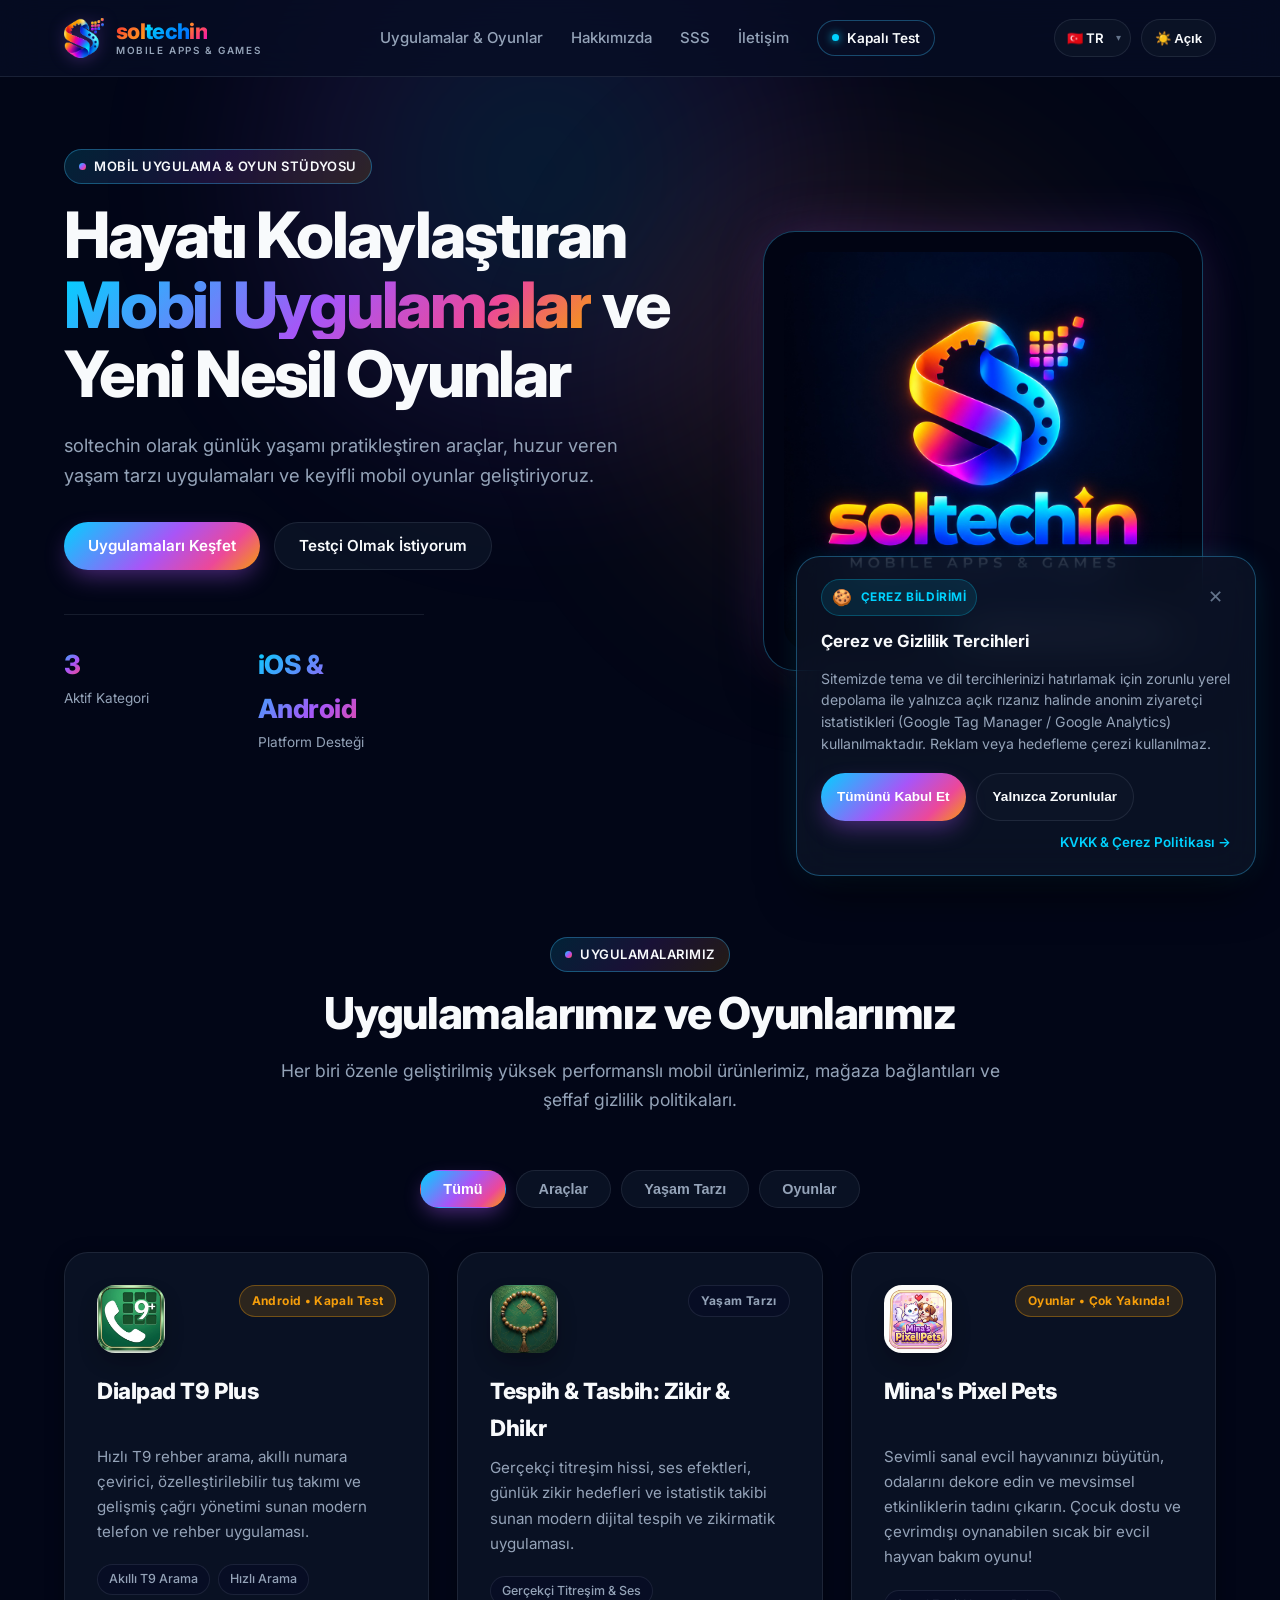
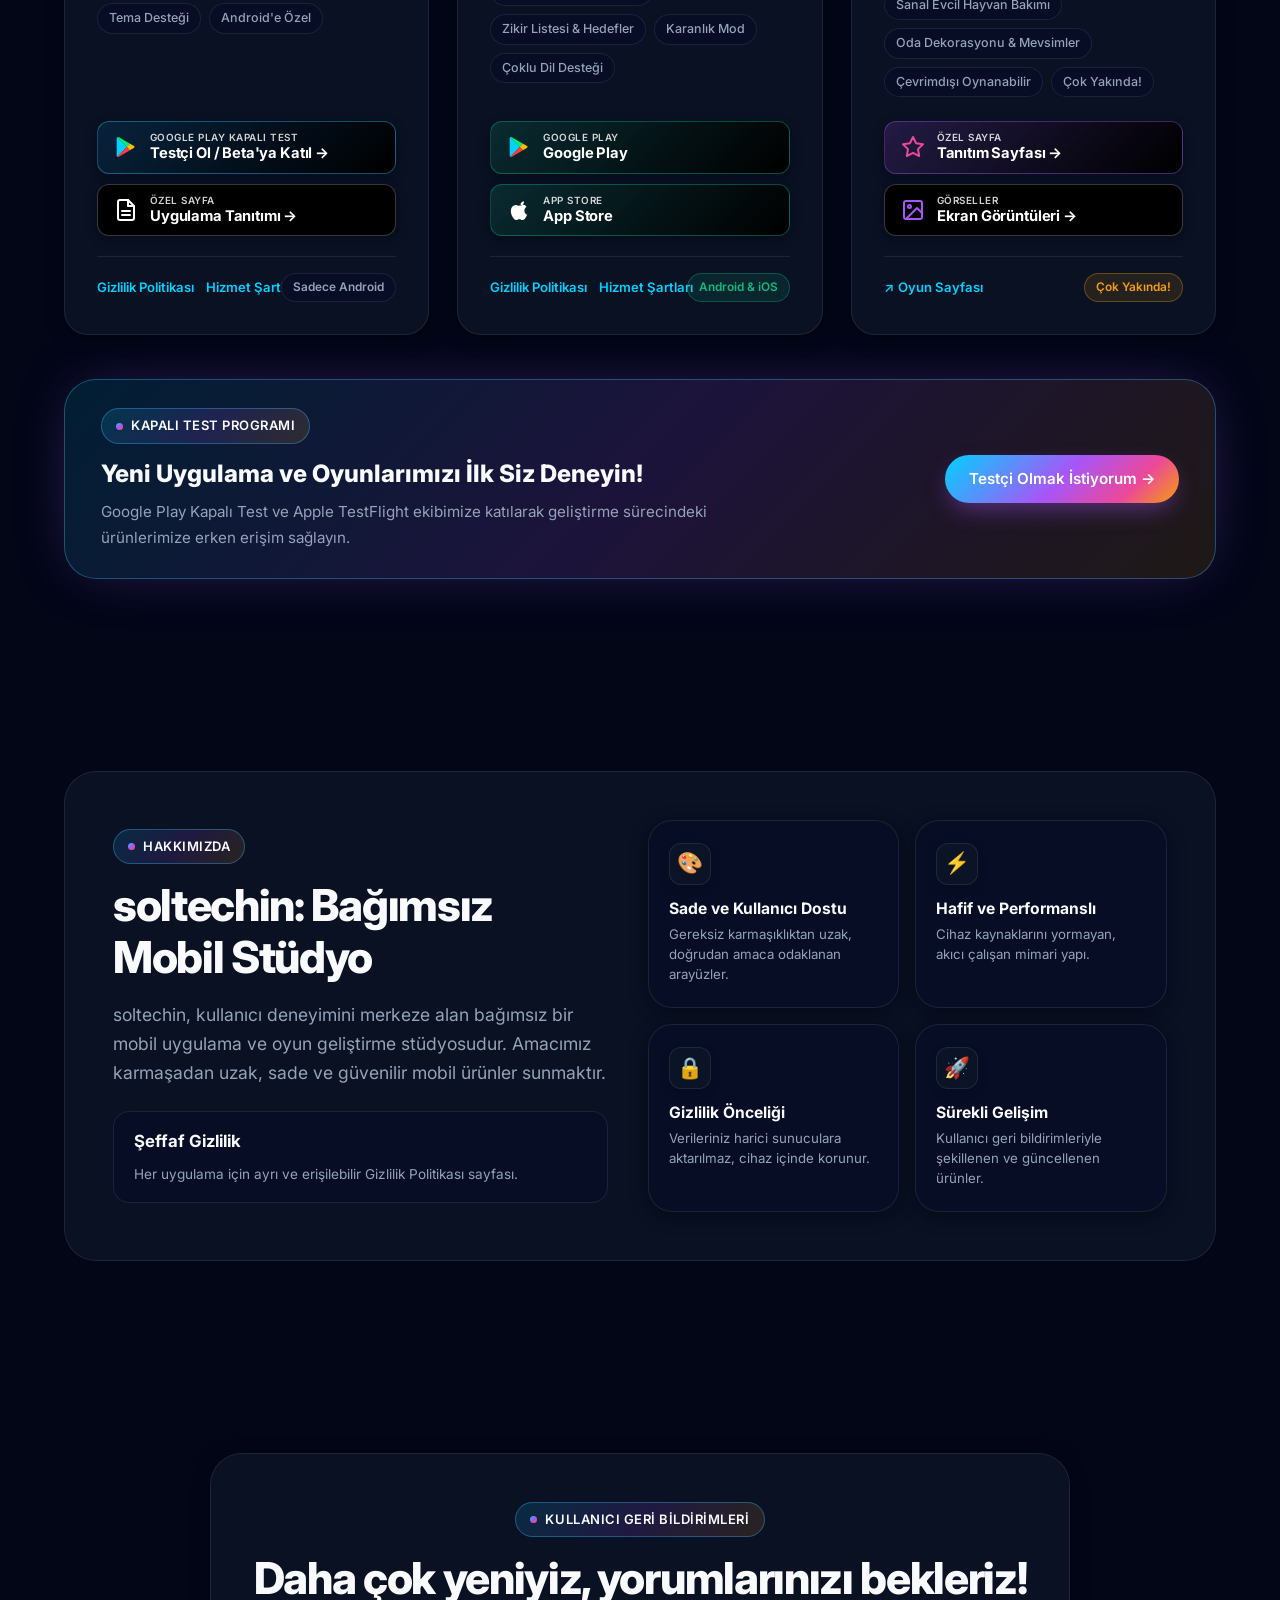
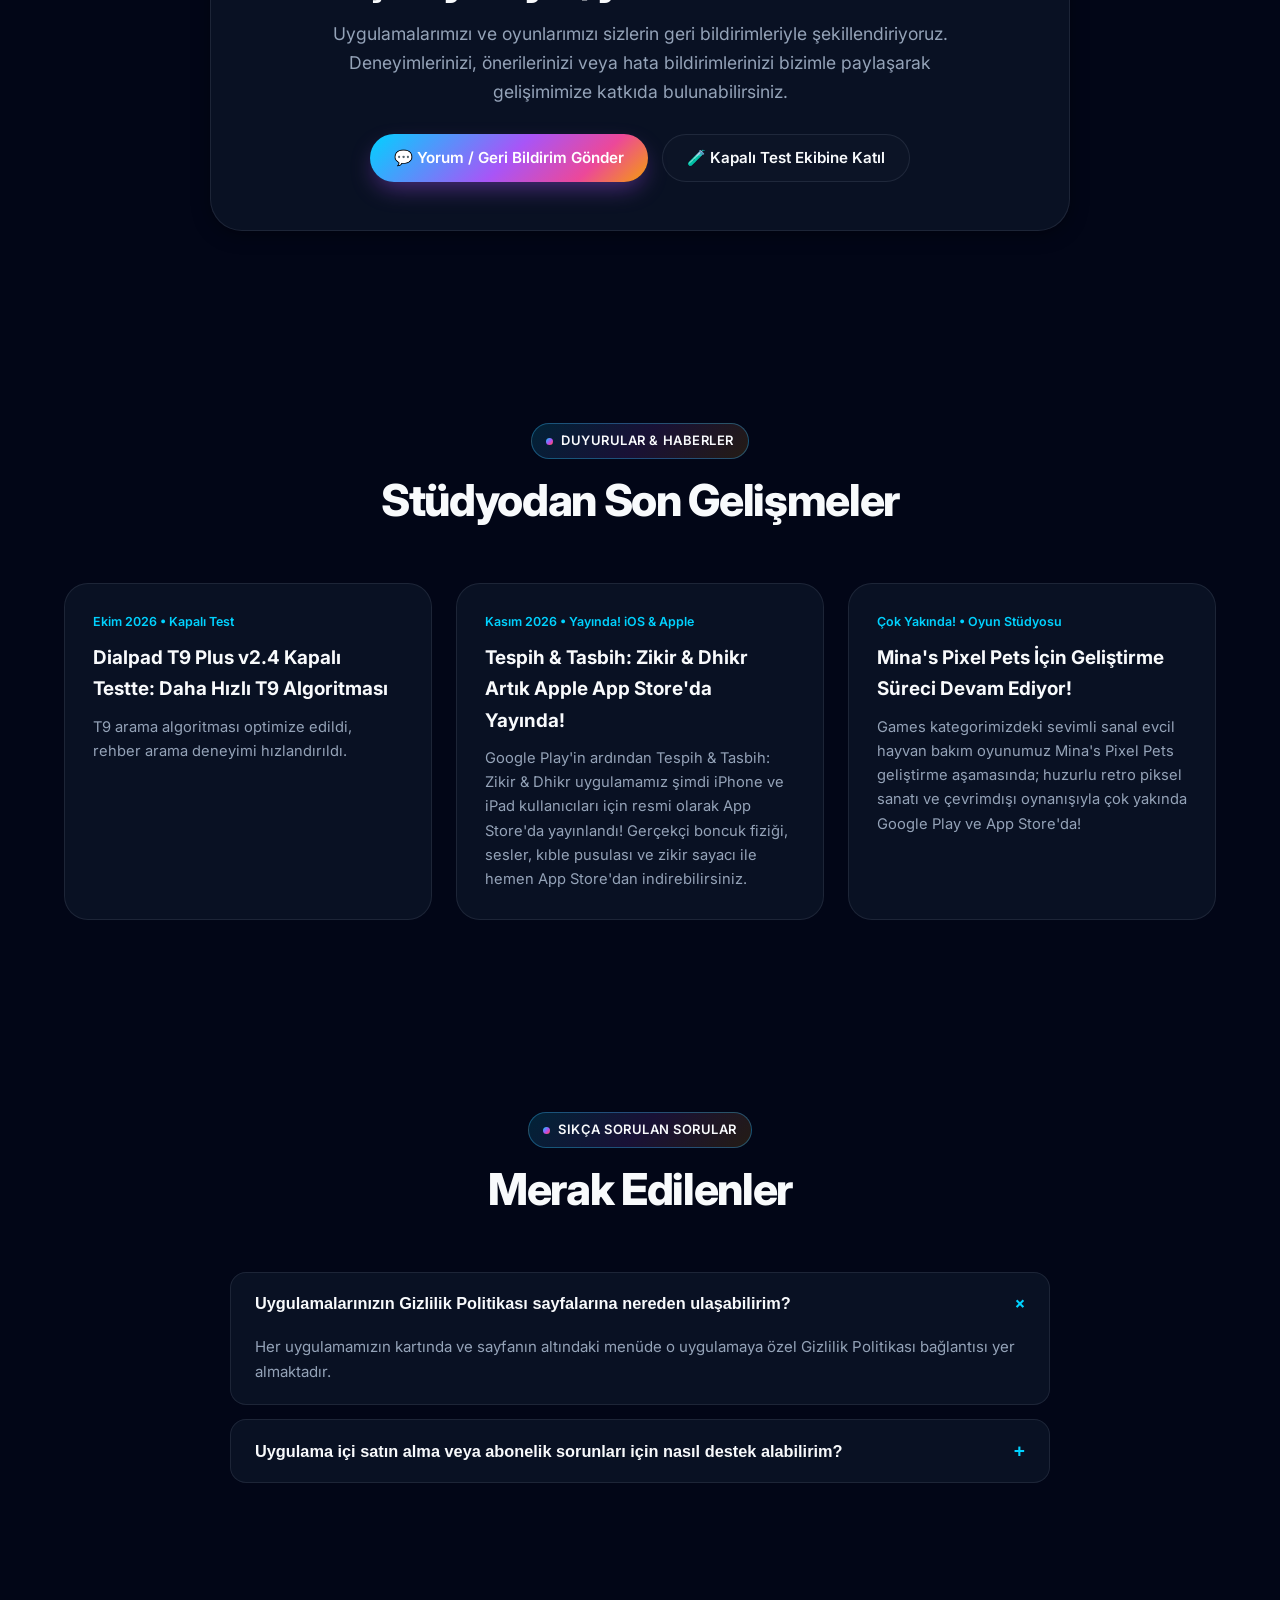
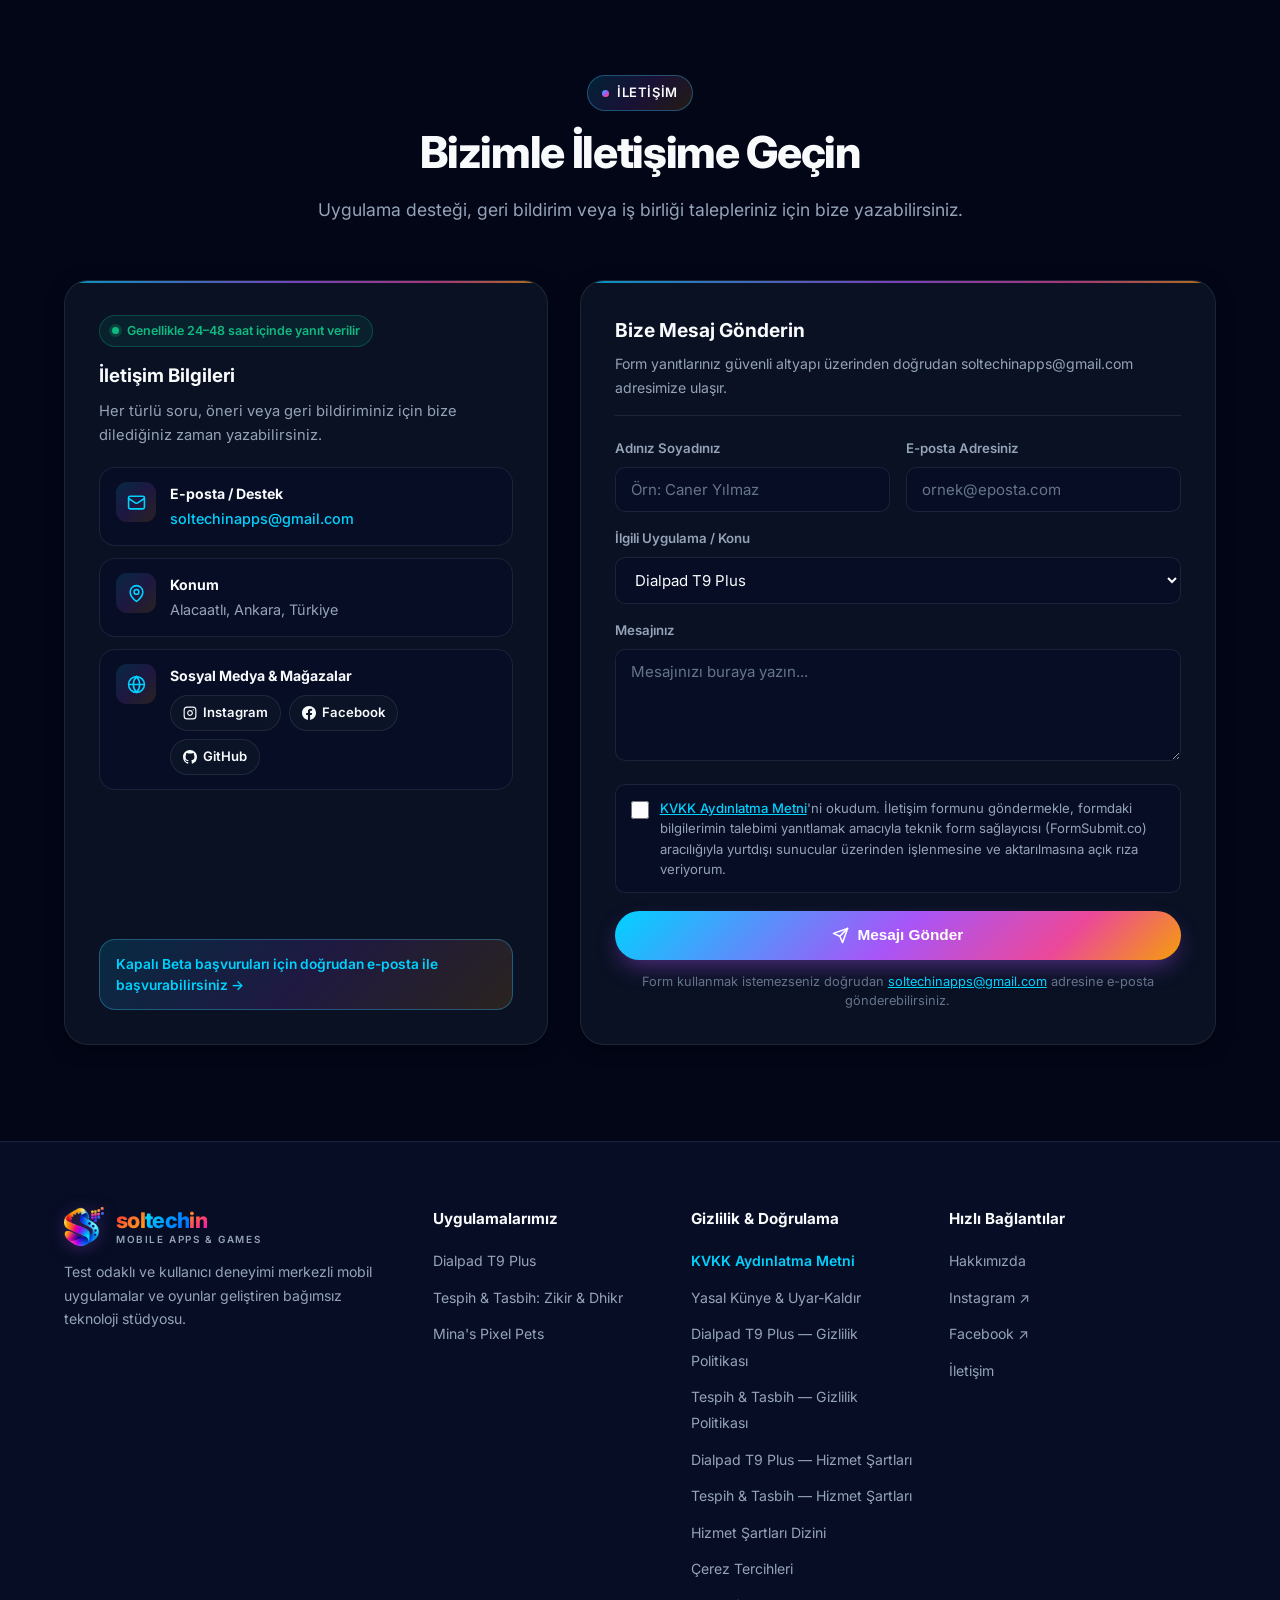
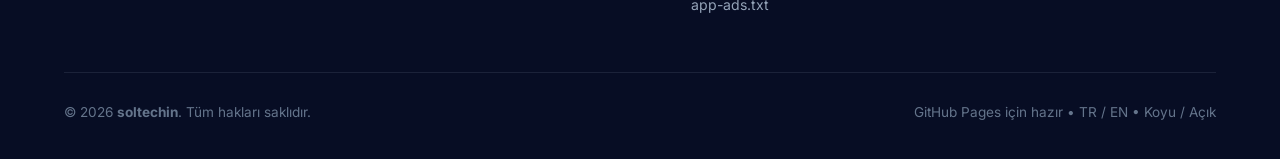
<file: index.html>
<!DOCTYPE html>
<html lang="tr" data-theme="dark">
<head>
  <!-- Google Consent Mode v2 + Google Tag Manager -->
  <script>
    window.dataLayer = window.dataLayer || [];
    function gtag(){dataLayer.push(arguments);}
    (function() {
      var analyticsGranted = false;
      try {
        analyticsGranted = localStorage.getItem('soltechin_cookie_consent') === 'all';
      } catch (e) {}
      gtag('consent', 'default', {
        'ad_storage': 'denied',
        'ad_user_data': 'denied',
        'ad_personalization': 'denied',
        'analytics_storage': analyticsGranted ? 'granted' : 'denied',
        'wait_for_update': 500
      });
    })();
    gtag('js', new Date());
  </script>
  <script async src="https://www.googletagmanager.com/gtm.js?id=GTM-N96SBWG2"></script>
  <meta name="google-site-verification" content="Hm6sdgpVbzs0E8lmsZ9-DydbkFanm_SZz1u7_OBSzvU" />
  <meta charset="UTF-8" />
  <meta name="viewport" content="width=device-width, initial-scale=1.0" />
  <title>soltechin — Mobile Apps & Games</title>
  <meta name="description" content="soltechin — Mobile Apps & Games Studio. Creators of Dialpad T9 Plus, Tespih & Tasbih: Zikir & Dhikr, and upcoming mobile games." />
  <link rel="icon" type="image/png" href="assets/img/favicon.png" />
  <link rel="preconnect" href="https://fonts.googleapis.com" />
  <link rel="preconnect" href="https://fonts.gstatic.com" crossorigin />
  <link href="https://fonts.googleapis.com/css2?family=Inter:wght@400;500;600;700;800&display=swap" rel="stylesheet" />
  <link rel="stylesheet" href="assets/css/style.css?v=11" />
</head>
<body>
  <div class="ambient-glow"></div>

  <!-- ==================== NAVBAR ==================== -->
  <header class="navbar">
    <div class="container navbar-inner">
      <a href="index.html" class="brand-logo">
        <img src="assets/img/logo-icon.png" alt="soltechin Logo" />
        <div class="brand-wordmark">
          <div class="brand-name"><span class="brand-sol">sol</span><span class="brand-tech">tech</span><span class="brand-in">in</span></div>
          <div class="brand-tagline">MOBILE APPS &amp; GAMES</div>
        </div>
      </a>

      <nav class="nav-links" id="navLinks">
        <a href="#apps" data-i18n="nav.apps">Uygulamalar &amp; Oyunlar</a>
        <a href="#about" data-i18n="nav.about">Hakkımızda</a>
        <a href="#faq" data-i18n="nav.faq">SSS</a>
        <a href="#contact" data-i18n="nav.contact">İletişim</a>
        <a href="beta-test.html" class="nav-beta-link">
          <span class="beta-dot"></span>
          <span data-i18n="nav.beta">Kapalı Test</span>
        </a>
      </nav>

      <div class="nav-actions">
        <div class="lang-select-wrapper">
          <select id="langSelect" class="lang-select" aria-label="Dil / Language">
            <option value="tr">🇹🇷 TR</option>
            <option value="en">🇬🇧 EN</option>
          </select>
          <span class="lang-select-arrow" aria-hidden="true">▾</span>
        </div>
        <button class="control-btn" id="themeToggle" aria-label="Açık Temaya Geç" title="Açık Tema">☀️ Açık</button>
        <button class="mobile-menu-btn" id="mobileMenuBtn" aria-label="Menu">☰</button>
      </div>
    </div>
  </header>

  <!-- ==================== HERO ==================== -->
  <section class="hero">
    <div class="container hero-grid">
      <div>
        <div class="section-badge">
          <span class="dot"></span>
          <span data-i18n="hero.badge">MOBILE APPS &amp; GAMES STUDIO</span>
        </div>
        <h1 class="hero-title">
          <span data-i18n="hero.title.1">Hayatı Kolaylaştıran </span>
          <span class="gradient-text" data-i18n="hero.title.gradient">Mobil Uygulamalar</span>
          <span data-i18n="hero.title.2"> ve Yeni Nesil Oyunlar</span>
        </h1>
        <p class="hero-desc" data-i18n="hero.desc">
          soltechin olarak günlük yaşamı pratikleştiren araçlar, huzur veren yaşam tarzı uygulamaları ve keyifli mobil oyunlar geliştiriyoruz.
        </p>
        <div class="hero-cta">
          <a href="#apps" class="btn btn-primary" data-i18n="hero.cta.explore">Uygulamaları Keşfet</a>
          <a href="beta-test.html" class="btn btn-secondary" data-i18n="hero.cta.beta">Testçi Olmak İstiyorum</a>
        </div>

        <div class="hero-stats">
          <div class="stat-item">
            <h4 class="gradient-text">3</h4>
            <p data-i18n="hero.stat.1">Aktif Kategori</p>
          </div>
          <div class="stat-item">
            <h4 class="gradient-text">iOS &amp; Android</h4>
            <p data-i18n="hero.stat.2">Platform Desteği</p>
          </div>
        </div>
      </div>

      <div class="hero-visual">
        <div class="logo-showcase-card">
          <img
            id="heroLogoImg"
            data-asset-prefix=""
            src="assets/img/logo-dark.jpg"
            alt="soltechin — Mobile Apps & Games"
          />
          <div class="floating-pill">
            <span class="status-dot"></span>
            <span data-i18n="hero.pill">Google Play &amp; App Store'da Canlı</span>
          </div>
        </div>
      </div>
    </div>
  </section>

  <!-- ==================== APPS SHOWCASE ==================== -->
  <section id="apps">
    <div class="container">
      <div class="section-header">
        <div class="section-badge">
          <span class="dot"></span>
          <span data-i18n="apps.badge">PORTFOLYOMUZ</span>
        </div>
        <h2 class="section-title" data-i18n="apps.title">Uygulamalarımız ve Oyunlarımız</h2>
        <p class="section-subtitle" data-i18n="apps.subtitle">
          Her biri özenle geliştirilmiş yüksek performanslı mobil ürünlerimiz, mağaza bağlantıları ve şeffaf gizlilik politikaları.
        </p>
      </div>

      <!-- Category Filter Tabs -->
      <div class="category-tabs">
        <button class="tab-btn active" data-filter="all" data-i18n="apps.tab.all">Tümü</button>
        <button class="tab-btn" data-filter="utilities" data-i18n="apps.tab.utilities">Araçlar</button>
        <button class="tab-btn" data-filter="lifestyle" data-i18n="apps.tab.lifestyle">Yaşam Tarzı</button>
        <button class="tab-btn" data-filter="games" data-i18n="apps.tab.games">Oyunlar</button>
      </div>

      <!-- Apps Grid -->
      <div class="apps-grid">
        <!-- 1. Utilities: Dialpad T9 Plus (Android Only - Closed Beta) -->
        <article class="app-card" data-category="utilities">
          <div>
            <div class="app-card-top">
              <a href="apps/dialpad-t9-plus/index.html" class="app-icon-box" title="Dialpad T9 Plus">
                <img src="assets/img/icon-dialpad.png" alt="Dialpad T9 Plus Logo" width="64" height="64" />
              </a>
              <span class="app-category-tag coming-soon" data-i18n="app.dialpad.tag">Android • Kapalı Test</span>
            </div>
            <h3 class="app-title"><a href="apps/dialpad-t9-plus/index.html" style="color: inherit; text-decoration: none;">Dialpad T9 Plus</a></h3>
            <p class="app-desc" data-i18n="app.dialpad.desc">
              Hızlı T9 rehber arama, akıllı numara çevirici, özelleştirilebilir tuş takımı ve gelişmiş çağrı yönetimi sunan modern telefon/rehber uygulaması.
            </p>
            <div class="app-features-list">
              <span class="feature-chip" data-i18n="app.dialpad.f1">Akıllı T9 Arama</span>
              <span class="feature-chip" data-i18n="app.dialpad.f2">Hızlı Arama</span>
              <span class="feature-chip" data-i18n="app.dialpad.f3">Tema Desteği</span>
              <span class="feature-chip" data-i18n="app.dialpad.f4">Android'e Özel</span>
            </div>
          </div>

          <div>
            <div class="store-buttons">
              <a href="beta-test.html?app=dialpad&platform=android" class="store-badge badge-accent-cyan">
                <svg viewBox="0 0 24 24" aria-hidden="true">
                  <path fill="#00d2ff" d="M3.2 2.2c-.3.3-.5.8-.5 1.4v16.8c0 .6.2 1.1.5 1.4l.1.1L12.7 12v-.2L3.2 2.2z"/>
                  <path fill="#ffbc00" d="M15.9 15.3L12.7 12v-.2l3.2-3.2.1.1 3.7 2.1c1.1.6 1.1 1.6 0 2.2l-3.8 2.3z"/>
                  <path fill="#ff3a44" d="M16 15.2L12.7 12 3.2 21.8c.4.4 1 .4 1.7 0l11.1-6.6z"/>
                  <path fill="#00f076" d="M16 8.8L4.9 2.2c-.7-.4-1.3-.4-1.7 0L12.7 12 16 8.8z"/>
                </svg>
                <div class="store-badge-text">
                  <span class="store-badge-sub" data-i18n="app.dialpad.beta_sub">GOOGLE PLAY KAPALI TEST</span>
                  <span class="store-badge-main" data-i18n="app.dialpad.beta_main">Testçi Ol / Beta'ya Katıl →</span>
                </div>
              </a>
              <a href="apps/dialpad-t9-plus/index.html" class="store-badge">
                <svg width="22" height="22" viewBox="0 0 24 24" fill="none" stroke="currentColor" stroke-width="2" stroke-linecap="round" stroke-linejoin="round" aria-hidden="true">
                  <path d="M14 2H6a2 2 0 0 0-2 2v16a2 2 0 0 0 2 2h12a2 2 0 0 0 2-2V8z"></path>
                  <polyline points="14 2 14 8 20 8"></polyline>
                  <line x1="16" y1="13" x2="8" y2="13"></line>
                  <line x1="16" y1="17" x2="8" y2="17"></line>
                </svg>
                <div class="store-badge-text">
                  <span class="store-badge-sub" data-i18n="app.dialpad.details_sub">ÖZEL SAYFA</span>
                  <span class="store-badge-main" data-i18n="app.dialpad.details_main">Uygulama Tanıtımı →</span>
                </div>
              </a>
            </div>
            <div class="app-card-footer">
              <div class="app-meta-links">
                <a href="https://soltechin.github.io/privacy-policies/dialt9plus/">
                  <span data-i18n="app.link.privacy">Gizlilik Politikası</span>
                </a>
                <a href="terms/dialpad-t9-plus/index.html">
                  <span data-i18n="app.link.terms">Hizmet Şartları</span>
                </a>
              </div>
              <span class="bundle-badge badge-cyan" data-i18n="app.dialpad.badge">Sadece Android</span>
            </div>
          </div>
        </article>

        <!-- 2. Lifestyle: Tespih & Tasbih: Zikir & Dhikr (Google Play Live, Apple App Store Live) -->
        <article class="app-card" data-category="lifestyle">
          <div>
            <div class="app-card-top">
              <a href="apps/tespih-tasbih/index.html" class="app-icon-box" title="Tespih &amp; Tasbih">
                <img src="assets/img/icon-tespih.png" alt="Tespih &amp; Tasbih: Zikir &amp; Dhikr Logo" width="64" height="64" />
              </a>
              <span class="app-category-tag" data-i18n="app.tespih.cat">Yaşam Tarzı</span>
            </div>
            <h3 class="app-title"><a href="apps/tespih-tasbih/index.html" style="color: inherit; text-decoration: none;">Tespih &amp; Tasbih: Zikir &amp; Dhikr</a></h3>
            <p class="app-desc" data-i18n="app.tespih.desc">
              Gerçekçi titreşim hissi, ses efektleri, günlük zikir hedefleri ve istatistik takibi sunan modern dijital tespih ve zikirmatik uygulaması.
            </p>
            <div class="app-features-list">
              <span class="feature-chip" data-i18n="app.tespih.f1">Gerçekçi Titreşim &amp; Ses</span>
              <span class="feature-chip" data-i18n="app.tespih.f2">Zikir Listesi &amp; Hedefler</span>
              <span class="feature-chip" data-i18n="app.tespih.f3">Karanlık Mod</span>
              <span class="feature-chip" data-i18n="app.tespih.f4">Çoklu Dil Desteği</span>
            </div>
          </div>

          <div>
            <div class="store-buttons">
              <a href="https://play.google.com/store/apps/details?id=com.soltechin.tespih" target="_blank" rel="noopener" class="store-badge badge-accent-green">
                <svg viewBox="0 0 24 24" aria-hidden="true">
                  <path fill="#00d2ff" d="M3.2 2.2c-.3.3-.5.8-.5 1.4v16.8c0 .6.2 1.1.5 1.4l.1.1L12.7 12v-.2L3.2 2.2z"/>
                  <path fill="#ffbc00" d="M15.9 15.3L12.7 12v-.2l3.2-3.2.1.1 3.7 2.1c1.1.6 1.1 1.6 0 2.2l-3.8 2.3z"/>
                  <path fill="#ff3a44" d="M16 15.2L12.7 12 3.2 21.8c.4.4 1 .4 1.7 0l11.1-6.6z"/>
                  <path fill="#00f076" d="M16 8.8L4.9 2.2c-.7-.4-1.3-.4-1.7 0L12.7 12 16 8.8z"/>
                </svg>
                <div class="store-badge-text">
                  <span class="store-badge-sub" data-i18n="app.badge.get_it_on">GOOGLE PLAY</span>
                  <span class="store-badge-main">Google Play</span>
                </div>
              </a>
              <a href="https://apps.apple.com/us/app/tespih-tasbih-zikir-dhikr/id6826373879" target="_blank" rel="noopener" class="store-badge badge-accent-green">
                <svg viewBox="0 0 24 24" fill="#ffffff" aria-hidden="true">
                  <path d="M18.71 19.5c-.83 1.24-1.71 2.45-3.05 2.47-1.34.03-1.77-.79-3.29-.79-1.53 0-2 .77-3.27.82-1.31.05-2.3-1.32-3.14-2.53C4.25 17 2.94 12.45 4.7 9.39c.87-1.52 2.43-2.48 4.12-2.51 1.28-.02 2.5.87 3.29.87.78 0 2.26-1.07 3.81-.91.65.03 2.47.26 3.64 1.98-.09.06-2.17 1.28-2.15 3.81.03 3.02 2.65 4.03 2.68 4.04-.03.07-.42 1.44-1.38 2.83M15.96 6.33c.67-.81 1.12-1.94 1-3.08-.96.04-2.13.64-2.82 1.45-.61.7-.15 1.86-1.01 2.98 1.08.08 2.16-.54 2.83-1.35"/>
                </svg>
                <div class="store-badge-text">
                  <span class="store-badge-sub" data-i18n="app.badge.app_store">APP STORE</span>
                  <span class="store-badge-main" data-i18n="app.btn.appstore">App Store</span>
                </div>
              </a>
            </div>
            <div class="app-card-footer">
              <div class="app-meta-links">
                <a href="https://soltechin.github.io/privacy-policies/">
                  <span data-i18n="app.link.privacy">Gizlilik Politikası</span>
                </a>
                <a href="terms/tespih-tasbih/index.html">
                  <span data-i18n="app.link.terms">Hizmet Şartları</span>
                </a>
              </div>
              <span class="bundle-badge badge-green" data-i18n="app.tespih.badge">Android &amp; iOS</span>
            </div>
          </div>
        </article>

        <!-- 3. Games: Mina's Pixel Pets (Coming Soon Page) -->
        <article class="app-card" data-category="games">
          <div>
            <div class="app-card-top">
              <a href="apps/minaspixelpets/index.html" class="app-icon-box" title="Mina's Pixel Pets">
                <img src="assets/img/icon-minaspixelpets.png" alt="Mina's Pixel Pets Logo" width="64" height="64" />
              </a>
              <span class="app-category-tag coming-soon" data-i18n="app.games.cat">Oyunlar • Çok Yakında!</span>
            </div>
            <h3 class="app-title"><a href="apps/minaspixelpets/index.html" style="color: inherit; text-decoration: none;" data-i18n="app.games.title">Mina's Pixel Pets</a></h3>
            <p class="app-desc" data-i18n="app.games.desc">
              Sevimli sanal evcil hayvanınızı büyütün, odalarını dekore edin ve mevsimsel etkinliklerin tadını çıkarın. Çocuk dostu ve çevrimdışı oynanabilen sıcak bir evcil hayvan bakım oyunu!
            </p>
            <div class="app-features-list">
              <span class="feature-chip" data-i18n="app.games.f1">Sanal Evcil Hayvan Bakımı</span>
              <span class="feature-chip" data-i18n="app.games.f2">Oda Dekorasyonu &amp; Mevsimler</span>
              <span class="feature-chip" data-i18n="app.games.f3">Çevrimdışı Oynanabilir</span>
              <span class="feature-chip" data-i18n="app.games.f4">Çok Yakında!</span>
            </div>
          </div>

          <div>
            <div class="store-buttons">
              <a href="apps/minaspixelpets/index.html" class="store-badge badge-accent-purple">
                <svg width="22" height="22" viewBox="0 0 24 24" fill="none" stroke="#ec4899" stroke-width="2" stroke-linecap="round" stroke-linejoin="round" aria-hidden="true">
                  <polygon points="12 2 15.09 8.26 22 9.27 17 14.14 18.18 21.02 12 17.77 5.82 21.02 7 14.14 2 9.27 8.91 8.26 12 2"></polygon>
                </svg>
                <div class="store-badge-text">
                  <span class="store-badge-sub" data-i18n="app.games.special_sub">ÖZEL SAYFA</span>
                  <span class="store-badge-main" data-i18n="app.games.special_main">Tanıtım Sayfası →</span>
                </div>
              </a>
              <a href="apps/minaspixelpets/index.html#preview" class="store-badge">
                <svg width="22" height="22" viewBox="0 0 24 24" fill="none" stroke="#a855f7" stroke-width="2" stroke-linecap="round" stroke-linejoin="round" aria-hidden="true">
                  <rect x="3" y="3" width="18" height="18" rx="2" ry="2"></rect>
                  <circle cx="8.5" cy="8.5" r="1.5"></circle>
                  <polyline points="21 15 16 10 5 21"></polyline>
                </svg>
                <div class="store-badge-text">
                  <span class="store-badge-sub" data-i18n="app.games.preview_sub">GÖRSELLER</span>
                  <span class="store-badge-main" data-i18n="app.games.preview_main">Ekran Görüntüleri →</span>
                </div>
              </a>
            </div>
            <div class="app-card-footer">
              <div class="app-meta-links">
                <a href="apps/minaspixelpets/index.html">
                  <span>↗</span> <span data-i18n="app.games.details_link">Oyun Sayfası</span>
                </a>
              </div>
              <span class="bundle-badge badge-amber" data-i18n="app.games.badge">Çok Yakında!</span>
            </div>
          </div>
        </article>
      </div>

      <!-- Clean Closed Beta Recruitment Banner -->
      <div class="beta-banner">
        <div style="max-width: 680px;">
          <div class="section-badge" style="margin-bottom: 10px;">
            <span class="dot"></span>
            <span data-i18n="beta.banner.badge">KAPALI TEST PROGRAMI</span>
          </div>
          <h3 style="font-size: 1.5rem; font-weight: 800; margin-bottom: 6px;" data-i18n="beta.banner.title">
            Yeni Uygulama ve Oyunlarımızı İlk Siz Deneyin!
          </h3>
          <p style="color: var(--text-secondary); font-size: 0.95rem;" data-i18n="beta.banner.desc">
            Google Play Kapalı Test ve Apple TestFlight ekibimize katılarak geliştirme sürecindeki ürünlerimize erken erişim sağlayın.
          </p>
        </div>
        <a href="beta-test.html" class="btn btn-primary" data-i18n="beta.banner.btn">
          Testçi Olmak İstiyorum →
        </a>
      </div>
    </div>
  </section>

  <!-- ==================== ABOUT & STUDIO PRINCIPLES ==================== -->
  <section id="about">
    <div class="container">
      <div class="about-box">
        <div>
          <div class="section-badge">
            <span class="dot"></span>
            <span data-i18n="about.badge">HAKKIMIZDA</span>
          </div>
          <h2 class="section-title" data-i18n="about.title">soltechin: Bağımsız Mobil Stüdyo</h2>
          <p class="section-subtitle" data-i18n="about.p1">
            soltechin, kullanıcı deneyimini merkeze alan bağımsız bir mobil uygulama ve oyun geliştirme stüdyosudur. Amacımız karmaşadan uzak, sade ve güvenilir mobil ürünler sunmaktır.
          </p>

          <div class="about-highlights">
            <div class="highlight-item">
              <strong data-i18n="about.h2.title">Şeffaf Gizlilik</strong>
              <span data-i18n="about.h2.desc">Her uygulama için ayrı ve erişilebilir Gizlilik Politikası sayfası.</span>
            </div>
          </div>
        </div>

        <!-- 2x2 Bento Grid: Design & Quality Principles -->
        <div class="bento-principles">
          <div class="bento-card bento-card-1">
            <div class="bento-icon-glow">🎨</div>
            <h4 data-i18n="about.b1.title">Sade ve Kullanıcı Dostu</h4>
            <p data-i18n="about.b1.desc">Gereksiz karmaşıklıktan uzak, doğrudan amaca odaklanan arayüzler.</p>
          </div>

          <div class="bento-card bento-card-2">
            <div class="bento-icon-glow">⚡</div>
            <h4 data-i18n="about.b2.title">Hafif ve Performanslı</h4>
            <p data-i18n="about.b2.desc">Cihaz kaynaklarını yormayan, akıcı çalışan mimari yapı.</p>
          </div>

          <div class="bento-card bento-card-3">
            <div class="bento-icon-glow">🔒</div>
            <h4 data-i18n="about.b3.title">Gizlilik Önceliği</h4>
            <p data-i18n="about.b3.desc">Verileriniz harici sunuculara aktarılmaz, cihaz içinde korunur.</p>
          </div>

          <div class="bento-card bento-card-4">
            <div class="bento-icon-glow">🚀</div>
            <h4 data-i18n="about.b4.title">Sürekli Gelişim</h4>
            <p data-i18n="about.b4.desc">Kullanıcı geri bildirimleriyle şekillenen ve güncellenen ürünler.</p>
          </div>
        </div>
      </div>
    </div>
  </section>

  <!-- ==================== USER REVIEWS / FEEDBACK ==================== -->
  <section id="reviews">
    <div class="container">
      <div class="review-welcome-card" style="max-width: 860px; margin: 0 auto; text-align: center; padding: 48px 32px; border-radius: var(--radius-xl); background: var(--bg-card); border: 1px solid var(--border-color); box-shadow: var(--shadow-sm);">
        <div class="section-badge" style="margin-bottom: 16px;">
          <span class="dot"></span>
          <span data-i18n="reviews.badge">KULLANICI GERİ BİLDİRİMLERİ</span>
        </div>
        <h2 class="section-title" style="margin-bottom: 14px;" data-i18n="reviews.title">
          Daha çok yeniyiz, yorumlarınızı bekleriz!
        </h2>
        <p class="section-subtitle" style="max-width: 620px; margin: 0 auto 28px;" data-i18n="reviews.subtitle">
          Uygulamalarımızı ve oyunlarımızı sizlerin geri bildirimleriyle şekillendiriyoruz. Deneyimlerinizi, önerilerinizi veya hata bildirimlerinizi bizimle paylaşarak gelişimimize katkıda bulunabilirsiniz.
        </p>
        <div class="review-actions-row" style="display: flex; gap: 14px; justify-content: center; flex-wrap: wrap;">
          <a href="#contact" class="btn btn-primary" data-i18n="reviews.cta.feedback">
            💬 Yorum / Geri Bildirim Gönder
          </a>
          <a href="beta-test.html" class="btn btn-secondary" data-i18n="reviews.cta.beta">
            🧪 Kapalı Test Ekibine Katıl
          </a>
        </div>
      </div>
    </div>
  </section>

  <!-- ==================== BLOG / NEWS ==================== -->
  <section id="blog">
    <div class="container">
      <div class="section-header">
        <div class="section-badge">
          <span class="dot"></span>
          <span data-i18n="blog.badge">DUYURULAR &amp; HABERLER</span>
        </div>
        <h2 class="section-title" data-i18n="blog.title">Stüdyodan Son Gelişmeler</h2>
      </div>

      <div class="blog-grid">
        <article class="blog-card">
          <span class="blog-date" data-i18n="blog.b1.date">Ekim 2026 • Kapalı Test</span>
          <h3 data-i18n="blog.b1.title">Dialpad T9 Plus v2.4 Kapalı Testte: Daha Hızlı T9 Algoritması</h3>
          <p data-i18n="blog.b1.desc">
            Yeni sürümle birlikte rehber indeksleme hızı %40 artırıldı ve yeni koyu tema seçenekleri eklendi.
          </p>
        </article>

        <article class="blog-card">
          <span class="blog-date" data-i18n="blog.b2.date">Kasım 2026 • Yayında! iOS &amp; Apple</span>
          <h3 data-i18n="blog.b2.title">Tespih &amp; Tasbih: Zikir &amp; Dhikr Artık Apple App Store'da Yayında!</h3>
          <p data-i18n="blog.b2.desc">
            Google Play'in ardından Tespih &amp; Tasbih: Zikir &amp; Dhikr uygulamamız şimdi iPhone ve iPad kullanıcıları için resmi olarak App Store'da yayınlandı! Gerçekçi boncuk fiziği, sesler, kıble pusulası ve zikir sayacı ile hemen App Store'dan indirebilirsiniz.
          </p>
        </article>

        <article class="blog-card">
          <span class="blog-date" data-i18n="blog.b3.date">Çok Yakında! • Oyun Stüdyosu</span>
          <h3 data-i18n="blog.b3.title">Mina's Pixel Pets İçin Geliştirme Süreci Devam Ediyor!</h3>
          <p data-i18n="blog.b3.desc">
            Games kategorimizdeki sevimli sanal evcil hayvan bakım oyunumuz Mina's Pixel Pets geliştirme aşamasında; huzurlu retro piksel sanatı ve çevrimdışı oynanışıyla çok yakında Google Play ve App Store'da!
          </p>
        </article>
      </div>
    </div>
  </section>

  <!-- ==================== FAQ ==================== -->
  <section id="faq">
    <div class="container">
      <div class="section-header">
        <div class="section-badge">
          <span class="dot"></span>
          <span data-i18n="faq.badge">SIKÇA SORULAN SORULAR</span>
        </div>
        <h2 class="section-title" data-i18n="faq.title">Merak Edilenler</h2>
      </div>

      <div class="faq-list">
        <div class="faq-item open">
          <button class="faq-question">
            <span data-i18n="faq.q1">Uygulamalarınızın Gizlilik Politikası sayfalarına nereden ulaşabilirim?</span>
            <span class="faq-icon">+</span>
          </button>
          <div class="faq-answer" data-i18n="faq.a1">
            Her uygulamamızın kartında ve sayfanın altındaki menüde o uygulamaya özel Gizlilik Politikası bağlantısı yer almaktadır.
          </div>
        </div>

        <div class="faq-item">
          <button class="faq-question">
            <span data-i18n="faq.q2">Uygulama içi satın alma veya abonelik sorunları için nasıl destek alabilirim?</span>
            <span class="faq-icon">+</span>
          </button>
          <div class="faq-answer" data-i18n="faq.a2">
            İletişim bölümündeki formdan veya doğrudan soltechinapps@gmail.com e-posta adresimizden bize ulaşabilirsiniz.
          </div>
        </div>
      </div>
    </div>
  </section>

  <!-- ==================== CONTACT ==================== -->
  <section id="contact">
    <div class="container">
      <div class="section-header">
        <div class="section-badge">
          <span class="dot"></span>
          <span data-i18n="contact.badge">İLETİŞİM</span>
        </div>
        <h2 class="section-title" data-i18n="contact.title">Bizimle İletişime Geçin</h2>
        <p class="section-subtitle" data-i18n="contact.subtitle">
          Uygulama desteği, geri bildirim veya iş birliği talepleriniz için bize yazabilirsiniz.
        </p>
      </div>

      <div class="contact-grid">
        <div class="contact-info-card">
          <div>
            <div class="contact-status-pill">
              <span class="status-dot"></span>
              <span data-i18n="contact.info.response">Genellikle 24–48 saat içinde yanıt verilir</span>
            </div>
            <h3 data-i18n="contact.info.title">İletişim Bilgileri</h3>
            <p style="color: var(--text-secondary); font-size: 0.92rem; margin-top: 8px; line-height: 1.6;" data-i18n="contact.info.desc">
              Her türlü soru, öneri veya geri bildiriminiz için bize dilediğiniz zaman yazabilirsiniz.
            </p>

            <div class="contact-methods-list">
              <div class="contact-method">
                <div class="contact-method-icon" aria-hidden="true">
                  <svg width="19" height="19" viewBox="0 0 24 24" fill="none" stroke="currentColor" stroke-width="2" stroke-linecap="round" stroke-linejoin="round">
                    <rect x="2" y="4" width="20" height="16" rx="2"></rect>
                    <path d="m22 7-8.97 5.7a1.94 1.94 0 0 1-2.06 0L2 7"></path>
                  </svg>
                </div>
                <div>
                  <strong data-i18n="contact.info.email">E-posta / Destek</strong>
                  <p style="color: var(--text-secondary); font-size: 0.9rem;">
                    <a href="mailto:soltechinapps@gmail.com" style="color: var(--brand-cyan); text-decoration: none; font-weight: 500;">soltechinapps@gmail.com</a>
                  </p>
                </div>
              </div>

              <div class="contact-method">
                <div class="contact-method-icon" aria-hidden="true">
                  <svg width="19" height="19" viewBox="0 0 24 24" fill="none" stroke="currentColor" stroke-width="2" stroke-linecap="round" stroke-linejoin="round">
                    <path d="M20 10c0 6-8 12-8 12s-8-6-8-12a8 8 0 0 1 16 0Z"></path>
                    <circle cx="12" cy="10" r="3"></circle>
                  </svg>
                </div>
                <div>
                  <strong data-i18n="contact.location.title">Konum</strong>
                  <p style="color: var(--text-secondary); font-size: 0.9rem;" data-i18n="contact.location.val">Alacaatlı, Ankara, Türkiye</p>
                </div>
              </div>

              <div class="contact-method">
                <div class="contact-method-icon" aria-hidden="true">
                  <svg width="19" height="19" viewBox="0 0 24 24" fill="none" stroke="currentColor" stroke-width="2" stroke-linecap="round" stroke-linejoin="round">
                    <circle cx="12" cy="12" r="10"></circle>
                    <path d="M12 2a14.5 14.5 0 0 0 0 20 14.5 14.5 0 0 0 0-20"></path>
                    <path d="M2 12h20"></path>
                  </svg>
                </div>
                <div style="width: 100%;">
                  <strong data-i18n="contact.social.title">Sosyal Medya &amp; Mağazalar</strong>
                  <div class="social-links-list">
                    <a href="https://www.instagram.com/soltechinapps/" target="_blank" rel="noopener" class="social-pill-btn instagram-pill" title="Instagram: @soltechinapps">
                      <svg width="14" height="14" viewBox="0 0 24 24" fill="none" stroke="currentColor" stroke-width="2" stroke-linecap="round" stroke-linejoin="round" aria-hidden="true">
                        <rect x="2" y="2" width="20" height="20" rx="5" ry="5"></rect>
                        <path d="M16 11.37A4 4 0 1 1 12.63 8 4 4 0 0 1 16 11.37z"></path>
                        <line x1="17.5" y1="6.5" x2="17.51" y2="6.5"></line>
                      </svg>
                      <span>Instagram</span>
                    </a>
                    <a href="https://www.facebook.com/share/1H6FeoC8x4/" target="_blank" rel="noopener" class="social-pill-btn facebook-pill" title="Facebook">
                      <svg width="14" height="14" viewBox="0 0 24 24" fill="currentColor" aria-hidden="true">
                        <path d="M24 12.073c0-6.627-5.373-12-12-12s-12 5.373-12 12c0 5.99 4.388 10.954 10.125 11.854v-8.385H7.078v-3.47h3.047V9.43c0-3.007 1.792-4.669 4.533-4.669 1.312 0 2.686.235 2.686.235v2.953H15.83c-1.491 0-1.956.925-1.956 1.874v2.25h3.328l-.532 3.47h-2.796v8.385C19.612 23.027 24 18.062 24 12.073z"/>
                      </svg>
                      <span>Facebook</span>
                    </a>
                    <a href="https://github.com/soltechin" target="_blank" rel="noopener" class="social-pill-btn github-pill" title="GitHub">
                      <svg width="14" height="14" viewBox="0 0 24 24" fill="currentColor" aria-hidden="true">
                        <path d="M12 0C5.37 0 0 5.37 0 12c0 5.31 3.435 9.795 8.205 11.385.6.105.825-.255.825-.57 0-.285-.015-1.23-.015-2.235-3.015.555-3.795-.735-4.035-1.41-.135-.345-.72-1.41-1.23-1.695-.42-.225-1.02-.78-.015-.795.945-.015 1.62.87 1.845 1.23 1.08 1.815 2.805 1.305 3.495.99.105-.78.42-1.305.765-1.605-2.67-.3-5.46-1.335-5.46-5.925 0-1.305.465-2.385 1.23-3.225-.12-.3-.54-1.53.12-3.18 0 0 1.005-.315 3.3 1.23.96-.27 1.98-.405 3-.405s2.04.135 3 .405c2.295-1.56 3.3-1.23 3.3-1.23.66 1.65.24 2.88.12 3.18.765.84 1.23 1.905 1.23 3.225 0 4.605-2.805 5.625-5.475 5.925.435.375.81 1.095.81 2.22 0 1.605-.015 2.895-.015 3.3 0 .315.225.69.825.57A12.02 12.02 0 0 0 24 12c0-6.63-5.37-12-12-12z"/>
                      </svg>
                      <span>GitHub</span>
                    </a>
                  </div>
                </div>
              </div>
            </div>
          </div>

          <div class="contact-beta-callout">
            <a href="beta-test.html" data-i18n="contact.info.beta_cta">
              Kapalı Beta başvuruları için doğrudan e-posta ile başvurabilirsiniz →
            </a>
          </div>
        </div>

        <div class="contact-form-card">
          <div class="contact-form-header">
            <h3 data-i18n="contact.form.title">Bize Mesaj Gönderin</h3>
            <p data-i18n="contact.form.subtitle">
              Form yanıtlarınız güvenli altyapı üzerinden doğrudan soltechinapps@gmail.com adresimize ulaşır.
            </p>
          </div>
          <form id="contactForm">
            <div class="form-row">
              <div class="form-group">
                <label data-i18n="contact.form.name">Adınız Soyadınız</label>
                <input type="text" name="Ad_Soyad" class="form-control" required placeholder="Örn: Caner Yılmaz" data-i18n-placeholder="contact.form.name_ph" />
              </div>
              <div class="form-group">
                <label data-i18n="contact.form.email">E-posta Adresiniz</label>
                <input type="email" name="Eposta" class="form-control" required placeholder="ornek@eposta.com" data-i18n-placeholder="contact.form.email_ph" />
              </div>
            </div>
            <div class="form-group">
              <label data-i18n="contact.form.topic">İlgili Uygulama / Konu</label>
              <select class="form-control" name="Konu">
                <option value="dialpad">Dialpad T9 Plus</option>
                <option value="tespih">Tespih &amp; Tasbih: Zikir &amp; Dhikr</option>
                <option value="minaspixelpets" data-i18n="contact.form.opt.games">Mina's Pixel Pets</option>
                <option value="general" data-i18n="contact.form.opt.general">Genel / İş Birliği</option>
              </select>
            </div>
            <div class="form-group">
              <label data-i18n="contact.form.msg">Mesajınız</label>
              <textarea class="form-control" name="Mesaj" required placeholder="Mesajınızı buraya yazın..." data-i18n-placeholder="contact.form.msg_ph"></textarea>
            </div>
            <div class="consent-box">
              <input type="checkbox" id="kvkkConsentCheck" name="Form_Yurtdisi_Aktarim_Onayi" required />
              <label for="kvkkConsentCheck">
                <span data-lang-block="tr">
                  <a href="kvkk/index.html" target="_blank">KVKK Aydınlatma Metni</a>'ni okudum. İletişim formunu göndermekle, formdaki bilgilerimin talebimi yanıtlamak amacıyla teknik form sağlayıcısı (FormSubmit.co) aracılığıyla yurtdışı sunucular üzerinden işlenmesine ve aktarılmasına açık rıza veriyorum.
                </span>
                <span data-lang-block="en" style="display: none;">
                  I have read the <a href="kvkk/index.html" target="_blank">KVKK Clarification Text</a>. By submitting this contact form, I explicitly consent to the processing and cross-border transfer of my form details via our form relay provider (FormSubmit.co) solely to answer my inquiry.
                </span>
              </label>
            </div>
            <button type="submit" class="btn btn-primary contact-submit-btn">
              <svg width="17" height="17" viewBox="0 0 24 24" fill="none" stroke="currentColor" stroke-width="2.2" stroke-linecap="round" stroke-linejoin="round" aria-hidden="true">
                <path d="m22 2-7 20-4-9-9-4Z"></path>
                <path d="M22 2 11 13"></path>
              </svg>
              <span data-i18n="contact.form.submit">Mesajı Gönder</span>
            </button>
            <p class="contact-alt-notice">
              <span data-lang-block="tr">
                Form kullanmak istemezseniz doğrudan <a href="mailto:soltechinapps@gmail.com">soltechinapps@gmail.com</a> adresine e-posta gönderebilirsiniz.
              </span>
              <span data-lang-block="en" style="display: none;">
                If you prefer not to use the form, you can email us directly at <a href="mailto:soltechinapps@gmail.com">soltechinapps@gmail.com</a>.
              </span>
            </p>
            <p id="formFeedback" style="display: none; margin-top: 14px; color: #10b981; font-weight: 600; text-align: center;"></p>
          </form>
        </div>
      </div>
    </div>
  </section>

  <!-- ==================== FOOTER ==================== -->
  <footer class="footer">
    <div class="container">
      <div class="footer-grid">
        <div class="footer-col">
          <a href="index.html" class="brand-logo" style="margin-bottom: 14px;">
            <img src="assets/img/logo-icon.png" alt="soltechin" />
            <div class="brand-wordmark">
              <div class="brand-name"><span class="brand-sol">sol</span><span class="brand-tech">tech</span><span class="brand-in">in</span></div>
              <div class="brand-tagline">MOBILE APPS &amp; GAMES</div>
            </div>
          </a>
          <p style="font-size: 0.88rem; color: var(--text-secondary);" data-i18n="footer.desc">
            Test odaklı ve kullanıcı deneyimi merkezli mobil uygulamalar ve oyunlar geliştiren bağımsız teknoloji stüdyosu.
          </p>
        </div>

        <div class="footer-col">
          <h4 data-i18n="footer.col.apps">Uygulamalarımız</h4>
          <ul>
            <li><a href="apps/dialpad-t9-plus/index.html">Dialpad T9 Plus</a></li>
            <li><a href="apps/tespih-tasbih/index.html">Tespih &amp; Tasbih: Zikir &amp; Dhikr</a></li>
            <li><a href="apps/minaspixelpets/index.html" data-i18n="footer.app3">Mina's Pixel Pets</a></li>
          </ul>
        </div>

        <div class="footer-col">
          <h4 data-i18n="footer.col.legal">Gizlilik &amp; Doğrulama</h4>
          <ul>
            <li><a href="kvkk/index.html" style="color: var(--brand-cyan); font-weight: 600;" data-i18n="footer.legal.kvkk">KVKK Aydınlatma Metni</a></li>
            <li><a href="kunye/index.html" data-i18n="footer.legal.imprint">Yasal Künye &amp; Uyar-Kaldır</a></li>
            <li><a href="https://soltechin.github.io/privacy-policies/dialt9plus/" data-i18n="footer.privacy.dialpad">Dialpad T9 Plus — Gizlilik Politikası</a></li>
            <li><a href="https://soltechin.github.io/privacy-policies/" data-i18n="footer.privacy.tespih">Tespih &amp; Tasbih — Gizlilik Politikası</a></li>
            <li><a href="terms/dialpad-t9-plus/index.html">Dialpad T9 Plus — Hizmet Şartları</a></li>
            <li><a href="terms/tespih-tasbih/index.html">Tespih &amp; Tasbih — Hizmet Şartları</a></li>
            <li><a href="terms/index.html">Hizmet Şartları Dizini</a></li>
            <li><a href="#cookie-settings" data-open-cookie-settings data-i18n="footer.legal.cookies">Çerez Tercihleri</a></li>
            <li><a href="app-ads.txt">app-ads.txt</a></li>
          </ul>
        </div>

        <div class="footer-col">
          <h4 data-i18n="footer.col.links">Hızlı Bağlantılar</h4>
          <ul>
            <li><a href="#about" data-i18n="nav.about">Hakkımızda</a></li>
            <li><a href="https://www.instagram.com/soltechinapps/" target="_blank" rel="noopener">Instagram ↗</a></li>
            <li><a href="https://www.facebook.com/share/1H6FeoC8x4/" target="_blank" rel="noopener">Facebook ↗</a></li>
            <li><a href="#contact" data-i18n="nav.contact">İletişim</a></li>
          </ul>
        </div>
      </div>

      <div class="footer-bottom">
        <span>© 2026 <strong>soltechin</strong>. <span data-i18n="footer.rights">Tüm hakları saklıdır.</span></span>
        <span data-i18n="footer.pages_info">GitHub Pages için hazır • TR / EN • Koyu / Açık</span>
      </div>
    </div>
  </footer>

  <script src="assets/js/main.js?v=11"></script>
</body>
</html>
</file>
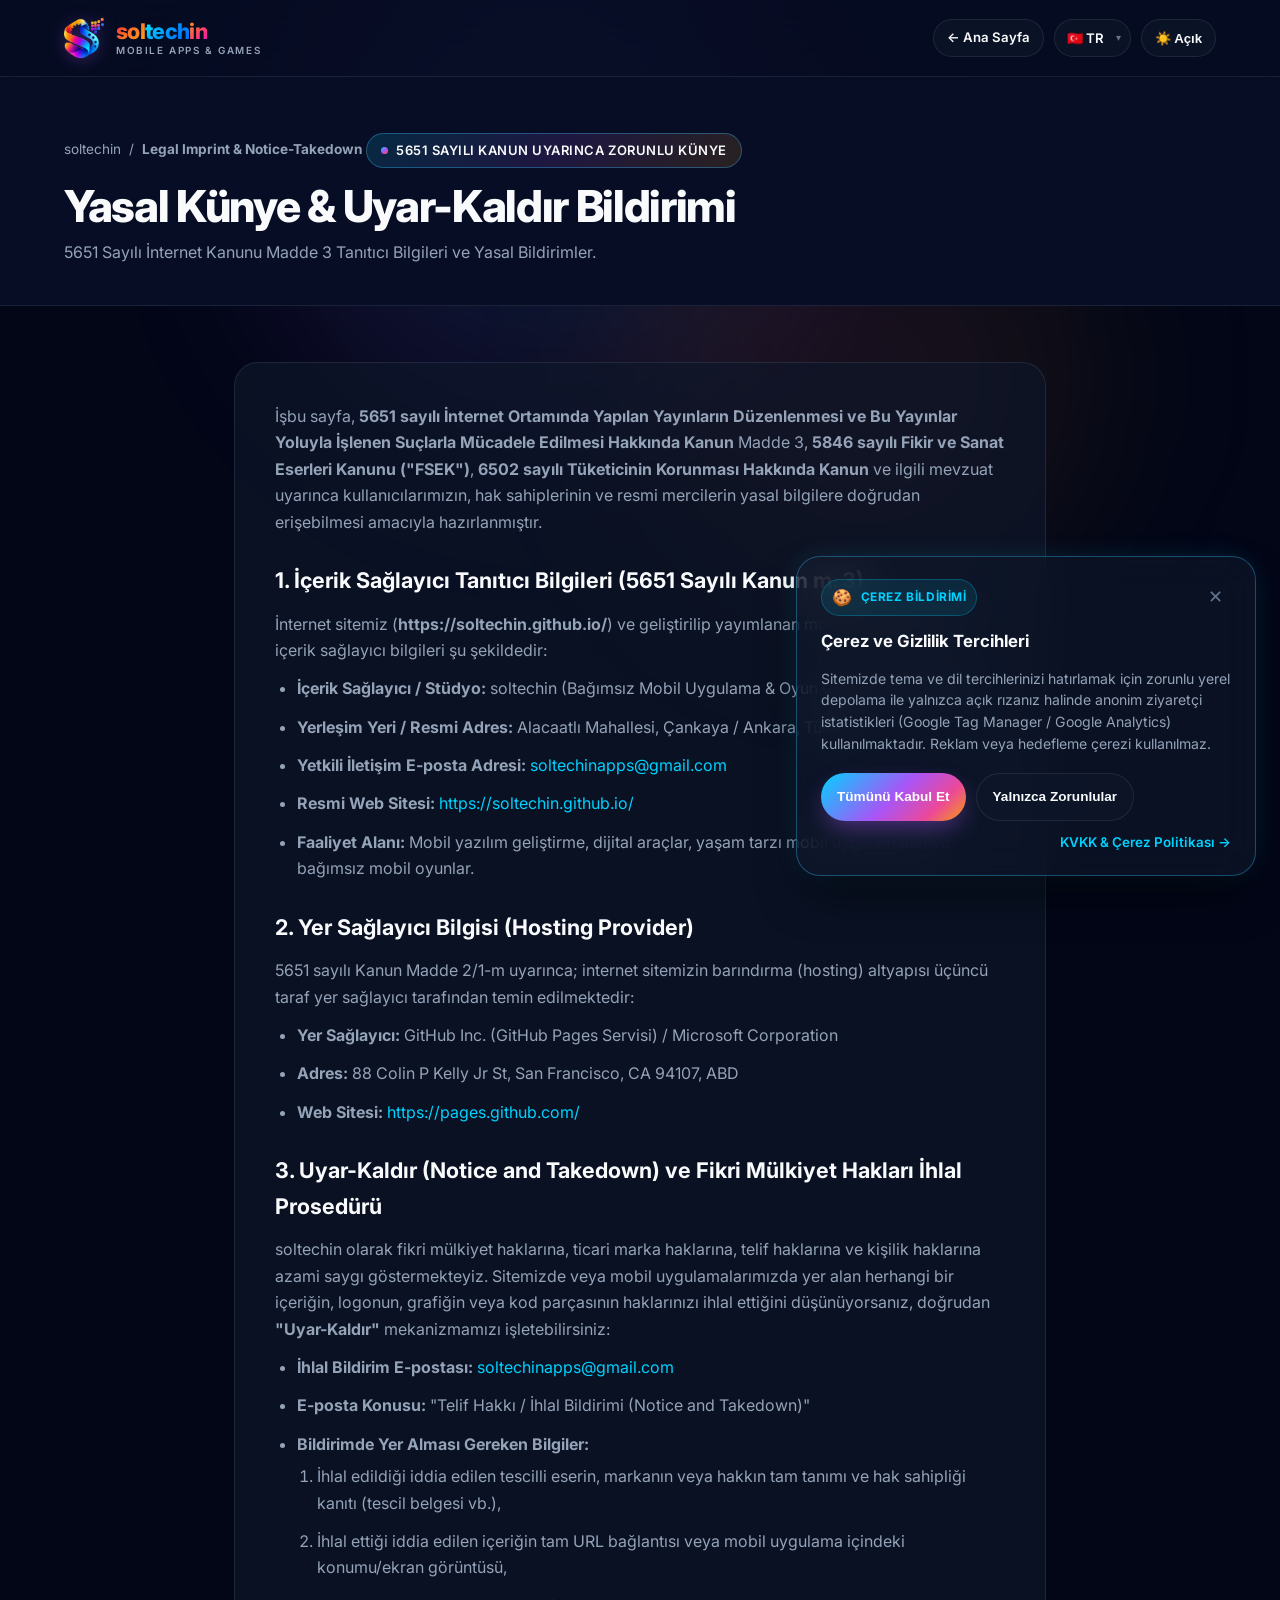
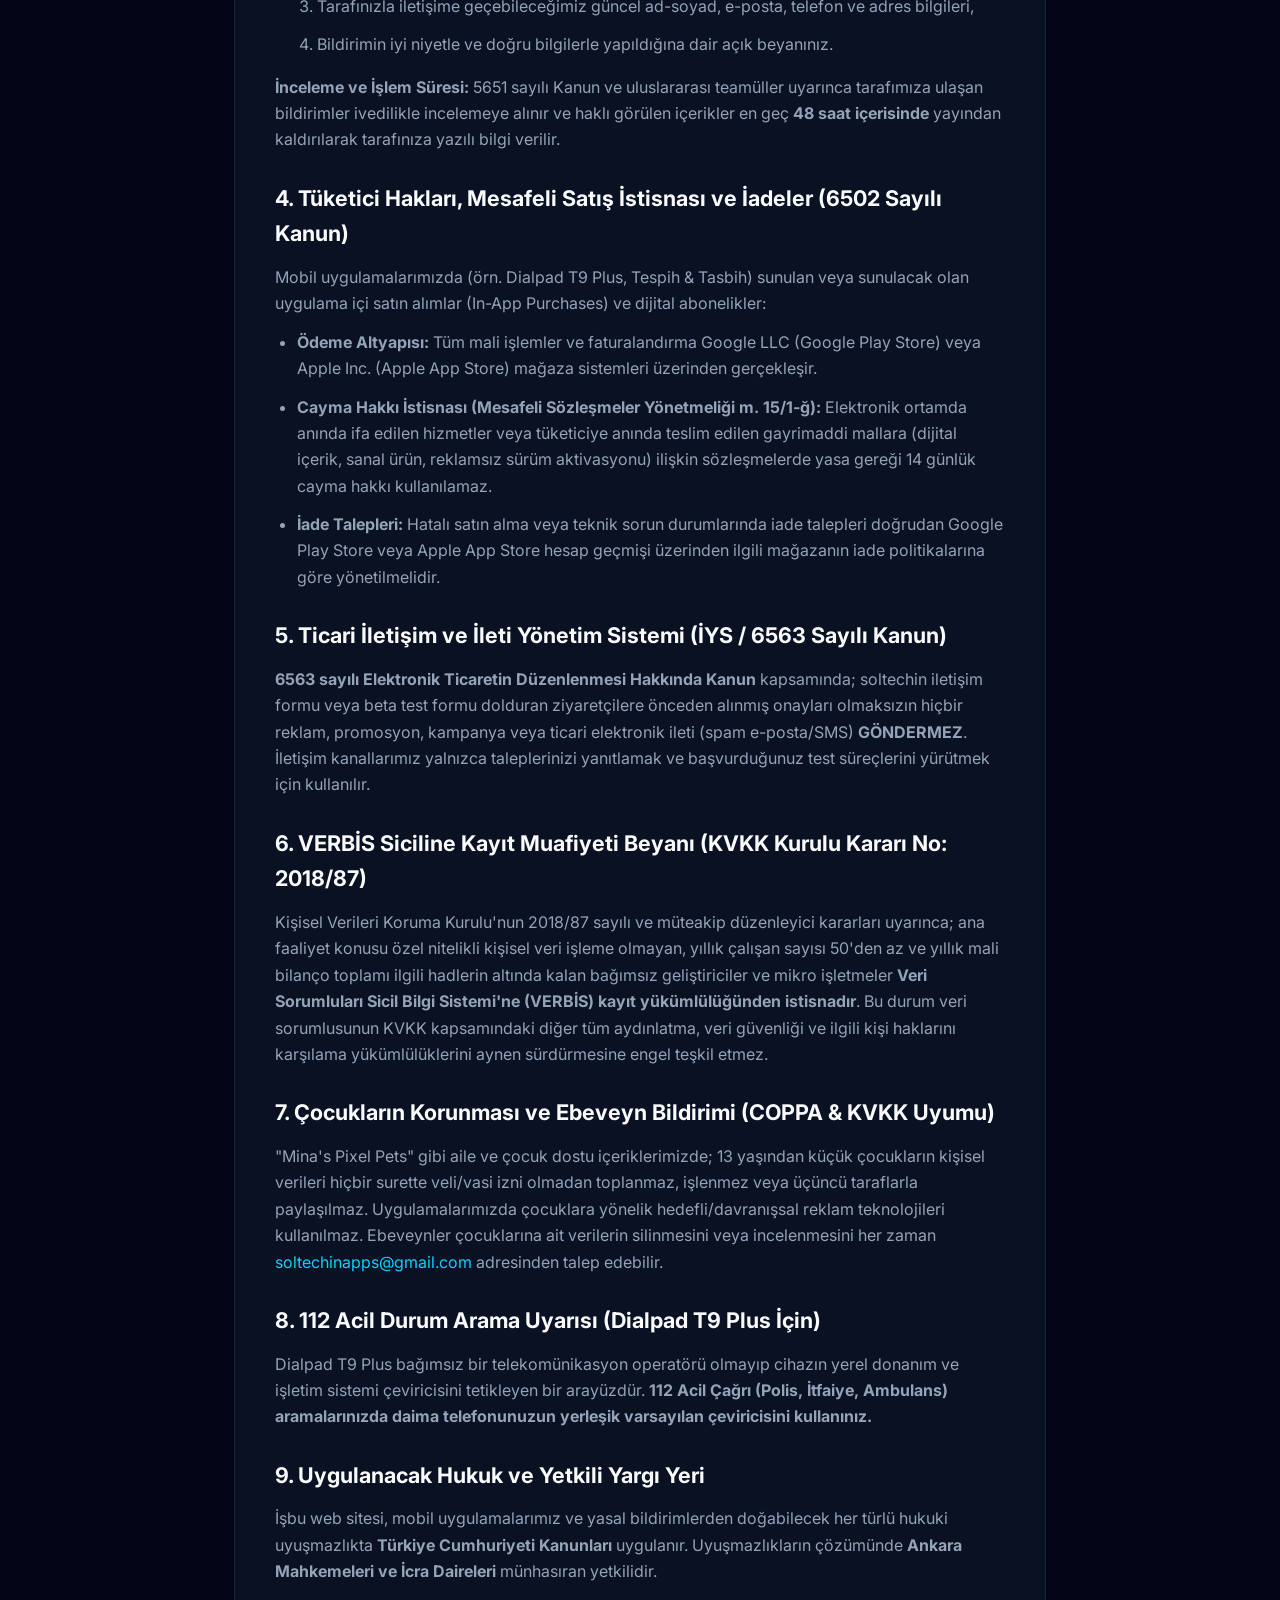
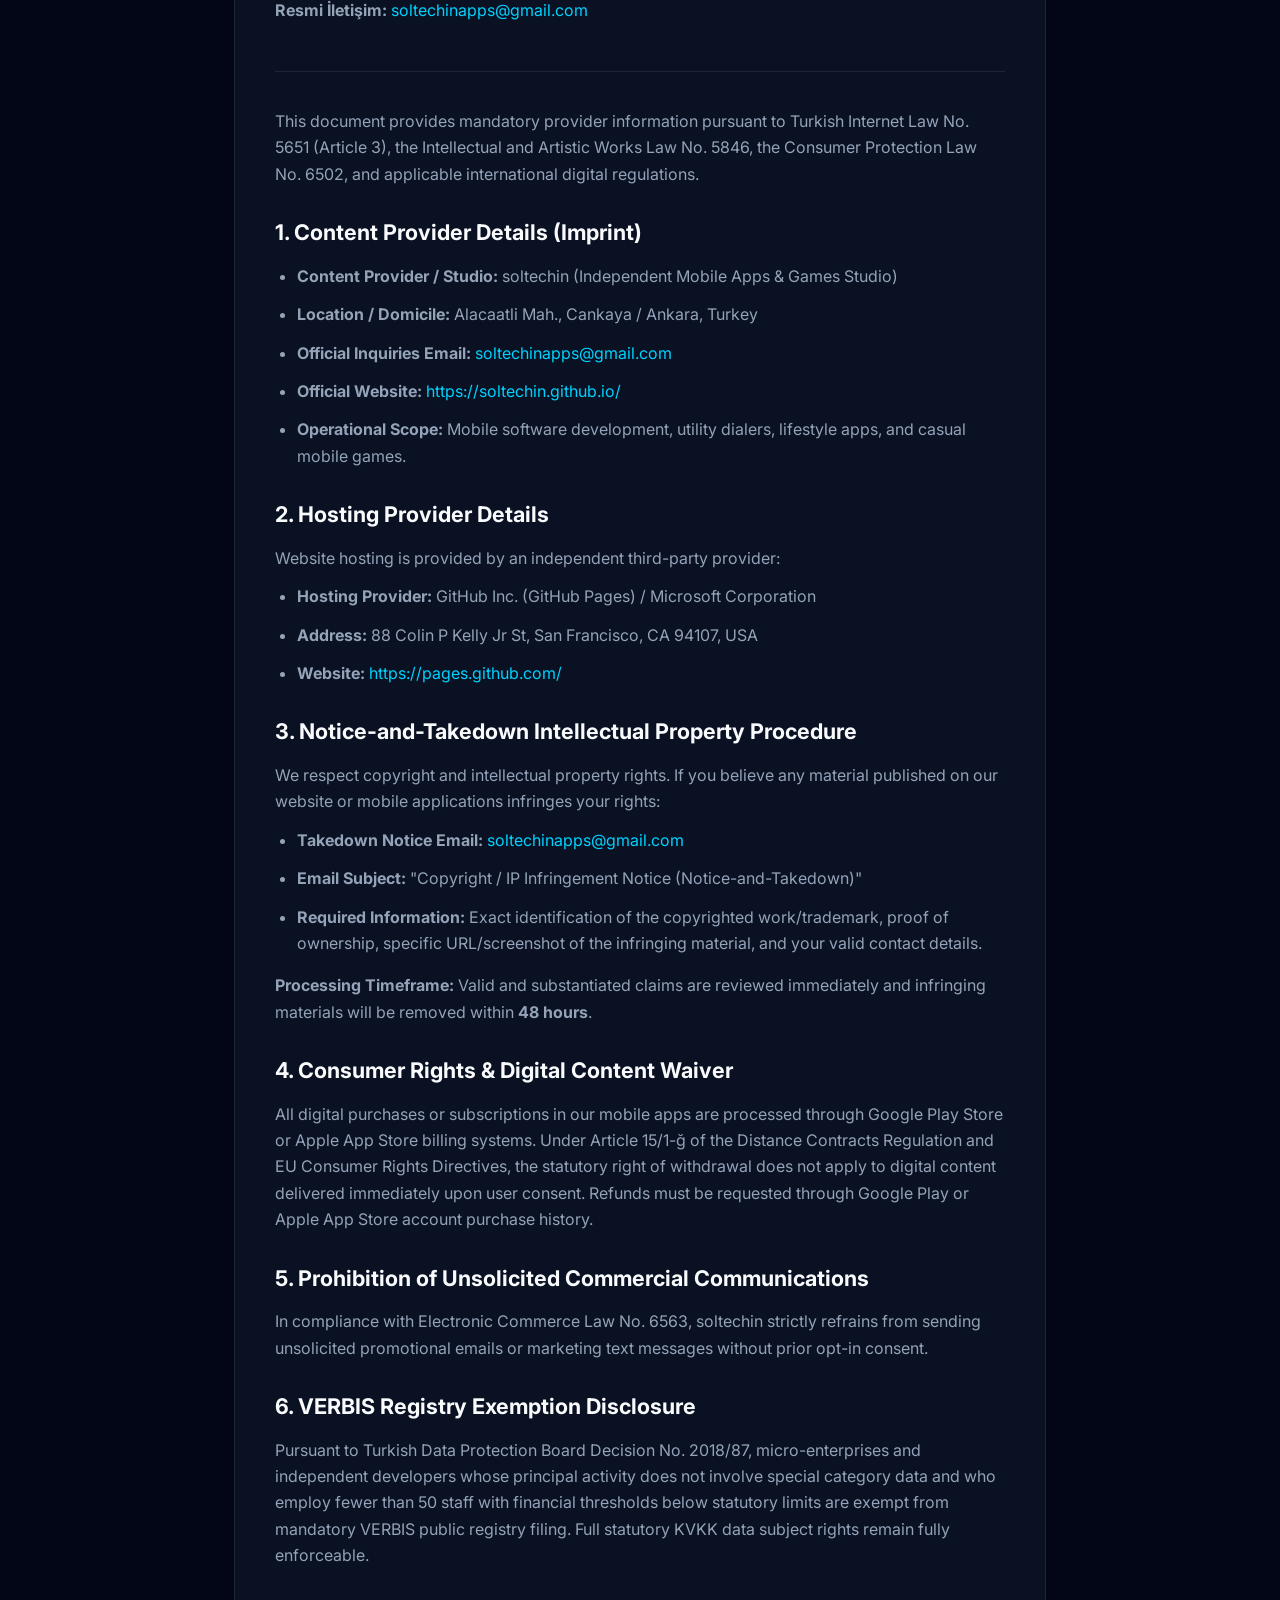
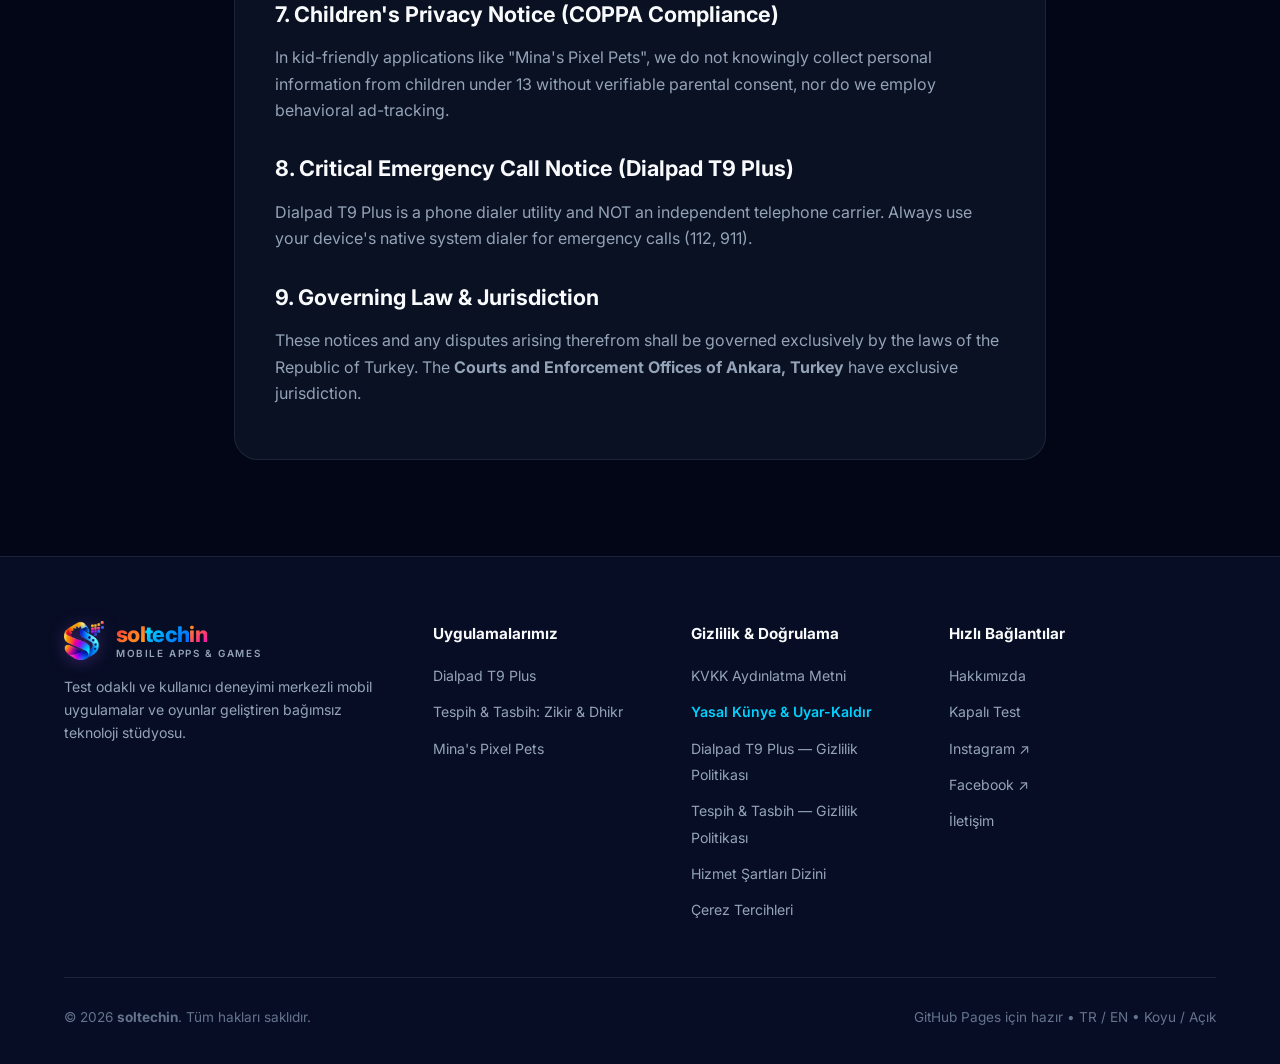
<file: kunye/index.html>
<!DOCTYPE html>
<html lang="tr" data-theme="dark">
<head>
  <!-- Google Consent Mode v2 + Google Tag Manager -->
  <script>
    window.dataLayer = window.dataLayer || [];
    function gtag(){dataLayer.push(arguments);}
    (function() {
      var analyticsGranted = false;
      try {
        analyticsGranted = localStorage.getItem('soltechin_cookie_consent') === 'all';
      } catch (e) {}
      gtag('consent', 'default', {
        'ad_storage': 'denied',
        'ad_user_data': 'denied',
        'ad_personalization': 'denied',
        'analytics_storage': analyticsGranted ? 'granted' : 'denied',
        'wait_for_update': 500
      });
    })();
    gtag('js', new Date());
  </script>
  <script async src="https://www.googletagmanager.com/gtm.js?id=GTM-N96SBWG2"></script>
  <meta charset="UTF-8" />
  <meta name="viewport" content="width=device-width, initial-scale=1.0" />
  <title>Yasal Künye &amp; Uyar-Kaldır Bildirimi — soltechin</title>
  <meta name="description" content="soltechin — 5651 Sayılı Kanun Uyarınca Yasal Künye, Yer Sağlayıcı Bilgisi ve Uyar-Kaldır (Notice and Takedown) Prosedürü." />
  <link rel="icon" type="image/png" href="../assets/img/favicon.png" />
  <link rel="preconnect" href="https://fonts.googleapis.com" />
  <link rel="preconnect" href="https://fonts.gstatic.com" crossorigin />
  <link href="https://fonts.googleapis.com/css2?family=Inter:wght@400;500;600;700;800&display=swap" rel="stylesheet" />
  <link rel="stylesheet" href="../assets/css/style.css?v=11" />
</head>
<body>
  <div class="ambient-glow"></div>

  <!-- ==================== NAVBAR ==================== -->
  <header class="navbar">
    <div class="container navbar-inner">
      <a href="../index.html" class="brand-logo">
        <img src="../assets/img/logo-icon.png" alt="soltechin Logo" />
        <div class="brand-wordmark">
          <div class="brand-name"><span class="brand-sol">sol</span><span class="brand-tech">tech</span><span class="brand-in">in</span></div>
          <div class="brand-tagline">MOBILE APPS &amp; GAMES</div>
        </div>
      </a>
      <div class="nav-actions">
        <a href="../index.html" class="control-btn">
          <span data-lang-block="tr">← Ana Sayfa</span>
          <span data-lang-block="en" style="display: none;">← Home</span>
        </a>
        <div class="lang-select-wrapper">
          <select id="langSelect" class="lang-select" aria-label="Dil / Language">
            <option value="tr">🇹🇷 TR</option>
            <option value="en">🇬🇧 EN</option>
          </select>
          <span class="lang-select-arrow" aria-hidden="true">▾</span>
        </div>
        <button class="control-btn" id="themeToggle" aria-label="Açık Temaya Geç" title="Açık Tema">☀️ Açık</button>
      </div>
    </div>
  </header>

  <!-- ==================== SUBPAGE HERO ==================== -->
  <div class="subpage-hero">
    <div class="container">
      <div class="breadcrumb">
        <a href="../index.html">soltechin</a> <span>/</span>
        <strong>Legal Imprint &amp; Notice-Takedown</strong>
      </div>
      <div class="section-badge" style="margin-bottom: 10px;">
        <span class="dot"></span>
        <span data-lang-block="tr">5651 SAYILI KANUN UYARINCA ZORUNLU KÜNYE</span>
        <span data-lang-block="en" style="display: none;">MANDATORY LEGAL IMPRINT &amp; TAKEDOWN</span>
      </div>
      <h1 class="section-title" style="margin-bottom: 6px;">
        <span data-lang-block="tr">Yasal Künye &amp; Uyar-Kaldır Bildirimi</span>
        <span data-lang-block="en" style="display: none;">Legal Imprint &amp; Notice-and-Takedown Procedure</span>
      </h1>
      <p style="color: var(--text-secondary);">
        <span data-lang-block="tr">5651 Sayılı İnternet Kanunu Madde 3 Tanıtıcı Bilgileri ve Yasal Bildirimler.</span>
        <span data-lang-block="en" style="display: none;">Statutory Provider Information, Notice-and-Takedown and Consumer Rights.</span>
      </p>
    </div>
  </div>

  <!-- ==================== LEGAL CARD ==================== -->
  <div class="legal-container">
    <div class="legal-card">

      <!-- ================= TÜRKÇE BÖLÜM ================= -->
      <div data-lang-block="tr" id="tr" class="legal-section">
        <p>
          İşbu sayfa, <strong>5651 sayılı İnternet Ortamında Yapılan Yayınların Düzenlenmesi ve Bu Yayınlar Yoluyla İşlenen Suçlarla Mücadele Edilmesi Hakkında Kanun</strong> Madde 3, <strong>5846 sayılı Fikir ve Sanat Eserleri Kanunu ("FSEK")</strong>, <strong>6502 sayılı Tüketicinin Korunması Hakkında Kanun</strong> ve ilgili mevzuat uyarınca kullanıcılarımızın, hak sahiplerinin ve resmi mercilerin yasal bilgilere doğrudan erişebilmesi amacıyla hazırlanmıştır.
        </p>

        <h2>1. İçerik Sağlayıcı Tanıtıcı Bilgileri (5651 Sayılı Kanun m. 3)</h2>
        <p>
          İnternet sitemiz (<strong>https://soltechin.github.io/</strong>) ve geliştirilip yayımlanan mobil ürünlerimiz için içerik sağlayıcı bilgileri şu şekildedir:
        </p>
        <ul>
          <li><strong>İçerik Sağlayıcı / Stüdyo:</strong> soltechin (Bağımsız Mobil Uygulama &amp; Oyun Geliştirme Stüdyosu)</li>
          <li><strong>Yerleşim Yeri / Resmi Adres:</strong> Alacaatlı Mahallesi, Çankaya / Ankara, Türkiye</li>
          <li><strong>Yetkili İletişim E-posta Adresi:</strong> <a href="mailto:soltechinapps@gmail.com" style="color: var(--brand-cyan);">soltechinapps@gmail.com</a></li>
          <li><strong>Resmi Web Sitesi:</strong> <a href="https://soltechin.github.io/" style="color: var(--brand-cyan);">https://soltechin.github.io/</a></li>
          <li><strong>Faaliyet Alanı:</strong> Mobil yazılım geliştirme, dijital araçlar, yaşam tarzı mobil uygulamaları ve bağımsız mobil oyunlar.</li>
        </ul>

        <h2>2. Yer Sağlayıcı Bilgisi (Hosting Provider)</h2>
        <p>
          5651 sayılı Kanun Madde 2/1-m uyarınca; internet sitemizin barındırma (hosting) altyapısı üçüncü taraf yer sağlayıcı tarafından temin edilmektedir:
        </p>
        <ul>
          <li><strong>Yer Sağlayıcı:</strong> GitHub Inc. (GitHub Pages Servisi) / Microsoft Corporation</li>
          <li><strong>Adres:</strong> 88 Colin P Kelly Jr St, San Francisco, CA 94107, ABD</li>
          <li><strong>Web Sitesi:</strong> <a href="https://pages.github.com/" target="_blank" rel="noopener" style="color: var(--brand-cyan);">https://pages.github.com/</a></li>
        </ul>

        <h2>3. Uyar-Kaldır (Notice and Takedown) ve Fikri Mülkiyet Hakları İhlal Prosedürü</h2>
        <p>
          soltechin olarak fikri mülkiyet haklarına, ticari marka haklarına, telif haklarına ve kişilik haklarına azami saygı göstermekteyiz. Sitemizde veya mobil uygulamalarımızda yer alan herhangi bir içeriğin, logonun, grafiğin veya kod parçasının haklarınızı ihlal ettiğini düşünüyorsanız, doğrudan <strong>"Uyar-Kaldır"</strong> mekanizmamızı işletebilirsiniz:
        </p>
        <ul>
          <li><strong>İhlal Bildirim E-postası:</strong> <a href="mailto:soltechinapps@gmail.com" style="color: var(--brand-cyan);">soltechinapps@gmail.com</a></li>
          <li><strong>E-posta Konusu:</strong> "Telif Hakkı / İhlal Bildirimi (Notice and Takedown)"</li>
          <li><strong>Bildirimde Yer Alması Gereken Bilgiler:</strong>
            <ol style="margin-top: 6px; padding-left: 20px;">
              <li>İhlal edildiği iddia edilen tescilli eserin, markanın veya hakkın tam tanımı ve hak sahipliği kanıtı (tescil belgesi vb.),</li>
              <li>İhlal ettiği iddia edilen içeriğin tam URL bağlantısı veya mobil uygulama içindeki konumu/ekran görüntüsü,</li>
              <li>Tarafınızla iletişime geçebileceğimiz güncel ad-soyad, e-posta, telefon ve adres bilgileri,</li>
              <li>Bildirimin iyi niyetle ve doğru bilgilerle yapıldığına dair açık beyanınız.</li>
            </ol>
          </li>
        </ul>
        <p>
          <strong>İnceleme ve İşlem Süresi:</strong> 5651 sayılı Kanun ve uluslararası teamüller uyarınca tarafımıza ulaşan bildirimler ivedilikle incelemeye alınır ve haklı görülen içerikler en geç <strong>48 saat içerisinde</strong> yayından kaldırılarak tarafınıza yazılı bilgi verilir.
        </p>

        <h2>4. Tüketici Hakları, Mesafeli Satış İstisnası ve İadeler (6502 Sayılı Kanun)</h2>
        <p>
          Mobil uygulamalarımızda (örn. Dialpad T9 Plus, Tespih &amp; Tasbih) sunulan veya sunulacak olan uygulama içi satın alımlar (In-App Purchases) ve dijital abonelikler:
        </p>
        <ul>
          <li><strong>Ödeme Altyapısı:</strong> Tüm mali işlemler ve faturalandırma Google LLC (Google Play Store) veya Apple Inc. (Apple App Store) mağaza sistemleri üzerinden gerçekleşir.</li>
          <li><strong>Cayma Hakkı İstisnası (Mesafeli Sözleşmeler Yönetmeliği m. 15/1-ğ):</strong> Elektronik ortamda anında ifa edilen hizmetler veya tüketiciye anında teslim edilen gayrimaddi mallara (dijital içerik, sanal ürün, reklamsız sürüm aktivasyonu) ilişkin sözleşmelerde yasa gereği 14 günlük cayma hakkı kullanılamaz.</li>
          <li><strong>İade Talepleri:</strong> Hatalı satın alma veya teknik sorun durumlarında iade talepleri doğrudan Google Play Store veya Apple App Store hesap geçmişi üzerinden ilgili mağazanın iade politikalarına göre yönetilmelidir.</li>
        </ul>

        <h2>5. Ticari İletişim ve İleti Yönetim Sistemi (İYS / 6563 Sayılı Kanun)</h2>
        <p>
          <strong>6563 sayılı Elektronik Ticaretin Düzenlenmesi Hakkında Kanun</strong> kapsamında; soltechin iletişim formu veya beta test formu dolduran ziyaretçilere önceden alınmış onayları olmaksızın hiçbir reklam, promosyon, kampanya veya ticari elektronik ileti (spam e-posta/SMS) <strong>GÖNDERMEZ</strong>. İletişim kanallarımız yalnızca taleplerinizi yanıtlamak ve başvurduğunuz test süreçlerini yürütmek için kullanılır.
        </p>

        <h2>6. VERBİS Siciline Kayıt Muafiyeti Beyanı (KVKK Kurulu Kararı No: 2018/87)</h2>
        <p>
          Kişisel Verileri Koruma Kurulu'nun 2018/87 sayılı ve müteakip düzenleyici kararları uyarınca; ana faaliyet konusu özel nitelikli kişisel veri işleme olmayan, yıllık çalışan sayısı 50'den az ve yıllık mali bilanço toplamı ilgili hadlerin altında kalan bağımsız geliştiriciler ve mikro işletmeler <strong>Veri Sorumluları Sicil Bilgi Sistemi'ne (VERBİS) kayıt yükümlülüğünden istisnadır</strong>. Bu durum veri sorumlusunun KVKK kapsamındaki diğer tüm aydınlatma, veri güvenliği ve ilgili kişi haklarını karşılama yükümlülüklerini aynen sürdürmesine engel teşkil etmez.
        </p>

        <h2>7. Çocukların Korunması ve Ebeveyn Bildirimi (COPPA &amp; KVKK Uyumu)</h2>
        <p>
          "Mina's Pixel Pets" gibi aile ve çocuk dostu içeriklerimizde; 13 yaşından küçük çocukların kişisel verileri hiçbir surette veli/vasi izni olmadan toplanmaz, işlenmez veya üçüncü taraflarla paylaşılmaz. Uygulamalarımızda çocuklara yönelik hedefli/davranışsal reklam teknolojileri kullanılmaz. Ebeveynler çocuklarına ait verilerin silinmesini veya incelenmesini her zaman <a href="mailto:soltechinapps@gmail.com" style="color: var(--brand-cyan);">soltechinapps@gmail.com</a> adresinden talep edebilir.
        </p>

        <h2>8. 112 Acil Durum Arama Uyarısı (Dialpad T9 Plus İçin)</h2>
        <p>
          Dialpad T9 Plus bağımsız bir telekomünikasyon operatörü olmayıp cihazın yerel donanım ve işletim sistemi çeviricisini tetikleyen bir arayüzdür. <strong>112 Acil Çağrı (Polis, İtfaiye, Ambulans) aramalarınızda daima telefonunuzun yerleşik varsayılan çeviricisini kullanınız.</strong>
        </p>

        <h2>9. Uygulanacak Hukuk ve Yetkili Yargı Yeri</h2>
        <p>
          İşbu web sitesi, mobil uygulamalarımız ve yasal bildirimlerden doğabilecek her türlü hukuki uyuşmazlıkta <strong>Türkiye Cumhuriyeti Kanunları</strong> uygulanır. Uyuşmazlıkların çözümünde <strong>Ankara Mahkemeleri ve İcra Daireleri</strong> münhasıran yetkilidir.
        </p>
        <p>
          <strong>Resmi İletişim:</strong> <a href="mailto:soltechinapps@gmail.com" style="color: var(--brand-cyan);">soltechinapps@gmail.com</a>
        </p>
      </div>

      <!-- ================= LEGAL DIVIDER ================= -->
      <hr class="legal-divider" />

      <!-- ================= ENGLISH SECTION ================= -->
      <div data-lang-block="en" id="en" class="legal-section" style="display: none;">
        <p>
          This document provides mandatory provider information pursuant to Turkish Internet Law No. 5651 (Article 3), the Intellectual and Artistic Works Law No. 5846, the Consumer Protection Law No. 6502, and applicable international digital regulations.
        </p>

        <h2>1. Content Provider Details (Imprint)</h2>
        <ul>
          <li><strong>Content Provider / Studio:</strong> soltechin (Independent Mobile Apps &amp; Games Studio)</li>
          <li><strong>Location / Domicile:</strong> Alacaatli Mah., Cankaya / Ankara, Turkey</li>
          <li><strong>Official Inquiries Email:</strong> <a href="mailto:soltechinapps@gmail.com" style="color: var(--brand-cyan);">soltechinapps@gmail.com</a></li>
          <li><strong>Official Website:</strong> <a href="https://soltechin.github.io/" style="color: var(--brand-cyan);">https://soltechin.github.io/</a></li>
          <li><strong>Operational Scope:</strong> Mobile software development, utility dialers, lifestyle apps, and casual mobile games.</li>
        </ul>

        <h2>2. Hosting Provider Details</h2>
        <p>Website hosting is provided by an independent third-party provider:</p>
        <ul>
          <li><strong>Hosting Provider:</strong> GitHub Inc. (GitHub Pages) / Microsoft Corporation</li>
          <li><strong>Address:</strong> 88 Colin P Kelly Jr St, San Francisco, CA 94107, USA</li>
          <li><strong>Website:</strong> <a href="https://pages.github.com/" target="_blank" rel="noopener" style="color: var(--brand-cyan);">https://pages.github.com/</a></li>
        </ul>

        <h2>3. Notice-and-Takedown Intellectual Property Procedure</h2>
        <p>
          We respect copyright and intellectual property rights. If you believe any material published on our website or mobile applications infringes your rights:
        </p>
        <ul>
          <li><strong>Takedown Notice Email:</strong> <a href="mailto:soltechinapps@gmail.com" style="color: var(--brand-cyan);">soltechinapps@gmail.com</a></li>
          <li><strong>Email Subject:</strong> "Copyright / IP Infringement Notice (Notice-and-Takedown)"</li>
          <li><strong>Required Information:</strong> Exact identification of the copyrighted work/trademark, proof of ownership, specific URL/screenshot of the infringing material, and your valid contact details.</li>
        </ul>
        <p>
          <strong>Processing Timeframe:</strong> Valid and substantiated claims are reviewed immediately and infringing materials will be removed within <strong>48 hours</strong>.
        </p>

        <h2>4. Consumer Rights &amp; Digital Content Waiver</h2>
        <p>
          All digital purchases or subscriptions in our mobile apps are processed through Google Play Store or Apple App Store billing systems. Under Article 15/1-ğ of the Distance Contracts Regulation and EU Consumer Rights Directives, the statutory right of withdrawal does not apply to digital content delivered immediately upon user consent. Refunds must be requested through Google Play or Apple App Store account purchase history.
        </p>

        <h2>5. Prohibition of Unsolicited Commercial Communications</h2>
        <p>
          In compliance with Electronic Commerce Law No. 6563, soltechin strictly refrains from sending unsolicited promotional emails or marketing text messages without prior opt-in consent.
        </p>

        <h2>6. VERBIS Registry Exemption Disclosure</h2>
        <p>
          Pursuant to Turkish Data Protection Board Decision No. 2018/87, micro-enterprises and independent developers whose principal activity does not involve special category data and who employ fewer than 50 staff with financial thresholds below statutory limits are exempt from mandatory VERBIS public registry filing. Full statutory KVKK data subject rights remain fully enforceable.
        </p>

        <h2>7. Children's Privacy Notice (COPPA Compliance)</h2>
        <p>
          In kid-friendly applications like "Mina's Pixel Pets", we do not knowingly collect personal information from children under 13 without verifiable parental consent, nor do we employ behavioral ad-tracking.
        </p>

        <h2>8. Critical Emergency Call Notice (Dialpad T9 Plus)</h2>
        <p>
          Dialpad T9 Plus is a phone dialer utility and NOT an independent telephone carrier. Always use your device's native system dialer for emergency calls (112, 911).
        </p>

        <h2>9. Governing Law &amp; Jurisdiction</h2>
        <p>
          These notices and any disputes arising therefrom shall be governed exclusively by the laws of the Republic of Turkey. The <strong>Courts and Enforcement Offices of Ankara, Turkey</strong> have exclusive jurisdiction.
        </p>
      </div>

    </div>
  </div>

  <!-- ==================== FOOTER ==================== -->
  <footer class="footer">
    <div class="container">
      <div class="footer-grid">
        <div class="footer-col">
          <a href="../index.html" class="brand-logo" style="margin-bottom: 14px;">
            <img src="../assets/img/logo-icon.png" alt="soltechin" />
            <div class="brand-wordmark">
              <div class="brand-name"><span class="brand-sol">sol</span><span class="brand-tech">tech</span><span class="brand-in">in</span></div>
              <div class="brand-tagline">MOBILE APPS &amp; GAMES</div>
            </div>
          </a>
          <p style="font-size: 0.88rem; color: var(--text-secondary);" data-i18n="footer.desc">
            Test odaklı ve kullanıcı deneyimi merkezli mobil uygulamalar ve oyunlar geliştiren bağımsız teknoloji stüdyosu.
          </p>
        </div>

        <div class="footer-col">
          <h4 data-i18n="footer.col.apps">Uygulamalarımız</h4>
          <ul>
            <li><a href="../apps/dialpad-t9-plus/index.html">Dialpad T9 Plus</a></li>
            <li><a href="../apps/tespih-tasbih/index.html">Tespih &amp; Tasbih: Zikir &amp; Dhikr</a></li>
            <li><a href="../apps/minaspixelpets/index.html" data-i18n="footer.app3">Mina's Pixel Pets</a></li>
          </ul>
        </div>

        <div class="footer-col">
          <h4 data-i18n="footer.col.legal">Gizlilik &amp; Doğrulama</h4>
          <ul>
            <li><a href="../kvkk/index.html" data-i18n="footer.legal.kvkk">KVKK Aydınlatma Metni</a></li>
            <li><a href="index.html" style="color: var(--brand-cyan); font-weight: 600;" data-i18n="footer.legal.imprint">Yasal Künye &amp; Uyar-Kaldır</a></li>
            <li><a href="https://soltechin.github.io/privacy-policies/dialt9plus/" data-i18n="footer.privacy.dialpad">Dialpad T9 Plus — Gizlilik Politikası</a></li>
            <li><a href="https://soltechin.github.io/privacy-policies/" data-i18n="footer.privacy.tespih">Tespih &amp; Tasbih — Gizlilik Politikası</a></li>
            <li><a href="../terms/index.html">Hizmet Şartları Dizini</a></li>
            <li><a href="#cookie-settings" data-open-cookie-settings data-i18n="footer.legal.cookies">Çerez Tercihleri</a></li>
          </ul>
        </div>

        <div class="footer-col">
          <h4 data-i18n="footer.col.links">Hızlı Bağlantılar</h4>
          <ul>
            <li><a href="../index.html#about" data-i18n="nav.about">Hakkımızda</a></li>
            <li><a href="../beta-test.html" data-i18n="nav.beta">Kapalı Test</a></li>
            <li><a href="https://www.instagram.com/soltechinapps/" target="_blank" rel="noopener">Instagram ↗</a></li>
            <li><a href="https://www.facebook.com/share/1H6FeoC8x4/" target="_blank" rel="noopener">Facebook ↗</a></li>
            <li><a href="../index.html#contact" data-i18n="nav.contact">İletişim</a></li>
          </ul>
        </div>
      </div>

      <div class="footer-bottom">
        <span>© 2026 <strong>soltechin</strong>. <span data-i18n="footer.rights">Tüm hakları saklıdır.</span></span>
        <span data-i18n="footer.pages_info">GitHub Pages için hazır • TR / EN • Koyu / Açık</span>
      </div>
    </div>
  </footer>

  <script src="../assets/js/main.js?v=11"></script>
</body>
</html>
</file>
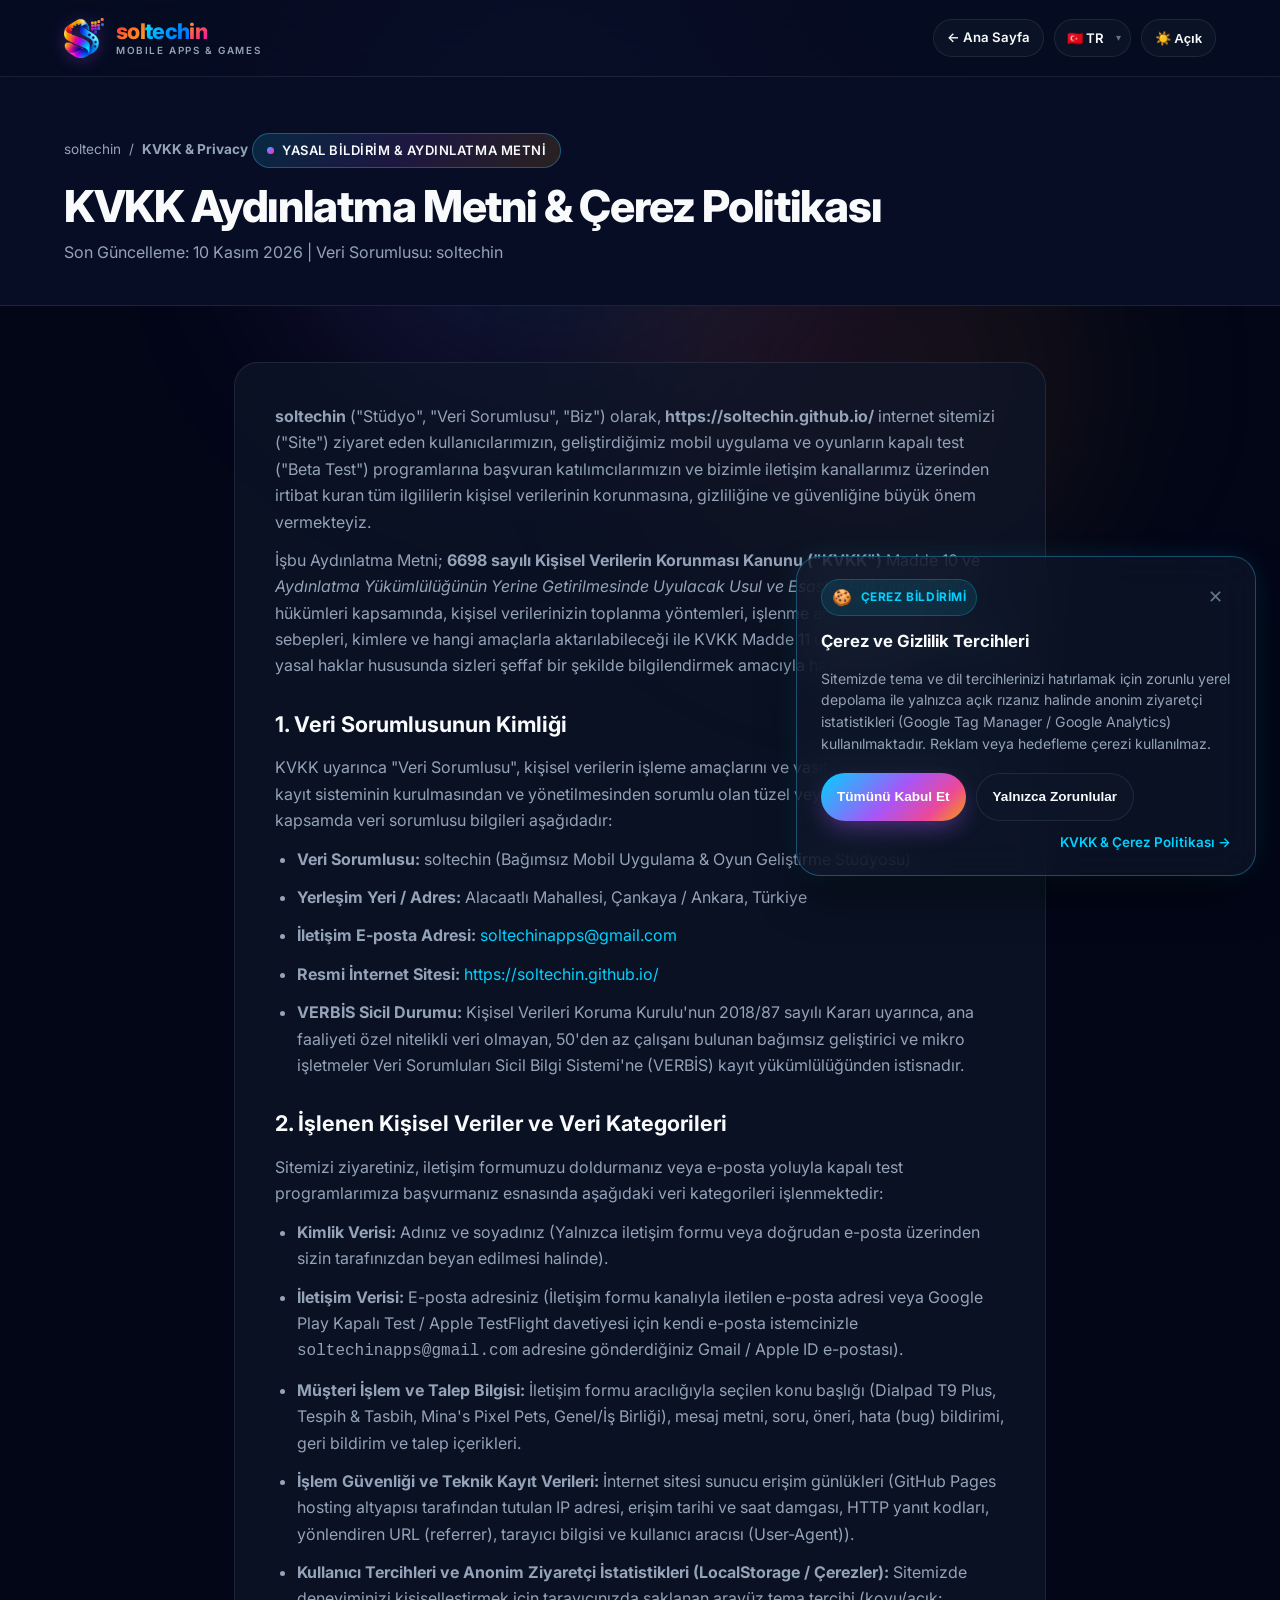
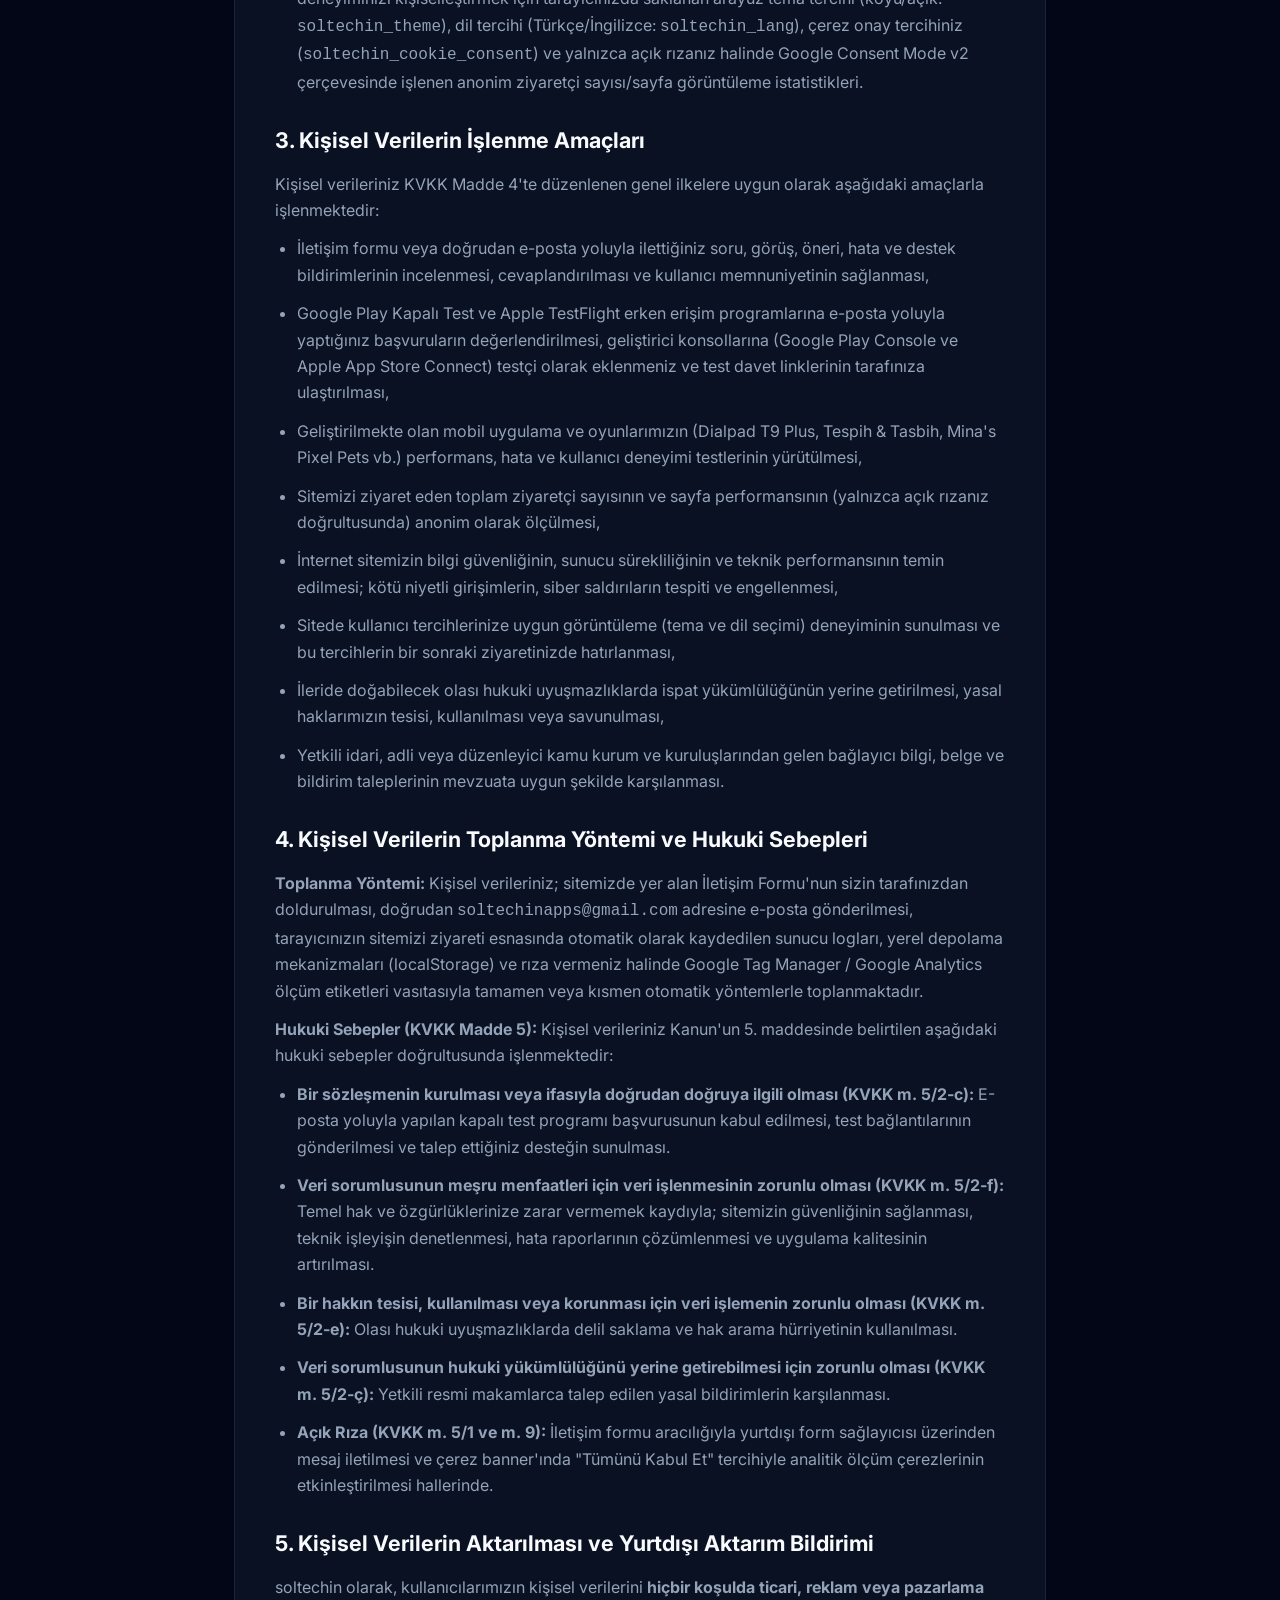
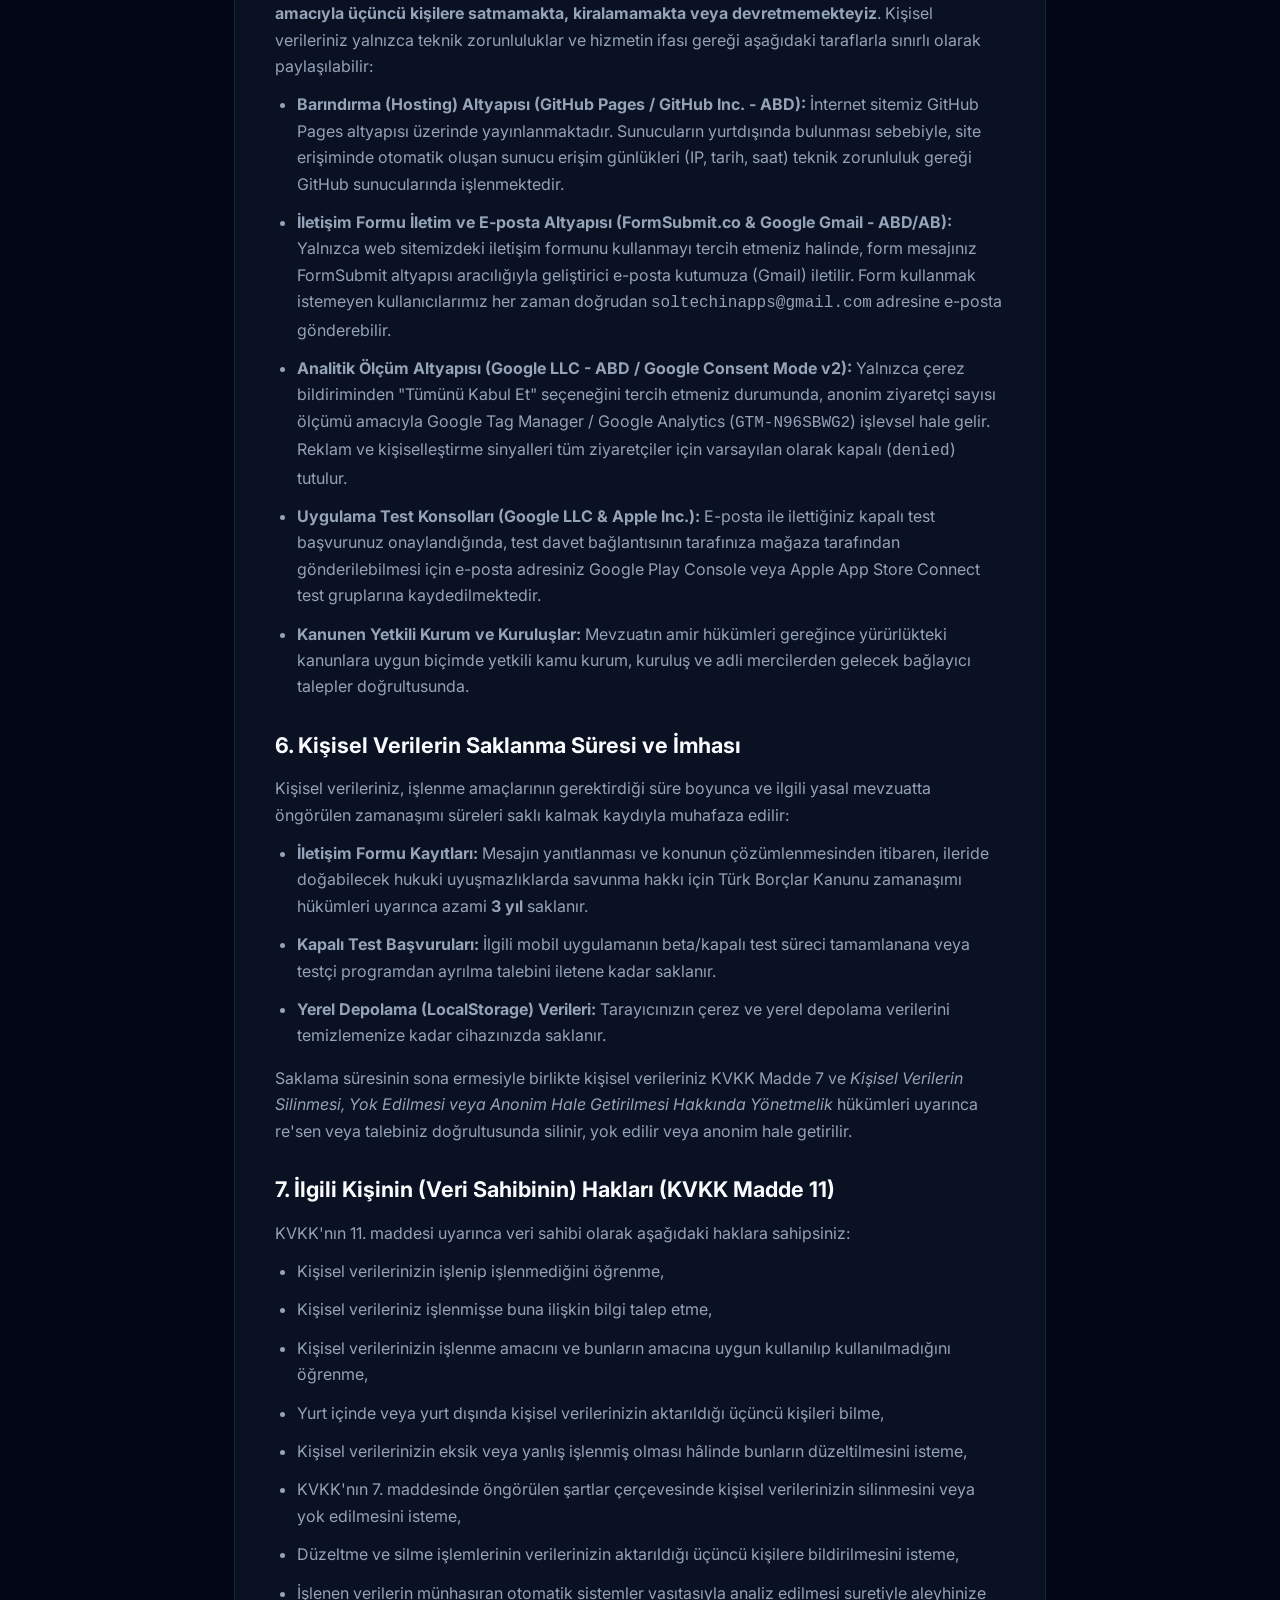
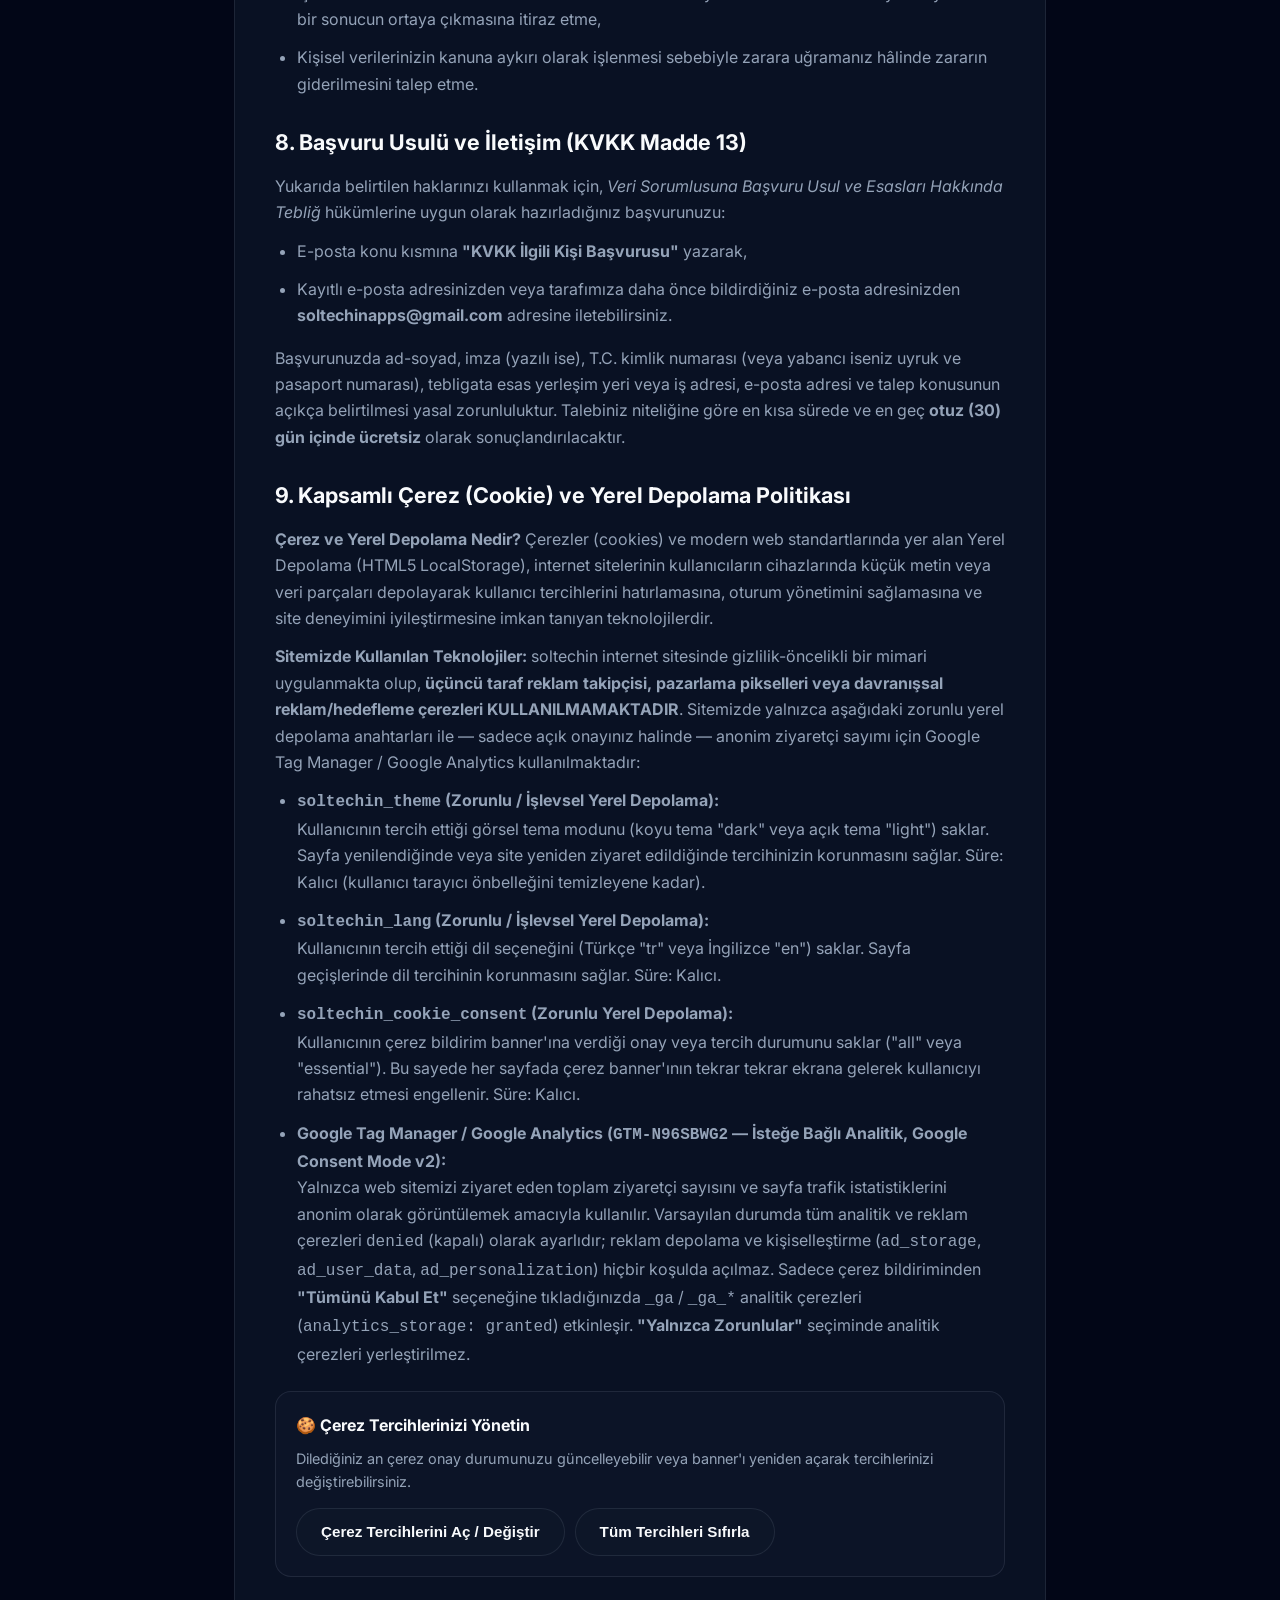
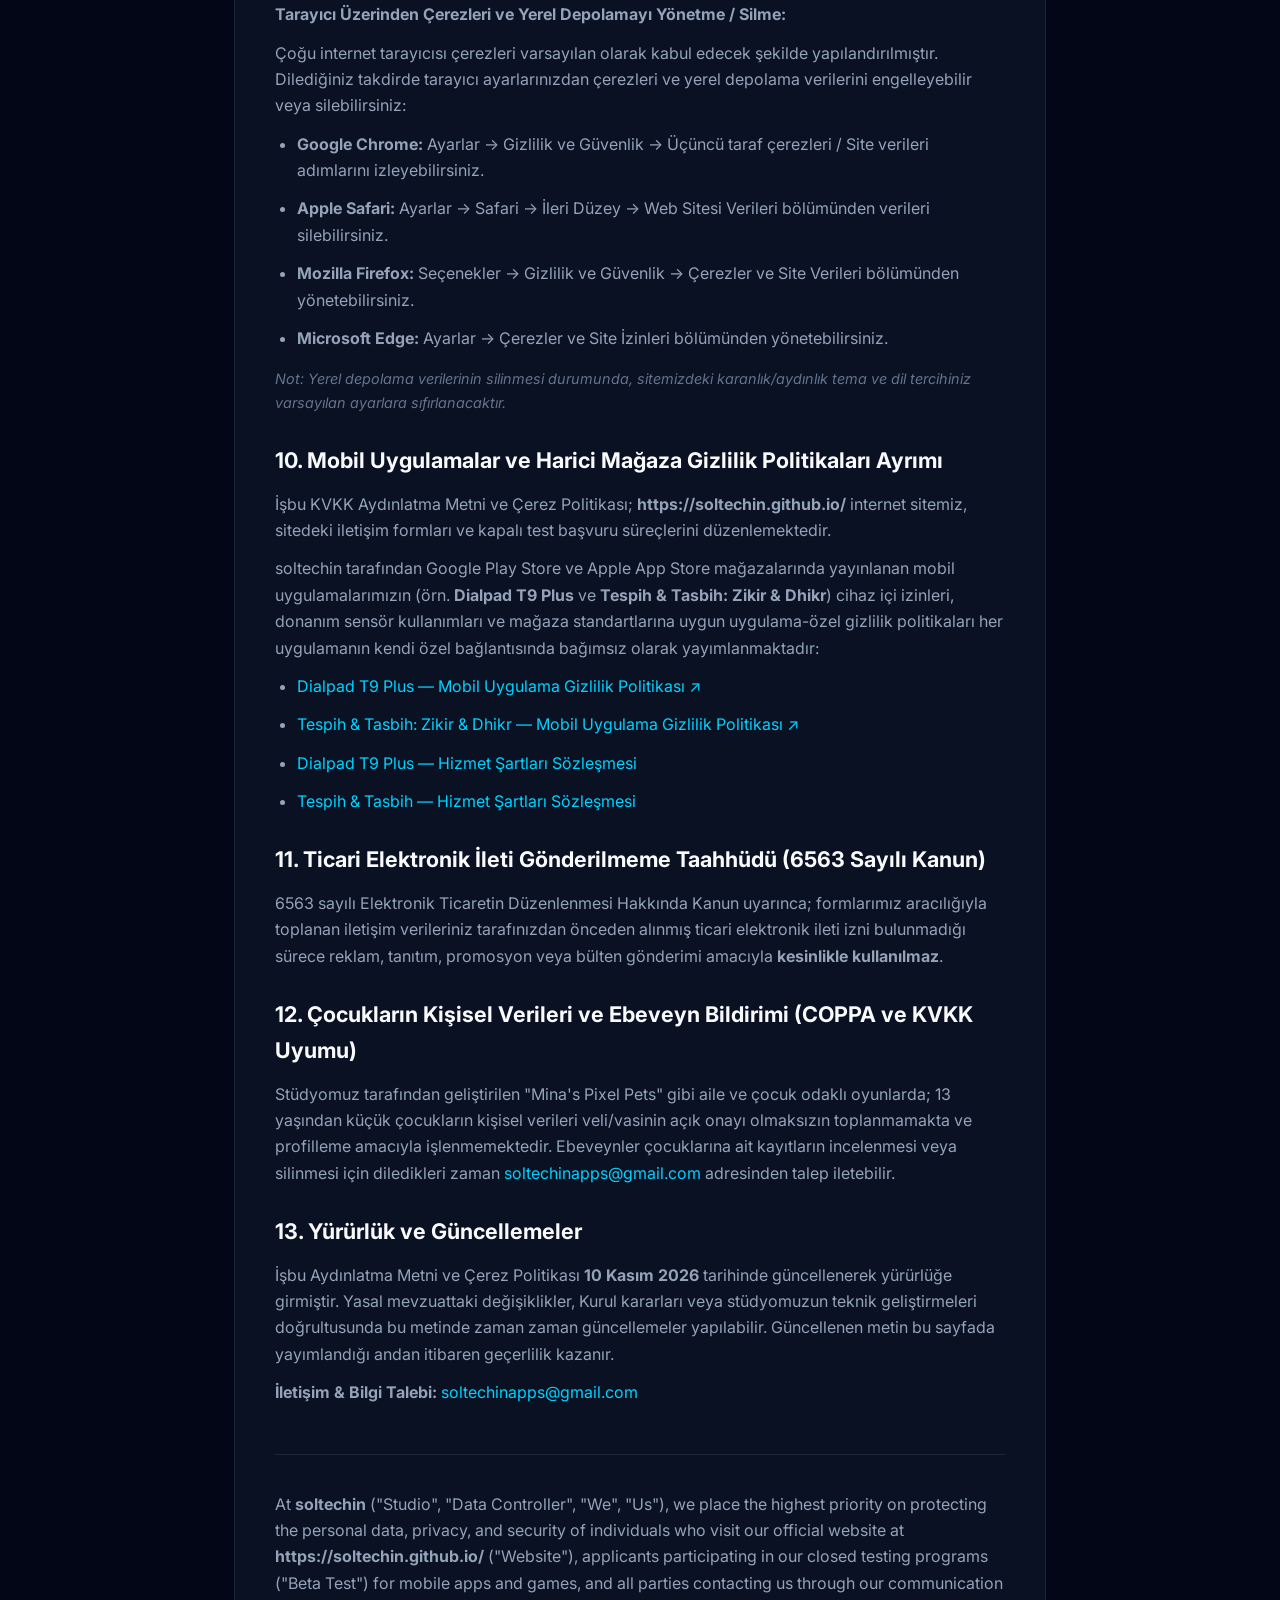
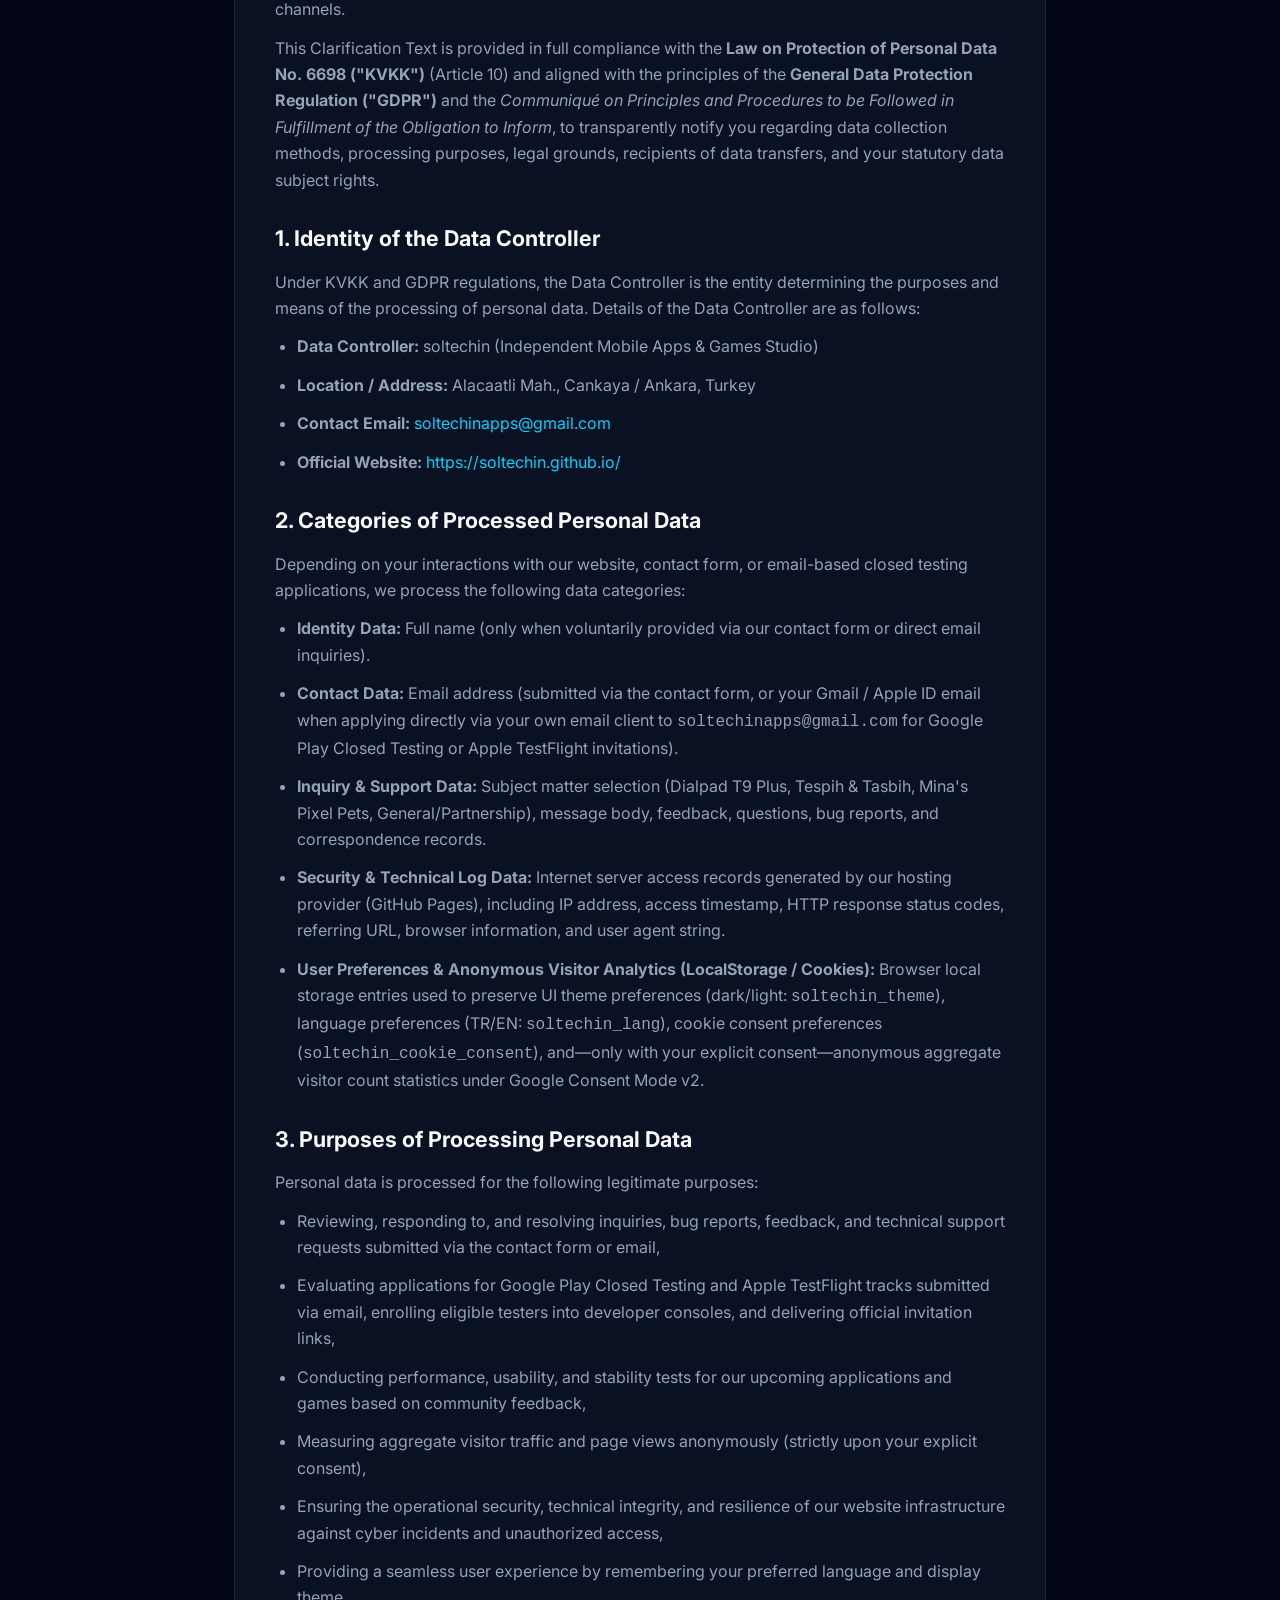
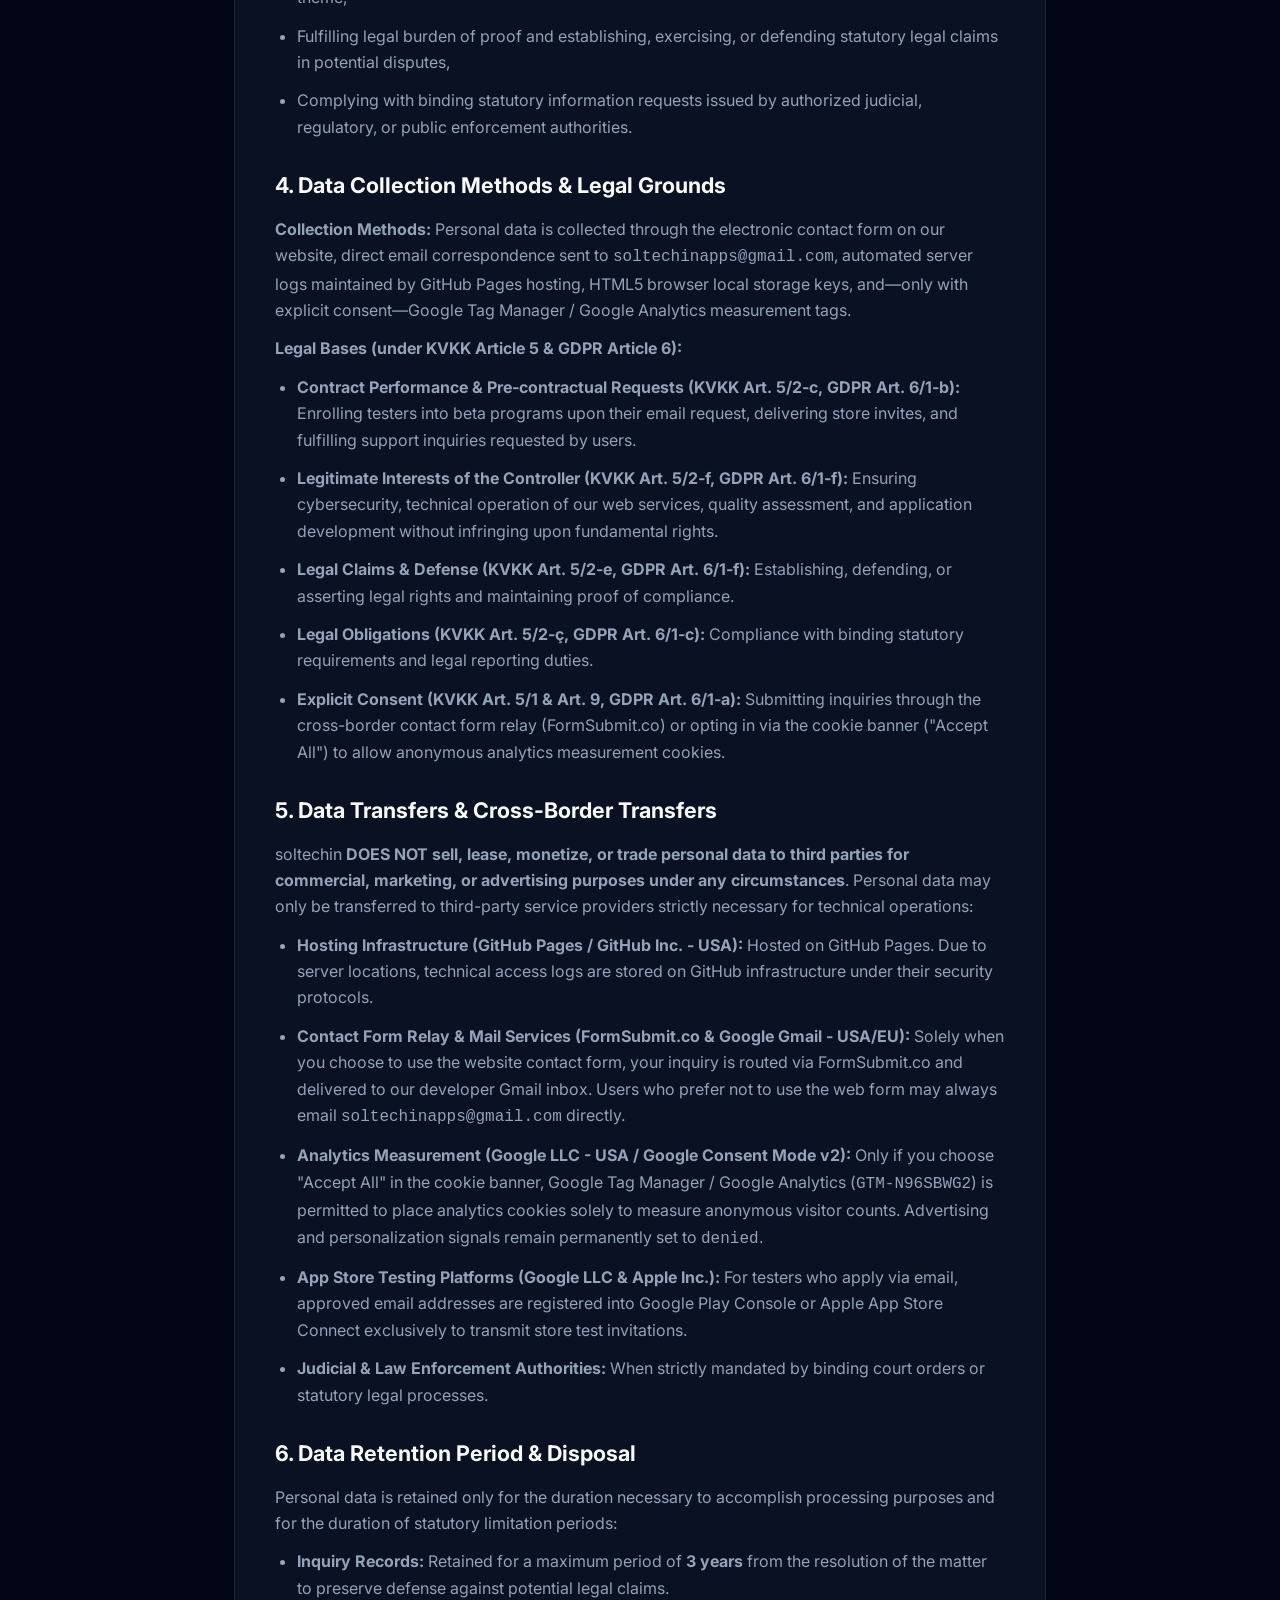
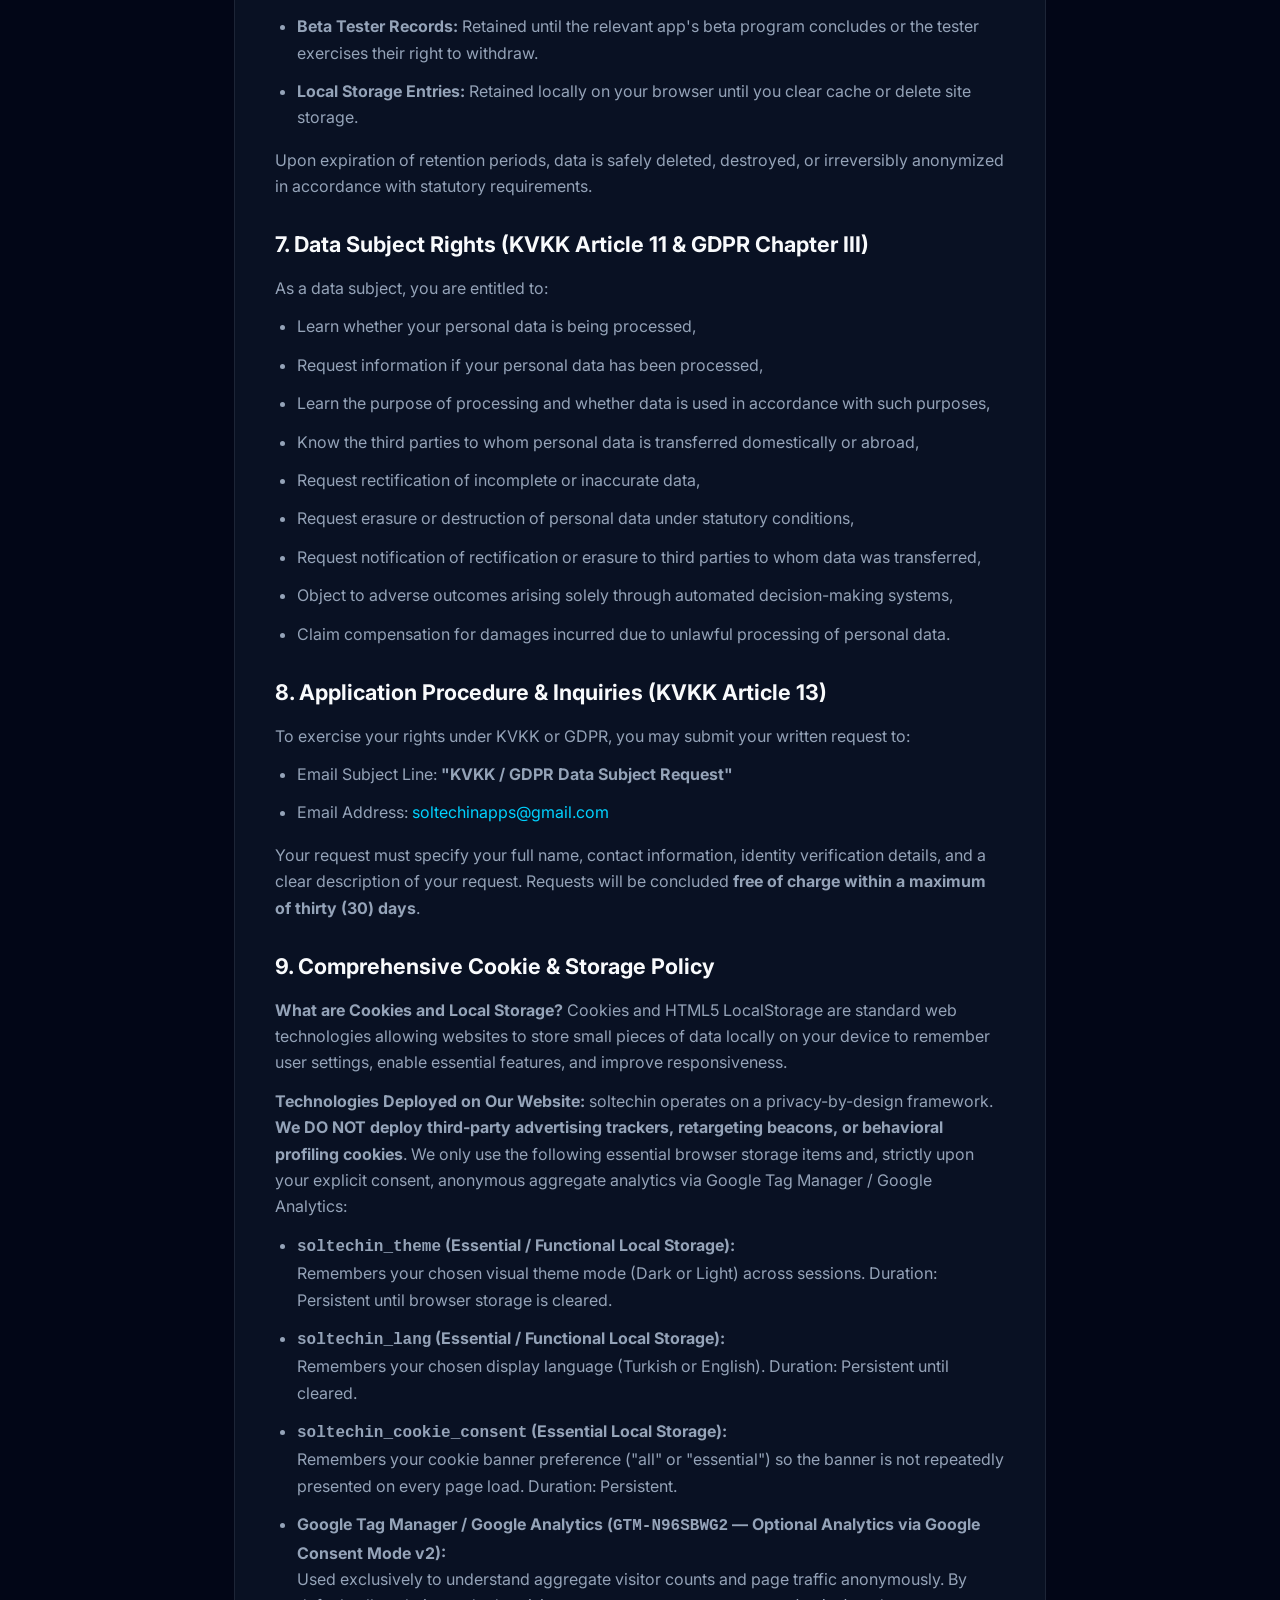
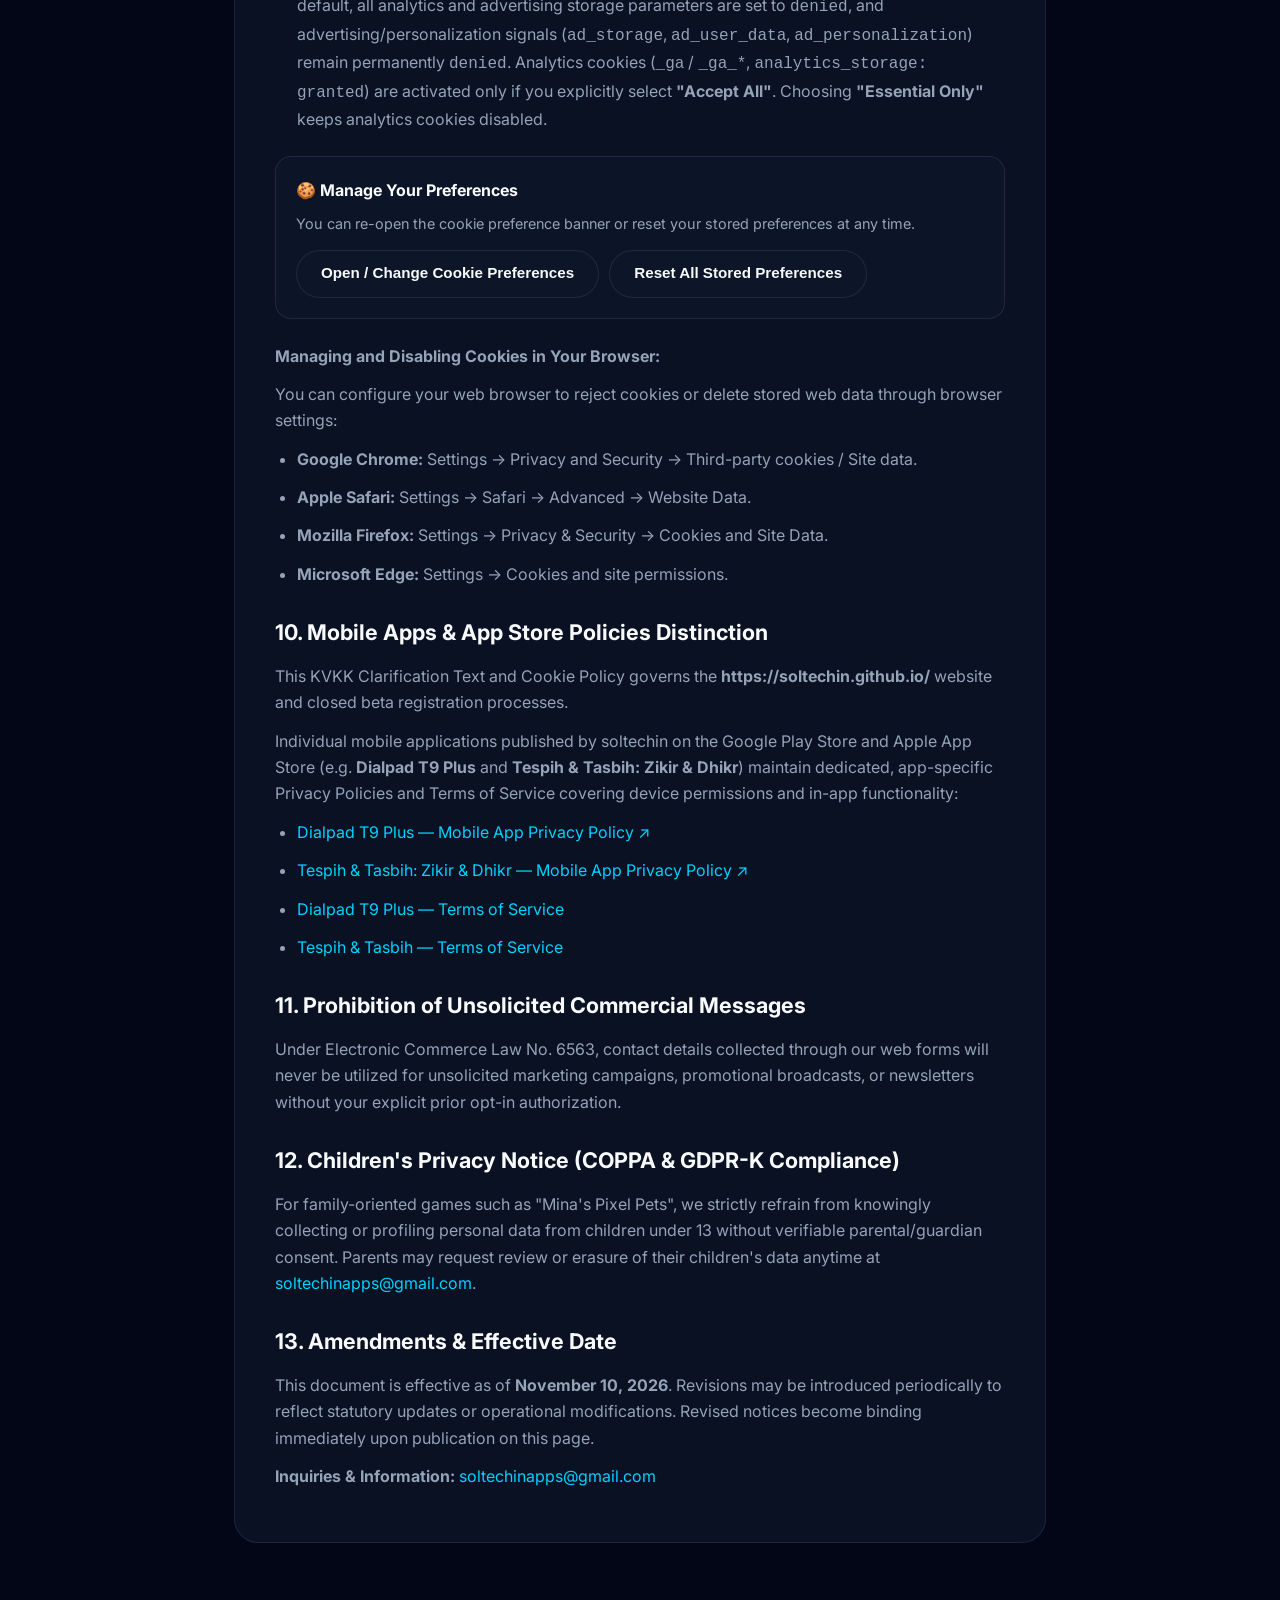
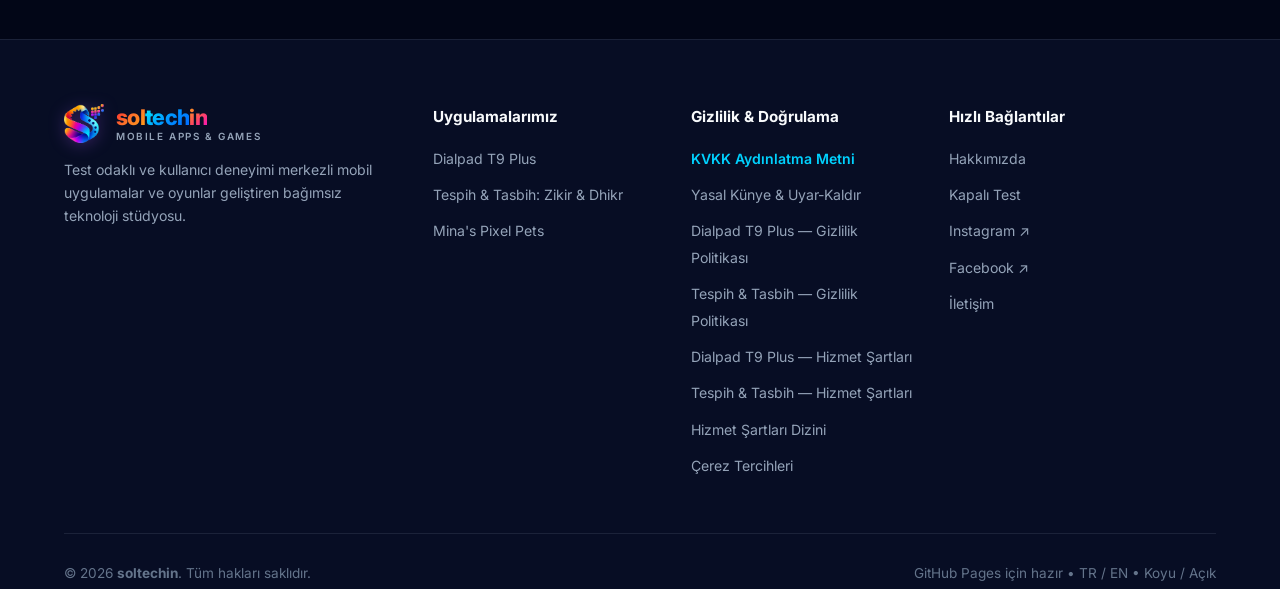
<file: kvkk/index.html>
<!DOCTYPE html>
<html lang="tr" data-theme="dark">
<head>
  <!-- Google Consent Mode v2 + Google Tag Manager -->
  <script>
    window.dataLayer = window.dataLayer || [];
    function gtag(){dataLayer.push(arguments);}
    (function() {
      var analyticsGranted = false;
      try {
        analyticsGranted = localStorage.getItem('soltechin_cookie_consent') === 'all';
      } catch (e) {}
      gtag('consent', 'default', {
        'ad_storage': 'denied',
        'ad_user_data': 'denied',
        'ad_personalization': 'denied',
        'analytics_storage': analyticsGranted ? 'granted' : 'denied',
        'wait_for_update': 500
      });
    })();
    gtag('js', new Date());
  </script>
  <script async src="https://www.googletagmanager.com/gtm.js?id=GTM-N96SBWG2"></script>
  <meta charset="UTF-8" />
  <meta name="viewport" content="width=device-width, initial-scale=1.0" />
  <title>KVKK Aydınlatma Metni &amp; Çerez Politikası — soltechin</title>
  <meta name="description" content="soltechin — 6698 sayılı KVKK Kapsamında Aydınlatma Metni, Kişisel Verilerin Korunması ve Çerez Politikası." />
  <link rel="icon" type="image/png" href="../assets/img/favicon.png" />
  <link rel="preconnect" href="https://fonts.googleapis.com" />
  <link rel="preconnect" href="https://fonts.gstatic.com" crossorigin />
  <link href="https://fonts.googleapis.com/css2?family=Inter:wght@400;500;600;700;800&display=swap" rel="stylesheet" />
  <link rel="stylesheet" href="../assets/css/style.css?v=11" />
</head>
<body>
  <div class="ambient-glow"></div>

  <!-- ==================== NAVBAR ==================== -->
  <header class="navbar">
    <div class="container navbar-inner">
      <a href="../index.html" class="brand-logo">
        <img src="../assets/img/logo-icon.png" alt="soltechin Logo" />
        <div class="brand-wordmark">
          <div class="brand-name"><span class="brand-sol">sol</span><span class="brand-tech">tech</span><span class="brand-in">in</span></div>
          <div class="brand-tagline">MOBILE APPS &amp; GAMES</div>
        </div>
      </a>
      <div class="nav-actions">
        <a href="../index.html" class="control-btn">
          <span data-lang-block="tr">← Ana Sayfa</span>
          <span data-lang-block="en" style="display: none;">← Home</span>
        </a>
        <div class="lang-select-wrapper">
          <select id="langSelect" class="lang-select" aria-label="Dil / Language">
            <option value="tr">🇹🇷 TR</option>
            <option value="en">🇬🇧 EN</option>
          </select>
          <span class="lang-select-arrow" aria-hidden="true">▾</span>
        </div>
        <button class="control-btn" id="themeToggle" aria-label="Açık Temaya Geç" title="Açık Tema">☀️ Açık</button>
      </div>
    </div>
  </header>

  <!-- ==================== SUBPAGE HERO ==================== -->
  <div class="subpage-hero">
    <div class="container">
      <div class="breadcrumb">
        <a href="../index.html">soltechin</a> <span>/</span>
        <strong>KVKK &amp; Privacy</strong>
      </div>
      <div class="section-badge" style="margin-bottom: 10px;">
        <span class="dot"></span>
        <span data-lang-block="tr">YASAL BİLDİRİM &amp; AYDINLATMA METNİ</span>
        <span data-lang-block="en" style="display: none;">LEGAL NOTICE &amp; DATA PRIVACY</span>
      </div>
      <h1 class="section-title" style="margin-bottom: 6px;">
        <span data-lang-block="tr">KVKK Aydınlatma Metni &amp; Çerez Politikası</span>
        <span data-lang-block="en" style="display: none;">KVKK Clarification Text &amp; Cookie Policy</span>
      </h1>
      <p style="color: var(--text-secondary);">
        <span data-lang-block="tr">Son Güncelleme: 10 Kasım 2026 | Veri Sorumlusu: soltechin</span>
        <span data-lang-block="en" style="display: none;">Last Updated: November 10, 2026 | Data Controller: soltechin</span>
      </p>
    </div>
  </div>

  <!-- ==================== LEGAL CARD ==================== -->
  <div class="legal-container">
    <div class="legal-card">

      <!-- ================= TÜRKÇE BÖLÜM ================= -->
      <div data-lang-block="tr" id="tr" class="legal-section">
        <p>
          <strong>soltechin</strong> ("Stüdyo", "Veri Sorumlusu", "Biz") olarak, <strong>https://soltechin.github.io/</strong> internet sitemizi ("Site") ziyaret eden kullanıcılarımızın, geliştirdiğimiz mobil uygulama ve oyunların kapalı test ("Beta Test") programlarına başvuran katılımcılarımızın ve bizimle iletişim kanallarımız üzerinden irtibat kuran tüm ilgililerin kişisel verilerinin korunmasına, gizliliğine ve güvenliğine büyük önem vermekteyiz.
        </p>
        <p>
          İşbu Aydınlatma Metni; <strong>6698 sayılı Kişisel Verilerin Korunması Kanunu ("KVKK")</strong> Madde 10 ve <em>Aydınlatma Yükümlülüğünün Yerine Getirilmesinde Uyulacak Usul ve Esaslar Hakkında Tebliğ</em> hükümleri kapsamında, kişisel verilerinizin toplanma yöntemleri, işlenme amaçları, hukuki sebepleri, kimlere ve hangi amaçlarla aktarılabileceği ile KVKK Madde 11 uyarınca sahip olduğunuz yasal haklar hususunda sizleri şeffaf bir şekilde bilgilendirmek amacıyla hazırlanmıştır.
        </p>

        <h2>1. Veri Sorumlusunun Kimliği</h2>
        <p>
          KVKK uyarınca "Veri Sorumlusu", kişisel verilerin işleme amaçlarını ve vasıtalarını belirleyen, veri kayıt sisteminin kurulmasından ve yönetilmesinden sorumlu olan tüzel veya gerçek kişidir. Bu kapsamda veri sorumlusu bilgileri aşağıdadır:
        </p>
        <ul>
          <li><strong>Veri Sorumlusu:</strong> soltechin (Bağımsız Mobil Uygulama &amp; Oyun Geliştirme Stüdyosu)</li>
          <li><strong>Yerleşim Yeri / Adres:</strong> Alacaatlı Mahallesi, Çankaya / Ankara, Türkiye</li>
          <li><strong>İletişim E-posta Adresi:</strong> <a href="mailto:soltechinapps@gmail.com" style="color: var(--brand-cyan);">soltechinapps@gmail.com</a></li>
          <li><strong>Resmi İnternet Sitesi:</strong> <a href="https://soltechin.github.io/" style="color: var(--brand-cyan);">https://soltechin.github.io/</a></li>
          <li><strong>VERBİS Sicil Durumu:</strong> Kişisel Verileri Koruma Kurulu'nun 2018/87 sayılı Kararı uyarınca, ana faaliyeti özel nitelikli veri olmayan, 50'den az çalışanı bulunan bağımsız geliştirici ve mikro işletmeler Veri Sorumluları Sicil Bilgi Sistemi'ne (VERBİS) kayıt yükümlülüğünden istisnadır.</li>
        </ul>

        <h2>2. İşlenen Kişisel Veriler ve Veri Kategorileri</h2>
        <p>
          Sitemizi ziyaretiniz, iletişim formumuzu doldurmanız veya e-posta yoluyla kapalı test programlarımıza başvurmanız esnasında aşağıdaki veri kategorileri işlenmektedir:
        </p>
        <ul>
          <li><strong>Kimlik Verisi:</strong> Adınız ve soyadınız (Yalnızca iletişim formu veya doğrudan e-posta üzerinden sizin tarafınızdan beyan edilmesi halinde).</li>
          <li><strong>İletişim Verisi:</strong> E-posta adresiniz (İletişim formu kanalıyla iletilen e-posta adresi veya Google Play Kapalı Test / Apple TestFlight davetiyesi için kendi e-posta istemcinizle <code>soltechinapps@gmail.com</code> adresine gönderdiğiniz Gmail / Apple ID e-postası).</li>
          <li><strong>Müşteri İşlem ve Talep Bilgisi:</strong> İletişim formu aracılığıyla seçilen konu başlığı (Dialpad T9 Plus, Tespih &amp; Tasbih, Mina's Pixel Pets, Genel/İş Birliği), mesaj metni, soru, öneri, hata (bug) bildirimi, geri bildirim ve talep içerikleri.</li>
          <li><strong>İşlem Güvenliği ve Teknik Kayıt Verileri:</strong> İnternet sitesi sunucu erişim günlükleri (GitHub Pages hosting altyapısı tarafından tutulan IP adresi, erişim tarihi ve saat damgası, HTTP yanıt kodları, yönlendiren URL (referrer), tarayıcı bilgisi ve kullanıcı aracısı (User-Agent)).</li>
          <li><strong>Kullanıcı Tercihleri ve Anonim Ziyaretçi İstatistikleri (LocalStorage / Çerezler):</strong> Sitemizde deneyiminizi kişiselleştirmek için tarayıcınızda saklanan arayüz tema tercihi (koyu/açık: <code>soltechin_theme</code>), dil tercihi (Türkçe/İngilizce: <code>soltechin_lang</code>), çerez onay tercihiniz (<code>soltechin_cookie_consent</code>) ve yalnızca açık rızanız halinde Google Consent Mode v2 çerçevesinde işlenen anonim ziyaretçi sayısı/sayfa görüntüleme istatistikleri.</li>
        </ul>

        <h2>3. Kişisel Verilerin İşlenme Amaçları</h2>
        <p>Kişisel verileriniz KVKK Madde 4'te düzenlenen genel ilkelere uygun olarak aşağıdaki amaçlarla işlenmektedir:</p>
        <ul>
          <li>İletişim formu veya doğrudan e-posta yoluyla ilettiğiniz soru, görüş, öneri, hata ve destek bildirimlerinin incelenmesi, cevaplandırılması ve kullanıcı memnuniyetinin sağlanması,</li>
          <li>Google Play Kapalı Test ve Apple TestFlight erken erişim programlarına e-posta yoluyla yaptığınız başvuruların değerlendirilmesi, geliştirici konsollarına (Google Play Console ve Apple App Store Connect) testçi olarak eklenmeniz ve test davet linklerinin tarafınıza ulaştırılması,</li>
          <li>Geliştirilmekte olan mobil uygulama ve oyunlarımızın (Dialpad T9 Plus, Tespih &amp; Tasbih, Mina's Pixel Pets vb.) performans, hata ve kullanıcı deneyimi testlerinin yürütülmesi,</li>
          <li>Sitemizi ziyaret eden toplam ziyaretçi sayısının ve sayfa performansının (yalnızca açık rızanız doğrultusunda) anonim olarak ölçülmesi,</li>
          <li>İnternet sitemizin bilgi güvenliğinin, sunucu sürekliliğinin ve teknik performansının temin edilmesi; kötü niyetli girişimlerin, siber saldırıların tespiti ve engellenmesi,</li>
          <li>Sitede kullanıcı tercihlerinize uygun görüntüleme (tema ve dil seçimi) deneyiminin sunulması ve bu tercihlerin bir sonraki ziyaretinizde hatırlanması,</li>
          <li>İleride doğabilecek olası hukuki uyuşmazlıklarda ispat yükümlülüğünün yerine getirilmesi, yasal haklarımızın tesisi, kullanılması veya savunulması,</li>
          <li>Yetkili idari, adli veya düzenleyici kamu kurum ve kuruluşlarından gelen bağlayıcı bilgi, belge ve bildirim taleplerinin mevzuata uygun şekilde karşılanması.</li>
        </ul>

        <h2>4. Kişisel Verilerin Toplanma Yöntemi ve Hukuki Sebepleri</h2>
        <p>
          <strong>Toplanma Yöntemi:</strong> Kişisel verileriniz; sitemizde yer alan İletişim Formu'nun sizin tarafınızdan doldurulması, doğrudan <code>soltechinapps@gmail.com</code> adresine e-posta gönderilmesi, tarayıcınızın sitemizi ziyareti esnasında otomatik olarak kaydedilen sunucu logları, yerel depolama mekanizmaları (localStorage) ve rıza vermeniz halinde Google Tag Manager / Google Analytics ölçüm etiketleri vasıtasıyla tamamen veya kısmen otomatik yöntemlerle toplanmaktadır.
        </p>
        <p>
          <strong>Hukuki Sebepler (KVKK Madde 5):</strong> Kişisel verileriniz Kanun'un 5. maddesinde belirtilen aşağıdaki hukuki sebepler doğrultusunda işlenmektedir:
        </p>
        <ul>
          <li><strong>Bir sözleşmenin kurulması veya ifasıyla doğrudan doğruya ilgili olması (KVKK m. 5/2-c):</strong> E-posta yoluyla yapılan kapalı test programı başvurusunun kabul edilmesi, test bağlantılarının gönderilmesi ve talep ettiğiniz desteğin sunulması.</li>
          <li><strong>Veri sorumlusunun meşru menfaatleri için veri işlenmesinin zorunlu olması (KVKK m. 5/2-f):</strong> Temel hak ve özgürlüklerinize zarar vermemek kaydıyla; sitemizin güvenliğinin sağlanması, teknik işleyişin denetlenmesi, hata raporlarının çözümlenmesi ve uygulama kalitesinin artırılması.</li>
          <li><strong>Bir hakkın tesisi, kullanılması veya korunması için veri işlemenin zorunlu olması (KVKK m. 5/2-e):</strong> Olası hukuki uyuşmazlıklarda delil saklama ve hak arama hürriyetinin kullanılması.</li>
          <li><strong>Veri sorumlusunun hukuki yükümlülüğünü yerine getirebilmesi için zorunlu olması (KVKK m. 5/2-ç):</strong> Yetkili resmi makamlarca talep edilen yasal bildirimlerin karşılanması.</li>
          <li><strong>Açık Rıza (KVKK m. 5/1 ve m. 9):</strong> İletişim formu aracılığıyla yurtdışı form sağlayıcısı üzerinden mesaj iletilmesi ve çerez banner'ında "Tümünü Kabul Et" tercihiyle analitik ölçüm çerezlerinin etkinleştirilmesi hallerinde.</li>
        </ul>

        <h2>5. Kişisel Verilerin Aktarılması ve Yurtdışı Aktarım Bildirimi</h2>
        <p>
          soltechin olarak, kullanıcılarımızın kişisel verilerini <strong>hiçbir koşulda ticari, reklam veya pazarlama amacıyla üçüncü kişilere satmamakta, kiralamamakta veya devretmemekteyiz</strong>. Kişisel verileriniz yalnızca teknik zorunluluklar ve hizmetin ifası gereği aşağıdaki taraflarla sınırlı olarak paylaşılabilir:
        </p>
        <ul>
          <li><strong>Barındırma (Hosting) Altyapısı (GitHub Pages / GitHub Inc. - ABD):</strong> İnternet sitemiz GitHub Pages altyapısı üzerinde yayınlanmaktadır. Sunucuların yurtdışında bulunması sebebiyle, site erişiminde otomatik oluşan sunucu erişim günlükleri (IP, tarih, saat) teknik zorunluluk gereği GitHub sunucularında işlenmektedir.</li>
          <li><strong>İletişim Formu İletim ve E-posta Altyapısı (FormSubmit.co &amp; Google Gmail - ABD/AB):</strong> Yalnızca web sitemizdeki iletişim formunu kullanmayı tercih etmeniz halinde, form mesajınız FormSubmit altyapısı aracılığıyla geliştirici e-posta kutumuza (Gmail) iletilir. Form kullanmak istemeyen kullanıcılarımız her zaman doğrudan <code>soltechinapps@gmail.com</code> adresine e-posta gönderebilir.</li>
          <li><strong>Analitik Ölçüm Altyapısı (Google LLC - ABD / Google Consent Mode v2):</strong> Yalnızca çerez bildiriminden "Tümünü Kabul Et" seçeneğini tercih etmeniz durumunda, anonim ziyaretçi sayısı ölçümü amacıyla Google Tag Manager / Google Analytics (<code>GTM-N96SBWG2</code>) işlevsel hale gelir. Reklam ve kişiselleştirme sinyalleri tüm ziyaretçiler için varsayılan olarak kapalı (<code>denied</code>) tutulur.</li>
          <li><strong>Uygulama Test Konsolları (Google LLC &amp; Apple Inc.):</strong> E-posta ile ilettiğiniz kapalı test başvurunuz onaylandığında, test davet bağlantısının tarafınıza mağaza tarafından gönderilebilmesi için e-posta adresiniz Google Play Console veya Apple App Store Connect test gruplarına kaydedilmektedir.</li>
          <li><strong>Kanunen Yetkili Kurum ve Kuruluşlar:</strong> Mevzuatın amir hükümleri gereğince yürürlükteki kanunlara uygun biçimde yetkili kamu kurum, kuruluş ve adli mercilerden gelecek bağlayıcı talepler doğrultusunda.</li>
        </ul>

        <h2>6. Kişisel Verilerin Saklanma Süresi ve İmhası</h2>
        <p>
          Kişisel verileriniz, işlenme amaçlarının gerektirdiği süre boyunca ve ilgili yasal mevzuatta öngörülen zamanaşımı süreleri saklı kalmak kaydıyla muhafaza edilir:
        </p>
        <ul>
          <li><strong>İletişim Formu Kayıtları:</strong> Mesajın yanıtlanması ve konunun çözümlenmesinden itibaren, ileride doğabilecek hukuki uyuşmazlıklarda savunma hakkı için Türk Borçlar Kanunu zamanaşımı hükümleri uyarınca azami <strong>3 yıl</strong> saklanır.</li>
          <li><strong>Kapalı Test Başvuruları:</strong> İlgili mobil uygulamanın beta/kapalı test süreci tamamlanana veya testçi programdan ayrılma talebini iletene kadar saklanır.</li>
          <li><strong>Yerel Depolama (LocalStorage) Verileri:</strong> Tarayıcınızın çerez ve yerel depolama verilerini temizlemenize kadar cihazınızda saklanır.</li>
        </ul>
        <p>
          Saklama süresinin sona ermesiyle birlikte kişisel verileriniz KVKK Madde 7 ve <em>Kişisel Verilerin Silinmesi, Yok Edilmesi veya Anonim Hale Getirilmesi Hakkında Yönetmelik</em> hükümleri uyarınca re'sen veya talebiniz doğrultusunda silinir, yok edilir veya anonim hale getirilir.
        </p>

        <h2>7. İlgili Kişinin (Veri Sahibinin) Hakları (KVKK Madde 11)</h2>
        <p>KVKK'nın 11. maddesi uyarınca veri sahibi olarak aşağıdaki haklara sahipsiniz:</p>
        <ul>
          <li>Kişisel verilerinizin işlenip işlenmediğini öğrenme,</li>
          <li>Kişisel verileriniz işlenmişse buna ilişkin bilgi talep etme,</li>
          <li>Kişisel verilerinizin işlenme amacını ve bunların amacına uygun kullanılıp kullanılmadığını öğrenme,</li>
          <li>Yurt içinde veya yurt dışında kişisel verilerinizin aktarıldığı üçüncü kişileri bilme,</li>
          <li>Kişisel verilerinizin eksik veya yanlış işlenmiş olması hâlinde bunların düzeltilmesini isteme,</li>
          <li>KVKK'nın 7. maddesinde öngörülen şartlar çerçevesinde kişisel verilerinizin silinmesini veya yok edilmesini isteme,</li>
          <li>Düzeltme ve silme işlemlerinin verilerinizin aktarıldığı üçüncü kişilere bildirilmesini isteme,</li>
          <li>İşlenen verilerin münhasıran otomatik sistemler vasıtasıyla analiz edilmesi suretiyle aleyhinize bir sonucun ortaya çıkmasına itiraz etme,</li>
          <li>Kişisel verilerinizin kanuna aykırı olarak işlenmesi sebebiyle zarara uğramanız hâlinde zararın giderilmesini talep etme.</li>
        </ul>

        <h2>8. Başvuru Usulü ve İletişim (KVKK Madde 13)</h2>
        <p>
          Yukarıda belirtilen haklarınızı kullanmak için, <em>Veri Sorumlusuna Başvuru Usul ve Esasları Hakkında Tebliğ</em> hükümlerine uygun olarak hazırladığınız başvurunuzu:
        </p>
        <ul>
          <li>E-posta konu kısmına <strong>"KVKK İlgili Kişi Başvurusu"</strong> yazarak,</li>
          <li>Kayıtlı e-posta adresinizden veya tarafımıza daha önce bildirdiğiniz e-posta adresinizden <strong>soltechinapps@gmail.com</strong> adresine iletebilirsiniz.</li>
        </ul>
        <p>
          Başvurunuzda ad-soyad, imza (yazılı ise), T.C. kimlik numarası (veya yabancı iseniz uyruk ve pasaport numarası), tebligata esas yerleşim yeri veya iş adresi, e-posta adresi ve talep konusunun açıkça belirtilmesi yasal zorunluluktur. Talebiniz niteliğine göre en kısa sürede ve en geç <strong>otuz (30) gün içinde ücretsiz</strong> olarak sonuçlandırılacaktır.
        </p>

        <!-- ================= ÇEREZ POLİTİKASI BÖLÜMÜ ================= -->
        <h2 id="cerez-politikasi">9. Kapsamlı Çerez (Cookie) ve Yerel Depolama Politikası</h2>
        <p>
          <strong>Çerez ve Yerel Depolama Nedir?</strong> Çerezler (cookies) ve modern web standartlarında yer alan Yerel Depolama (HTML5 LocalStorage), internet sitelerinin kullanıcıların cihazlarında küçük metin veya veri parçaları depolayarak kullanıcı tercihlerini hatırlamasına, oturum yönetimini sağlamasına ve site deneyimini iyileştirmesine imkan tanıyan teknolojilerdir.
        </p>
        <p>
          <strong>Sitemizde Kullanılan Teknolojiler:</strong> soltechin internet sitesinde gizlilik-öncelikli bir mimari uygulanmakta olup, <strong>üçüncü taraf reklam takipçisi, pazarlama pikselleri veya davranışsal reklam/hedefleme çerezleri KULLANILMAMAKTADIR</strong>. Sitemizde yalnızca aşağıdaki zorunlu yerel depolama anahtarları ile — sadece açık onayınız halinde — anonim ziyaretçi sayımı için Google Tag Manager / Google Analytics kullanılmaktadır:
        </p>
        <ul>
          <li>
            <strong><code>soltechin_theme</code> (Zorunlu / İşlevsel Yerel Depolama):</strong><br />
            Kullanıcının tercih ettiği görsel tema modunu (koyu tema "dark" veya açık tema "light") saklar. Sayfa yenilendiğinde veya site yeniden ziyaret edildiğinde tercihinizin korunmasını sağlar. Süre: Kalıcı (kullanıcı tarayıcı önbelleğini temizleyene kadar).
          </li>
          <li>
            <strong><code>soltechin_lang</code> (Zorunlu / İşlevsel Yerel Depolama):</strong><br />
            Kullanıcının tercih ettiği dil seçeneğini (Türkçe "tr" veya İngilizce "en") saklar. Sayfa geçişlerinde dil tercihinin korunmasını sağlar. Süre: Kalıcı.
          </li>
          <li>
            <strong><code>soltechin_cookie_consent</code> (Zorunlu Yerel Depolama):</strong><br />
            Kullanıcının çerez bildirim banner'ına verdiği onay veya tercih durumunu saklar ("all" veya "essential"). Bu sayede her sayfada çerez banner'ının tekrar tekrar ekrana gelerek kullanıcıyı rahatsız etmesi engellenir. Süre: Kalıcı.
          </li>
          <li>
            <strong>Google Tag Manager / Google Analytics (<code>GTM-N96SBWG2</code> — İsteğe Bağlı Analitik, Google Consent Mode v2):</strong><br />
            Yalnızca web sitemizi ziyaret eden toplam ziyaretçi sayısını ve sayfa trafik istatistiklerini anonim olarak görüntülemek amacıyla kullanılır. Varsayılan durumda tüm analitik ve reklam çerezleri <code>denied</code> (kapalı) olarak ayarlıdır; reklam depolama ve kişiselleştirme (<code>ad_storage</code>, <code>ad_user_data</code>, <code>ad_personalization</code>) hiçbir koşulda açılmaz. Sadece çerez bildiriminden <strong>"Tümünü Kabul Et"</strong> seçeneğine tıkladığınızda <code>_ga</code> / <code>_ga_*</code> analitik çerezleri (<code>analytics_storage: granted</code>) etkinleşir. <strong>"Yalnızca Zorunlular"</strong> seçiminde analitik çerezleri yerleştirilmez.
          </li>
        </ul>

        <div style="margin: 24px 0; padding: 20px; border-radius: var(--radius-md); background: var(--bg-elevated); border: 1px solid var(--border-color);">
          <h4 style="margin: 0 0 8px; font-size: 1rem; color: var(--text-primary);">🍪 Çerez Tercihlerinizi Yönetin</h4>
          <p style="margin: 0 0 14px; font-size: 0.9rem; color: var(--text-secondary);">
            Dilediğiniz an çerez onay durumunuzu güncelleyebilir veya banner'ı yeniden açarak tercihlerinizi değiştirebilirsiniz.
          </p>
          <div style="display: flex; gap: 10px; flex-wrap: wrap;">
            <button type="button" class="btn btn-secondary btn-sm" id="btnReopenCookies" data-open-cookie-settings>
              Çerez Tercihlerini Aç / Değiştir
            </button>
            <button type="button" class="btn btn-secondary btn-sm" id="btnClearPreferences">
              Tüm Tercihleri Sıfırla
            </button>
          </div>
          <p id="cookiePrefFeedback" style="display: none; margin: 10px 0 0; font-size: 0.85rem; color: #10b981; font-weight: 600;"></p>
        </div>

        <p><strong>Tarayıcı Üzerinden Çerezleri ve Yerel Depolamayı Yönetme / Silme:</strong></p>
        <p>
          Çoğu internet tarayıcısı çerezleri varsayılan olarak kabul edecek şekilde yapılandırılmıştır. Dilediğiniz takdirde tarayıcı ayarlarınızdan çerezleri ve yerel depolama verilerini engelleyebilir veya silebilirsiniz:
        </p>
        <ul>
          <li><strong>Google Chrome:</strong> Ayarlar → Gizlilik ve Güvenlik → Üçüncü taraf çerezleri / Site verileri adımlarını izleyebilirsiniz.</li>
          <li><strong>Apple Safari:</strong> Ayarlar → Safari → İleri Düzey → Web Sitesi Verileri bölümünden verileri silebilirsiniz.</li>
          <li><strong>Mozilla Firefox:</strong> Seçenekler → Gizlilik ve Güvenlik → Çerezler ve Site Verileri bölümünden yönetebilirsiniz.</li>
          <li><strong>Microsoft Edge:</strong> Ayarlar → Çerezler ve Site İzinleri bölümünden yönetebilirsiniz.</li>
        </ul>
        <p style="font-size: 0.9rem; color: var(--text-muted);">
          <em>Not: Yerel depolama verilerinin silinmesi durumunda, sitemizdeki karanlık/aydınlık tema ve dil tercihiniz varsayılan ayarlara sıfırlanacaktır.</em>
        </p>

        <h2>10. Mobil Uygulamalar ve Harici Mağaza Gizlilik Politikaları Ayrımı</h2>
        <p>
          İşbu KVKK Aydınlatma Metni ve Çerez Politikası; <strong>https://soltechin.github.io/</strong> internet sitemiz, sitedeki iletişim formları ve kapalı test başvuru süreçlerini düzenlemektedir.
        </p>
        <p>
          soltechin tarafından Google Play Store ve Apple App Store mağazalarında yayınlanan mobil uygulamalarımızın (örn. <strong>Dialpad T9 Plus</strong> ve <strong>Tespih &amp; Tasbih: Zikir &amp; Dhikr</strong>) cihaz içi izinleri, donanım sensör kullanımları ve mağaza standartlarına uygun uygulama-özel gizlilik politikaları her uygulamanın kendi özel bağlantısında bağımsız olarak yayımlanmaktadır:
        </p>
        <ul>
          <li><a href="https://soltechin.github.io/privacy-policies/dialt9plus/" target="_blank" rel="noopener" style="color: var(--brand-cyan);">Dialpad T9 Plus — Mobil Uygulama Gizlilik Politikası ↗</a></li>
          <li><a href="https://soltechin.github.io/privacy-policies/" target="_blank" rel="noopener" style="color: var(--brand-cyan);">Tespih &amp; Tasbih: Zikir &amp; Dhikr — Mobil Uygulama Gizlilik Politikası ↗</a></li>
          <li><a href="../terms/dialpad-t9-plus/index.html" style="color: var(--brand-cyan);">Dialpad T9 Plus — Hizmet Şartları Sözleşmesi</a></li>
          <li><a href="../terms/tespih-tasbih/index.html" style="color: var(--brand-cyan);">Tespih &amp; Tasbih — Hizmet Şartları Sözleşmesi</a></li>
        </ul>

        <h2>11. Ticari Elektronik İleti Gönderilmeme Taahhüdü (6563 Sayılı Kanun)</h2>
        <p>
          6563 sayılı Elektronik Ticaretin Düzenlenmesi Hakkında Kanun uyarınca; formlarımız aracılığıyla toplanan iletişim verileriniz tarafınızdan önceden alınmış ticari elektronik ileti izni bulunmadığı sürece reklam, tanıtım, promosyon veya bülten gönderimi amacıyla <strong>kesinlikle kullanılmaz</strong>.
        </p>

        <h2>12. Çocukların Kişisel Verileri ve Ebeveyn Bildirimi (COPPA ve KVKK Uyumu)</h2>
        <p>
          Stüdyomuz tarafından geliştirilen "Mina's Pixel Pets" gibi aile ve çocuk odaklı oyunlarda; 13 yaşından küçük çocukların kişisel verileri veli/vasinin açık onayı olmaksızın toplanmamakta ve profilleme amacıyla işlenmemektedir. Ebeveynler çocuklarına ait kayıtların incelenmesi veya silinmesi için diledikleri zaman <a href="mailto:soltechinapps@gmail.com" style="color: var(--brand-cyan);">soltechinapps@gmail.com</a> adresinden talep iletebilir.
        </p>

        <h2>13. Yürürlük ve Güncellemeler</h2>
        <p>
          İşbu Aydınlatma Metni ve Çerez Politikası <strong>10 Kasım 2026</strong> tarihinde güncellenerek yürürlüğe girmiştir. Yasal mevzuattaki değişiklikler, Kurul kararları veya stüdyomuzun teknik geliştirmeleri doğrultusunda bu metinde zaman zaman güncellemeler yapılabilir. Güncellenen metin bu sayfada yayımlandığı andan itibaren geçerlilik kazanır.
        </p>
        <p>
          <strong>İletişim &amp; Bilgi Talebi:</strong> <a href="mailto:soltechinapps@gmail.com" style="color: var(--brand-cyan);">soltechinapps@gmail.com</a>
        </p>
      </div>

      <!-- ================= LEGAL DIVIDER ================= -->
      <hr class="legal-divider" />

      <!-- ================= ENGLISH SECTION ================= -->
      <div data-lang-block="en" id="en" class="legal-section" style="display: none;">
        <p>
          At <strong>soltechin</strong> ("Studio", "Data Controller", "We", "Us"), we place the highest priority on protecting the personal data, privacy, and security of individuals who visit our official website at <strong>https://soltechin.github.io/</strong> ("Website"), applicants participating in our closed testing programs ("Beta Test") for mobile apps and games, and all parties contacting us through our communication channels.
        </p>
        <p>
          This Clarification Text is provided in full compliance with the <strong>Law on Protection of Personal Data No. 6698 ("KVKK")</strong> (Article 10) and aligned with the principles of the <strong>General Data Protection Regulation ("GDPR")</strong> and the <em>Communiqué on Principles and Procedures to be Followed in Fulfillment of the Obligation to Inform</em>, to transparently notify you regarding data collection methods, processing purposes, legal grounds, recipients of data transfers, and your statutory data subject rights.
        </p>

        <h2>1. Identity of the Data Controller</h2>
        <p>
          Under KVKK and GDPR regulations, the Data Controller is the entity determining the purposes and means of the processing of personal data. Details of the Data Controller are as follows:
        </p>
        <ul>
          <li><strong>Data Controller:</strong> soltechin (Independent Mobile Apps &amp; Games Studio)</li>
          <li><strong>Location / Address:</strong> Alacaatli Mah., Cankaya / Ankara, Turkey</li>
          <li><strong>Contact Email:</strong> <a href="mailto:soltechinapps@gmail.com" style="color: var(--brand-cyan);">soltechinapps@gmail.com</a></li>
          <li><strong>Official Website:</strong> <a href="https://soltechin.github.io/" style="color: var(--brand-cyan);">https://soltechin.github.io/</a></li>
        </ul>

        <h2>2. Categories of Processed Personal Data</h2>
        <p>
          Depending on your interactions with our website, contact form, or email-based closed testing applications, we process the following data categories:
        </p>
        <ul>
          <li><strong>Identity Data:</strong> Full name (only when voluntarily provided via our contact form or direct email inquiries).</li>
          <li><strong>Contact Data:</strong> Email address (submitted via the contact form, or your Gmail / Apple ID email when applying directly via your own email client to <code>soltechinapps@gmail.com</code> for Google Play Closed Testing or Apple TestFlight invitations).</li>
          <li><strong>Inquiry &amp; Support Data:</strong> Subject matter selection (Dialpad T9 Plus, Tespih &amp; Tasbih, Mina's Pixel Pets, General/Partnership), message body, feedback, questions, bug reports, and correspondence records.</li>
          <li><strong>Security &amp; Technical Log Data:</strong> Internet server access records generated by our hosting provider (GitHub Pages), including IP address, access timestamp, HTTP response status codes, referring URL, browser information, and user agent string.</li>
          <li><strong>User Preferences &amp; Anonymous Visitor Analytics (LocalStorage / Cookies):</strong> Browser local storage entries used to preserve UI theme preferences (dark/light: <code>soltechin_theme</code>), language preferences (TR/EN: <code>soltechin_lang</code>), cookie consent preferences (<code>soltechin_cookie_consent</code>), and—only with your explicit consent—anonymous aggregate visitor count statistics under Google Consent Mode v2.</li>
        </ul>

        <h2>3. Purposes of Processing Personal Data</h2>
        <p>Personal data is processed for the following legitimate purposes:</p>
        <ul>
          <li>Reviewing, responding to, and resolving inquiries, bug reports, feedback, and technical support requests submitted via the contact form or email,</li>
          <li>Evaluating applications for Google Play Closed Testing and Apple TestFlight tracks submitted via email, enrolling eligible testers into developer consoles, and delivering official invitation links,</li>
          <li>Conducting performance, usability, and stability tests for our upcoming applications and games based on community feedback,</li>
          <li>Measuring aggregate visitor traffic and page views anonymously (strictly upon your explicit consent),</li>
          <li>Ensuring the operational security, technical integrity, and resilience of our website infrastructure against cyber incidents and unauthorized access,</li>
          <li>Providing a seamless user experience by remembering your preferred language and display theme,</li>
          <li>Fulfilling legal burden of proof and establishing, exercising, or defending statutory legal claims in potential disputes,</li>
          <li>Complying with binding statutory information requests issued by authorized judicial, regulatory, or public enforcement authorities.</li>
        </ul>

        <h2>4. Data Collection Methods &amp; Legal Grounds</h2>
        <p>
          <strong>Collection Methods:</strong> Personal data is collected through the electronic contact form on our website, direct email correspondence sent to <code>soltechinapps@gmail.com</code>, automated server logs maintained by GitHub Pages hosting, HTML5 browser local storage keys, and—only with explicit consent—Google Tag Manager / Google Analytics measurement tags.
        </p>
        <p>
          <strong>Legal Bases (under KVKK Article 5 &amp; GDPR Article 6):</strong>
        </p>
        <ul>
          <li><strong>Contract Performance &amp; Pre-contractual Requests (KVKK Art. 5/2-c, GDPR Art. 6/1-b):</strong> Enrolling testers into beta programs upon their email request, delivering store invites, and fulfilling support inquiries requested by users.</li>
          <li><strong>Legitimate Interests of the Controller (KVKK Art. 5/2-f, GDPR Art. 6/1-f):</strong> Ensuring cybersecurity, technical operation of our web services, quality assessment, and application development without infringing upon fundamental rights.</li>
          <li><strong>Legal Claims &amp; Defense (KVKK Art. 5/2-e, GDPR Art. 6/1-f):</strong> Establishing, defending, or asserting legal rights and maintaining proof of compliance.</li>
          <li><strong>Legal Obligations (KVKK Art. 5/2-ç, GDPR Art. 6/1-c):</strong> Compliance with binding statutory requirements and legal reporting duties.</li>
          <li><strong>Explicit Consent (KVKK Art. 5/1 &amp; Art. 9, GDPR Art. 6/1-a):</strong> Submitting inquiries through the cross-border contact form relay (FormSubmit.co) or opting in via the cookie banner ("Accept All") to allow anonymous analytics measurement cookies.</li>
        </ul>

        <h2>5. Data Transfers &amp; Cross-Border Transfers</h2>
        <p>
          soltechin <strong>DOES NOT sell, lease, monetize, or trade personal data to third parties for commercial, marketing, or advertising purposes under any circumstances</strong>. Personal data may only be transferred to third-party service providers strictly necessary for technical operations:
        </p>
        <ul>
          <li><strong>Hosting Infrastructure (GitHub Pages / GitHub Inc. - USA):</strong> Hosted on GitHub Pages. Due to server locations, technical access logs are stored on GitHub infrastructure under their security protocols.</li>
          <li><strong>Contact Form Relay &amp; Mail Services (FormSubmit.co &amp; Google Gmail - USA/EU):</strong> Solely when you choose to use the website contact form, your inquiry is routed via FormSubmit.co and delivered to our developer Gmail inbox. Users who prefer not to use the web form may always email <code>soltechinapps@gmail.com</code> directly.</li>
          <li><strong>Analytics Measurement (Google LLC - USA / Google Consent Mode v2):</strong> Only if you choose "Accept All" in the cookie banner, Google Tag Manager / Google Analytics (<code>GTM-N96SBWG2</code>) is permitted to place analytics cookies solely to measure anonymous visitor counts. Advertising and personalization signals remain permanently set to <code>denied</code>.</li>
          <li><strong>App Store Testing Platforms (Google LLC &amp; Apple Inc.):</strong> For testers who apply via email, approved email addresses are registered into Google Play Console or Apple App Store Connect exclusively to transmit store test invitations.</li>
          <li><strong>Judicial &amp; Law Enforcement Authorities:</strong> When strictly mandated by binding court orders or statutory legal processes.</li>
        </ul>

        <h2>6. Data Retention Period &amp; Disposal</h2>
        <p>
          Personal data is retained only for the duration necessary to accomplish processing purposes and for the duration of statutory limitation periods:
        </p>
        <ul>
          <li><strong>Inquiry Records:</strong> Retained for a maximum period of <strong>3 years</strong> from the resolution of the matter to preserve defense against potential legal claims.</li>
          <li><strong>Beta Tester Records:</strong> Retained until the relevant app's beta program concludes or the tester exercises their right to withdraw.</li>
          <li><strong>Local Storage Entries:</strong> Retained locally on your browser until you clear cache or delete site storage.</li>
        </ul>
        <p>
          Upon expiration of retention periods, data is safely deleted, destroyed, or irreversibly anonymized in accordance with statutory requirements.
        </p>

        <h2>7. Data Subject Rights (KVKK Article 11 &amp; GDPR Chapter III)</h2>
        <p>As a data subject, you are entitled to:</p>
        <ul>
          <li>Learn whether your personal data is being processed,</li>
          <li>Request information if your personal data has been processed,</li>
          <li>Learn the purpose of processing and whether data is used in accordance with such purposes,</li>
          <li>Know the third parties to whom personal data is transferred domestically or abroad,</li>
          <li>Request rectification of incomplete or inaccurate data,</li>
          <li>Request erasure or destruction of personal data under statutory conditions,</li>
          <li>Request notification of rectification or erasure to third parties to whom data was transferred,</li>
          <li>Object to adverse outcomes arising solely through automated decision-making systems,</li>
          <li>Claim compensation for damages incurred due to unlawful processing of personal data.</li>
        </ul>

        <h2>8. Application Procedure &amp; Inquiries (KVKK Article 13)</h2>
        <p>
          To exercise your rights under KVKK or GDPR, you may submit your written request to:
        </p>
        <ul>
          <li>Email Subject Line: <strong>"KVKK / GDPR Data Subject Request"</strong></li>
          <li>Email Address: <a href="mailto:soltechinapps@gmail.com" style="color: var(--brand-cyan);">soltechinapps@gmail.com</a></li>
        </ul>
        <p>
          Your request must specify your full name, contact information, identity verification details, and a clear description of your request. Requests will be concluded <strong>free of charge within a maximum of thirty (30) days</strong>.
        </p>

        <!-- ================= COOKIE POLICY (EN) ================= -->
        <h2>9. Comprehensive Cookie &amp; Storage Policy</h2>
        <p>
          <strong>What are Cookies and Local Storage?</strong> Cookies and HTML5 LocalStorage are standard web technologies allowing websites to store small pieces of data locally on your device to remember user settings, enable essential features, and improve responsiveness.
        </p>
        <p>
          <strong>Technologies Deployed on Our Website:</strong> soltechin operates on a privacy-by-design framework. <strong>We DO NOT deploy third-party advertising trackers, retargeting beacons, or behavioral profiling cookies</strong>. We only use the following essential browser storage items and, strictly upon your explicit consent, anonymous aggregate analytics via Google Tag Manager / Google Analytics:
        </p>
        <ul>
          <li>
            <strong><code>soltechin_theme</code> (Essential / Functional Local Storage):</strong><br />
            Remembers your chosen visual theme mode (Dark or Light) across sessions. Duration: Persistent until browser storage is cleared.
          </li>
          <li>
            <strong><code>soltechin_lang</code> (Essential / Functional Local Storage):</strong><br />
            Remembers your chosen display language (Turkish or English). Duration: Persistent until cleared.
          </li>
          <li>
            <strong><code>soltechin_cookie_consent</code> (Essential Local Storage):</strong><br />
            Remembers your cookie banner preference ("all" or "essential") so the banner is not repeatedly presented on every page load. Duration: Persistent.
          </li>
          <li>
            <strong>Google Tag Manager / Google Analytics (<code>GTM-N96SBWG2</code> — Optional Analytics via Google Consent Mode v2):</strong><br />
            Used exclusively to understand aggregate visitor counts and page traffic anonymously. By default, all analytics and advertising storage parameters are set to <code>denied</code>, and advertising/personalization signals (<code>ad_storage</code>, <code>ad_user_data</code>, <code>ad_personalization</code>) remain permanently <code>denied</code>. Analytics cookies (<code>_ga</code> / <code>_ga_*</code>, <code>analytics_storage: granted</code>) are activated only if you explicitly select <strong>"Accept All"</strong>. Choosing <strong>"Essential Only"</strong> keeps analytics cookies disabled.
          </li>
        </ul>

        <div style="margin: 24px 0; padding: 20px; border-radius: var(--radius-md); background: var(--bg-elevated); border: 1px solid var(--border-color);">
          <h4 style="margin: 0 0 8px; font-size: 1rem; color: var(--text-primary);">🍪 Manage Your Preferences</h4>
          <p style="margin: 0 0 14px; font-size: 0.9rem; color: var(--text-secondary);">
            You can re-open the cookie preference banner or reset your stored preferences at any time.
          </p>
          <div style="display: flex; gap: 10px; flex-wrap: wrap;">
            <button type="button" class="btn btn-secondary btn-sm" data-open-cookie-settings>
              Open / Change Cookie Preferences
            </button>
            <button type="button" class="btn btn-secondary btn-sm" id="btnClearPreferencesEn">
              Reset All Stored Preferences
            </button>
          </div>
          <p id="cookiePrefFeedbackEn" style="display: none; margin: 10px 0 0; font-size: 0.85rem; color: #10b981; font-weight: 600;"></p>
        </div>

        <p><strong>Managing and Disabling Cookies in Your Browser:</strong></p>
        <p>
          You can configure your web browser to reject cookies or delete stored web data through browser settings:
        </p>
        <ul>
          <li><strong>Google Chrome:</strong> Settings → Privacy and Security → Third-party cookies / Site data.</li>
          <li><strong>Apple Safari:</strong> Settings → Safari → Advanced → Website Data.</li>
          <li><strong>Mozilla Firefox:</strong> Settings → Privacy &amp; Security → Cookies and Site Data.</li>
          <li><strong>Microsoft Edge:</strong> Settings → Cookies and site permissions.</li>
        </ul>

        <h2>10. Mobile Apps &amp; App Store Policies Distinction</h2>
        <p>
          This KVKK Clarification Text and Cookie Policy governs the <strong>https://soltechin.github.io/</strong> website and closed beta registration processes.
        </p>
        <p>
          Individual mobile applications published by soltechin on the Google Play Store and Apple App Store (e.g. <strong>Dialpad T9 Plus</strong> and <strong>Tespih &amp; Tasbih: Zikir &amp; Dhikr</strong>) maintain dedicated, app-specific Privacy Policies and Terms of Service covering device permissions and in-app functionality:
        </p>
        <ul>
          <li><a href="https://soltechin.github.io/privacy-policies/dialt9plus/" target="_blank" rel="noopener" style="color: var(--brand-cyan);">Dialpad T9 Plus — Mobile App Privacy Policy ↗</a></li>
          <li><a href="https://soltechin.github.io/privacy-policies/" target="_blank" rel="noopener" style="color: var(--brand-cyan);">Tespih &amp; Tasbih: Zikir &amp; Dhikr — Mobile App Privacy Policy ↗</a></li>
          <li><a href="../terms/dialpad-t9-plus/index.html" style="color: var(--brand-cyan);">Dialpad T9 Plus — Terms of Service</a></li>
          <li><a href="../terms/tespih-tasbih/index.html" style="color: var(--brand-cyan);">Tespih &amp; Tasbih — Terms of Service</a></li>
        </ul>

        <h2>11. Prohibition of Unsolicited Commercial Messages</h2>
        <p>
          Under Electronic Commerce Law No. 6563, contact details collected through our web forms will never be utilized for unsolicited marketing campaigns, promotional broadcasts, or newsletters without your explicit prior opt-in authorization.
        </p>

        <h2>12. Children's Privacy Notice (COPPA &amp; GDPR-K Compliance)</h2>
        <p>
          For family-oriented games such as "Mina's Pixel Pets", we strictly refrain from knowingly collecting or profiling personal data from children under 13 without verifiable parental/guardian consent. Parents may request review or erasure of their children's data anytime at <a href="mailto:soltechinapps@gmail.com" style="color: var(--brand-cyan);">soltechinapps@gmail.com</a>.
        </p>

        <h2>13. Amendments &amp; Effective Date</h2>
        <p>
          This document is effective as of <strong>November 10, 2026</strong>. Revisions may be introduced periodically to reflect statutory updates or operational modifications. Revised notices become binding immediately upon publication on this page.
        </p>
        <p>
          <strong>Inquiries &amp; Information:</strong> <a href="mailto:soltechinapps@gmail.com" style="color: var(--brand-cyan);">soltechinapps@gmail.com</a>
        </p>
      </div>

    </div>
  </div>

  <!-- ==================== FOOTER ==================== -->
  <footer class="footer">
    <div class="container">
      <div class="footer-grid">
        <div class="footer-col">
          <a href="../index.html" class="brand-logo" style="margin-bottom: 14px;">
            <img src="../assets/img/logo-icon.png" alt="soltechin" />
            <div class="brand-wordmark">
              <div class="brand-name"><span class="brand-sol">sol</span><span class="brand-tech">tech</span><span class="brand-in">in</span></div>
              <div class="brand-tagline">MOBILE APPS &amp; GAMES</div>
            </div>
          </a>
          <p style="font-size: 0.88rem; color: var(--text-secondary);" data-i18n="footer.desc">
            Test odaklı ve kullanıcı deneyimi merkezli mobil uygulamalar ve oyunlar geliştiren bağımsız teknoloji stüdyosu.
          </p>
        </div>

        <div class="footer-col">
          <h4 data-i18n="footer.col.apps">Uygulamalarımız</h4>
          <ul>
            <li><a href="../apps/dialpad-t9-plus/index.html">Dialpad T9 Plus</a></li>
            <li><a href="../apps/tespih-tasbih/index.html">Tespih &amp; Tasbih: Zikir &amp; Dhikr</a></li>
            <li><a href="../apps/minaspixelpets/index.html" data-i18n="footer.app3">Mina's Pixel Pets</a></li>
          </ul>
        </div>

        <div class="footer-col">
          <h4 data-i18n="footer.col.legal">Gizlilik &amp; Doğrulama</h4>
          <ul>
            <li><a href="index.html" style="color: var(--brand-cyan); font-weight: 600;" data-i18n="footer.legal.kvkk">KVKK Aydınlatma Metni</a></li>
            <li><a href="../kunye/index.html" data-i18n="footer.legal.imprint">Yasal Künye &amp; Uyar-Kaldır</a></li>
            <li><a href="https://soltechin.github.io/privacy-policies/dialt9plus/" data-i18n="footer.privacy.dialpad">Dialpad T9 Plus — Gizlilik Politikası</a></li>
            <li><a href="https://soltechin.github.io/privacy-policies/" data-i18n="footer.privacy.tespih">Tespih &amp; Tasbih — Gizlilik Politikası</a></li>
            <li><a href="../terms/dialpad-t9-plus/index.html">Dialpad T9 Plus — Hizmet Şartları</a></li>
            <li><a href="../terms/tespih-tasbih/index.html">Tespih &amp; Tasbih — Hizmet Şartları</a></li>
            <li><a href="../terms/index.html">Hizmet Şartları Dizini</a></li>
            <li><a href="#cookie-settings" data-open-cookie-settings data-i18n="footer.legal.cookies">Çerez Tercihleri</a></li>
          </ul>
        </div>

        <div class="footer-col">
          <h4 data-i18n="footer.col.links">Hızlı Bağlantılar</h4>
          <ul>
            <li><a href="../index.html#about" data-i18n="nav.about">Hakkımızda</a></li>
            <li><a href="../beta-test.html" data-i18n="nav.beta">Kapalı Test</a></li>
            <li><a href="https://www.instagram.com/soltechinapps/" target="_blank" rel="noopener">Instagram ↗</a></li>
            <li><a href="https://www.facebook.com/share/1H6FeoC8x4/" target="_blank" rel="noopener">Facebook ↗</a></li>
            <li><a href="../index.html#contact" data-i18n="nav.contact">İletişim</a></li>
          </ul>
        </div>
      </div>

      <div class="footer-bottom">
        <span>© 2026 <strong>soltechin</strong>. <span data-i18n="footer.rights">Tüm hakları saklıdır.</span></span>
        <span data-i18n="footer.pages_info">GitHub Pages için hazır • TR / EN • Koyu / Açık</span>
      </div>
    </div>
  </footer>

  <script src="../assets/js/main.js?v=11"></script>
  <script>
    document.addEventListener("DOMContentLoaded", () => {
      const btnClear = document.getElementById("btnClearPreferences");
      const btnClearEn = document.getElementById("btnClearPreferencesEn");
      const feedbacks = [
        document.getElementById("cookiePrefFeedback"),
        document.getElementById("cookiePrefFeedbackEn")
      ].filter(Boolean);

      function handleClear() {
        const lang = localStorage.getItem("soltechin_lang") || "tr";
        localStorage.removeItem("soltechin_cookie_consent");
        localStorage.removeItem("soltechin_theme");
        localStorage.removeItem("soltechin_lang");
        if (typeof window.gtag === "function") {
          window.gtag("consent", "update", {
            ad_storage: "denied",
            ad_user_data: "denied",
            ad_personalization: "denied",
            analytics_storage: "denied"
          });
        }
        feedbacks.forEach((el) => {
          el.textContent = lang === "tr"
            ? "✓ Tercihleriniz sıfırlandı. Sayfa yenileniyor..."
            : "✓ Preferences cleared. Reloading page...";
          el.style.display = "block";
        });
        setTimeout(() => {
          window.location.reload();
        }, 800);
      }

      if (btnClear) btnClear.addEventListener("click", handleClear);
      if (btnClearEn) btnClearEn.addEventListener("click", handleClear);
    });
  </script>
</body>
</html>
</file>
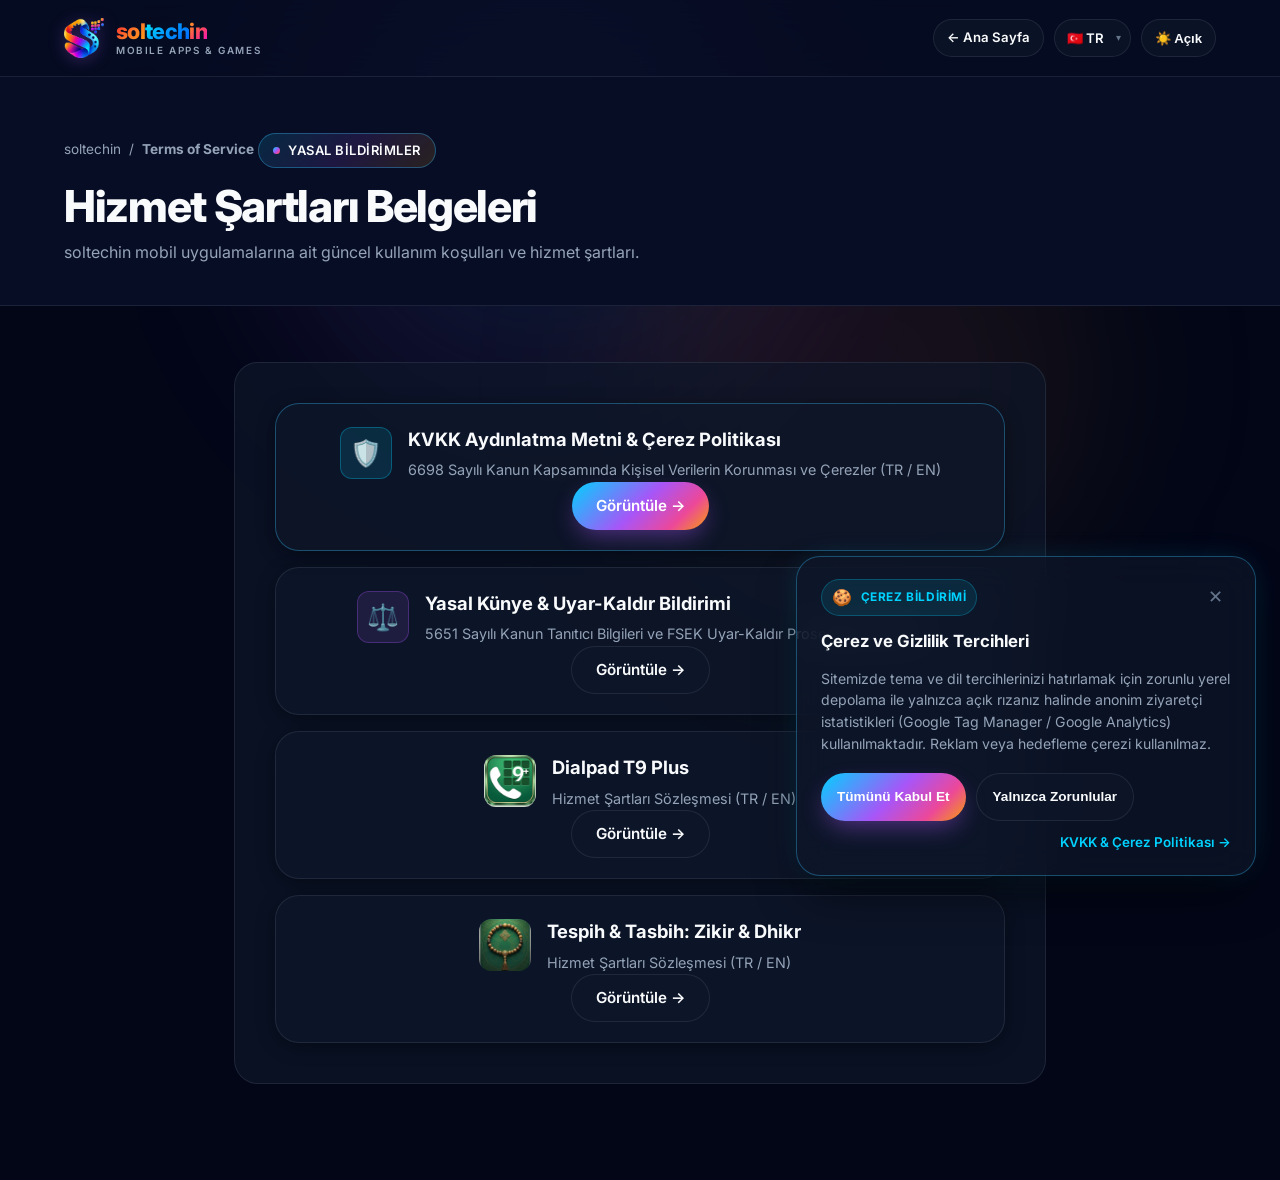
<file: terms/index.html>
<!DOCTYPE html>
<html lang="tr" data-theme="dark">
<head>
  <!-- Google Consent Mode v2 + Google Tag Manager -->
  <script>
    window.dataLayer = window.dataLayer || [];
    function gtag(){dataLayer.push(arguments);}
    (function() {
      var analyticsGranted = false;
      try {
        analyticsGranted = localStorage.getItem('soltechin_cookie_consent') === 'all';
      } catch (e) {}
      gtag('consent', 'default', {
        'ad_storage': 'denied',
        'ad_user_data': 'denied',
        'ad_personalization': 'denied',
        'analytics_storage': analyticsGranted ? 'granted' : 'denied',
        'wait_for_update': 500
      });
    })();
    gtag('js', new Date());
  </script>
  <script async src="https://www.googletagmanager.com/gtm.js?id=GTM-N96SBWG2"></script>
  <meta charset="UTF-8" />
  <meta name="viewport" content="width=device-width, initial-scale=1.0" />
  <title>Hizmet Şartları / Terms of Service — soltechin</title>
  <link rel="icon" type="image/png" href="../assets/img/favicon.png" />
  <link href="https://fonts.googleapis.com/css2?family=Inter:wght@400;500;600;700;800&display=swap" rel="stylesheet" />
  <link rel="stylesheet" href="../assets/css/style.css?v=11" />
</head>
<body>
  <div class="ambient-glow"></div>

  <header class="navbar">
    <div class="container navbar-inner">
      <a href="../index.html" class="brand-logo">
        <img src="../assets/img/logo-icon.png" alt="soltechin Logo" />
        <div class="brand-wordmark">
          <div class="brand-name"><span class="brand-sol">sol</span><span class="brand-tech">tech</span><span class="brand-in">in</span></div>
          <div class="brand-tagline">MOBILE APPS &amp; GAMES</div>
        </div>
      </a>
      <div class="nav-actions">
        <a href="../index.html" class="control-btn">
          <span data-lang-block="tr">← Ana Sayfa</span>
          <span data-lang-block="en" style="display: none;">← Home</span>
        </a>
        <div class="lang-select-wrapper">
          <select id="langSelect" class="lang-select" aria-label="Dil / Language">
            <option value="tr">🇹🇷 TR</option>
            <option value="en">🇬🇧 EN</option>
          </select>
          <span class="lang-select-arrow" aria-hidden="true">▾</span>
        </div>
        <button class="control-btn" id="themeToggle" aria-label="Açık Temaya Geç" title="Açık Tema">☀️ Açık</button>
      </div>
    </div>
  </header>

  <div class="subpage-hero">
    <div class="container">
      <div class="breadcrumb">
        <a href="../index.html">soltechin</a> <span>/</span>
        <strong>Terms of Service</strong>
      </div>
      <div class="section-badge" style="margin-bottom: 10px;">
        <span class="dot"></span>
        <span data-lang-block="tr">YASAL BİLDİRİMLER</span>
        <span data-lang-block="en" style="display: none;">LEGAL NOTICES</span>
      </div>
      <h1 class="section-title" style="margin-bottom: 6px;">
        <span data-lang-block="tr">Hizmet Şartları Belgeleri</span>
        <span data-lang-block="en" style="display: none;">Terms of Service Documents</span>
      </h1>
      <p style="color: var(--text-secondary);">
        <span data-lang-block="tr">soltechin mobil uygulamalarına ait güncel kullanım koşulları ve hizmet şartları.</span>
        <span data-lang-block="en" style="display: none;">Terms of service and user agreements for soltechin mobile applications.</span>
      </p>
    </div>
  </div>

  <div class="legal-container">
    <div class="legal-card" style="gap: 24px;">
      <div style="display: flex; flex-direction: column; gap: 16px;">
        <a href="../kvkk/index.html" class="app-card" style="text-decoration: none; color: inherit; display: flex; align-items: center; justify-content: space-between; padding: 20px 24px; border: 1px solid var(--border-highlight);">
          <div style="display: flex; align-items: center; gap: 16px;">
            <div style="width: 52px; height: 52px; border-radius: 12px; background: rgba(0, 210, 255, 0.12); display: flex; align-items: center; justify-content: center; font-size: 1.6rem; border: 1px solid rgba(0, 210, 255, 0.3);">
              🛡️
            </div>
            <div>
              <h3 style="margin: 0; font-size: 1.15rem;">KVKK Aydınlatma Metni &amp; Çerez Politikası</h3>
              <p style="margin: 4px 0 0; color: var(--text-secondary); font-size: 0.9rem;">
                <span data-lang-block="tr">6698 Sayılı Kanun Kapsamında Kişisel Verilerin Korunması ve Çerezler (TR / EN)</span>
                <span data-lang-block="en" style="display: none;">KVKK &amp; GDPR Personal Data Protection Notice &amp; Cookie Policy (TR / EN)</span>
              </p>
            </div>
          </div>
          <span class="btn btn-primary" style="pointer-events: none;">
            <span data-lang-block="tr">Görüntüle →</span>
            <span data-lang-block="en" style="display: none;">View →</span>
          </span>
        </a>

        <a href="../kunye/index.html" class="app-card" style="text-decoration: none; color: inherit; display: flex; align-items: center; justify-content: space-between; padding: 20px 24px;">
          <div style="display: flex; align-items: center; gap: 16px;">
            <div style="width: 52px; height: 52px; border-radius: 12px; background: rgba(168, 85, 247, 0.12); display: flex; align-items: center; justify-content: center; font-size: 1.6rem; border: 1px solid rgba(168, 85, 247, 0.3);">
              ⚖️
            </div>
            <div>
              <h3 style="margin: 0; font-size: 1.15rem;">Yasal Künye &amp; Uyar-Kaldır Bildirimi</h3>
              <p style="margin: 4px 0 0; color: var(--text-secondary); font-size: 0.9rem;">
                <span data-lang-block="tr">5651 Sayılı Kanun Tanıtıcı Bilgileri ve FSEK Uyar-Kaldır Prosedürü (TR / EN)</span>
                <span data-lang-block="en" style="display: none;">Legal Imprint, Notice-and-Takedown &amp; Consumer Rights (TR / EN)</span>
              </p>
            </div>
          </div>
          <span class="btn btn-secondary" style="pointer-events: none;">
            <span data-lang-block="tr">Görüntüle →</span>
            <span data-lang-block="en" style="display: none;">View →</span>
          </span>
        </a>

        <a href="dialpad-t9-plus/index.html" class="app-card" style="text-decoration: none; color: inherit; display: flex; align-items: center; justify-content: space-between; padding: 20px 24px;">
          <div style="display: flex; align-items: center; gap: 16px;">
            <img src="../assets/img/icon-dialpad.png" alt="Dialpad T9 Plus Logo" width="52" height="52" style="border-radius: 12px;" />
            <div>
              <h3 style="margin: 0; font-size: 1.15rem;">Dialpad T9 Plus</h3>
              <p style="margin: 4px 0 0; color: var(--text-secondary); font-size: 0.9rem;">
                <span data-lang-block="tr">Hizmet Şartları Sözleşmesi (TR / EN)</span>
                <span data-lang-block="en" style="display: none;">Terms of Service Agreement (TR / EN)</span>
              </p>
            </div>
          </div>
          <span class="btn btn-secondary" style="pointer-events: none;">
            <span data-lang-block="tr">Görüntüle →</span>
            <span data-lang-block="en" style="display: none;">View →</span>
          </span>
        </a>

        <a href="tespih-tasbih/index.html" class="app-card" style="text-decoration: none; color: inherit; display: flex; align-items: center; justify-content: space-between; padding: 20px 24px;">
          <div style="display: flex; align-items: center; gap: 16px;">
            <img src="../assets/img/icon-tespih.png" alt="Tespih &amp; Tasbih Logo" width="52" height="52" style="border-radius: 12px;" />
            <div>
              <h3 style="margin: 0; font-size: 1.15rem;">Tespih &amp; Tasbih: Zikir &amp; Dhikr</h3>
              <p style="margin: 4px 0 0; color: var(--text-secondary); font-size: 0.9rem;">
                <span data-lang-block="tr">Hizmet Şartları Sözleşmesi (TR / EN)</span>
                <span data-lang-block="en" style="display: none;">Terms of Service Agreement (TR / EN)</span>
              </p>
            </div>
          </div>
          <span class="btn btn-secondary" style="pointer-events: none;">
            <span data-lang-block="tr">Görüntüle →</span>
            <span data-lang-block="en" style="display: none;">View →</span>
          </span>
        </a>
      </div>
    </div>
  </div>

  <script src="../assets/js/main.js?v=11"></script>
</body>
</html>
</file>
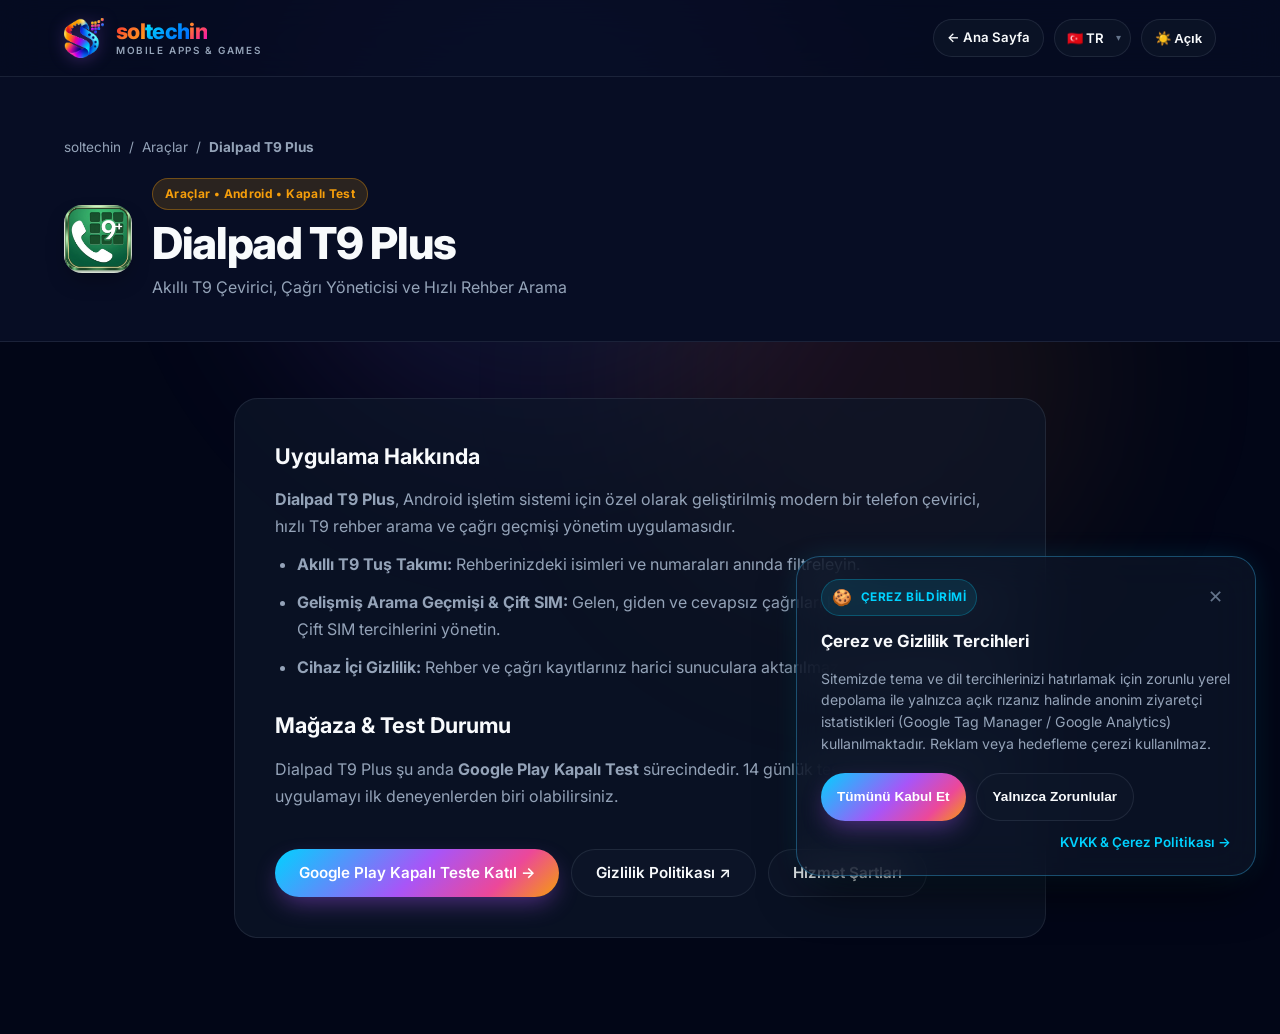
<file: apps/dialpad-t9-plus/index.html>
<!DOCTYPE html>
<html lang="tr" data-theme="dark">
<head>
  <!-- Google Consent Mode v2 + Google Tag Manager -->
  <script>
    window.dataLayer = window.dataLayer || [];
    function gtag(){dataLayer.push(arguments);}
    (function() {
      var analyticsGranted = false;
      try {
        analyticsGranted = localStorage.getItem('soltechin_cookie_consent') === 'all';
      } catch (e) {}
      gtag('consent', 'default', {
        'ad_storage': 'denied',
        'ad_user_data': 'denied',
        'ad_personalization': 'denied',
        'analytics_storage': analyticsGranted ? 'granted' : 'denied',
        'wait_for_update': 500
      });
    })();
    gtag('js', new Date());
  </script>
  <script async src="https://www.googletagmanager.com/gtm.js?id=GTM-N96SBWG2"></script>
  <meta charset="UTF-8" />
  <meta name="viewport" content="width=device-width, initial-scale=1.0" />
  <title>Dialpad T9 Plus — soltechin Araçlar</title>
  <link rel="icon" type="image/png" href="../../assets/img/favicon.png" />
  <link href="https://fonts.googleapis.com/css2?family=Inter:wght@400;500;600;700;800&display=swap" rel="stylesheet" />
  <link rel="stylesheet" href="../../assets/css/style.css?v=11" />
</head>
<body>
  <div class="ambient-glow"></div>

  <header class="navbar">
    <div class="container navbar-inner">
      <a href="../../index.html" class="brand-logo">
        <img src="../../assets/img/logo-icon.png" alt="soltechin Logo" />
        <div class="brand-wordmark">
          <div class="brand-name"><span class="brand-sol">sol</span><span class="brand-tech">tech</span><span class="brand-in">in</span></div>
          <div class="brand-tagline">MOBILE APPS &amp; GAMES</div>
        </div>
      </a>
      <div class="nav-actions">
        <a href="../../index.html#apps" class="control-btn">
          <span data-lang-block="tr">← Ana Sayfa</span>
          <span data-lang-block="en" style="display: none;">← Home</span>
        </a>
        <div class="lang-select-wrapper">
          <select id="langSelect" class="lang-select" aria-label="Dil / Language">
            <option value="tr">🇹🇷 TR</option>
            <option value="en">🇬🇧 EN</option>
          </select>
          <span class="lang-select-arrow" aria-hidden="true">▾</span>
        </div>
        <button class="control-btn" id="themeToggle" aria-label="Açık Temaya Geç" title="Açık Tema">☀️ Açık</button>
      </div>
    </div>
  </header>

  <div class="subpage-hero">
    <div class="container">
      <div class="breadcrumb">
        <a href="../../index.html">soltechin</a> <span>/</span>
        <a href="../../index.html#apps"><span data-lang-block="tr">Araçlar</span><span data-lang-block="en" style="display: none;">Utilities</span></a> <span>/</span>
        <strong>Dialpad T9 Plus</strong>
      </div>
      <div style="display: flex; align-items: center; gap: 20px; flex-wrap: wrap;">
        <div class="app-icon-box">
          <img src="../../assets/img/icon-dialpad.png?v=2" alt="Dialpad T9 Plus Logo" />
        </div>
        <div>
          <span class="app-category-tag coming-soon">
            <span data-lang-block="tr">Araçlar • Android • Kapalı Test</span>
            <span data-lang-block="en" style="display: none;">Utilities • Android Only • Closed Beta</span>
          </span>
          <h1 class="section-title" style="margin: 8px 0 4px;">Dialpad T9 Plus</h1>
          <p style="color: var(--text-secondary);">
            <span data-lang-block="tr">Akıllı T9 Çevirici, Çağrı Yöneticisi ve Hızlı Rehber Arama</span>
            <span data-lang-block="en" style="display: none;">Smart T9 Dialer, Call Log Organizer and Instant Search</span>
          </p>
        </div>
      </div>
    </div>
  </div>

  <div class="legal-container">
    <div class="legal-card">
      <div data-lang-block="tr">
        <h2>Uygulama Hakkında</h2>
        <p>
          <strong>Dialpad T9 Plus</strong>, Android işletim sistemi için özel olarak geliştirilmiş modern bir telefon çevirici, hızlı T9 rehber arama ve çağrı geçmişi yönetim uygulamasıdır.
        </p>
        <ul>
          <li><strong>Akıllı T9 Tuş Takımı:</strong> Rehberinizdeki isimleri ve numaraları anında filtreleyin.</li>
          <li><strong>Gelişmiş Arama Geçmişi &amp; Çift SIM:</strong> Gelen, giden ve cevapsız çağrıları kişilere göre gruplayın, Çift SIM tercihlerini yönetin.</li>
          <li><strong>Cihaz İçi Gizlilik:</strong> Rehber ve çağrı kayıtlarınız harici sunuculara aktarılmaz, cihaz içinde korunur.</li>
        </ul>

        <h2>Mağaza &amp; Test Durumu</h2>
        <p>
          Dialpad T9 Plus şu anda <strong>Google Play Kapalı Test</strong> sürecindedir. 14 günlük test ekibimize katılarak uygulamayı ilk deneyenlerden biri olabilirsiniz.
        </p>
      </div>

      <div data-lang-block="en" style="display: none;">
        <h2>About the App</h2>
        <p>
          <strong>Dialpad T9 Plus</strong> is an Android-exclusive smart phone dialer, instant T9 contact search engine, and call log organizer.
        </p>
        <ul>
          <li><strong>Instant T9 Keypad Search:</strong> Filter contacts and numbers quickly and accurately.</li>
          <li><strong>Smart Call Logs &amp; Dual SIM Support:</strong> Organize incoming, outgoing, and missed calls by contact with dual SIM preferences.</li>
          <li><strong>On-Device Privacy:</strong> No server transmission; all data remains safely on your Android device.</li>
        </ul>

        <h2>Store &amp; Testing Status</h2>
        <p>
          Dialpad T9 Plus is currently in <strong>Google Play Closed Beta Testing</strong>. You can join our test group to receive an early access invite.
        </p>
      </div>

      <div class="app-detail-actions">
        <a href="../../beta-test.html?app=dialpad&platform=android" class="btn btn-primary">
          <span data-lang-block="tr">Google Play Kapalı Teste Katıl →</span>
          <span data-lang-block="en" style="display: none;">Join Google Play Closed Beta →</span>
        </a>
        <a href="https://soltechin.github.io/privacy-policies/dialt9plus/" class="btn btn-secondary">
          <span data-lang-block="tr">Gizlilik Politikası ↗</span>
          <span data-lang-block="en" style="display: none;">Privacy Policy ↗</span>
        </a>
        <a href="../../terms/dialpad-t9-plus/index.html" class="btn btn-secondary">
          <span data-lang-block="tr">Hizmet Şartları</span>
          <span data-lang-block="en" style="display: none;">Terms of Service</span>
        </a>
      </div>
    </div>
  </div>

  <script src="../../assets/js/main.js?v=11"></script>
</body>
</html>
</file>
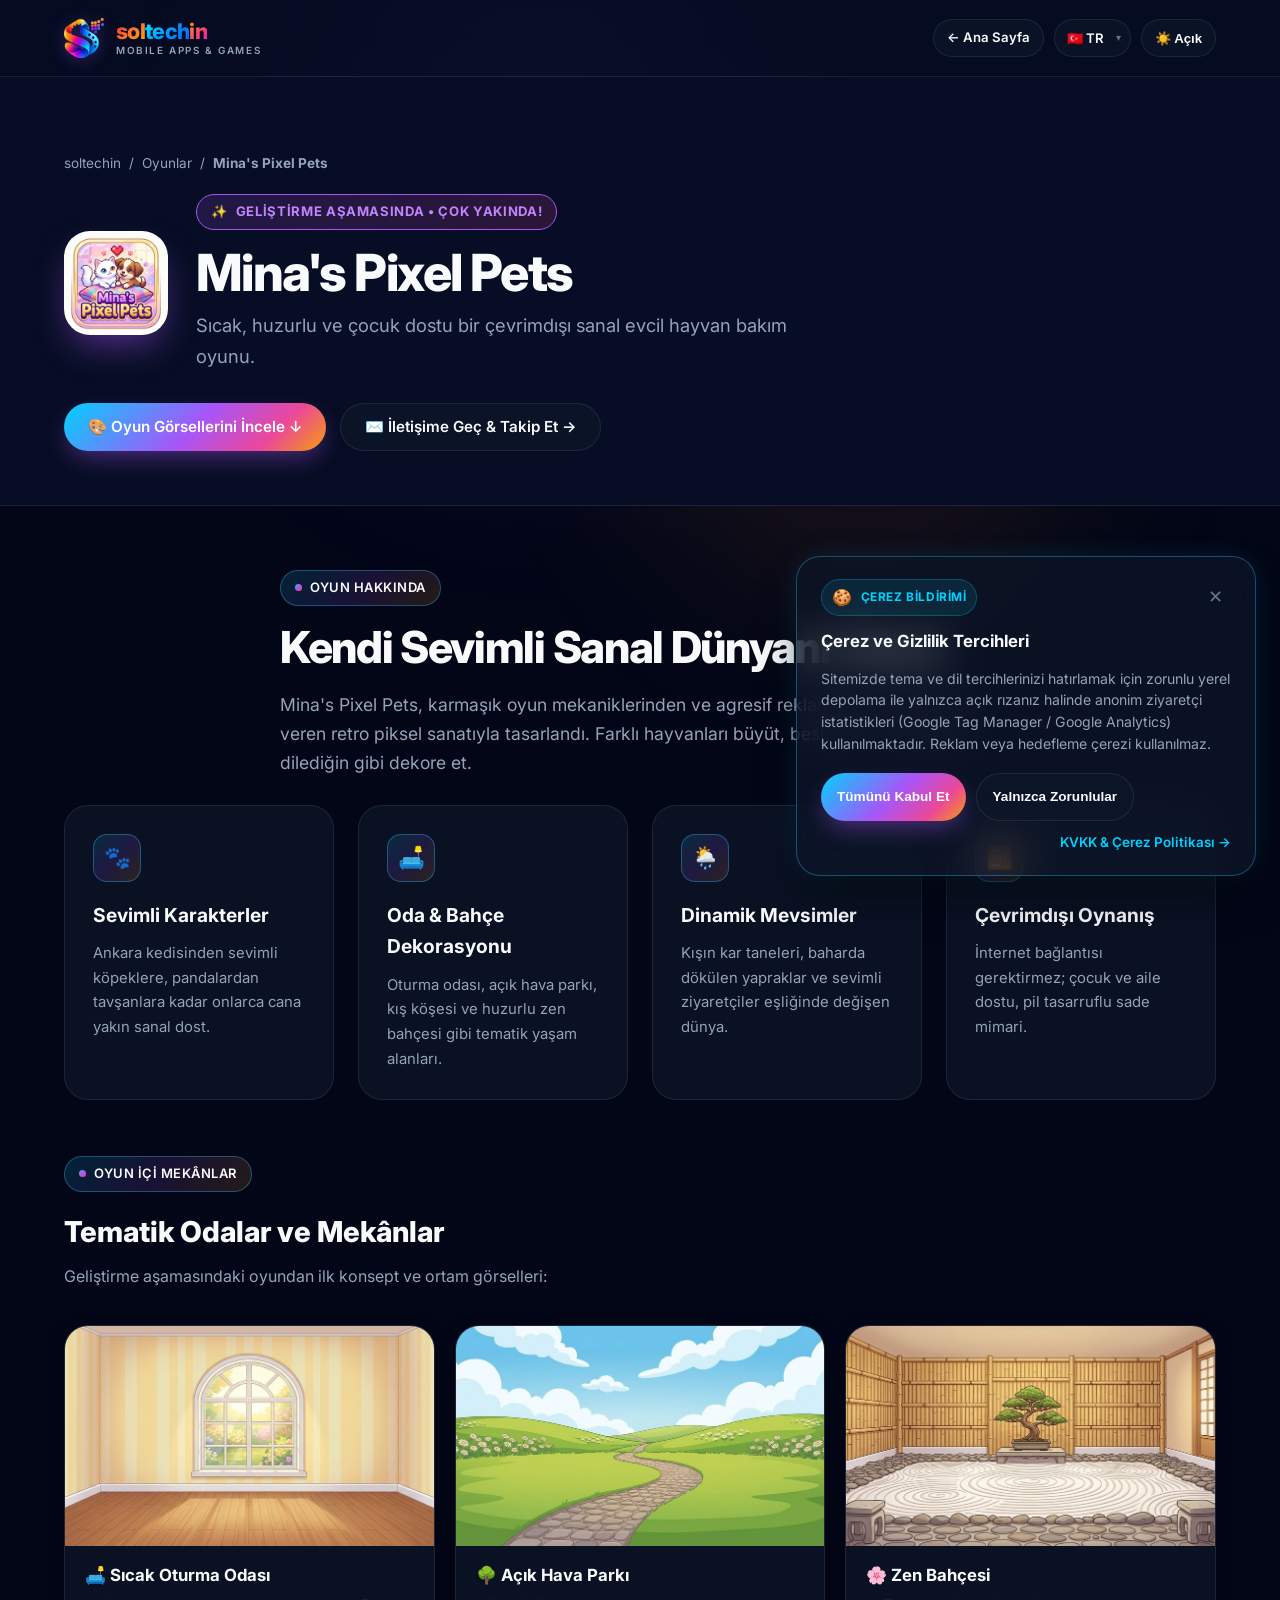
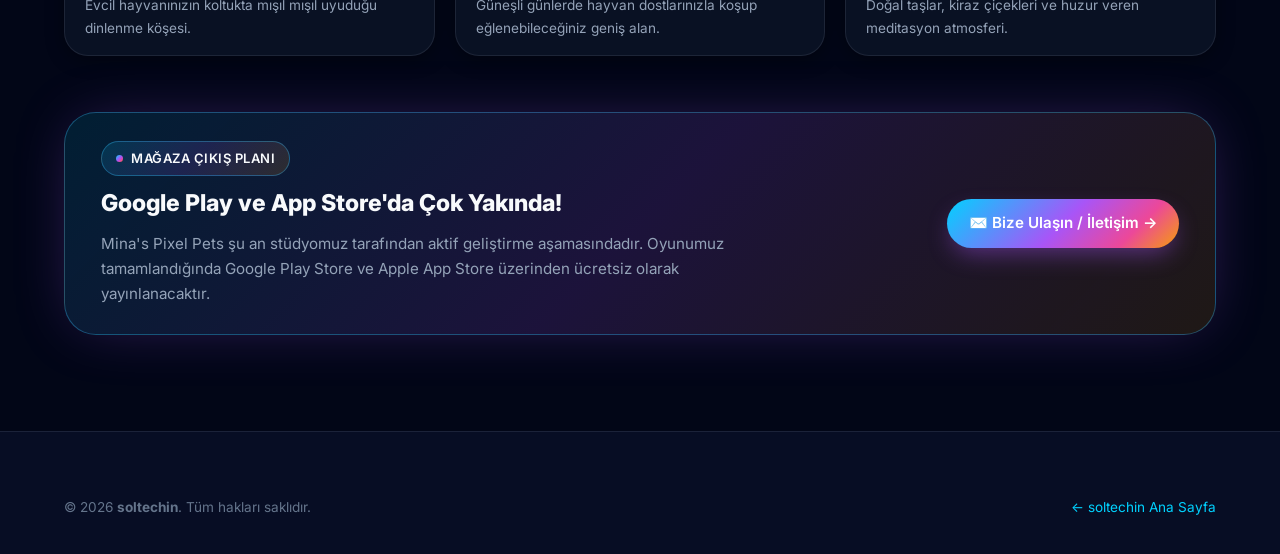
<file: apps/minaspixelpets/index.html>
<!DOCTYPE html>
<html lang="tr" data-theme="dark">
<head>
  <!-- Google Consent Mode v2 + Google Tag Manager -->
  <script>
    window.dataLayer = window.dataLayer || [];
    function gtag(){dataLayer.push(arguments);}
    (function() {
      var analyticsGranted = false;
      try {
        analyticsGranted = localStorage.getItem('soltechin_cookie_consent') === 'all';
      } catch (e) {}
      gtag('consent', 'default', {
        'ad_storage': 'denied',
        'ad_user_data': 'denied',
        'ad_personalization': 'denied',
        'analytics_storage': analyticsGranted ? 'granted' : 'denied',
        'wait_for_update': 500
      });
    })();
    gtag('js', new Date());
  </script>
  <script async src="https://www.googletagmanager.com/gtm.js?id=GTM-N96SBWG2"></script>
  <meta charset="UTF-8" />
  <meta name="viewport" content="width=device-width, initial-scale=1.0" />
  <title>Mina's Pixel Pets — Çok Yakında! | soltechin Oyunlar</title>
  <link rel="icon" type="image/png" href="../../assets/img/favicon.png" />
  <link href="https://fonts.googleapis.com/css2?family=Inter:wght@400;500;600;700;800&display=swap" rel="stylesheet" />
  <link rel="stylesheet" href="../../assets/css/style.css?v=11" />
  <style>
    .game-gallery-grid {
      display: grid;
      grid-template-columns: repeat(auto-fit, minmax(280px, 1fr));
      gap: 20px;
      margin: 36px 0;
    }
    .game-gallery-card {
      border-radius: var(--radius-lg);
      overflow: hidden;
      border: 1px solid var(--border-color);
      background: var(--bg-card);
      box-shadow: var(--shadow-sm);
      transition: var(--transition);
    }
    .game-gallery-card:hover {
      transform: translateY(-4px);
      border-color: var(--brand-purple);
      box-shadow: var(--shadow-lg), 0 0 30px -5px rgba(168, 85, 247, 0.4);
    }
    .game-gallery-card img {
      width: 100%;
      height: 220px;
      object-fit: cover;
      display: block;
    }
    .game-gallery-info {
      padding: 16px 20px;
    }
    .game-gallery-info h4 {
      font-size: 1.05rem;
      margin-bottom: 4px;
    }
    .game-gallery-info p {
      font-size: 0.85rem;
      color: var(--text-secondary);
    }
    .game-hero-badge {
      display: inline-flex;
      align-items: center;
      gap: 8px;
      padding: 6px 14px;
      border-radius: var(--radius-full);
      background: linear-gradient(135deg, rgba(168, 85, 247, 0.16) 0%, rgba(236, 72, 153, 0.16) 100%);
      border: 1px solid var(--brand-purple);
      color: #c084fc;
      font-size: 0.82rem;
      font-weight: 700;
      letter-spacing: 0.05em;
      margin-bottom: 12px;
    }
  </style>
</head>
<body>
  <div class="ambient-glow"></div>

  <!-- NAVBAR -->
  <header class="navbar">
    <div class="container navbar-inner">
      <a href="../../index.html" class="brand-logo">
        <img src="../../assets/img/logo-icon.png" alt="soltechin Logo" />
        <div class="brand-wordmark">
          <div class="brand-name"><span class="brand-sol">sol</span><span class="brand-tech">tech</span><span class="brand-in">in</span></div>
          <div class="brand-tagline">MOBILE APPS &amp; GAMES</div>
        </div>
      </a>
      <div class="nav-actions">
        <a href="../../index.html#apps" class="control-btn">
          <span data-lang-block="tr">← Ana Sayfa</span>
          <span data-lang-block="en" style="display: none;">← Home</span>
        </a>
        <div class="lang-select-wrapper">
          <select id="langSelect" class="lang-select" aria-label="Dil / Language">
            <option value="tr">🇹🇷 TR</option>
            <option value="en">🇬🇧 EN</option>
          </select>
          <span class="lang-select-arrow" aria-hidden="true">▾</span>
        </div>
        <button class="control-btn" id="themeToggle" aria-label="Açık Temaya Geç" title="Açık Tema">☀️ Açık</button>
      </div>
    </div>
  </header>

  <!-- SUBPAGE HERO -->
  <div class="subpage-hero" style="padding: 72px 0 54px;">
    <div class="container">
      <div class="breadcrumb">
        <a href="../../index.html">soltechin</a> <span>/</span>
        <a href="../../index.html#apps"><span data-lang-block="tr">Oyunlar</span><span data-lang-block="en" style="display: none;">Games</span></a> <span>/</span>
        <strong>Mina's Pixel Pets</strong>
      </div>

      <div style="display: flex; align-items: center; gap: 28px; flex-wrap: wrap;">
        <div class="app-icon-box" style="width: 104px; height: 104px; border-radius: 26px; box-shadow: 0 16px 36px -8px rgba(168, 85, 247, 0.5);">
          <img src="../../assets/img/icon-minaspixelpets.png" alt="Mina's Pixel Pets Logo" />
        </div>
        <div>
          <div class="game-hero-badge">
            <span>✨</span>
            <span data-lang-block="tr">GELİŞTİRME AŞAMASINDA • ÇOK YAKINDA!</span>
            <span data-lang-block="en" style="display: none;">IN DEVELOPMENT • COMING SOON!</span>
          </div>
          <h1 class="section-title" style="margin: 0 0 8px; font-size: clamp(2.2rem, 4vw, 3.2rem);">
            Mina's Pixel Pets
          </h1>
          <p style="color: var(--text-secondary); font-size: 1.15rem; max-width: 640px;">
            <span data-lang-block="tr">Sıcak, huzurlu ve çocuk dostu bir çevrimdışı sanal evcil hayvan bakım oyunu.</span>
            <span data-lang-block="en" style="display: none;">A gentle, offline and kid-friendly virtual pet-care adventure.</span>
          </p>
        </div>
      </div>

      <div class="game-hero-actions" style="display: flex; gap: 14px; flex-wrap: wrap; margin-top: 32px;">
        <a href="#preview" class="btn btn-primary">
          <span data-lang-block="tr">🎨 Oyun Görsellerini İncele ↓</span>
          <span data-lang-block="en" style="display: none;">🎨 Explore Game Previews ↓</span>
        </a>
        <a href="../../index.html#contact" class="btn btn-secondary">
          <span data-lang-block="tr">✉️ İletişime Geç &amp; Takip Et →</span>
          <span data-lang-block="en" style="display: none;">✉️ Contact &amp; Follow →</span>
        </a>
      </div>
    </div>
  </div>

  <!-- GAME DETAILS CONTAINER -->
  <div class="container" style="padding: 64px 24px 96px;">

    <!-- TURKISH CONTENT BLOCK -->
    <div data-lang-block="tr">
      <div class="section-header" style="text-align: left; margin-bottom: 28px;">
        <div class="section-badge"><span class="dot"></span> OYUN HAKKINDA</div>
        <h2 class="section-title">Kendi Sevimli Sanal Dünyanı Yarat</h2>
        <p class="section-subtitle">
          Mina's Pixel Pets, karmaşık oyun mekaniklerinden ve agresif reklamlardan uzak, huzur veren retro piksel sanatıyla tasarlandı. Farklı hayvanları büyüt, besle, sev ve odalarını dilediğin gibi dekore et.
        </p>
      </div>

      <div class="services-grid" style="margin-bottom: 56px;">
        <div class="service-card">
          <div class="service-icon">🐾</div>
          <h3>Sevimli Karakterler</h3>
          <p>Ankara kedisinden sevimli köpeklere, pandalardan tavşanlara kadar onlarca cana yakın sanal dost.</p>
        </div>
        <div class="service-card">
          <div class="service-icon">🛋️</div>
          <h3>Oda &amp; Bahçe Dekorasyonu</h3>
          <p>Oturma odası, açık hava parkı, kış köşesi ve huzurlu zen bahçesi gibi tematik yaşam alanları.</p>
        </div>
        <div class="service-card">
          <div class="service-icon">🌦️</div>
          <h3>Dinamik Mevsimler</h3>
          <p>Kışın kar taneleri, baharda dökülen yapraklar ve sevimli ziyaretçiler eşliğinde değişen dünya.</p>
        </div>
        <div class="service-card">
          <div class="service-icon">📴</div>
          <h3>Çevrimdışı Oynanış</h3>
          <p>İnternet bağlantısı gerektirmez; çocuk ve aile dostu, pil tasarruflu sade mimari.</p>
        </div>
      </div>

      <div id="preview" style="margin-bottom: 56px;">
        <div class="section-badge"><span class="dot"></span> OYUN İÇİ MEKÂNLAR</div>
        <h3 style="font-size: 1.8rem; font-weight: 800; margin-bottom: 8px;">Tematik Odalar ve Mekânlar</h3>
        <p style="color: var(--text-secondary); margin-bottom: 24px;">Geliştirme aşamasındaki oyundan ilk konsept ve ortam görselleri:</p>

        <div class="game-gallery-grid">
          <div class="game-gallery-card">
            <img src="../../assets/img/minaspets-room-living.png" alt="Sıcak Oturma Odası" />
            <div class="game-gallery-info">
              <h4>🛋️ Sıcak Oturma Odası</h4>
              <p>Evcil hayvanınızın koltukta mışıl mışıl uyuduğu dinlenme köşesi.</p>
            </div>
          </div>
          <div class="game-gallery-card">
            <img src="../../assets/img/minaspets-room-park.png" alt="Açık Hava Parkı" />
            <div class="game-gallery-info">
              <h4>🌳 Açık Hava Parkı</h4>
              <p>Güneşli günlerde hayvan dostlarınızla koşup eğlenebileceğiniz geniş alan.</p>
            </div>
          </div>
          <div class="game-gallery-card">
            <img src="../../assets/img/minaspets-room-zen.png" alt="Zen Bahçesi" />
            <div class="game-gallery-info">
              <h4>🌸 Zen Bahçesi</h4>
              <p>Doğal taşlar, kiraz çiçekleri ve huzur veren meditasyon atmosferi.</p>
            </div>
          </div>
        </div>
      </div>

      <div class="beta-banner" style="margin-top: 0;">
        <div style="max-width: 640px;">
          <div class="section-badge" style="margin-bottom: 8px;"><span class="dot"></span> MAĞAZA ÇIKIŞ PLANI</div>
          <h3 style="font-size: 1.45rem; font-weight: 800; margin-bottom: 8px;">
            Google Play ve App Store'da Çok Yakında!
          </h3>
          <p style="color: var(--text-secondary); font-size: 0.95rem;">
            Mina's Pixel Pets şu an stüdyomuz tarafından aktif geliştirme aşamasındadır. Oyunumuz tamamlandığında Google Play Store ve Apple App Store üzerinden ücretsiz olarak yayınlanacaktır.
          </p>
        </div>
        <div style="display: flex; gap: 12px; flex-wrap: wrap;">
          <a href="../../index.html#contact" class="btn btn-primary" style="padding: 14px 22px;">
            ✉️ Bize Ulaşın / İletişim →
          </a>
        </div>
      </div>
    </div>

    <!-- ENGLISH CONTENT BLOCK -->
    <div data-lang-block="en" style="display: none;">
      <div class="section-header" style="text-align: left; margin-bottom: 28px;">
        <div class="section-badge"><span class="dot"></span> ABOUT THE GAME</div>
        <h2 class="section-title">Create Your Own Cozy Virtual Pet World</h2>
        <p class="section-subtitle">
          Mina's Pixel Pets is a gentle, relaxing pet care game featuring handcrafted retro pixel art. Free from aggressive ads and pay-to-win mechanics, it's designed for peaceful, mindful play.
        </p>
      </div>

      <div class="services-grid" style="margin-bottom: 56px;">
        <div class="service-card">
          <div class="service-icon">🐾</div>
          <h3>Charming Animal Friends</h3>
          <p>From Turkish Angora cats to playful puppies, gentle pandas, and floppy-eared rabbits.</p>
        </div>
        <div class="service-card">
          <div class="service-icon">🛋️</div>
          <h3>Room &amp; Garden Decor</h3>
          <p>Customize cozy living rooms, outdoor parks, snowy winter corners, and serene zen gardens.</p>
        </div>
        <div class="service-card">
          <div class="service-icon">🌦️</div>
          <h3>Dynamic Seasons &amp; Weather</h3>
          <p>Gentle snowfalls in winter, falling autumn leaves, and visiting animal friends.</p>
        </div>
        <div class="service-card">
          <div class="service-icon">📴</div>
          <h3>Offline Gameplay</h3>
          <p>No internet connection required. Battery-friendly, safe, and kid-approved design.</p>
        </div>
      </div>

      <div style="margin-bottom: 56px;">
        <div class="section-badge"><span class="dot"></span> IN-GAME ENVIRONMENTS</div>
        <h3 style="font-size: 1.8rem; font-weight: 800; margin-bottom: 8px;">Thematic Rooms &amp; Locations</h3>
        <p style="color: var(--text-secondary); margin-bottom: 24px;">Early concept environments and artwork from our in-development game:</p>

        <div class="game-gallery-grid">
          <div class="game-gallery-card">
            <img src="../../assets/img/minaspets-room-living.png" alt="Cozy Living Room" />
            <div class="game-gallery-info">
              <h4>🛋️ Cozy Living Room</h4>
              <p>A relaxing sanctuary where your pet naps comfortably on the sofa.</p>
            </div>
          </div>
          <div class="game-gallery-card">
            <img src="../../assets/img/minaspets-room-park.png" alt="Outdoor Park" />
            <div class="game-gallery-info">
              <h4>🌳 Outdoor Park</h4>
              <p>A spacious green meadow for pets to run and play on sunny afternoons.</p>
            </div>
          </div>
          <div class="game-gallery-card">
            <img src="../../assets/img/minaspets-room-zen.png" alt="Zen Garden" />
            <div class="game-gallery-info">
              <h4>🌸 Serene Zen Garden</h4>
              <p>Cherry blossoms, natural stones, and calming meditation vibes.</p>
            </div>
          </div>
        </div>
      </div>

      <div class="beta-banner" style="margin-top: 0;">
        <div style="max-width: 640px;">
          <div class="section-badge" style="margin-bottom: 8px;"><span class="dot"></span> RELEASE ROADMAP</div>
          <h3 style="font-size: 1.45rem; font-weight: 800; margin-bottom: 8px;">
            Coming Soon to Google Play &amp; the App Store!
          </h3>
          <p style="color: var(--text-secondary); font-size: 0.95rem;">
            Mina's Pixel Pets is currently under active development. Upon completion, it will launch globally on Google Play and the Apple App Store.
          </p>
        </div>
        <div style="display: flex; gap: 12px; flex-wrap: wrap;">
          <a href="../../index.html#contact" class="btn btn-primary" style="padding: 14px 22px;">
            ✉️ Contact &amp; Inquiries →
          </a>
        </div>
      </div>
    </div>

  </div>

  <!-- FOOTER -->
  <footer class="footer">
    <div class="container footer-bottom" style="border-top: none; padding-top: 0;">
      <span>© 2026 <strong>soltechin</strong>. 
        <span data-lang-block="tr">Tüm hakları saklıdır.</span>
        <span data-lang-block="en" style="display: none;">All rights reserved.</span>
      </span>
      <span>
        <a href="../../index.html" style="color: var(--brand-cyan);">
          <span data-lang-block="tr">← soltechin Ana Sayfa</span>
          <span data-lang-block="en" style="display: none;">← soltechin Home</span>
        </a>
      </span>
    </div>
  </footer>

  <script src="../../assets/js/main.js?v=11"></script>
</body>
</html>
</file>
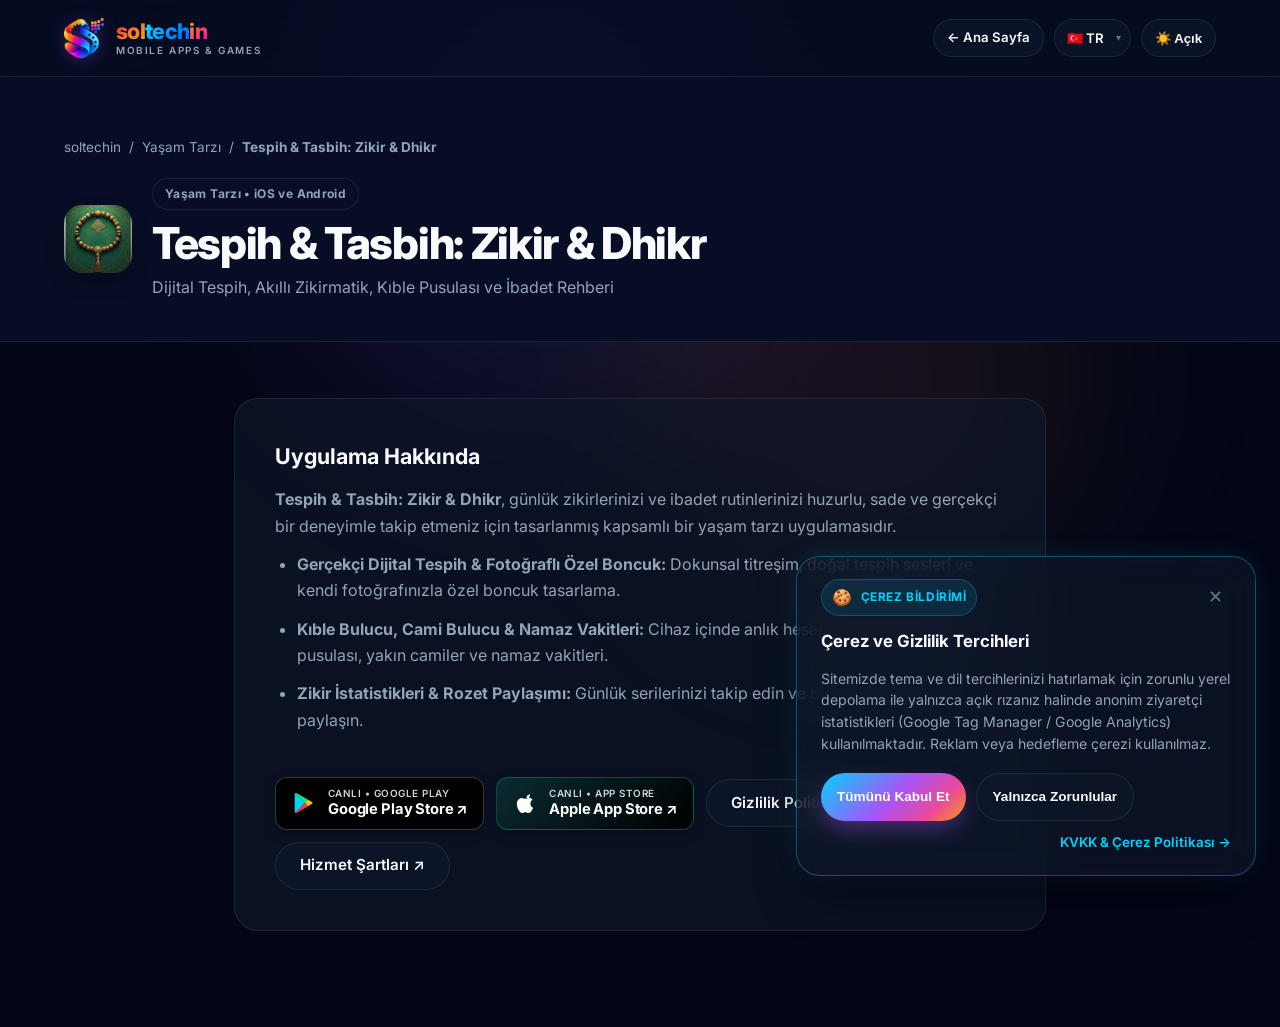
<file: apps/tespih-tasbih/index.html>
<!DOCTYPE html>
<html lang="tr" data-theme="dark">
<head>
  <!-- Google Consent Mode v2 + Google Tag Manager -->
  <script>
    window.dataLayer = window.dataLayer || [];
    function gtag(){dataLayer.push(arguments);}
    (function() {
      var analyticsGranted = false;
      try {
        analyticsGranted = localStorage.getItem('soltechin_cookie_consent') === 'all';
      } catch (e) {}
      gtag('consent', 'default', {
        'ad_storage': 'denied',
        'ad_user_data': 'denied',
        'ad_personalization': 'denied',
        'analytics_storage': analyticsGranted ? 'granted' : 'denied',
        'wait_for_update': 500
      });
    })();
    gtag('js', new Date());
  </script>
  <script async src="https://www.googletagmanager.com/gtm.js?id=GTM-N96SBWG2"></script>
  <meta charset="UTF-8" />
  <meta name="viewport" content="width=device-width, initial-scale=1.0" />
  <title>Tespih &amp; Tasbih: Zikir &amp; Dhikr — soltechin Yaşam Tarzı</title>
  <link rel="icon" type="image/png" href="../../assets/img/favicon.png" />
  <link href="https://fonts.googleapis.com/css2?family=Inter:wght@400;500;600;700;800&display=swap" rel="stylesheet" />
  <link rel="stylesheet" href="../../assets/css/style.css?v=11" />
</head>
<body>
  <div class="ambient-glow"></div>

  <header class="navbar">
    <div class="container navbar-inner">
      <a href="../../index.html" class="brand-logo">
        <img src="../../assets/img/logo-icon.png" alt="soltechin Logo" />
        <div class="brand-wordmark">
          <div class="brand-name"><span class="brand-sol">sol</span><span class="brand-tech">tech</span><span class="brand-in">in</span></div>
          <div class="brand-tagline">MOBILE APPS &amp; GAMES</div>
        </div>
      </a>
      <div class="nav-actions">
        <a href="../../index.html#apps" class="control-btn">
          <span data-lang-block="tr">← Ana Sayfa</span>
          <span data-lang-block="en" style="display: none;">← Home</span>
        </a>
        <div class="lang-select-wrapper">
          <select id="langSelect" class="lang-select" aria-label="Dil / Language">
            <option value="tr">🇹🇷 TR</option>
            <option value="en">🇬🇧 EN</option>
          </select>
          <span class="lang-select-arrow" aria-hidden="true">▾</span>
        </div>
        <button class="control-btn" id="themeToggle" aria-label="Açık Temaya Geç" title="Açık Tema">☀️ Açık</button>
      </div>
    </div>
  </header>

  <div class="subpage-hero">
    <div class="container">
      <div class="breadcrumb">
        <a href="../../index.html">soltechin</a> <span>/</span>
        <a href="../../index.html#apps"><span data-lang-block="tr">Yaşam Tarzı</span><span data-lang-block="en" style="display: none;">Lifestyle</span></a> <span>/</span>
        <strong>Tespih &amp; Tasbih: Zikir &amp; Dhikr</strong>
      </div>
      <div style="display: flex; align-items: center; gap: 20px; flex-wrap: wrap;">
        <div class="app-icon-box">
          <img src="../../assets/img/icon-tespih.png" alt="Tespih &amp; Tasbih Logo" />
        </div>
        <div>
          <span class="app-category-tag">
            <span data-lang-block="tr">Yaşam Tarzı • iOS ve Android</span>
            <span data-lang-block="en" style="display: none;">Lifestyle • iOS &amp; Android</span>
          </span>
          <h1 class="section-title" style="margin: 8px 0 4px;">Tespih &amp; Tasbih: Zikir &amp; Dhikr</h1>
          <p style="color: var(--text-secondary);">
            <span data-lang-block="tr">Dijital Tespih, Akıllı Zikirmatik, Kıble Pusulası ve İbadet Rehberi</span>
            <span data-lang-block="en" style="display: none;">Digital Tasbih, Smart Dhikr Counter, Qibla &amp; Prayer Companion</span>
          </p>
        </div>
      </div>
    </div>
  </div>

  <div class="legal-container">
    <div class="legal-card">
      <div data-lang-block="tr">
        <h2>Uygulama Hakkında</h2>
        <p>
          <strong>Tespih &amp; Tasbih: Zikir &amp; Dhikr</strong>, günlük zikirlerinizi ve ibadet rutinlerinizi huzurlu, sade ve gerçekçi bir deneyimle takip etmeniz için tasarlanmış kapsamlı bir yaşam tarzı uygulamasıdır.
        </p>
        <ul>
          <li><strong>Gerçekçi Dijital Tespih &amp; Fotoğraflı Özel Boncuk:</strong> Dokunsal titreşim, doğal tespih sesleri ve kendi fotoğrafınızla özel boncuk tasarlama.</li>
          <li><strong>Kıble Bulucu, Cami Bulucu &amp; Namaz Vakitleri:</strong> Cihaz içinde anlık hesaplanan hassas kıble pusulası, yakın camiler ve namaz vakitleri.</li>
          <li><strong>Zikir İstatistikleri &amp; Rozet Paylaşımı:</strong> Günlük serilerinizi takip edin ve başarı rozetlerinizi paylaşın.</li>
        </ul>
      </div>

      <div data-lang-block="en" style="display: none;">
        <h2>About the App</h2>
        <p>
          <strong>Tespih &amp; Tasbih: Zikir &amp; Dhikr</strong> is a peaceful, modern digital tasbih, dhikr counter, and daily companion featuring realistic haptic feedback and smart tools.
        </p>
        <ul>
          <li><strong>Realistic Tasbih &amp; Custom Photo Bead:</strong> Tactile vibration, authentic bead sounds, and personalized bead designs from your gallery.</li>
          <li><strong>Qibla Finder, Mosque Finder &amp; Prayer Times:</strong> Real-time on-device calculations with full privacy.</li>
          <li><strong>Streaks, Statistics &amp; Badge Sharing:</strong> Track your daily dhikr habits and share milestone badges.</li>
        </ul>
      </div>

      <div class="app-detail-actions">
        <a href="https://play.google.com/store/apps/details?id=com.soltechin.tespih" target="_blank" rel="noopener" class="store-badge">
          <svg viewBox="0 0 24 24" aria-hidden="true">
            <path fill="#00d2ff" d="M3.2 2.2c-.3.3-.5.8-.5 1.4v16.8c0 .6.2 1.1.5 1.4l.1.1L12.7 12v-.2L3.2 2.2z"/>
            <path fill="#ffbc00" d="M15.9 15.3L12.7 12v-.2l3.2-3.2.1.1 3.7 2.1c1.1.6 1.1 1.6 0 2.2l-3.8 2.3z"/>
            <path fill="#ff3a44" d="M16 15.2L12.7 12 3.2 21.8c.4.4 1 .4 1.7 0l11.1-6.6z"/>
            <path fill="#00f076" d="M16 8.8L4.9 2.2c-.7-.4-1.3-.4-1.7 0L12.7 12 16 8.8z"/>
          </svg>
          <div class="store-badge-text">
            <span class="store-badge-sub">
              <span data-lang-block="tr">CANLI • GOOGLE PLAY</span>
              <span data-lang-block="en" style="display: none;">LIVE • GOOGLE PLAY</span>
            </span>
            <span class="store-badge-main">Google Play Store ↗</span>
          </div>
        </a>
        <a href="https://apps.apple.com/us/app/tespih-tasbih-zikir-dhikr/id6826373879" target="_blank" rel="noopener" class="store-badge badge-accent-green">
          <svg viewBox="0 0 24 24" fill="#ffffff" aria-hidden="true">
            <path d="M18.71 19.5c-.83 1.24-1.71 2.45-3.05 2.47-1.34.03-1.77-.79-3.29-.79-1.53 0-2 .77-3.27.82-1.31.05-2.3-1.32-3.14-2.53C4.25 17 2.94 12.45 4.7 9.39c.87-1.52 2.43-2.48 4.12-2.51 1.28-.02 2.5.87 3.29.87.78 0 2.26-1.07 3.81-.91.65.03 2.47.26 3.64 1.98-.09.06-2.17 1.28-2.15 3.81.03 3.02 2.65 4.03 2.68 4.04-.03.07-.42 1.44-1.38 2.83M15.96 6.33c.67-.81 1.12-1.94 1-3.08-.96.04-2.13.64-2.82 1.45-.61.7-.15 1.86-1.01 2.98 1.08.08 2.16-.54 2.83-1.35"/>
          </svg>
          <div class="store-badge-text">
            <span class="store-badge-sub">
              <span data-lang-block="tr">CANLI • APP STORE</span>
              <span data-lang-block="en" style="display: none;">LIVE • APP STORE</span>
            </span>
            <span class="store-badge-main">Apple App Store ↗</span>
          </div>
        </a>
        <a href="https://soltechin.github.io/privacy-policies/" class="btn btn-secondary">
          <span data-lang-block="tr">Gizlilik Politikası ↗</span>
          <span data-lang-block="en" style="display: none;">Privacy Policy ↗</span>
        </a>
        <a href="../../terms/tespih-tasbih/index.html" class="btn btn-secondary">
          <span data-lang-block="tr">Hizmet Şartları ↗</span>
          <span data-lang-block="en" style="display: none;">Terms of Service ↗</span>
        </a>
      </div>
    </div>
  </div>

  <script src="../../assets/js/main.js?v=11"></script>
</body>
</html>
</file>
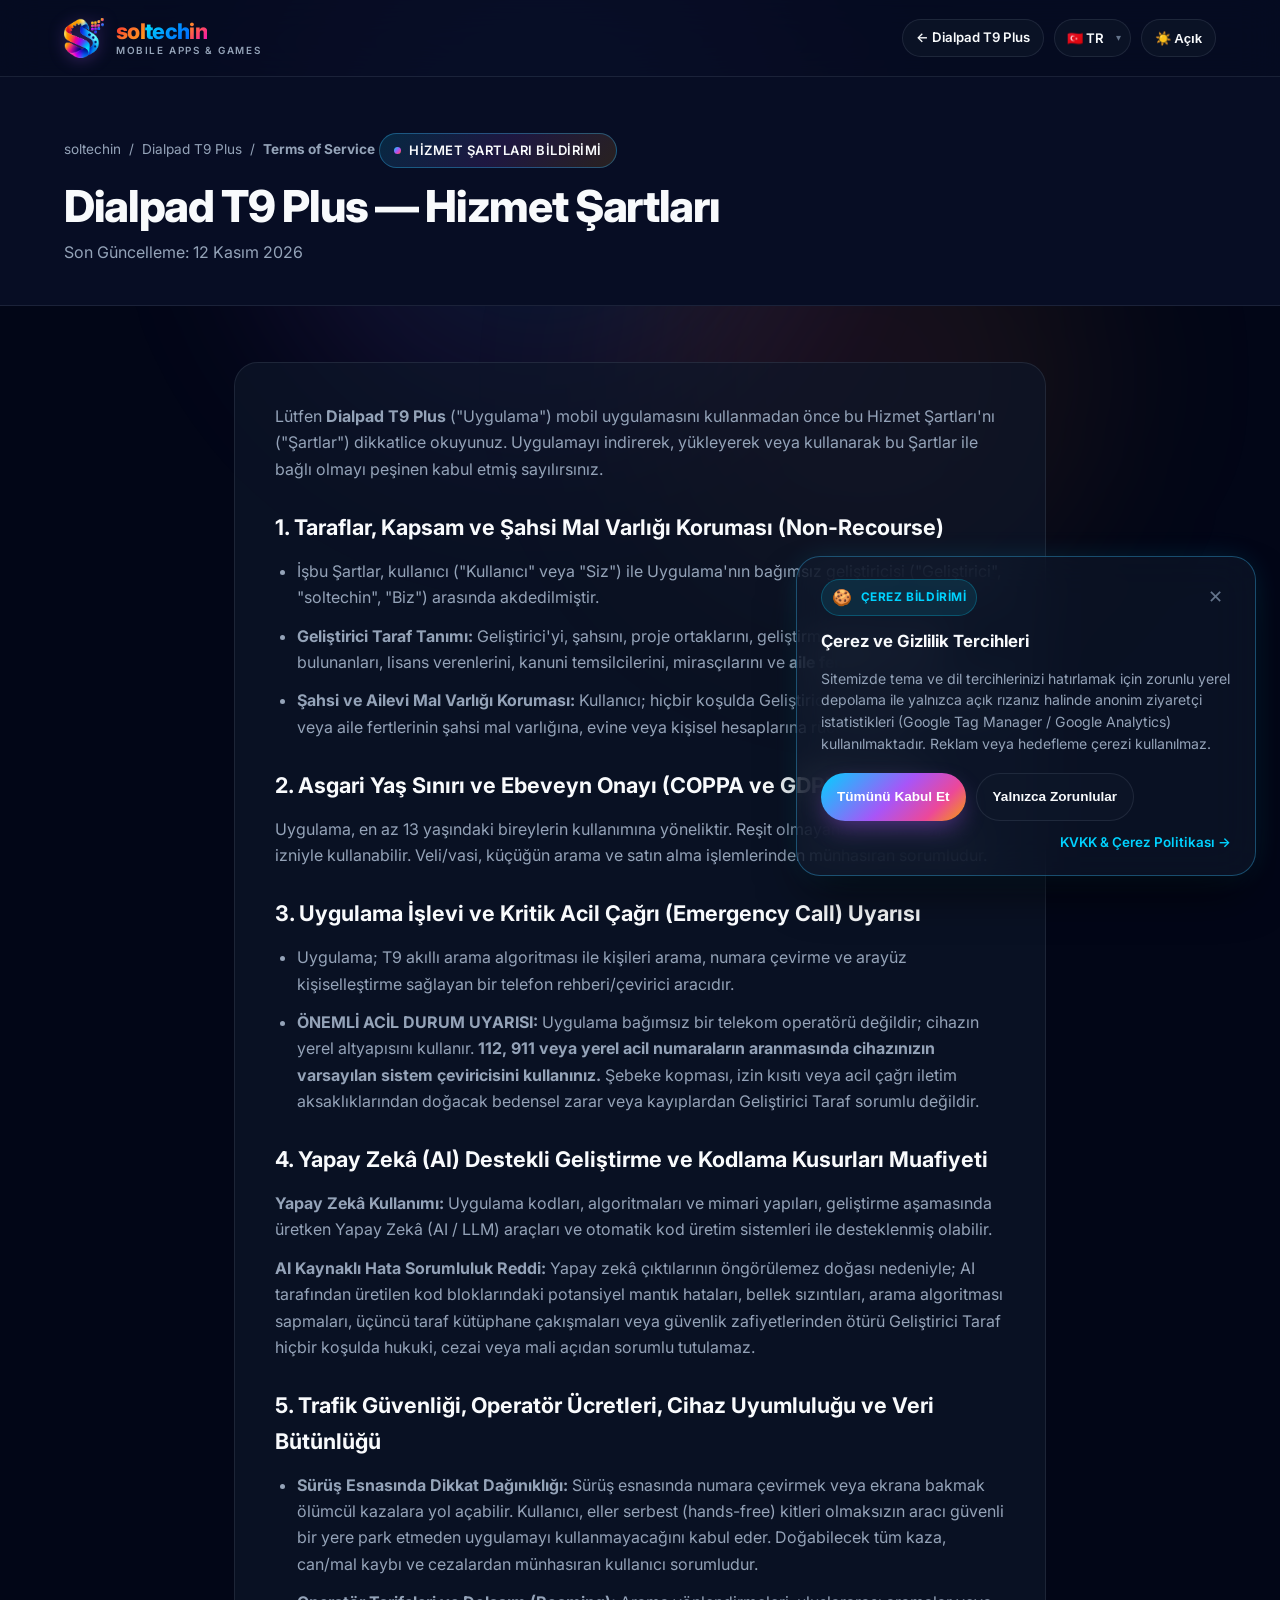
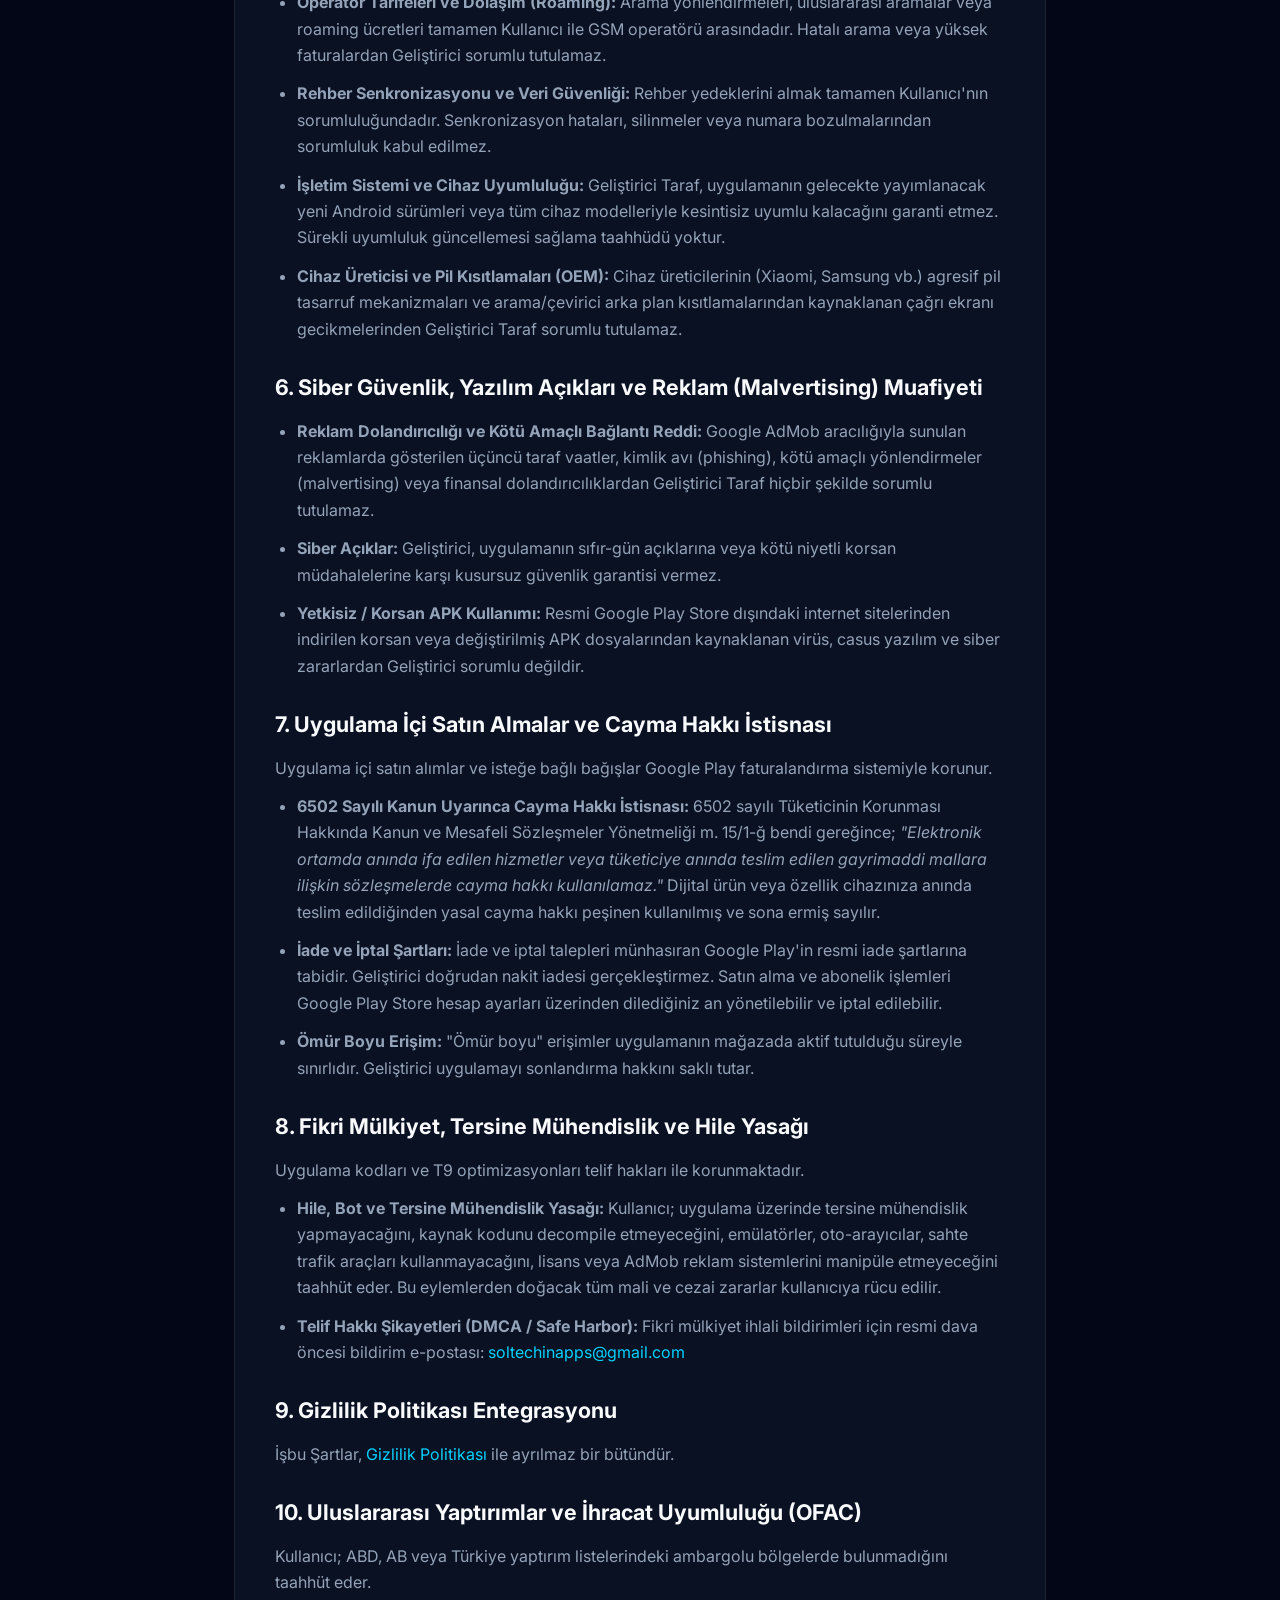
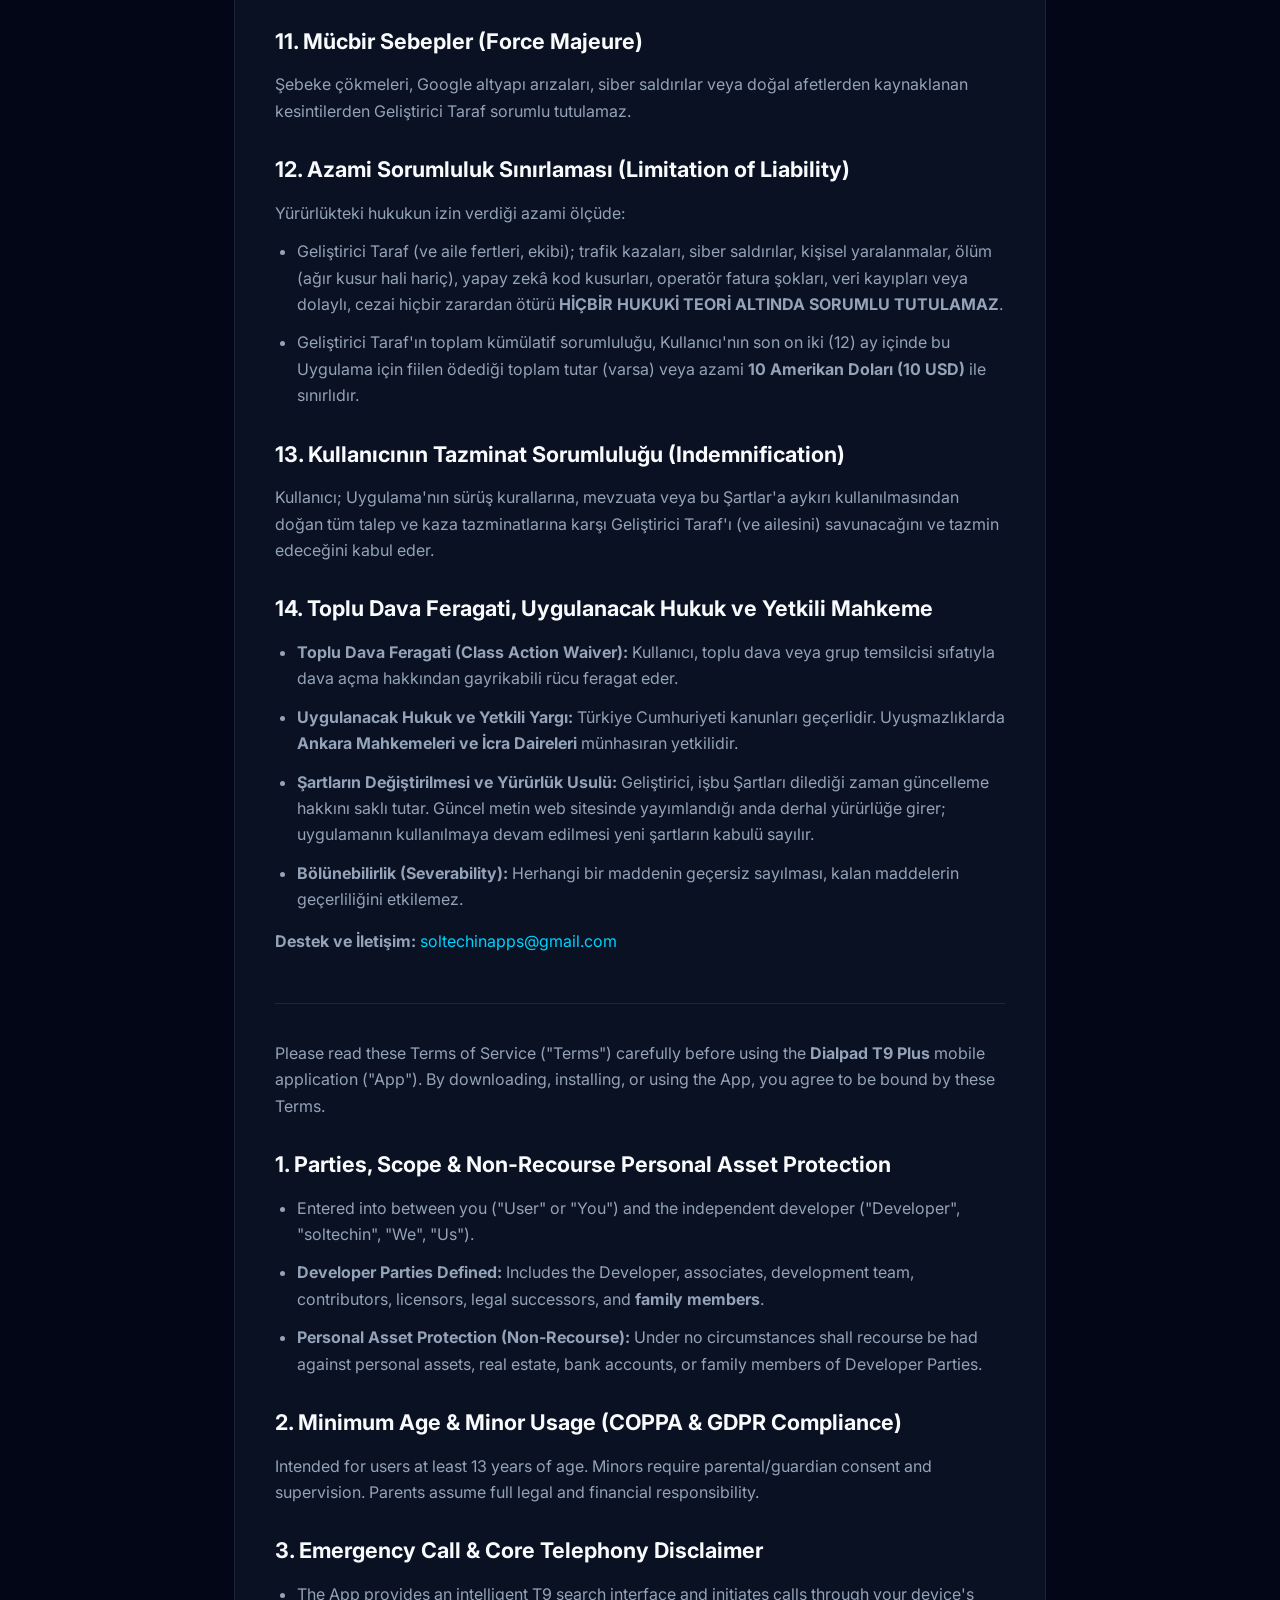
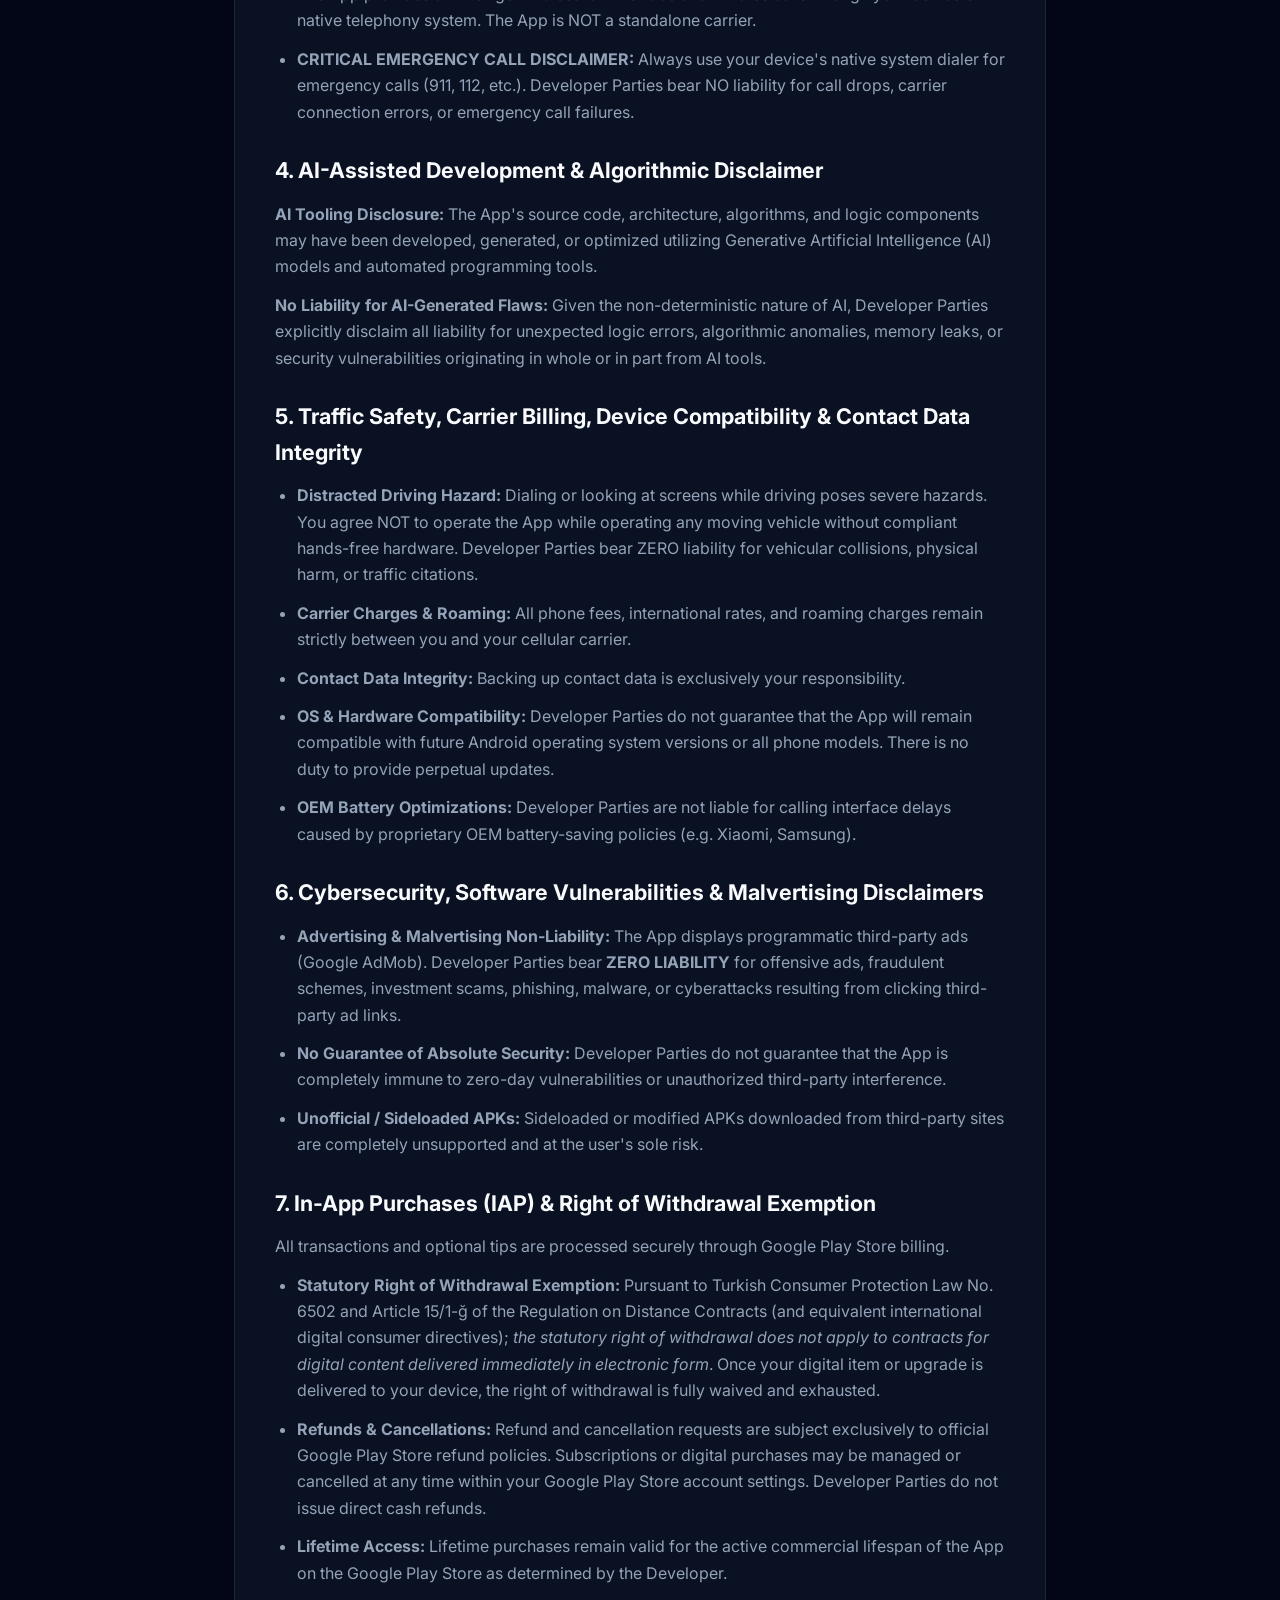
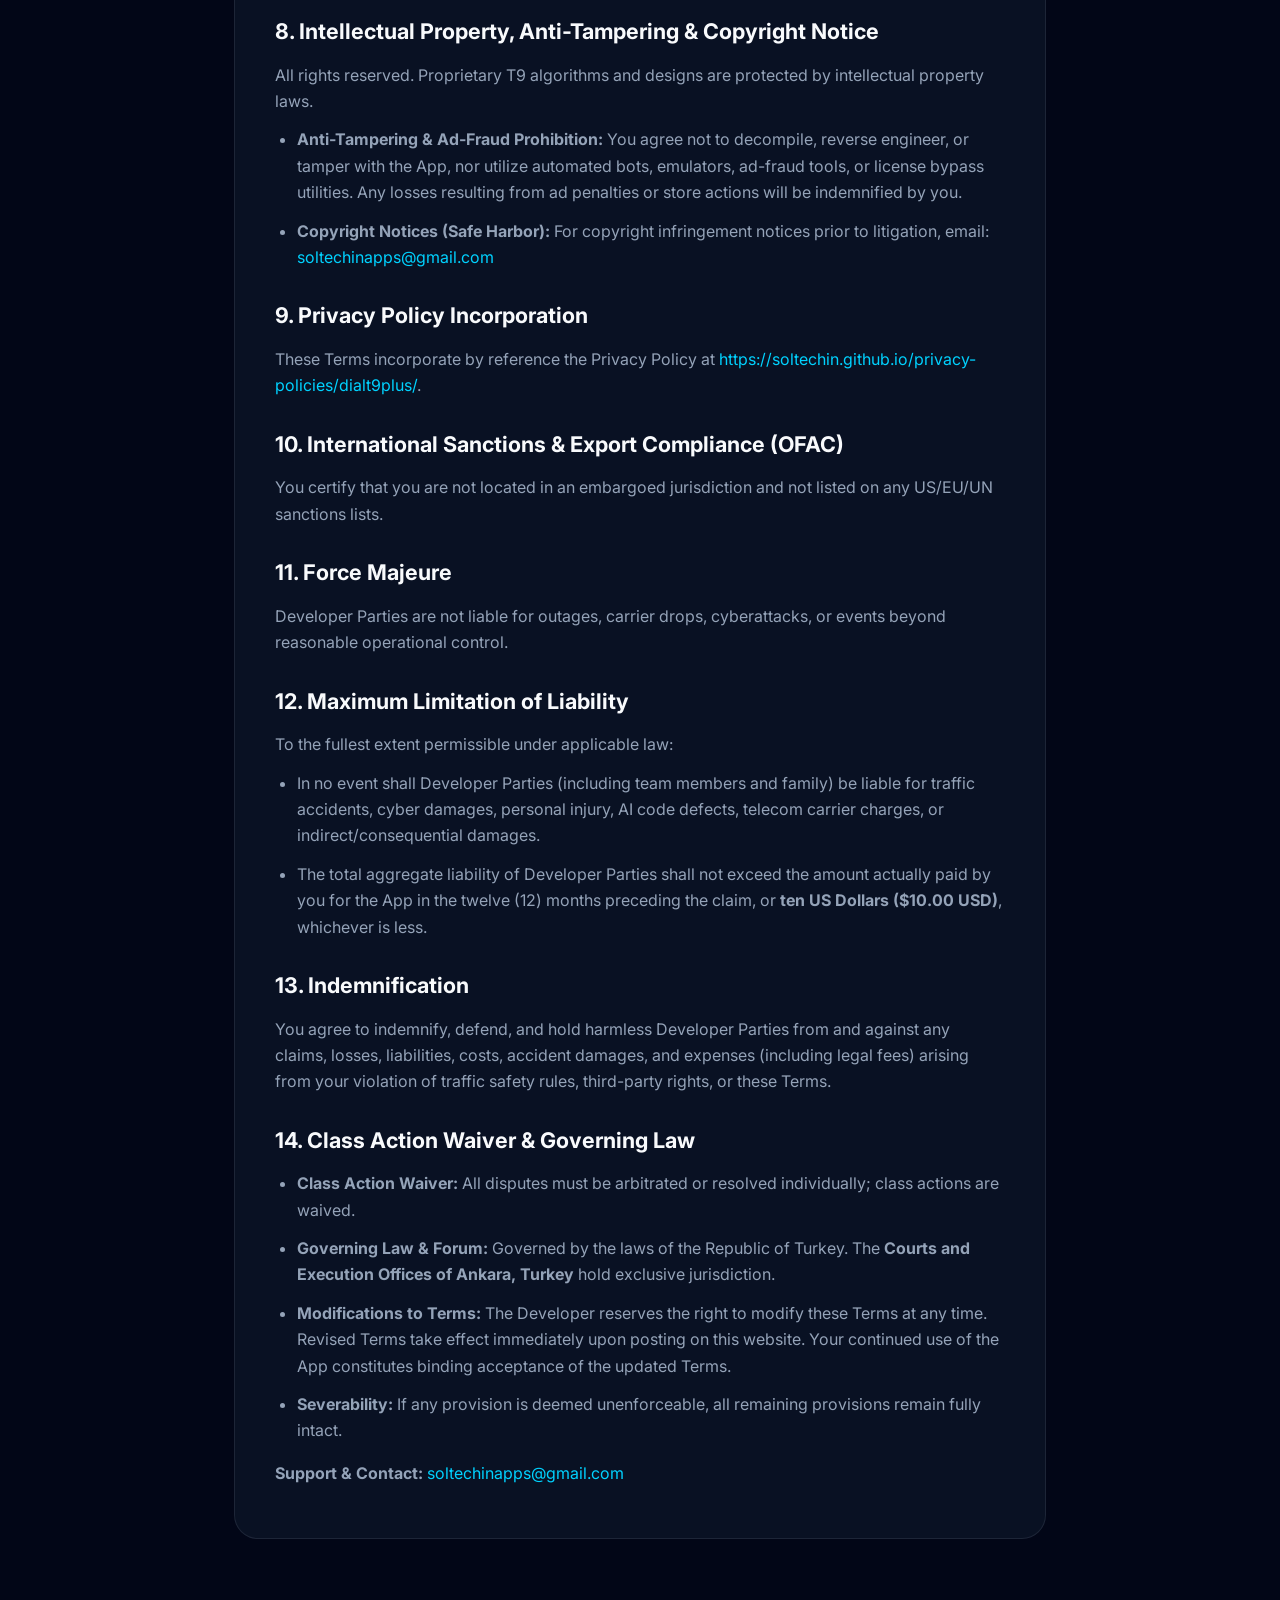
<file: terms/dialpad-t9-plus/index.html>
<!DOCTYPE html>
<html lang="tr" data-theme="dark">
<head>
  <!-- Google Consent Mode v2 + Google Tag Manager -->
  <script>
    window.dataLayer = window.dataLayer || [];
    function gtag(){dataLayer.push(arguments);}
    (function() {
      var analyticsGranted = false;
      try {
        analyticsGranted = localStorage.getItem('soltechin_cookie_consent') === 'all';
      } catch (e) {}
      gtag('consent', 'default', {
        'ad_storage': 'denied',
        'ad_user_data': 'denied',
        'ad_personalization': 'denied',
        'analytics_storage': analyticsGranted ? 'granted' : 'denied',
        'wait_for_update': 500
      });
    })();
    gtag('js', new Date());
  </script>
  <script async src="https://www.googletagmanager.com/gtm.js?id=GTM-N96SBWG2"></script>
  <meta charset="UTF-8" />
  <meta name="viewport" content="width=device-width, initial-scale=1.0" />
  <title>Dialpad T9 Plus — Hizmet Şartları | soltechin</title>
  <link rel="icon" type="image/png" href="../../assets/img/favicon.png" />
  <link href="https://fonts.googleapis.com/css2?family=Inter:wght@400;500;600;700;800&display=swap" rel="stylesheet" />
  <link rel="stylesheet" href="../../assets/css/style.css?v=11" />
</head>
<body>
  <div class="ambient-glow"></div>

  <header class="navbar">
    <div class="container navbar-inner">
      <a href="../../index.html" class="brand-logo">
        <img src="../../assets/img/logo-icon.png" alt="soltechin Logo" />
        <div class="brand-wordmark">
          <div class="brand-name"><span class="brand-sol">sol</span><span class="brand-tech">tech</span><span class="brand-in">in</span></div>
          <div class="brand-tagline">MOBILE APPS &amp; GAMES</div>
        </div>
      </a>
      <div class="nav-actions">
        <a href="../../apps/dialpad-t9-plus/index.html" class="control-btn">← Dialpad T9 Plus</a>
        <div class="lang-select-wrapper">
          <select id="langSelect" class="lang-select" aria-label="Dil / Language">
            <option value="tr">🇹🇷 TR</option>
            <option value="en">🇬🇧 EN</option>
          </select>
          <span class="lang-select-arrow" aria-hidden="true">▾</span>
        </div>
        <button class="control-btn" id="themeToggle" aria-label="Açık Temaya Geç" title="Açık Tema">☀️ Açık</button>
      </div>
    </div>
  </header>

  <div class="subpage-hero">
    <div class="container">
      <div class="breadcrumb">
        <a href="../../index.html">soltechin</a> <span>/</span>
        <a href="../../apps/dialpad-t9-plus/index.html">Dialpad T9 Plus</a> <span>/</span>
        <strong>Terms of Service</strong>
      </div>
      <div class="section-badge" style="margin-bottom: 10px;">
        <span class="dot"></span>
        <span data-lang-block="tr">HİZMET ŞARTLARI BİLDİRİMİ</span>
        <span data-lang-block="en" style="display: none;">TERMS OF SERVICE NOTICE</span>
      </div>
      <h1 class="section-title" style="margin-bottom: 6px;">
        <span data-lang-block="tr">Dialpad T9 Plus — Hizmet Şartları</span>
        <span data-lang-block="en" style="display: none;">Dialpad T9 Plus — Terms of Service</span>
      </h1>
      <p style="color: var(--text-secondary);">
        <span data-lang-block="tr">Son Güncelleme: 12 Kasım 2026</span>
        <span data-lang-block="en" style="display: none;">Last Updated: November 12, 2026</span>
      </p>
    </div>
  </div>

  <div class="legal-container">
    <div class="legal-card">

      <!-- ================= TÜRKÇE BÖLÜM ================= -->
      <div data-lang-block="tr" id="tr" class="legal-section">
        <p>Lütfen <strong>Dialpad T9 Plus</strong> ("Uygulama") mobil uygulamasını kullanmadan önce bu Hizmet Şartları'nı ("Şartlar") dikkatlice okuyunuz. Uygulamayı indirerek, yükleyerek veya kullanarak bu Şartlar ile bağlı olmayı peşinen kabul etmiş sayılırsınız.</p>

        <h2>1. Taraflar, Kapsam ve Şahsi Mal Varlığı Koruması (Non-Recourse)</h2>
        <ul>
          <li>İşbu Şartlar, kullanıcı ("Kullanıcı" veya "Siz") ile Uygulama'nın bağımsız geliştiricisi ("Geliştirici", "soltechin", "Biz") arasında akdedilmiştir.</li>
          <li><strong>Geliştirici Taraf Tanımı:</strong> Geliştirici'yi, şahsını, proje ortaklarını, geliştirme ekibini, katkıda bulunanları, lisans verenlerini, kanuni temsilcilerini, mirasçılarını ve <strong>aile fertlerini</strong> kapsar.</li>
          <li><strong>Şahsi ve Ailevi Mal Varlığı Koruması:</strong> Kullanıcı; hiçbir koşulda Geliştirici Taraf'ın, ekip üyelerinin veya aile fertlerinin şahsi mal varlığına, evine veya kişisel hesaplarına rücu edemez.</li>
        </ul>

        <h2>2. Asgari Yaş Sınırı ve Ebeveyn Onayı (COPPA ve GDPR Uyumu)</h2>
        <p>Uygulama, en az 13 yaşındaki bireylerin kullanımına yöneliktir. Reşit olmayanlar ancak veli/vasi izniyle kullanabilir. Veli/vasi, küçüğün arama ve satın alma işlemlerinden münhasıran sorumludur.</p>

        <h2>3. Uygulama İşlevi ve Kritik Acil Çağrı (Emergency Call) Uyarısı</h2>
        <ul>
          <li>Uygulama; T9 akıllı arama algoritması ile kişileri arama, numara çevirme ve arayüz kişiselleştirme sağlayan bir telefon rehberi/çevirici aracıdır.</li>
          <li><strong>ÖNEMLİ ACİL DURUM UYARISI:</strong> Uygulama bağımsız bir telekom operatörü değildir; cihazın yerel altyapısını kullanır. <strong>112, 911 veya yerel acil numaraların aranmasında cihazınızın varsayılan sistem çeviricisini kullanınız.</strong> Şebeke kopması, izin kısıtı veya acil çağrı iletim aksaklıklarından doğacak bedensel zarar veya kayıplardan Geliştirici Taraf sorumlu değildir.</li>
        </ul>

        <h2>4. Yapay Zekâ (AI) Destekli Geliştirme ve Kodlama Kusurları Muafiyeti</h2>
        <p><strong>Yapay Zekâ Kullanımı:</strong> Uygulama kodları, algoritmaları ve mimari yapıları, geliştirme aşamasında üretken Yapay Zekâ (AI / LLM) araçları ve otomatik kod üretim sistemleri ile desteklenmiş olabilir.</p>
        <p><strong>AI Kaynaklı Hata Sorumluluk Reddi:</strong> Yapay zekâ çıktılarının öngörülemez doğası nedeniyle; AI tarafından üretilen kod bloklarındaki potansiyel mantık hataları, bellek sızıntıları, arama algoritması sapmaları, üçüncü taraf kütüphane çakışmaları veya güvenlik zafiyetlerinden ötürü Geliştirici Taraf hiçbir koşulda hukuki, cezai veya mali açıdan sorumlu tutulamaz.</p>

        <h2>5. Trafik Güvenliği, Operatör Ücretleri, Cihaz Uyumluluğu ve Veri Bütünlüğü</h2>
        <ul>
          <li><strong>Sürüş Esnasında Dikkat Dağınıklığı:</strong> Sürüş esnasında numara çevirmek veya ekrana bakmak ölümcül kazalara yol açabilir. Kullanıcı, eller serbest (hands-free) kitleri olmaksızın aracı güvenli bir yere park etmeden uygulamayı kullanmayacağını kabul eder. Doğabilecek tüm kaza, can/mal kaybı ve cezalardan münhasıran kullanıcı sorumludur.</li>
          <li><strong>Operatör Tarifeleri ve Dolaşım (Roaming):</strong> Arama yönlendirmeleri, uluslararası aramalar veya roaming ücretleri tamamen Kullanıcı ile GSM operatörü arasındadır. Hatalı arama veya yüksek faturalardan Geliştirici sorumlu tutulamaz.</li>
          <li><strong>Rehber Senkronizasyonu ve Veri Güvenliği:</strong> Rehber yedeklerini almak tamamen Kullanıcı'nın sorumluluğundadır. Senkronizasyon hataları, silinmeler veya numara bozulmalarından sorumluluk kabul edilmez.</li>
          <li><strong>İşletim Sistemi ve Cihaz Uyumluluğu:</strong> Geliştirici Taraf, uygulamanın gelecekte yayımlanacak yeni Android sürümleri veya tüm cihaz modelleriyle kesintisiz uyumlu kalacağını garanti etmez. Sürekli uyumluluk güncellemesi sağlama taahhüdü yoktur.</li>
          <li><strong>Cihaz Üreticisi ve Pil Kısıtlamaları (OEM):</strong> Cihaz üreticilerinin (Xiaomi, Samsung vb.) agresif pil tasarruf mekanizmaları ve arama/çevirici arka plan kısıtlamalarından kaynaklanan çağrı ekranı gecikmelerinden Geliştirici Taraf sorumlu tutulamaz.</li>
        </ul>

        <h2>6. Siber Güvenlik, Yazılım Açıkları ve Reklam (Malvertising) Muafiyeti</h2>
        <ul>
          <li><strong>Reklam Dolandırıcılığı ve Kötü Amaçlı Bağlantı Reddi:</strong> Google AdMob aracılığıyla sunulan reklamlarda gösterilen üçüncü taraf vaatler, kimlik avı (phishing), kötü amaçlı yönlendirmeler (malvertising) veya finansal dolandırıcılıklardan Geliştirici Taraf hiçbir şekilde sorumlu tutulamaz.</li>
          <li><strong>Siber Açıklar:</strong> Geliştirici, uygulamanın sıfır-gün açıklarına veya kötü niyetli korsan müdahalelerine karşı kusursuz güvenlik garantisi vermez.</li>
          <li><strong>Yetkisiz / Korsan APK Kullanımı:</strong> Resmi Google Play Store dışındaki internet sitelerinden indirilen korsan veya değiştirilmiş APK dosyalarından kaynaklanan virüs, casus yazılım ve siber zararlardan Geliştirici sorumlu değildir.</li>
        </ul>

        <h2>7. Uygulama İçi Satın Almalar ve Cayma Hakkı İstisnası</h2>
        <p>Uygulama içi satın alımlar ve isteğe bağlı bağışlar Google Play faturalandırma sistemiyle korunur.</p>
        <ul>
          <li><strong>6502 Sayılı Kanun Uyarınca Cayma Hakkı İstisnası:</strong> 6502 sayılı Tüketicinin Korunması Hakkında Kanun ve Mesafeli Sözleşmeler Yönetmeliği m. 15/1-ğ bendi gereğince; <em>"Elektronik ortamda anında ifa edilen hizmetler veya tüketiciye anında teslim edilen gayrimaddi mallara ilişkin sözleşmelerde cayma hakkı kullanılamaz."</em> Dijital ürün veya özellik cihazınıza anında teslim edildiğinden yasal cayma hakkı peşinen kullanılmış ve sona ermiş sayılır.</li>
          <li><strong>İade ve İptal Şartları:</strong> İade ve iptal talepleri münhasıran Google Play'in resmi iade şartlarına tabidir. Geliştirici doğrudan nakit iadesi gerçekleştirmez. Satın alma ve abonelik işlemleri Google Play Store hesap ayarları üzerinden dilediğiniz an yönetilebilir ve iptal edilebilir.</li>
          <li><strong>Ömür Boyu Erişim:</strong> "Ömür boyu" erişimler uygulamanın mağazada aktif tutulduğu süreyle sınırlıdır. Geliştirici uygulamayı sonlandırma hakkını saklı tutar.</li>
        </ul>

        <h2>8. Fikri Mülkiyet, Tersine Mühendislik ve Hile Yasağı</h2>
        <p>Uygulama kodları ve T9 optimizasyonları telif hakları ile korunmaktadır.</p>
        <ul>
          <li><strong>Hile, Bot ve Tersine Mühendislik Yasağı:</strong> Kullanıcı; uygulama üzerinde tersine mühendislik yapmayacağını, kaynak kodunu decompile etmeyeceğini, emülatörler, oto-arayıcılar, sahte trafik araçları kullanmayacağını, lisans veya AdMob reklam sistemlerini manipüle etmeyeceğini taahhüt eder. Bu eylemlerden doğacak tüm mali ve cezai zararlar kullanıcıya rücu edilir.</li>
          <li><strong>Telif Hakkı Şikayetleri (DMCA / Safe Harbor):</strong> Fikri mülkiyet ihlali bildirimleri için resmi dava öncesi bildirim e-postası: <a href="mailto:soltechinapps@gmail.com" style="color: var(--brand-cyan);">soltechinapps@gmail.com</a></li>
        </ul>

        <h2>9. Gizlilik Politikası Entegrasyonu</h2>
        <p>İşbu Şartlar, <a href="https://soltechin.github.io/privacy-policies/dialt9plus/" target="_blank" rel="noopener noreferrer" style="color: var(--brand-cyan);">Gizlilik Politikası</a> ile ayrılmaz bir bütündür.</p>

        <h2>10. Uluslararası Yaptırımlar ve İhracat Uyumluluğu (OFAC)</h2>
        <p>Kullanıcı; ABD, AB veya Türkiye yaptırım listelerindeki ambargolu bölgelerde bulunmadığını taahhüt eder.</p>

        <h2>11. Mücbir Sebepler (Force Majeure)</h2>
        <p>Şebeke çökmeleri, Google altyapı arızaları, siber saldırılar veya doğal afetlerden kaynaklanan kesintilerden Geliştirici Taraf sorumlu tutulamaz.</p>

        <h2>12. Azami Sorumluluk Sınırlaması (Limitation of Liability)</h2>
        <p>Yürürlükteki hukukun izin verdiği azami ölçüde:</p>
        <ul>
          <li>Geliştirici Taraf (ve aile fertleri, ekibi); trafik kazaları, siber saldırılar, kişisel yaralanmalar, ölüm (ağır kusur hali hariç), yapay zekâ kod kusurları, operatör fatura şokları, veri kayıpları veya dolaylı, cezai hiçbir zarardan ötürü <strong>HİÇBİR HUKUKİ TEORİ ALTINDA SORUMLU TUTULAMAZ</strong>.</li>
          <li>Geliştirici Taraf'ın toplam kümülatif sorumluluğu, Kullanıcı'nın son on iki (12) ay içinde bu Uygulama için fiilen ödediği toplam tutar (varsa) veya azami <strong>10 Amerikan Doları (10 USD)</strong> ile sınırlıdır.</li>
        </ul>

        <h2>13. Kullanıcının Tazminat Sorumluluğu (Indemnification)</h2>
        <p>Kullanıcı; Uygulama'nın sürüş kurallarına, mevzuata veya bu Şartlar'a aykırı kullanılmasından doğan tüm talep ve kaza tazminatlarına karşı Geliştirici Taraf'ı (ve ailesini) savunacağını ve tazmin edeceğini kabul eder.</p>

        <h2>14. Toplu Dava Feragati, Uygulanacak Hukuk ve Yetkili Mahkeme</h2>
        <ul>
          <li><strong>Toplu Dava Feragati (Class Action Waiver):</strong> Kullanıcı, toplu dava veya grup temsilcisi sıfatıyla dava açma hakkından gayrikabili rücu feragat eder.</li>
          <li><strong>Uygulanacak Hukuk ve Yetkili Yargı:</strong> Türkiye Cumhuriyeti kanunları geçerlidir. Uyuşmazlıklarda <strong>Ankara Mahkemeleri ve İcra Daireleri</strong> münhasıran yetkilidir.</li>
          <li><strong>Şartların Değiştirilmesi ve Yürürlük Usulü:</strong> Geliştirici, işbu Şartları dilediği zaman güncelleme hakkını saklı tutar. Güncel metin web sitesinde yayımlandığı anda derhal yürürlüğe girer; uygulamanın kullanılmaya devam edilmesi yeni şartların kabulü sayılır.</li>
          <li><strong>Bölünebilirlik (Severability):</strong> Herhangi bir maddenin geçersiz sayılması, kalan maddelerin geçerliliğini etkilemez.</li>
        </ul>
        <p><strong>Destek ve İletişim:</strong> <a href="mailto:soltechinapps@gmail.com" style="color: var(--brand-cyan);">soltechinapps@gmail.com</a></p>
      </div>

      <hr class="legal-divider" />

      <!-- ================= ENGLISH SECTION ================= -->
      <div data-lang-block="en" id="en" class="legal-section">
        <p>Please read these Terms of Service ("Terms") carefully before using the <strong>Dialpad T9 Plus</strong> mobile application ("App"). By downloading, installing, or using the App, you agree to be bound by these Terms.</p>

        <h2>1. Parties, Scope &amp; Non-Recourse Personal Asset Protection</h2>
        <ul>
          <li>Entered into between you ("User" or "You") and the independent developer ("Developer", "soltechin", "We", "Us").</li>
          <li><strong>Developer Parties Defined:</strong> Includes the Developer, associates, development team, contributors, licensors, legal successors, and <strong>family members</strong>.</li>
          <li><strong>Personal Asset Protection (Non-Recourse):</strong> Under no circumstances shall recourse be had against personal assets, real estate, bank accounts, or family members of Developer Parties.</li>
        </ul>

        <h2>2. Minimum Age &amp; Minor Usage (COPPA &amp; GDPR Compliance)</h2>
        <p>Intended for users at least 13 years of age. Minors require parental/guardian consent and supervision. Parents assume full legal and financial responsibility.</p>

        <h2>3. Emergency Call &amp; Core Telephony Disclaimer</h2>
        <ul>
          <li>The App provides an intelligent T9 search interface and initiates calls through your device's native telephony system. The App is NOT a standalone carrier.</li>
          <li><strong>CRITICAL EMERGENCY CALL DISCLAIMER:</strong> Always use your device's native system dialer for emergency calls (911, 112, etc.). Developer Parties bear NO liability for call drops, carrier connection errors, or emergency call failures.</li>
        </ul>

        <h2>4. AI-Assisted Development &amp; Algorithmic Disclaimer</h2>
        <p><strong>AI Tooling Disclosure:</strong> The App's source code, architecture, algorithms, and logic components may have been developed, generated, or optimized utilizing Generative Artificial Intelligence (AI) models and automated programming tools.</p>
        <p><strong>No Liability for AI-Generated Flaws:</strong> Given the non-deterministic nature of AI, Developer Parties explicitly disclaim all liability for unexpected logic errors, algorithmic anomalies, memory leaks, or security vulnerabilities originating in whole or in part from AI tools.</p>

        <h2>5. Traffic Safety, Carrier Billing, Device Compatibility &amp; Contact Data Integrity</h2>
        <ul>
          <li><strong>Distracted Driving Hazard:</strong> Dialing or looking at screens while driving poses severe hazards. You agree NOT to operate the App while operating any moving vehicle without compliant hands-free hardware. Developer Parties bear ZERO liability for vehicular collisions, physical harm, or traffic citations.</li>
          <li><strong>Carrier Charges &amp; Roaming:</strong> All phone fees, international rates, and roaming charges remain strictly between you and your cellular carrier.</li>
          <li><strong>Contact Data Integrity:</strong> Backing up contact data is exclusively your responsibility.</li>
          <li><strong>OS &amp; Hardware Compatibility:</strong> Developer Parties do not guarantee that the App will remain compatible with future Android operating system versions or all phone models. There is no duty to provide perpetual updates.</li>
          <li><strong>OEM Battery Optimizations:</strong> Developer Parties are not liable for calling interface delays caused by proprietary OEM battery-saving policies (e.g. Xiaomi, Samsung).</li>
        </ul>

        <h2>6. Cybersecurity, Software Vulnerabilities &amp; Malvertising Disclaimers</h2>
        <ul>
          <li><strong>Advertising &amp; Malvertising Non-Liability:</strong> The App displays programmatic third-party ads (Google AdMob). Developer Parties bear <strong>ZERO LIABILITY</strong> for offensive ads, fraudulent schemes, investment scams, phishing, malware, or cyberattacks resulting from clicking third-party ad links.</li>
          <li><strong>No Guarantee of Absolute Security:</strong> Developer Parties do not guarantee that the App is completely immune to zero-day vulnerabilities or unauthorized third-party interference.</li>
          <li><strong>Unofficial / Sideloaded APKs:</strong> Sideloaded or modified APKs downloaded from third-party sites are completely unsupported and at the user's sole risk.</li>
        </ul>

        <h2>7. In-App Purchases (IAP) &amp; Right of Withdrawal Exemption</h2>
        <p>All transactions and optional tips are processed securely through Google Play Store billing.</p>
        <ul>
          <li><strong>Statutory Right of Withdrawal Exemption:</strong> Pursuant to Turkish Consumer Protection Law No. 6502 and Article 15/1-ğ of the Regulation on Distance Contracts (and equivalent international digital consumer directives); <em>the statutory right of withdrawal does not apply to contracts for digital content delivered immediately in electronic form</em>. Once your digital item or upgrade is delivered to your device, the right of withdrawal is fully waived and exhausted.</li>
          <li><strong>Refunds &amp; Cancellations:</strong> Refund and cancellation requests are subject exclusively to official Google Play Store refund policies. Subscriptions or digital purchases may be managed or cancelled at any time within your Google Play Store account settings. Developer Parties do not issue direct cash refunds.</li>
          <li><strong>Lifetime Access:</strong> Lifetime purchases remain valid for the active commercial lifespan of the App on the Google Play Store as determined by the Developer.</li>
        </ul>

        <h2>8. Intellectual Property, Anti-Tampering &amp; Copyright Notice</h2>
        <p>All rights reserved. Proprietary T9 algorithms and designs are protected by intellectual property laws.</p>
        <ul>
          <li><strong>Anti-Tampering &amp; Ad-Fraud Prohibition:</strong> You agree not to decompile, reverse engineer, or tamper with the App, nor utilize automated bots, emulators, ad-fraud tools, or license bypass utilities. Any losses resulting from ad penalties or store actions will be indemnified by you.</li>
          <li><strong>Copyright Notices (Safe Harbor):</strong> For copyright infringement notices prior to litigation, email: <a href="mailto:soltechinapps@gmail.com" style="color: var(--brand-cyan);">soltechinapps@gmail.com</a></li>
        </ul>

        <h2>9. Privacy Policy Incorporation</h2>
        <p>These Terms incorporate by reference the Privacy Policy at <a href="https://soltechin.github.io/privacy-policies/dialt9plus/" target="_blank" rel="noopener noreferrer" style="color: var(--brand-cyan);">https://soltechin.github.io/privacy-policies/dialt9plus/</a>.</p>

        <h2>10. International Sanctions &amp; Export Compliance (OFAC)</h2>
        <p>You certify that you are not located in an embargoed jurisdiction and not listed on any US/EU/UN sanctions lists.</p>

        <h2>11. Force Majeure</h2>
        <p>Developer Parties are not liable for outages, carrier drops, cyberattacks, or events beyond reasonable operational control.</p>

        <h2>12. Maximum Limitation of Liability</h2>
        <p>To the fullest extent permissible under applicable law:</p>
        <ul>
          <li>In no event shall Developer Parties (including team members and family) be liable for traffic accidents, cyber damages, personal injury, AI code defects, telecom carrier charges, or indirect/consequential damages.</li>
          <li>The total aggregate liability of Developer Parties shall not exceed the amount actually paid by you for the App in the twelve (12) months preceding the claim, or <strong>ten US Dollars ($10.00 USD)</strong>, whichever is less.</li>
        </ul>

        <h2>13. Indemnification</h2>
        <p>You agree to indemnify, defend, and hold harmless Developer Parties from and against any claims, losses, liabilities, costs, accident damages, and expenses (including legal fees) arising from your violation of traffic safety rules, third-party rights, or these Terms.</p>

        <h2>14. Class Action Waiver &amp; Governing Law</h2>
        <ul>
          <li><strong>Class Action Waiver:</strong> All disputes must be arbitrated or resolved individually; class actions are waived.</li>
          <li><strong>Governing Law &amp; Forum:</strong> Governed by the laws of the Republic of Turkey. The <strong>Courts and Execution Offices of Ankara, Turkey</strong> hold exclusive jurisdiction.</li>
          <li><strong>Modifications to Terms:</strong> The Developer reserves the right to modify these Terms at any time. Revised Terms take effect immediately upon posting on this website. Your continued use of the App constitutes binding acceptance of the updated Terms.</li>
          <li><strong>Severability:</strong> If any provision is deemed unenforceable, all remaining provisions remain fully intact.</li>
        </ul>
        <p><strong>Support &amp; Contact:</strong> <a href="mailto:soltechinapps@gmail.com" style="color: var(--brand-cyan);">soltechinapps@gmail.com</a></p>
      </div>

    </div>
  </div>

  <script src="../../assets/js/main.js?v=11"></script>
</body>
</html>
</file>
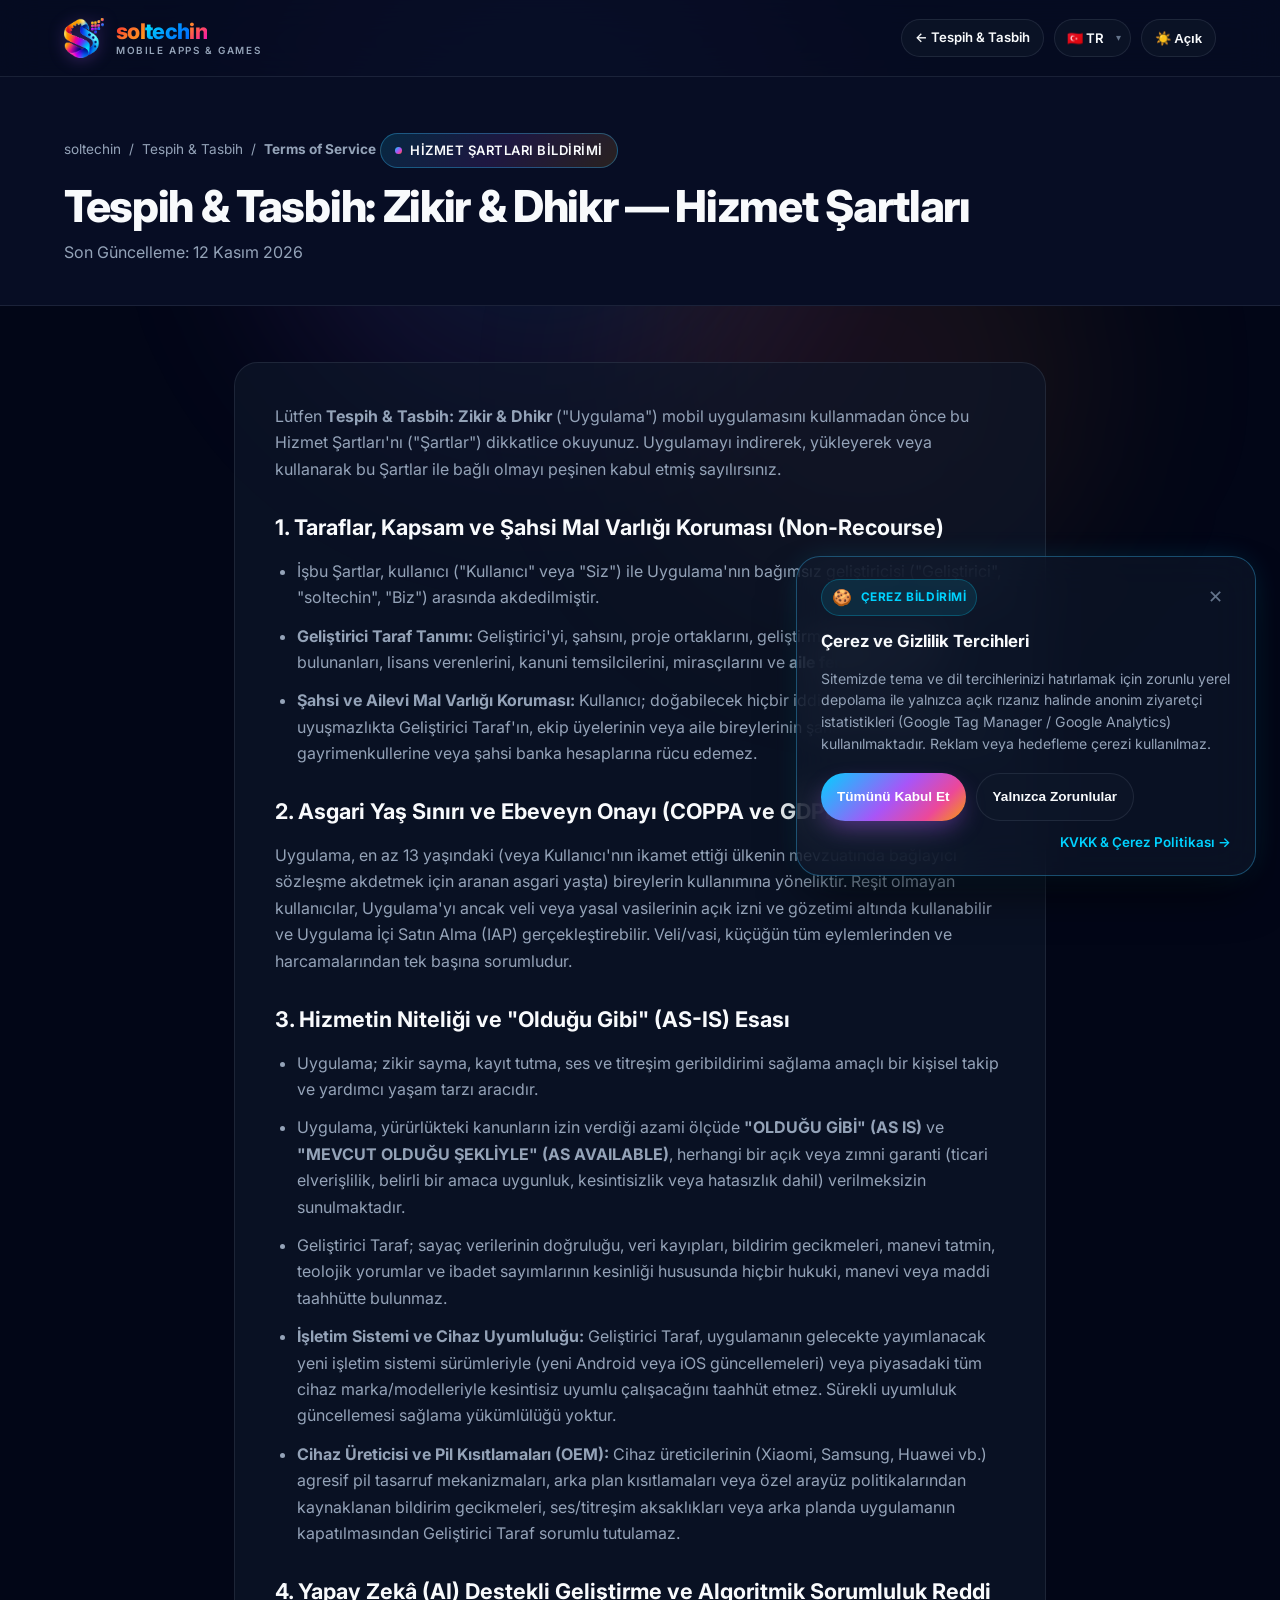
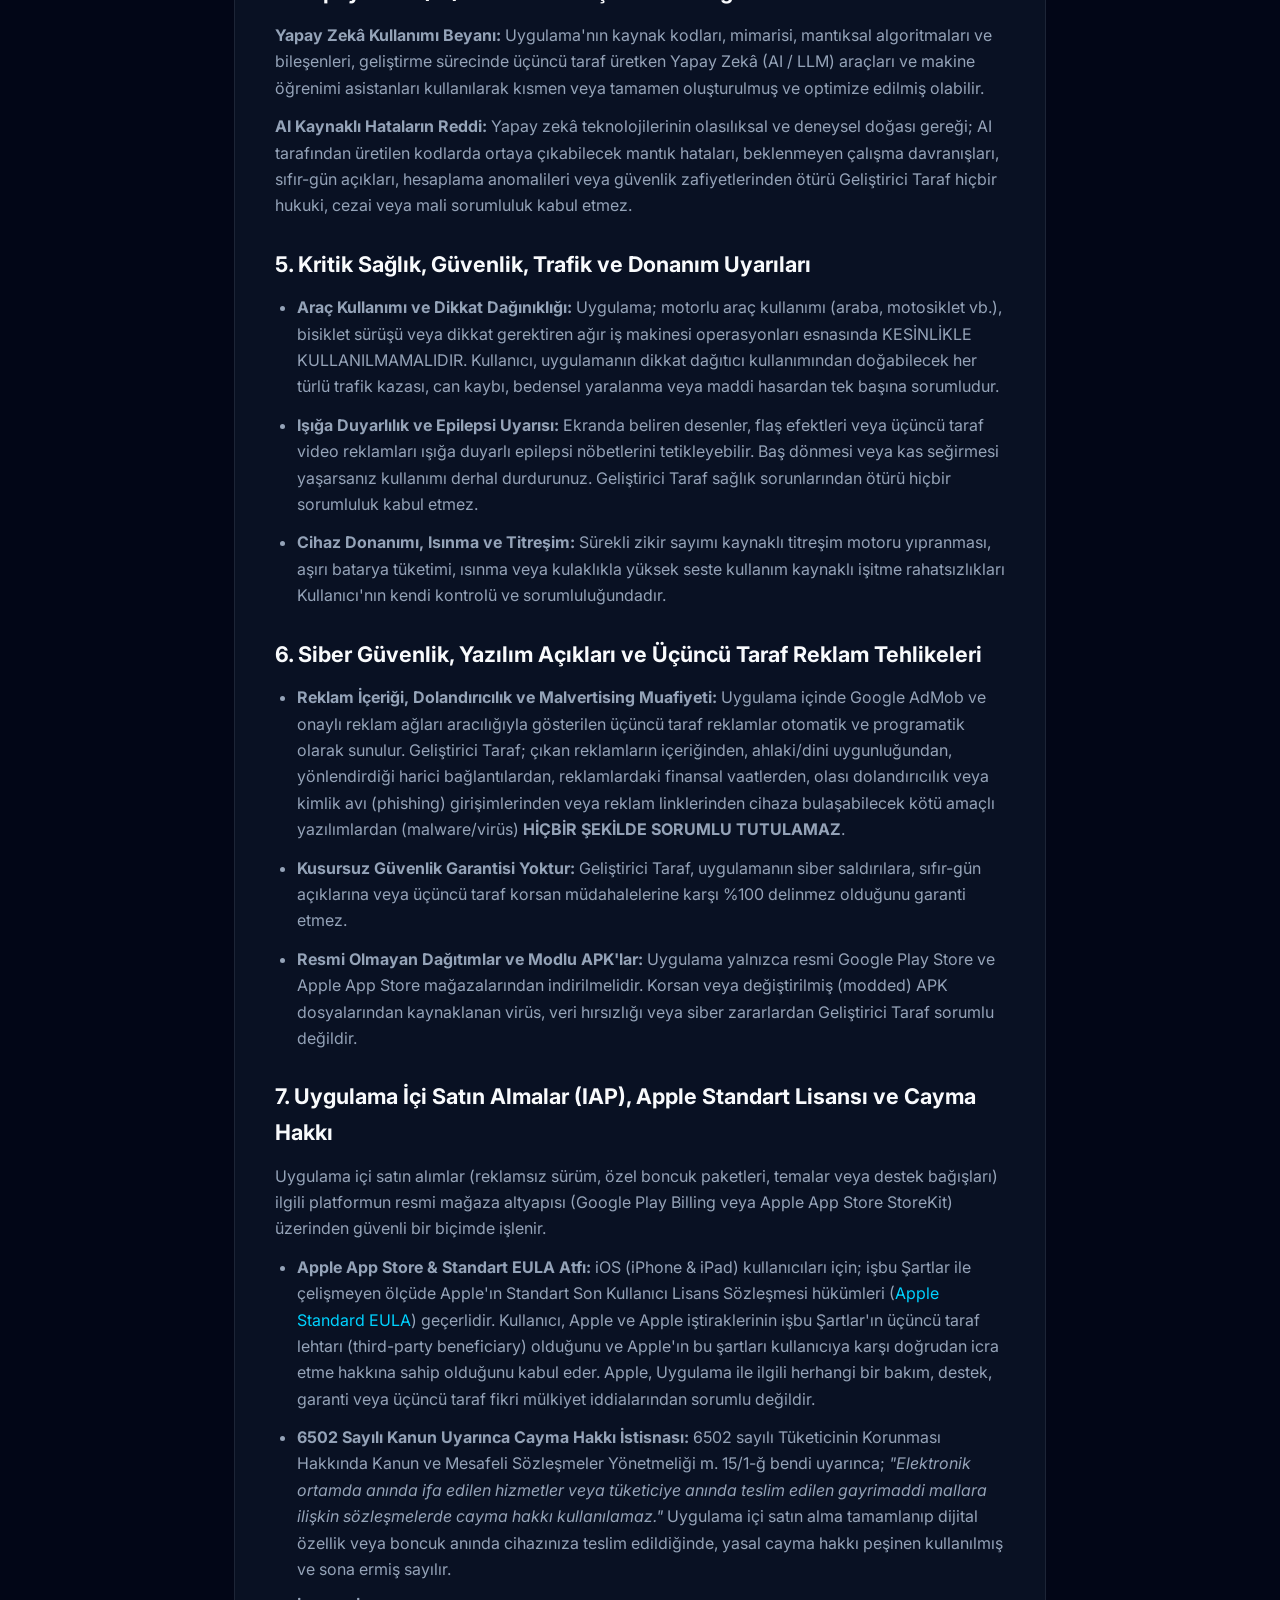
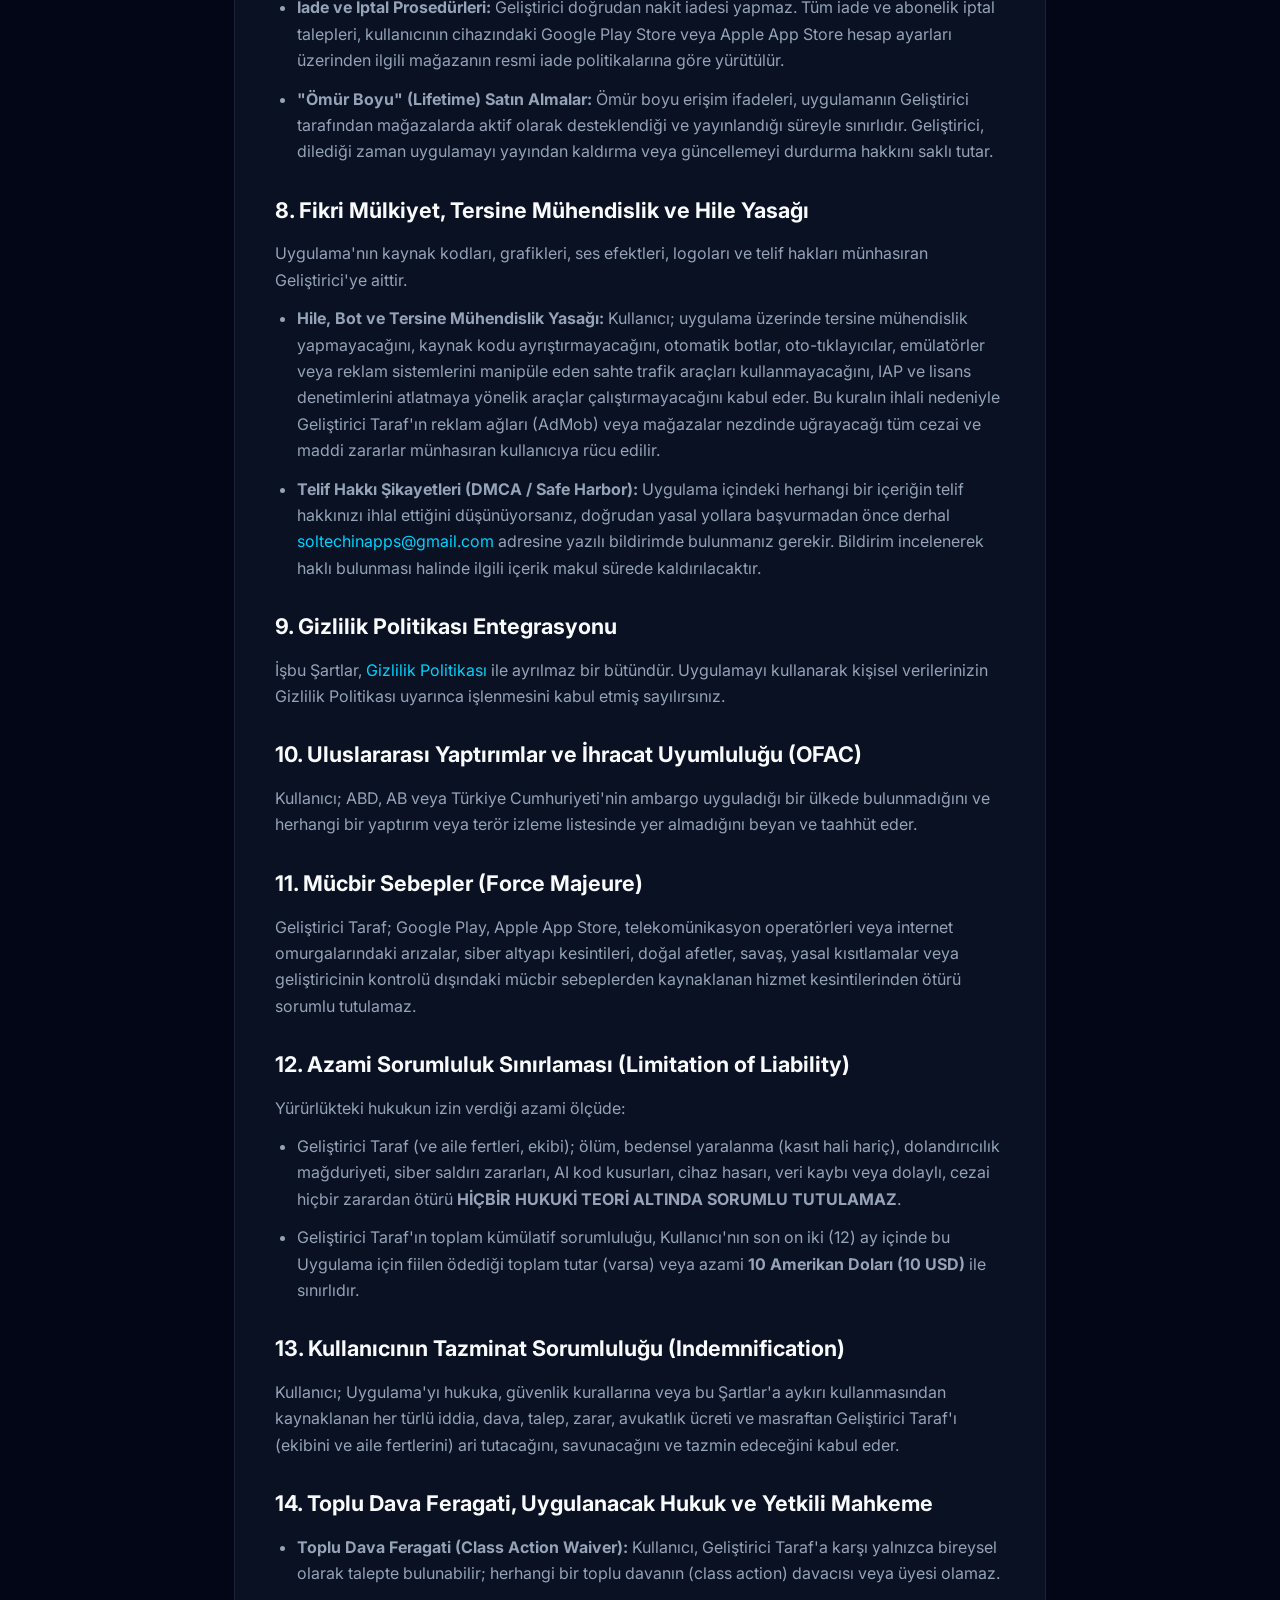
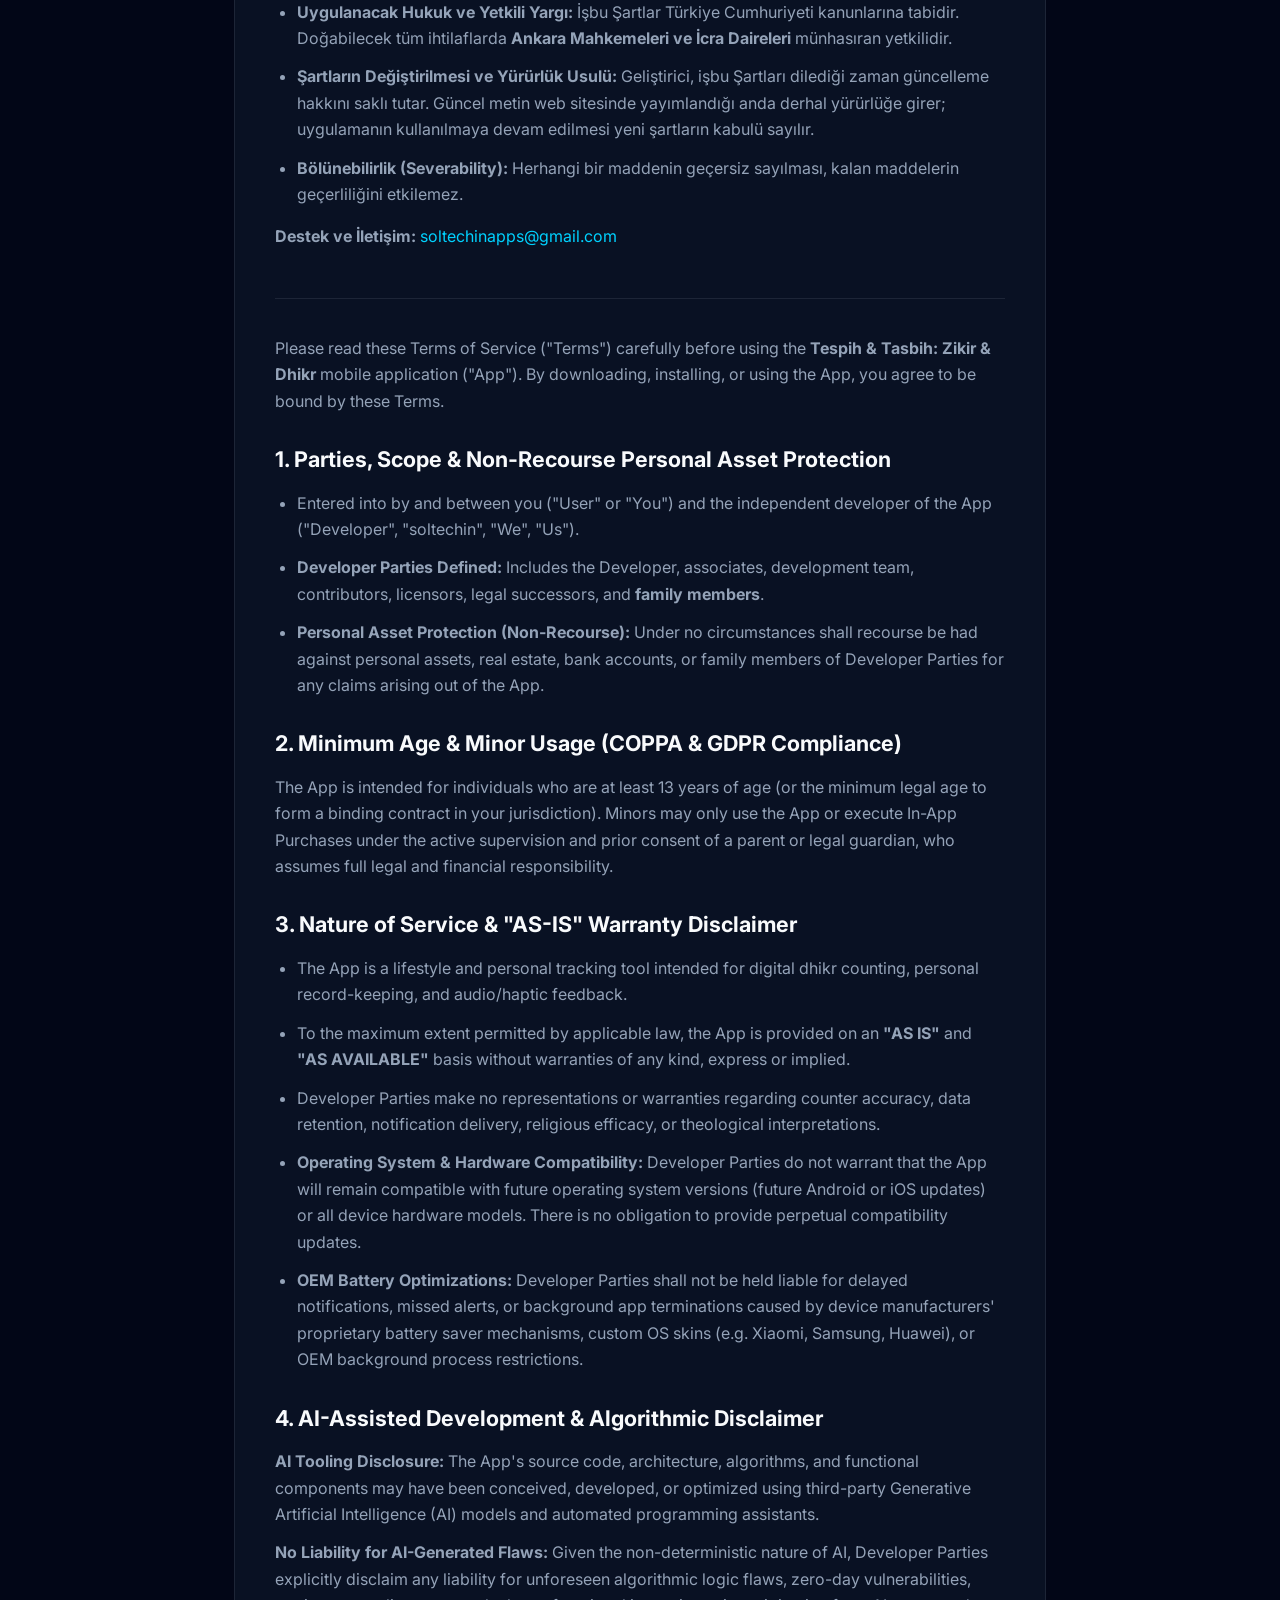
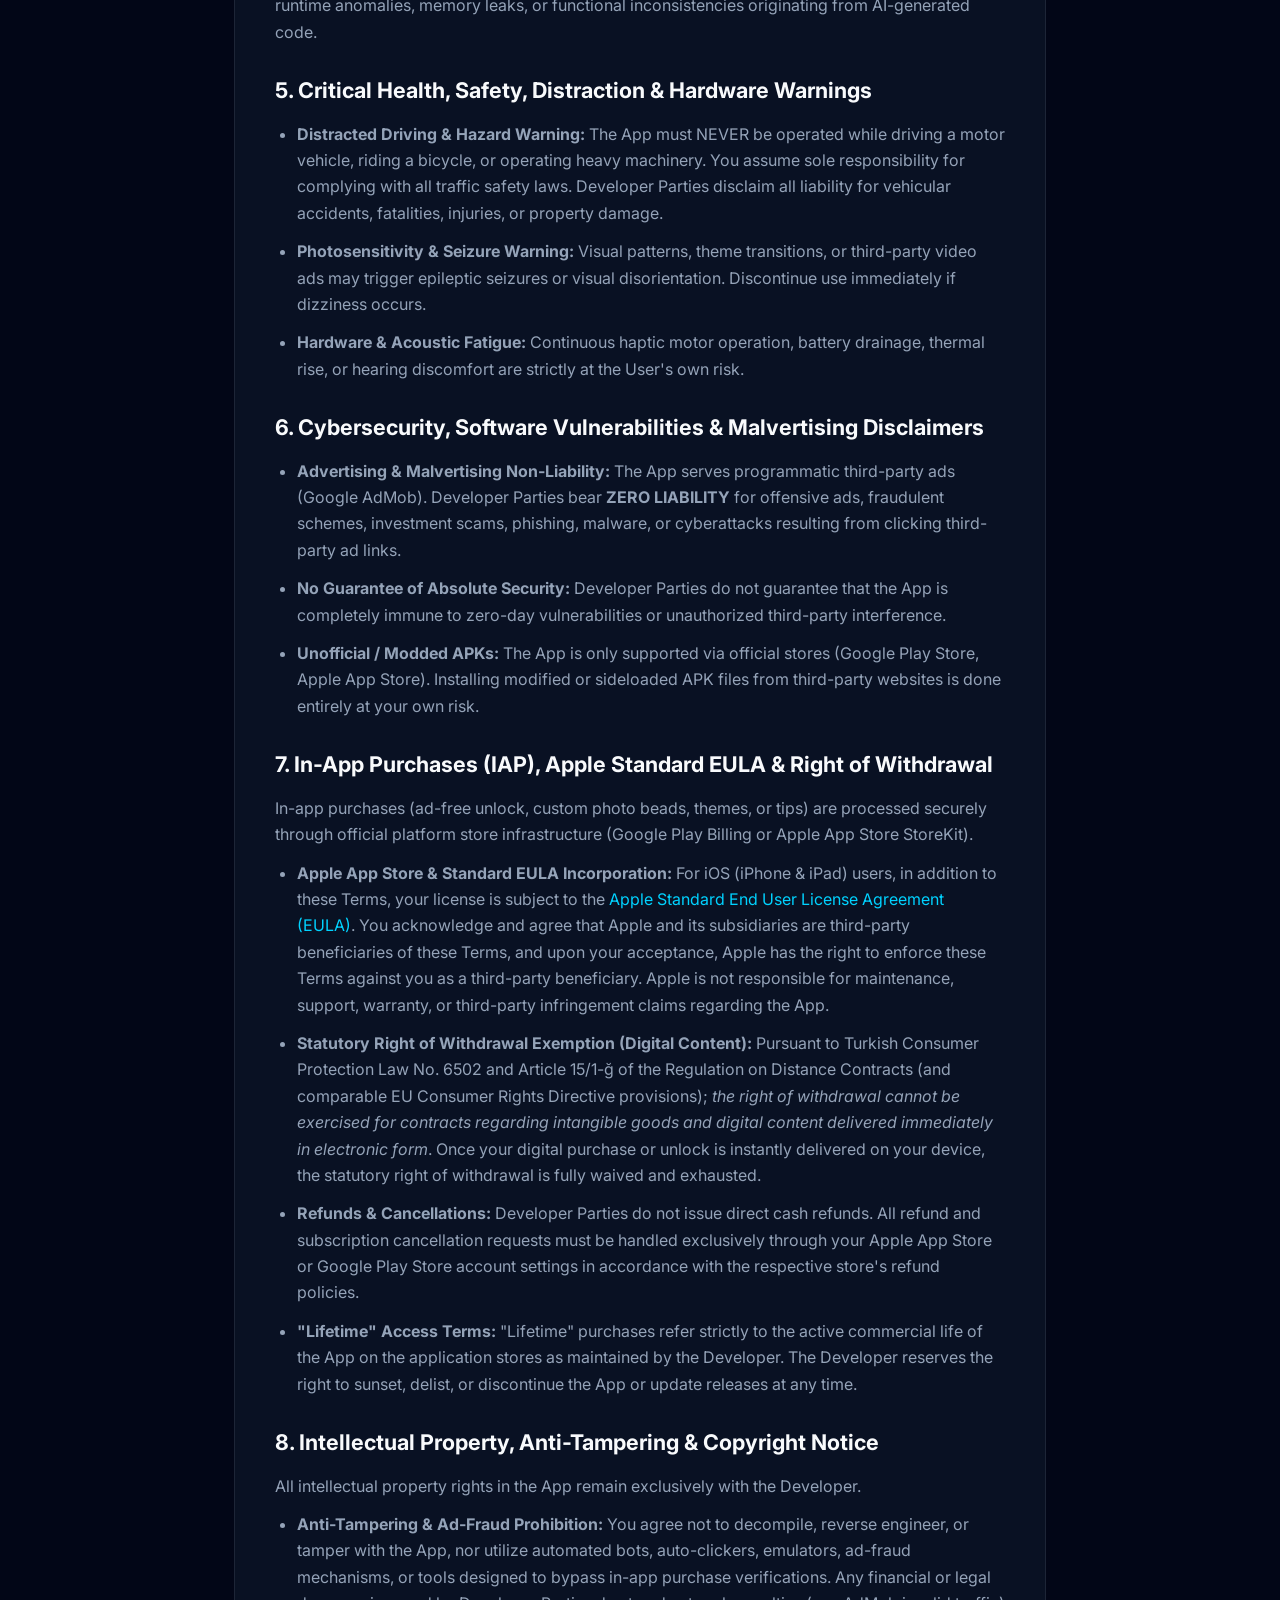
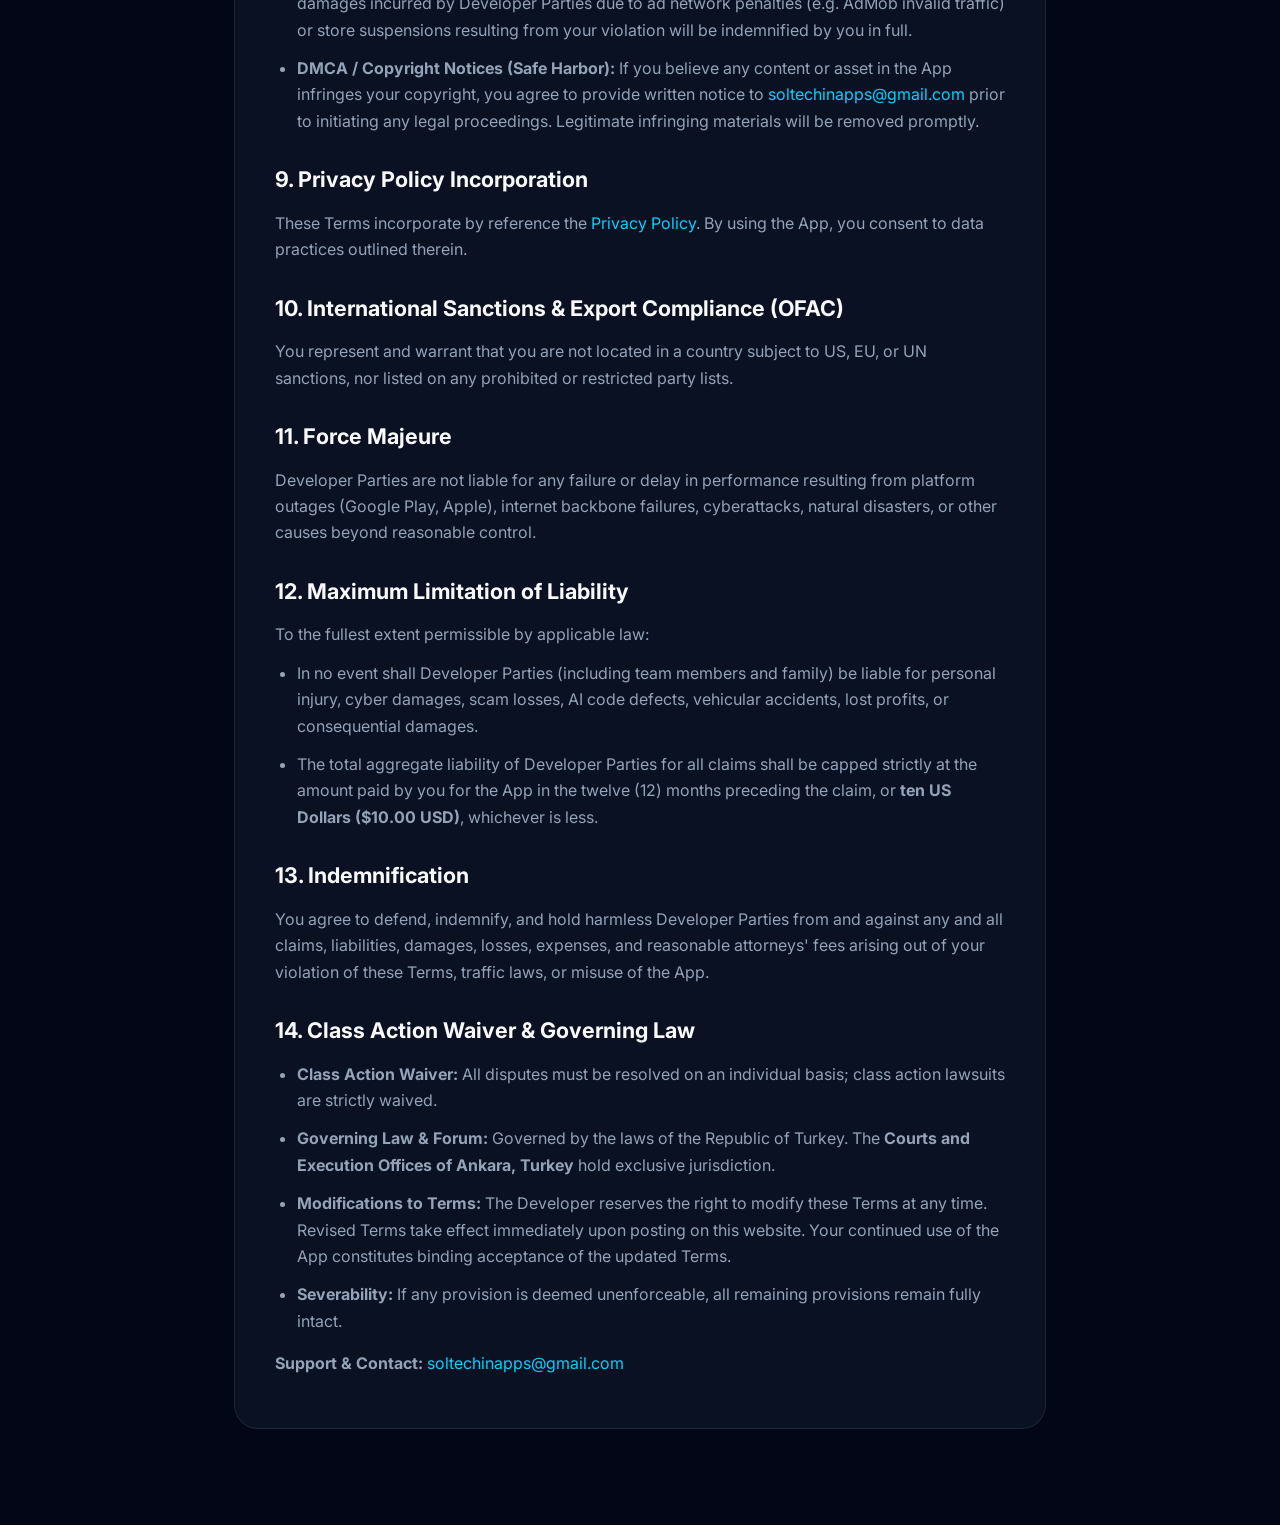
<file: terms/tespih-tasbih/index.html>
<!DOCTYPE html>
<html lang="tr" data-theme="dark">
<head>
  <!-- Google Consent Mode v2 + Google Tag Manager -->
  <script>
    window.dataLayer = window.dataLayer || [];
    function gtag(){dataLayer.push(arguments);}
    (function() {
      var analyticsGranted = false;
      try {
        analyticsGranted = localStorage.getItem('soltechin_cookie_consent') === 'all';
      } catch (e) {}
      gtag('consent', 'default', {
        'ad_storage': 'denied',
        'ad_user_data': 'denied',
        'ad_personalization': 'denied',
        'analytics_storage': analyticsGranted ? 'granted' : 'denied',
        'wait_for_update': 500
      });
    })();
    gtag('js', new Date());
  </script>
  <script async src="https://www.googletagmanager.com/gtm.js?id=GTM-N96SBWG2"></script>
  <meta charset="UTF-8" />
  <meta name="viewport" content="width=device-width, initial-scale=1.0" />
  <title>Tespih &amp; Tasbih: Zikir &amp; Dhikr — Hizmet Şartları | soltechin</title>
  <link rel="icon" type="image/png" href="../../assets/img/favicon.png" />
  <link href="https://fonts.googleapis.com/css2?family=Inter:wght@400;500;600;700;800&display=swap" rel="stylesheet" />
  <link rel="stylesheet" href="../../assets/css/style.css?v=11" />
</head>
<body>
  <div class="ambient-glow"></div>

  <header class="navbar">
    <div class="container navbar-inner">
      <a href="../../index.html" class="brand-logo">
        <img src="../../assets/img/logo-icon.png" alt="soltechin Logo" />
        <div class="brand-wordmark">
          <div class="brand-name"><span class="brand-sol">sol</span><span class="brand-tech">tech</span><span class="brand-in">in</span></div>
          <div class="brand-tagline">MOBILE APPS &amp; GAMES</div>
        </div>
      </a>
      <div class="nav-actions">
        <a href="../../apps/tespih-tasbih/index.html" class="control-btn">← Tespih &amp; Tasbih</a>
        <div class="lang-select-wrapper">
          <select id="langSelect" class="lang-select" aria-label="Dil / Language">
            <option value="tr">🇹🇷 TR</option>
            <option value="en">🇬🇧 EN</option>
          </select>
          <span class="lang-select-arrow" aria-hidden="true">▾</span>
        </div>
        <button class="control-btn" id="themeToggle" aria-label="Açık Temaya Geç" title="Açık Tema">☀️ Açık</button>
      </div>
    </div>
  </header>

  <div class="subpage-hero">
    <div class="container">
      <div class="breadcrumb">
        <a href="../../index.html">soltechin</a> <span>/</span>
        <a href="../../apps/tespih-tasbih/index.html">Tespih &amp; Tasbih</a> <span>/</span>
        <strong>Terms of Service</strong>
      </div>
      <div class="section-badge" style="margin-bottom: 10px;">
        <span class="dot"></span>
        <span data-lang-block="tr">HİZMET ŞARTLARI BİLDİRİMİ</span>
        <span data-lang-block="en" style="display: none;">TERMS OF SERVICE NOTICE</span>
      </div>
      <h1 class="section-title" style="margin-bottom: 6px;">
        <span data-lang-block="tr">Tespih &amp; Tasbih: Zikir &amp; Dhikr — Hizmet Şartları</span>
        <span data-lang-block="en" style="display: none;">Tespih &amp; Tasbih: Zikir &amp; Dhikr — Terms of Service</span>
      </h1>
      <p style="color: var(--text-secondary);">
        <span data-lang-block="tr">Son Güncelleme: 12 Kasım 2026</span>
        <span data-lang-block="en" style="display: none;">Last Updated: November 12, 2026</span>
      </p>
    </div>
  </div>

  <div class="legal-container">
    <div class="legal-card">

      <!-- ================= TÜRKÇE BÖLÜM ================= -->
      <div data-lang-block="tr" id="tr" class="legal-section">
        <p>Lütfen <strong>Tespih &amp; Tasbih: Zikir &amp; Dhikr</strong> ("Uygulama") mobil uygulamasını kullanmadan önce bu Hizmet Şartları'nı ("Şartlar") dikkatlice okuyunuz. Uygulamayı indirerek, yükleyerek veya kullanarak bu Şartlar ile bağlı olmayı peşinen kabul etmiş sayılırsınız.</p>

        <h2>1. Taraflar, Kapsam ve Şahsi Mal Varlığı Koruması (Non-Recourse)</h2>
        <ul>
          <li>İşbu Şartlar, kullanıcı ("Kullanıcı" veya "Siz") ile Uygulama'nın bağımsız geliştiricisi ("Geliştirici", "soltechin", "Biz") arasında akdedilmiştir.</li>
          <li><strong>Geliştirici Taraf Tanımı:</strong> Geliştirici'yi, şahsını, proje ortaklarını, geliştirme ekibini, katkıda bulunanları, lisans verenlerini, kanuni temsilcilerini, mirasçılarını ve <strong>aile fertlerini</strong> kapsar.</li>
          <li><strong>Şahsi ve Ailevi Mal Varlığı Koruması:</strong> Kullanıcı; doğabilecek hiçbir iddia, talep veya uyuşmazlıkta Geliştirici Taraf'ın, ekip üyelerinin veya aile bireylerinin şahsi mal varlığına, evine, gayrimenkullerine veya şahsi banka hesaplarına rücu edemez.</li>
        </ul>

        <h2>2. Asgari Yaş Sınırı ve Ebeveyn Onayı (COPPA ve GDPR Uyumu)</h2>
        <p>Uygulama, en az 13 yaşındaki (veya Kullanıcı'nın ikamet ettiği ülkenin mevzuatında bağlayıcı sözleşme akdetmek için aranan asgari yaşta) bireylerin kullanımına yöneliktir. Reşit olmayan kullanıcılar, Uygulama'yı ancak veli veya yasal vasilerinin açık izni ve gözetimi altında kullanabilir ve Uygulama İçi Satın Alma (IAP) gerçekleştirebilir. Veli/vasi, küçüğün tüm eylemlerinden ve harcamalarından tek başına sorumludur.</p>

        <h2>3. Hizmetin Niteliği ve "Olduğu Gibi" (AS-IS) Esası</h2>
        <ul>
          <li>Uygulama; zikir sayma, kayıt tutma, ses ve titreşim geribildirimi sağlama amaçlı bir kişisel takip ve yardımcı yaşam tarzı aracıdır.</li>
          <li>Uygulama, yürürlükteki kanunların izin verdiği azami ölçüde <strong>"OLDUĞU GİBİ" (AS IS)</strong> ve <strong>"MEVCUT OLDUĞU ŞEKLİYLE" (AS AVAILABLE)</strong>, herhangi bir açık veya zımni garanti (ticari elverişlilik, belirli bir amaca uygunluk, kesintisizlik veya hatasızlık dahil) verilmeksizin sunulmaktadır.</li>
          <li>Geliştirici Taraf; sayaç verilerinin doğruluğu, veri kayıpları, bildirim gecikmeleri, manevi tatmin, teolojik yorumlar ve ibadet sayımlarının kesinliği hususunda hiçbir hukuki, manevi veya maddi taahhütte bulunmaz.</li>
          <li><strong>İşletim Sistemi ve Cihaz Uyumluluğu:</strong> Geliştirici Taraf, uygulamanın gelecekte yayımlanacak yeni işletim sistemi sürümleriyle (yeni Android veya iOS güncellemeleri) veya piyasadaki tüm cihaz marka/modelleriyle kesintisiz uyumlu çalışacağını taahhüt etmez. Sürekli uyumluluk güncellemesi sağlama yükümlülüğü yoktur.</li>
          <li><strong>Cihaz Üreticisi ve Pil Kısıtlamaları (OEM):</strong> Cihaz üreticilerinin (Xiaomi, Samsung, Huawei vb.) agresif pil tasarruf mekanizmaları, arka plan kısıtlamaları veya özel arayüz politikalarından kaynaklanan bildirim gecikmeleri, ses/titreşim aksaklıkları veya arka planda uygulamanın kapatılmasından Geliştirici Taraf sorumlu tutulamaz.</li>
        </ul>

        <h2>4. Yapay Zekâ (AI) Destekli Geliştirme ve Algoritmik Sorumluluk Reddi</h2>
        <p><strong>Yapay Zekâ Kullanımı Beyanı:</strong> Uygulama'nın kaynak kodları, mimarisi, mantıksal algoritmaları ve bileşenleri, geliştirme sürecinde üçüncü taraf üretken Yapay Zekâ (AI / LLM) araçları ve makine öğrenimi asistanları kullanılarak kısmen veya tamamen oluşturulmuş ve optimize edilmiş olabilir.</p>
        <p><strong>AI Kaynaklı Hataların Reddi:</strong> Yapay zekâ teknolojilerinin olasılıksal ve deneysel doğası gereği; AI tarafından üretilen kodlarda ortaya çıkabilecek mantık hataları, beklenmeyen çalışma davranışları, sıfır-gün açıkları, hesaplama anomalileri veya güvenlik zafiyetlerinden ötürü Geliştirici Taraf hiçbir hukuki, cezai veya mali sorumluluk kabul etmez.</p>

        <h2>5. Kritik Sağlık, Güvenlik, Trafik ve Donanım Uyarıları</h2>
        <ul>
          <li><strong>Araç Kullanımı ve Dikkat Dağınıklığı:</strong> Uygulama; motorlu araç kullanımı (araba, motosiklet vb.), bisiklet sürüşü veya dikkat gerektiren ağır iş makinesi operasyonları esnasında KESİNLİKLE KULLANILMAMALIDIR. Kullanıcı, uygulamanın dikkat dağıtıcı kullanımından doğabilecek her türlü trafik kazası, can kaybı, bedensel yaralanma veya maddi hasardan tek başına sorumludur.</li>
          <li><strong>Işığa Duyarlılık ve Epilepsi Uyarısı:</strong> Ekranda beliren desenler, flaş efektleri veya üçüncü taraf video reklamları ışığa duyarlı epilepsi nöbetlerini tetikleyebilir. Baş dönmesi veya kas seğirmesi yaşarsanız kullanımı derhal durdurunuz. Geliştirici Taraf sağlık sorunlarından ötürü hiçbir sorumluluk kabul etmez.</li>
          <li><strong>Cihaz Donanımı, Isınma ve Titreşim:</strong> Sürekli zikir sayımı kaynaklı titreşim motoru yıpranması, aşırı batarya tüketimi, ısınma veya kulaklıkla yüksek seste kullanım kaynaklı işitme rahatsızlıkları Kullanıcı'nın kendi kontrolü ve sorumluluğundadır.</li>
        </ul>

        <h2>6. Siber Güvenlik, Yazılım Açıkları ve Üçüncü Taraf Reklam Tehlikeleri</h2>
        <ul>
          <li><strong>Reklam İçeriği, Dolandırıcılık ve Malvertising Muafiyeti:</strong> Uygulama içinde Google AdMob ve onaylı reklam ağları aracılığıyla gösterilen üçüncü taraf reklamlar otomatik ve programatik olarak sunulur. Geliştirici Taraf; çıkan reklamların içeriğinden, ahlaki/dini uygunluğundan, yönlendirdiği harici bağlantılardan, reklamlardaki finansal vaatlerden, olası dolandırıcılık veya kimlik avı (phishing) girişimlerinden veya reklam linklerinden cihaza bulaşabilecek kötü amaçlı yazılımlardan (malware/virüs) <strong>HİÇBİR ŞEKİLDE SORUMLU TUTULAMAZ</strong>.</li>
          <li><strong>Kusursuz Güvenlik Garantisi Yoktur:</strong> Geliştirici Taraf, uygulamanın siber saldırılara, sıfır-gün açıklarına veya üçüncü taraf korsan müdahalelerine karşı %100 delinmez olduğunu garanti etmez.</li>
          <li><strong>Resmi Olmayan Dağıtımlar ve Modlu APK'lar:</strong> Uygulama yalnızca resmi Google Play Store ve Apple App Store mağazalarından indirilmelidir. Korsan veya değiştirilmiş (modded) APK dosyalarından kaynaklanan virüs, veri hırsızlığı veya siber zararlardan Geliştirici Taraf sorumlu değildir.</li>
        </ul>

        <h2>7. Uygulama İçi Satın Almalar (IAP), Apple Standart Lisansı ve Cayma Hakkı</h2>
        <p>Uygulama içi satın alımlar (reklamsız sürüm, özel boncuk paketleri, temalar veya destek bağışları) ilgili platformun resmi mağaza altyapısı (Google Play Billing veya Apple App Store StoreKit) üzerinden güvenli bir biçimde işlenir.</p>
        <ul>
          <li><strong>Apple App Store &amp; Standart EULA Atfı:</strong> iOS (iPhone &amp; iPad) kullanıcıları için; işbu Şartlar ile çelişmeyen ölçüde Apple'ın Standart Son Kullanıcı Lisans Sözleşmesi hükümleri (<a href="https://www.apple.com/legal/internet-services/itunes/dev/stdeula/" target="_blank" rel="noopener noreferrer" style="color: var(--brand-cyan);">Apple Standard EULA</a>) geçerlidir. Kullanıcı, Apple ve Apple iştiraklerinin işbu Şartlar'ın üçüncü taraf lehtarı (third-party beneficiary) olduğunu ve Apple'ın bu şartları kullanıcıya karşı doğrudan icra etme hakkına sahip olduğunu kabul eder. Apple, Uygulama ile ilgili herhangi bir bakım, destek, garanti veya üçüncü taraf fikri mülkiyet iddialarından sorumlu değildir.</li>
          <li><strong>6502 Sayılı Kanun Uyarınca Cayma Hakkı İstisnası:</strong> 6502 sayılı Tüketicinin Korunması Hakkında Kanun ve Mesafeli Sözleşmeler Yönetmeliği m. 15/1-ğ bendi uyarınca; <em>"Elektronik ortamda anında ifa edilen hizmetler veya tüketiciye anında teslim edilen gayrimaddi mallara ilişkin sözleşmelerde cayma hakkı kullanılamaz."</em> Uygulama içi satın alma tamamlanıp dijital özellik veya boncuk anında cihazınıza teslim edildiğinde, yasal cayma hakkı peşinen kullanılmış ve sona ermiş sayılır.</li>
          <li><strong>İade ve İptal Prosedürleri:</strong> Geliştirici doğrudan nakit iadesi yapmaz. Tüm iade ve abonelik iptal talepleri, kullanıcının cihazındaki Google Play Store veya Apple App Store hesap ayarları üzerinden ilgili mağazanın resmi iade politikalarına göre yürütülür.</li>
          <li><strong>"Ömür Boyu" (Lifetime) Satın Almalar:</strong> Ömür boyu erişim ifadeleri, uygulamanın Geliştirici tarafından mağazalarda aktif olarak desteklendiği ve yayınlandığı süreyle sınırlıdır. Geliştirici, dilediği zaman uygulamayı yayından kaldırma veya güncellemeyi durdurma hakkını saklı tutar.</li>
        </ul>

        <h2>8. Fikri Mülkiyet, Tersine Mühendislik ve Hile Yasağı</h2>
        <p>Uygulama'nın kaynak kodları, grafikleri, ses efektleri, logoları ve telif hakları münhasıran Geliştirici'ye aittir.</p>
        <ul>
          <li><strong>Hile, Bot ve Tersine Mühendislik Yasağı:</strong> Kullanıcı; uygulama üzerinde tersine mühendislik yapmayacağını, kaynak kodu ayrıştırmayacağını, otomatik botlar, oto-tıklayıcılar, emülatörler veya reklam sistemlerini manipüle eden sahte trafik araçları kullanmayacağını, IAP ve lisans denetimlerini atlatmaya yönelik araçlar çalıştırmayacağını kabul eder. Bu kuralın ihlali nedeniyle Geliştirici Taraf'ın reklam ağları (AdMob) veya mağazalar nezdinde uğrayacağı tüm cezai ve maddi zararlar münhasıran kullanıcıya rücu edilir.</li>
          <li><strong>Telif Hakkı Şikayetleri (DMCA / Safe Harbor):</strong> Uygulama içindeki herhangi bir içeriğin telif hakkınızı ihlal ettiğini düşünüyorsanız, doğrudan yasal yollara başvurmadan önce derhal <a href="mailto:soltechinapps@gmail.com" style="color: var(--brand-cyan);">soltechinapps@gmail.com</a> adresine yazılı bildirimde bulunmanız gerekir. Bildirim incelenerek haklı bulunması halinde ilgili içerik makul sürede kaldırılacaktır.</li>
        </ul>

        <h2>9. Gizlilik Politikası Entegrasyonu</h2>
        <p>İşbu Şartlar, <a href="https://soltechin.github.io/privacy-policies/" target="_blank" rel="noopener noreferrer" style="color: var(--brand-cyan);">Gizlilik Politikası</a> ile ayrılmaz bir bütündür. Uygulamayı kullanarak kişisel verilerinizin Gizlilik Politikası uyarınca işlenmesini kabul etmiş sayılırsınız.</p>

        <h2>10. Uluslararası Yaptırımlar ve İhracat Uyumluluğu (OFAC)</h2>
        <p>Kullanıcı; ABD, AB veya Türkiye Cumhuriyeti'nin ambargo uyguladığı bir ülkede bulunmadığını ve herhangi bir yaptırım veya terör izleme listesinde yer almadığını beyan ve taahhüt eder.</p>

        <h2>11. Mücbir Sebepler (Force Majeure)</h2>
        <p>Geliştirici Taraf; Google Play, Apple App Store, telekomünikasyon operatörleri veya internet omurgalarındaki arızalar, siber altyapı kesintileri, doğal afetler, savaş, yasal kısıtlamalar veya geliştiricinin kontrolü dışındaki mücbir sebeplerden kaynaklanan hizmet kesintilerinden ötürü sorumlu tutulamaz.</p>

        <h2>12. Azami Sorumluluk Sınırlaması (Limitation of Liability)</h2>
        <p>Yürürlükteki hukukun izin verdiği azami ölçüde:</p>
        <ul>
          <li>Geliştirici Taraf (ve aile fertleri, ekibi); ölüm, bedensel yaralanma (kasıt hali hariç), dolandırıcılık mağduriyeti, siber saldırı zararları, AI kod kusurları, cihaz hasarı, veri kaybı veya dolaylı, cezai hiçbir zarardan ötürü <strong>HİÇBİR HUKUKİ TEORİ ALTINDA SORUMLU TUTULAMAZ</strong>.</li>
          <li>Geliştirici Taraf'ın toplam kümülatif sorumluluğu, Kullanıcı'nın son on iki (12) ay içinde bu Uygulama için fiilen ödediği toplam tutar (varsa) veya azami <strong>10 Amerikan Doları (10 USD)</strong> ile sınırlıdır.</li>
        </ul>

        <h2>13. Kullanıcının Tazminat Sorumluluğu (Indemnification)</h2>
        <p>Kullanıcı; Uygulama'yı hukuka, güvenlik kurallarına veya bu Şartlar'a aykırı kullanmasından kaynaklanan her türlü iddia, dava, talep, zarar, avukatlık ücreti ve masraftan Geliştirici Taraf'ı (ekibini ve aile fertlerini) ari tutacağını, savunacağını ve tazmin edeceğini kabul eder.</p>

        <h2>14. Toplu Dava Feragati, Uygulanacak Hukuk ve Yetkili Mahkeme</h2>
        <ul>
          <li><strong>Toplu Dava Feragati (Class Action Waiver):</strong> Kullanıcı, Geliştirici Taraf'a karşı yalnızca bireysel olarak talepte bulunabilir; herhangi bir toplu davanın (class action) davacısı veya üyesi olamaz.</li>
          <li><strong>Uygulanacak Hukuk ve Yetkili Yargı:</strong> İşbu Şartlar Türkiye Cumhuriyeti kanunlarına tabidir. Doğabilecek tüm ihtilaflarda <strong>Ankara Mahkemeleri ve İcra Daireleri</strong> münhasıran yetkilidir.</li>
          <li><strong>Şartların Değiştirilmesi ve Yürürlük Usulü:</strong> Geliştirici, işbu Şartları dilediği zaman güncelleme hakkını saklı tutar. Güncel metin web sitesinde yayımlandığı anda derhal yürürlüğe girer; uygulamanın kullanılmaya devam edilmesi yeni şartların kabulü sayılır.</li>
          <li><strong>Bölünebilirlik (Severability):</strong> Herhangi bir maddenin geçersiz sayılması, kalan maddelerin geçerliliğini etkilemez.</li>
        </ul>
        <p><strong>Destek ve İletişim:</strong> <a href="mailto:soltechinapps@gmail.com" style="color: var(--brand-cyan);">soltechinapps@gmail.com</a></p>
      </div>

      <hr class="legal-divider" />

      <!-- ================= ENGLISH SECTION ================= -->
      <div data-lang-block="en" id="en" class="legal-section">
        <p>Please read these Terms of Service ("Terms") carefully before using the <strong>Tespih &amp; Tasbih: Zikir &amp; Dhikr</strong> mobile application ("App"). By downloading, installing, or using the App, you agree to be bound by these Terms.</p>

        <h2>1. Parties, Scope &amp; Non-Recourse Personal Asset Protection</h2>
        <ul>
          <li>Entered into by and between you ("User" or "You") and the independent developer of the App ("Developer", "soltechin", "We", "Us").</li>
          <li><strong>Developer Parties Defined:</strong> Includes the Developer, associates, development team, contributors, licensors, legal successors, and <strong>family members</strong>.</li>
          <li><strong>Personal Asset Protection (Non-Recourse):</strong> Under no circumstances shall recourse be had against personal assets, real estate, bank accounts, or family members of Developer Parties for any claims arising out of the App.</li>
        </ul>

        <h2>2. Minimum Age &amp; Minor Usage (COPPA &amp; GDPR Compliance)</h2>
        <p>The App is intended for individuals who are at least 13 years of age (or the minimum legal age to form a binding contract in your jurisdiction). Minors may only use the App or execute In-App Purchases under the active supervision and prior consent of a parent or legal guardian, who assumes full legal and financial responsibility.</p>

        <h2>3. Nature of Service &amp; "AS-IS" Warranty Disclaimer</h2>
        <ul>
          <li>The App is a lifestyle and personal tracking tool intended for digital dhikr counting, personal record-keeping, and audio/haptic feedback.</li>
          <li>To the maximum extent permitted by applicable law, the App is provided on an <strong>"AS IS"</strong> and <strong>"AS AVAILABLE"</strong> basis without warranties of any kind, express or implied.</li>
          <li>Developer Parties make no representations or warranties regarding counter accuracy, data retention, notification delivery, religious efficacy, or theological interpretations.</li>
          <li><strong>Operating System &amp; Hardware Compatibility:</strong> Developer Parties do not warrant that the App will remain compatible with future operating system versions (future Android or iOS updates) or all device hardware models. There is no obligation to provide perpetual compatibility updates.</li>
          <li><strong>OEM Battery Optimizations:</strong> Developer Parties shall not be held liable for delayed notifications, missed alerts, or background app terminations caused by device manufacturers' proprietary battery saver mechanisms, custom OS skins (e.g. Xiaomi, Samsung, Huawei), or OEM background process restrictions.</li>
        </ul>

        <h2>4. AI-Assisted Development &amp; Algorithmic Disclaimer</h2>
        <p><strong>AI Tooling Disclosure:</strong> The App's source code, architecture, algorithms, and functional components may have been conceived, developed, or optimized using third-party Generative Artificial Intelligence (AI) models and automated programming assistants.</p>
        <p><strong>No Liability for AI-Generated Flaws:</strong> Given the non-deterministic nature of AI, Developer Parties explicitly disclaim any liability for unforeseen algorithmic logic flaws, zero-day vulnerabilities, runtime anomalies, memory leaks, or functional inconsistencies originating from AI-generated code.</p>

        <h2>5. Critical Health, Safety, Distraction &amp; Hardware Warnings</h2>
        <ul>
          <li><strong>Distracted Driving &amp; Hazard Warning:</strong> The App must NEVER be operated while driving a motor vehicle, riding a bicycle, or operating heavy machinery. You assume sole responsibility for complying with all traffic safety laws. Developer Parties disclaim all liability for vehicular accidents, fatalities, injuries, or property damage.</li>
          <li><strong>Photosensitivity &amp; Seizure Warning:</strong> Visual patterns, theme transitions, or third-party video ads may trigger epileptic seizures or visual disorientation. Discontinue use immediately if dizziness occurs.</li>
          <li><strong>Hardware &amp; Acoustic Fatigue:</strong> Continuous haptic motor operation, battery drainage, thermal rise, or hearing discomfort are strictly at the User's own risk.</li>
        </ul>

        <h2>6. Cybersecurity, Software Vulnerabilities &amp; Malvertising Disclaimers</h2>
        <ul>
          <li><strong>Advertising &amp; Malvertising Non-Liability:</strong> The App serves programmatic third-party ads (Google AdMob). Developer Parties bear <strong>ZERO LIABILITY</strong> for offensive ads, fraudulent schemes, investment scams, phishing, malware, or cyberattacks resulting from clicking third-party ad links.</li>
          <li><strong>No Guarantee of Absolute Security:</strong> Developer Parties do not guarantee that the App is completely immune to zero-day vulnerabilities or unauthorized third-party interference.</li>
          <li><strong>Unofficial / Modded APKs:</strong> The App is only supported via official stores (Google Play Store, Apple App Store). Installing modified or sideloaded APK files from third-party websites is done entirely at your own risk.</li>
        </ul>

        <h2>7. In-App Purchases (IAP), Apple Standard EULA &amp; Right of Withdrawal</h2>
        <p>In-app purchases (ad-free unlock, custom photo beads, themes, or tips) are processed securely through official platform store infrastructure (Google Play Billing or Apple App Store StoreKit).</p>
        <ul>
          <li><strong>Apple App Store &amp; Standard EULA Incorporation:</strong> For iOS (iPhone &amp; iPad) users, in addition to these Terms, your license is subject to the <a href="https://www.apple.com/legal/internet-services/itunes/dev/stdeula/" target="_blank" rel="noopener noreferrer" style="color: var(--brand-cyan);">Apple Standard End User License Agreement (EULA)</a>. You acknowledge and agree that Apple and its subsidiaries are third-party beneficiaries of these Terms, and upon your acceptance, Apple has the right to enforce these Terms against you as a third-party beneficiary. Apple is not responsible for maintenance, support, warranty, or third-party infringement claims regarding the App.</li>
          <li><strong>Statutory Right of Withdrawal Exemption (Digital Content):</strong> Pursuant to Turkish Consumer Protection Law No. 6502 and Article 15/1-ğ of the Regulation on Distance Contracts (and comparable EU Consumer Rights Directive provisions); <em>the right of withdrawal cannot be exercised for contracts regarding intangible goods and digital content delivered immediately in electronic form</em>. Once your digital purchase or unlock is instantly delivered on your device, the statutory right of withdrawal is fully waived and exhausted.</li>
          <li><strong>Refunds &amp; Cancellations:</strong> Developer Parties do not issue direct cash refunds. All refund and subscription cancellation requests must be handled exclusively through your Apple App Store or Google Play Store account settings in accordance with the respective store's refund policies.</li>
          <li><strong>"Lifetime" Access Terms:</strong> "Lifetime" purchases refer strictly to the active commercial life of the App on the application stores as maintained by the Developer. The Developer reserves the right to sunset, delist, or discontinue the App or update releases at any time.</li>
        </ul>

        <h2>8. Intellectual Property, Anti-Tampering &amp; Copyright Notice</h2>
        <p>All intellectual property rights in the App remain exclusively with the Developer.</p>
        <ul>
          <li><strong>Anti-Tampering &amp; Ad-Fraud Prohibition:</strong> You agree not to decompile, reverse engineer, or tamper with the App, nor utilize automated bots, auto-clickers, emulators, ad-fraud mechanisms, or tools designed to bypass in-app purchase verifications. Any financial or legal damages incurred by Developer Parties due to ad network penalties (e.g. AdMob invalid traffic) or store suspensions resulting from your violation will be indemnified by you in full.</li>
          <li><strong>DMCA / Copyright Notices (Safe Harbor):</strong> If you believe any content or asset in the App infringes your copyright, you agree to provide written notice to <a href="mailto:soltechinapps@gmail.com" style="color: var(--brand-cyan);">soltechinapps@gmail.com</a> prior to initiating any legal proceedings. Legitimate infringing materials will be removed promptly.</li>
        </ul>

        <h2>9. Privacy Policy Incorporation</h2>
        <p>These Terms incorporate by reference the <a href="https://soltechin.github.io/privacy-policies/" target="_blank" rel="noopener noreferrer" style="color: var(--brand-cyan);">Privacy Policy</a>. By using the App, you consent to data practices outlined therein.</p>

        <h2>10. International Sanctions &amp; Export Compliance (OFAC)</h2>
        <p>You represent and warrant that you are not located in a country subject to US, EU, or UN sanctions, nor listed on any prohibited or restricted party lists.</p>

        <h2>11. Force Majeure</h2>
        <p>Developer Parties are not liable for any failure or delay in performance resulting from platform outages (Google Play, Apple), internet backbone failures, cyberattacks, natural disasters, or other causes beyond reasonable control.</p>

        <h2>12. Maximum Limitation of Liability</h2>
        <p>To the fullest extent permissible by applicable law:</p>
        <ul>
          <li>In no event shall Developer Parties (including team members and family) be liable for personal injury, cyber damages, scam losses, AI code defects, vehicular accidents, lost profits, or consequential damages.</li>
          <li>The total aggregate liability of Developer Parties for all claims shall be capped strictly at the amount paid by you for the App in the twelve (12) months preceding the claim, or <strong>ten US Dollars ($10.00 USD)</strong>, whichever is less.</li>
        </ul>

        <h2>13. Indemnification</h2>
        <p>You agree to defend, indemnify, and hold harmless Developer Parties from and against any and all claims, liabilities, damages, losses, expenses, and reasonable attorneys' fees arising out of your violation of these Terms, traffic laws, or misuse of the App.</p>

        <h2>14. Class Action Waiver &amp; Governing Law</h2>
        <ul>
          <li><strong>Class Action Waiver:</strong> All disputes must be resolved on an individual basis; class action lawsuits are strictly waived.</li>
          <li><strong>Governing Law &amp; Forum:</strong> Governed by the laws of the Republic of Turkey. The <strong>Courts and Execution Offices of Ankara, Turkey</strong> hold exclusive jurisdiction.</li>
          <li><strong>Modifications to Terms:</strong> The Developer reserves the right to modify these Terms at any time. Revised Terms take effect immediately upon posting on this website. Your continued use of the App constitutes binding acceptance of the updated Terms.</li>
          <li><strong>Severability:</strong> If any provision is deemed unenforceable, all remaining provisions remain fully intact.</li>
        </ul>
        <p><strong>Support &amp; Contact:</strong> <a href="mailto:soltechinapps@gmail.com" style="color: var(--brand-cyan);">soltechinapps@gmail.com</a></p>
      </div>

    </div>
  </div>

  <script src="../../assets/js/main.js?v=11"></script>
</body>
</html>
</file>
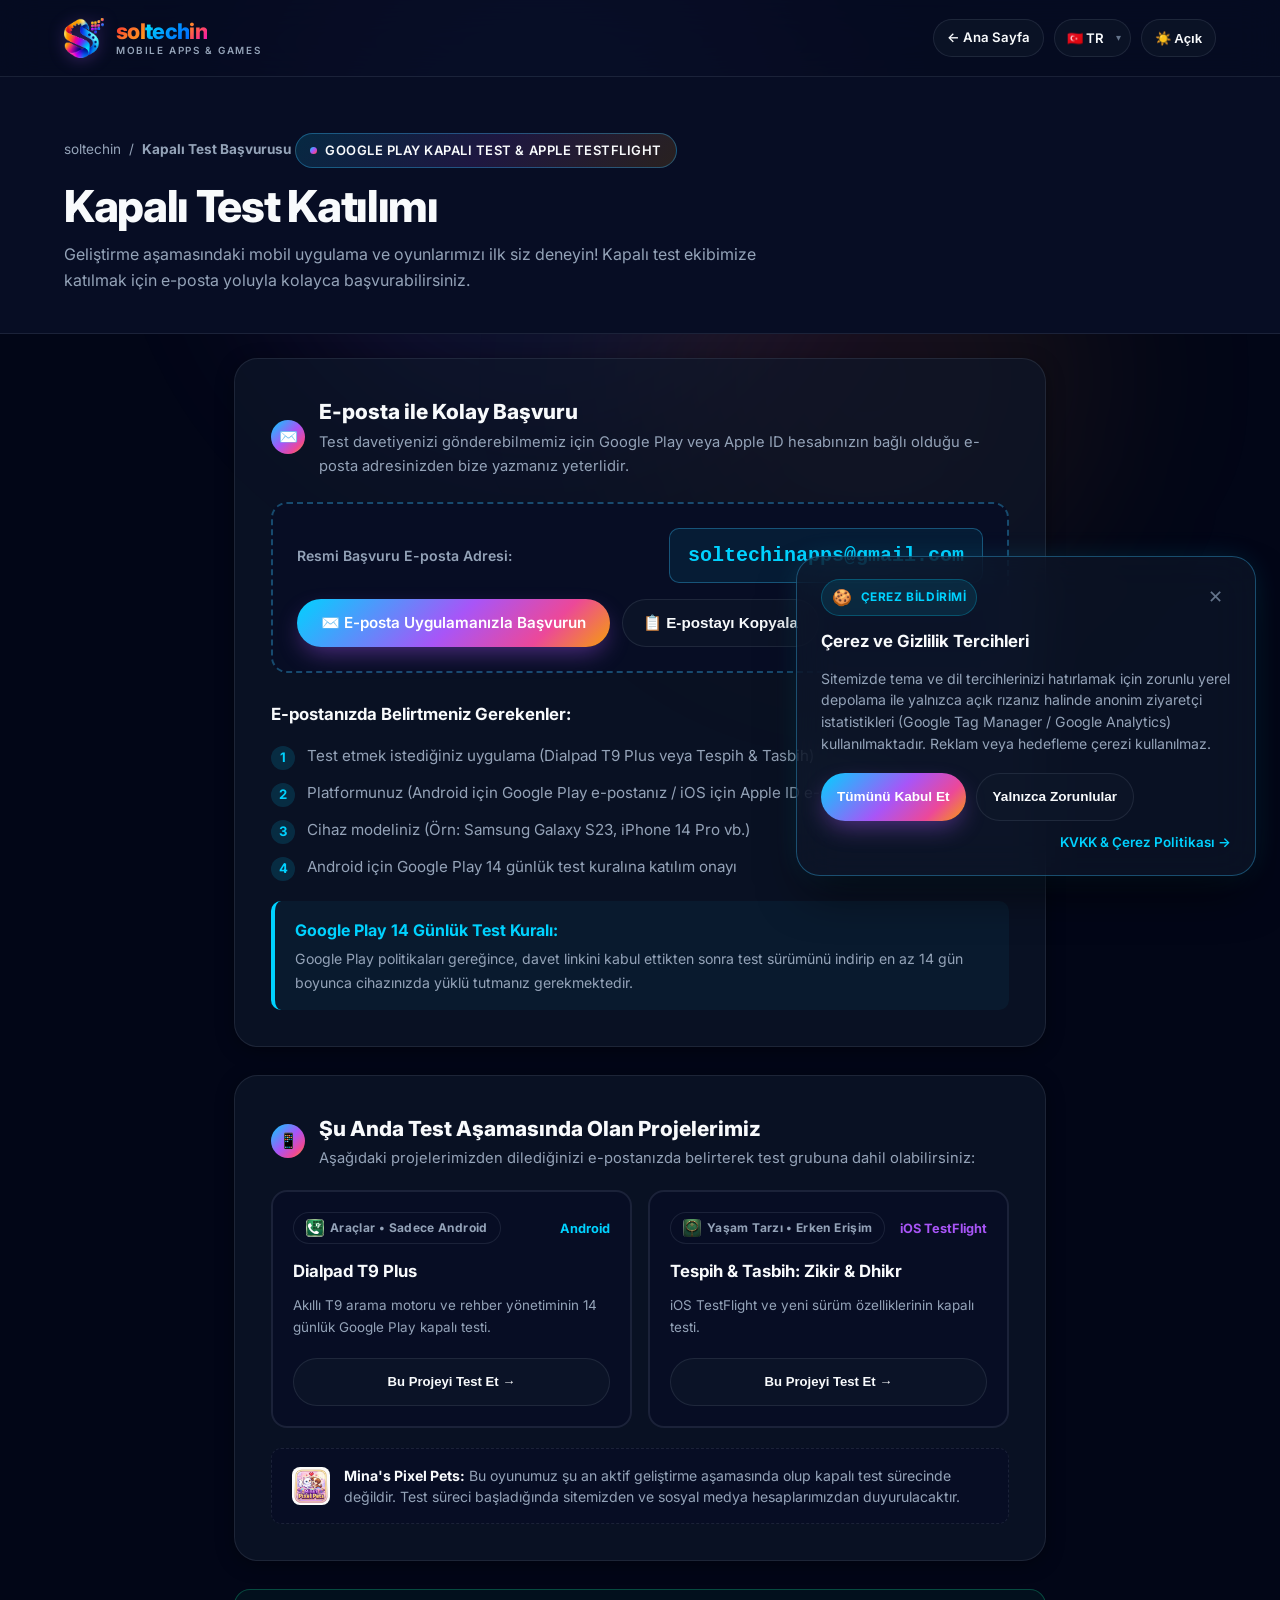
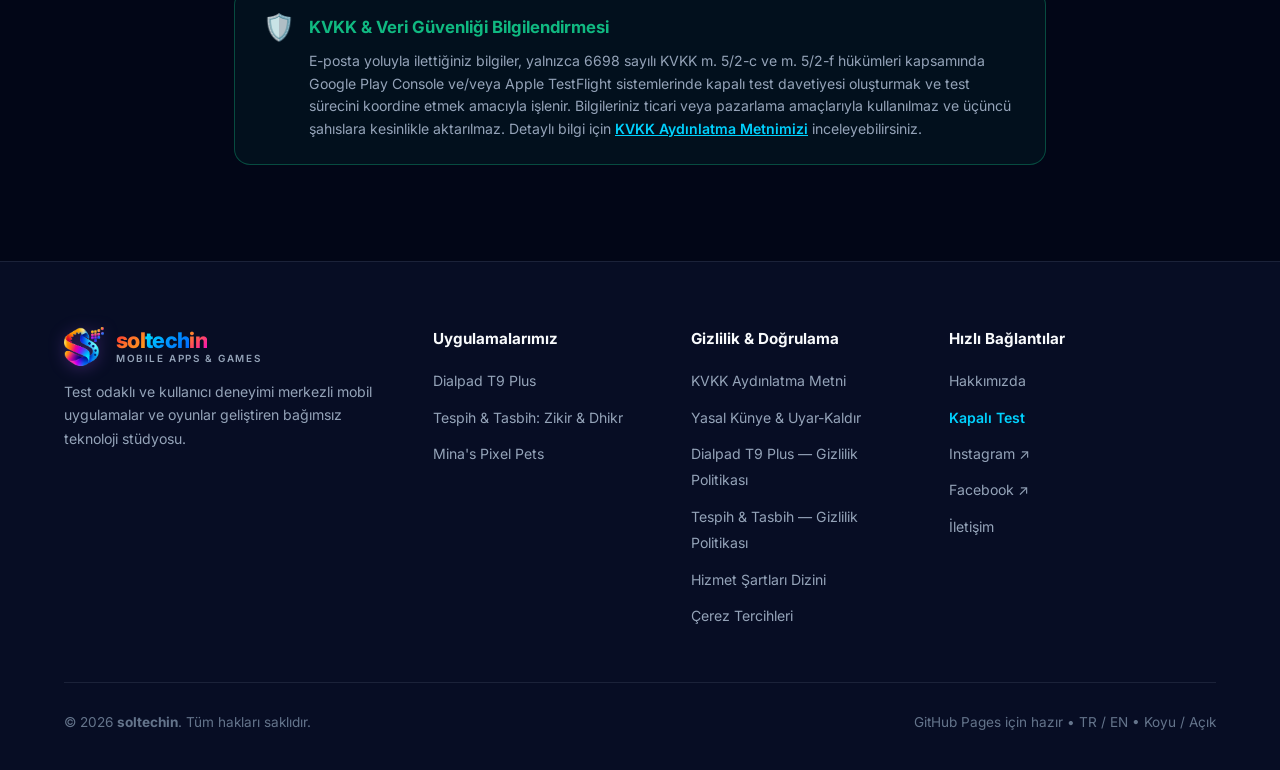
<file: beta-test.html>
<!DOCTYPE html>
<html lang="tr" data-theme="dark">
<head>
  <!-- Google Consent Mode v2 + Google Tag Manager -->
  <script>
    window.dataLayer = window.dataLayer || [];
    function gtag(){dataLayer.push(arguments);}
    (function() {
      var analyticsGranted = false;
      try {
        analyticsGranted = localStorage.getItem('soltechin_cookie_consent') === 'all';
      } catch (e) {}
      gtag('consent', 'default', {
        'ad_storage': 'denied',
        'ad_user_data': 'denied',
        'ad_personalization': 'denied',
        'analytics_storage': analyticsGranted ? 'granted' : 'denied',
        'wait_for_update': 500
      });
    })();
    gtag('js', new Date());
  </script>
  <script async src="https://www.googletagmanager.com/gtm.js?id=GTM-N96SBWG2"></script>
  <meta charset="UTF-8" />
  <meta name="viewport" content="width=device-width, initial-scale=1.0" />
  <title>Kapalı Test Programı &amp; Testçi Başvurusu — soltechin</title>
  <link rel="icon" type="image/png" href="assets/img/favicon.png" />
  <link href="https://fonts.googleapis.com/css2?family=Inter:wght@400;500;600;700;800&display=swap" rel="stylesheet" />
  <link rel="stylesheet" href="assets/css/style.css?v=11" />
</head>
<body>
  <div class="ambient-glow"></div>

  <!-- ==================== NAVBAR ==================== -->
  <header class="navbar">
    <div class="container navbar-inner">
      <a href="index.html" class="brand-logo">
        <img src="assets/img/logo-icon.png" alt="soltechin Logo" />
        <div class="brand-wordmark">
          <div class="brand-name"><span class="brand-sol">sol</span><span class="brand-tech">tech</span><span class="brand-in">in</span></div>
          <div class="brand-tagline">MOBILE APPS &amp; GAMES</div>
        </div>
      </a>
      <div class="nav-actions">
        <a href="index.html" class="control-btn">
          <span data-lang-block="tr">← Ana Sayfa</span>
          <span data-lang-block="en" style="display: none;">← Home</span>
        </a>
        <div class="lang-select-wrapper">
          <select id="langSelect" class="lang-select" aria-label="Dil / Language">
            <option value="tr">🇹🇷 TR</option>
            <option value="en">🇬🇧 EN</option>
          </select>
          <span class="lang-select-arrow" aria-hidden="true">▾</span>
        </div>
        <button class="control-btn" id="themeToggle" aria-label="Açık Temaya Geç" title="Açık Tema">☀️ Açık</button>
      </div>
    </div>
  </header>

  <!-- ==================== SUBPAGE HERO ==================== -->
  <div class="subpage-hero">
    <div class="container">
      <div class="breadcrumb">
        <a href="index.html">soltechin</a> <span>/</span>
        <strong data-i18n="beta.breadcrumb">Kapalı Test Başvurusu</strong>
      </div>
      <div class="section-badge" style="margin-bottom: 10px;">
        <span class="dot"></span>
        <span data-i18n="beta.badge">GOOGLE PLAY KAPALI TEST &amp; APPLE TESTFLIGHT</span>
      </div>
      <h1 class="section-title" style="margin-bottom: 8px;">
        <span data-i18n="beta.title">Kapalı Test Katılımı</span>
      </h1>
      <p style="color: var(--text-secondary); max-width: 720px;" data-i18n="beta.desc">
        Geliştirme aşamasındaki mobil uygulama ve oyunlarımızı ilk siz deneyin! Kapalı test ekibimize katılmak için e-posta yoluyla kolayca başvurabilirsiniz.
      </p>
    </div>
  </div>

  <!-- ==================== MAIN CONTENT ==================== -->
  <main class="wizard-container" style="padding-top: 24px;">

    <!-- CARD 1: E-POSTA İLE KOLAY BAŞVURU -->
    <div class="beta-card">
      <div class="step-header">
        <div class="step-number">✉️</div>
        <div>
          <h2 style="font-size: 1.3rem; font-weight: 800;" data-i18n="beta.card.title">E-posta ile Kolay Başvuru</h2>
          <p style="font-size: 0.92rem; color: var(--text-secondary);" data-i18n="beta.card.desc">
            Test davetiyenizi gönderebilmemiz için Google Play veya Apple ID hesabınızın bağlı olduğu e-posta adresinizden bize yazmanız yeterlidir.
          </p>
        </div>
      </div>

      <div class="beta-email-box">
        <div class="beta-email-header">
          <span style="font-size: 0.88rem; font-weight: 600; color: var(--text-secondary);" data-i18n="beta.card.email_label">
            Resmi Başvuru E-posta Adresi:
          </span>
          <code class="beta-email-address" id="betaEmailDisplay">soltechinapps@gmail.com</code>
        </div>
        <div class="beta-action-buttons">
          <a href="mailto:soltechinapps@gmail.com?subject=soltechin%20Kapal%C4%B1%20Test%20Ba%C5%9Fvurusu&amp;body=Merhaba%2C%0A%0Asoltechin%20kapal%C4%B1%20test%20program%C4%B1na%20kat%C4%B1lmak%20istiyorum.%0A%0ATest%20Etmek%20%C4%B0stedi%C4%9Fim%20Uygulama(lar)%3A%20%0APlatformum%20(Android%20%2F%20iOS)%3A%20%0AMa%C4%9Faza%20E-posta%20Adresim%3A%20%0ACihaz%20Modelim%3A%20%0A%0ATe%C5%9Fekk%C3%BCrler." id="betaMailtoBtn" class="btn btn-primary" style="padding: 12px 24px;">
            <span data-i18n="beta.btn.mailto">✉️ E-posta Uygulamanızla Başvurun</span>
          </a>
          <button type="button" id="copyEmailBtn" class="btn btn-secondary" style="padding: 12px 20px;">
            <span data-i18n="beta.btn.copy">📋 E-postayı Kopyala</span>
          </button>
          <span id="copyToast" class="beta-copy-feedback" data-i18n="beta.copied">Kopyalandı! ✅</span>
        </div>
      </div>

      <h3 style="font-size: 1.05rem; font-weight: 700; margin-top: 28px; margin-bottom: 12px;" data-i18n="beta.info.title">
        E-postanızda Belirtmeniz Gerekenler:
      </h3>
      <ul class="beta-checklist">
        <li>
          <span class="beta-checklist-num">1</span>
          <span data-i18n="beta.info.item1">Test etmek istediğiniz uygulama (Dialpad T9 Plus veya Tespih &amp; Tasbih)</span>
        </li>
        <li>
          <span class="beta-checklist-num">2</span>
          <span data-i18n="beta.info.item2">Platformunuz (Android için Google Play e-postanız / iOS için Apple ID e-postanız)</span>
        </li>
        <li>
          <span class="beta-checklist-num">3</span>
          <span data-i18n="beta.info.item3">Cihaz modeliniz (Örn: Samsung Galaxy S23, iPhone 14 Pro vb.)</span>
        </li>
        <li>
          <span class="beta-checklist-num">4</span>
          <span data-i18n="beta.info.item4">Android için Google Play 14 günlük test kuralına katılım onayı</span>
        </li>
      </ul>

      <div class="beta-notice-banner">
        <strong style="color: var(--brand-cyan); display: block; margin-bottom: 4px;" data-i18n="beta.android_rule.title">
          Google Play 14 Günlük Test Kuralı:
        </strong>
        <p style="font-size: 0.88rem; color: var(--text-secondary); margin: 0;" data-i18n="beta.android_rule.desc">
          Google Play politikaları gereğince, davet linkini kabul ettikten sonra test sürümünü indirip en az 14 gün boyunca cihazınızda yüklü tutmanız gerekmektedir.
        </p>
      </div>
    </div>

    <!-- CARD 2: TEST AŞAMASINDAKİ PROJELERİMİZ -->
    <div class="beta-card">
      <div class="step-header">
        <div class="step-number">📱</div>
        <div>
          <h2 style="font-size: 1.3rem; font-weight: 800;" data-i18n="beta.active_apps.title">Şu Anda Test Aşamasında Olan Projelerimiz</h2>
          <p style="font-size: 0.92rem; color: var(--text-secondary);" data-i18n="beta.active_apps.desc">
            Aşağıdaki projelerimizden dilediğinizi e-postanızda belirterek test grubuna dahil olabilirsiniz:
          </p>
        </div>
      </div>

      <div class="platform-grid" style="margin-top: 18px;">
        <!-- APP 1: DIALPAD -->
        <div class="selectable-card" style="cursor: default;">
          <div class="selectable-top">
            <span class="app-category-tag" style="display: inline-flex; align-items: center; gap: 6px;">
              <img src="assets/img/icon-dialpad.png?v=2" alt="Dialpad T9 Plus" style="width: 18px; height: 18px; border-radius: 4px;" />
              <span data-i18n="beta.app2.tag">Araçlar • Sadece Android</span>
            </span>
            <span style="font-size: 0.8rem; color: #00d2ff; font-weight: 700;">Android</span>
          </div>
          <strong style="margin-top: 6px; font-size: 1.05rem;" data-i18n="beta.app2.name">Dialpad T9 Plus</strong>
          <span style="font-size: 0.84rem; color: var(--text-secondary); margin-bottom: 12px;" data-i18n="beta.app2.desc">
            Akıllı T9 arama motoru ve rehber yönetiminin 14 günlük Google Play kapalı testi.
          </span>
          <button type="button" class="btn btn-secondary btn-sm select-app-trigger" data-app-name="Dialpad T9 Plus" data-platform="Android" style="margin-top: auto; font-size: 0.82rem; padding: 8px 12px;">
            <span data-i18n="beta.app.btn_apply">Bu Projeyi Test Et →</span>
          </button>
        </div>

        <!-- APP 2: TESPIH -->
        <div class="selectable-card" style="cursor: default;">
          <div class="selectable-top">
            <span class="app-category-tag" style="display: inline-flex; align-items: center; gap: 6px;">
              <img src="assets/img/icon-tespih.png" alt="Tespih &amp; Tasbih" style="width: 18px; height: 18px; border-radius: 4px;" />
              <span data-i18n="beta.app3.tag">Yaşam Tarzı • Erken Erişim</span>
            </span>
            <span style="font-size: 0.8rem; color: #a855f7; font-weight: 700;">iOS TestFlight</span>
          </div>
          <strong style="margin-top: 6px; font-size: 1.05rem;" data-i18n="beta.app3.name">Tespih &amp; Tasbih: Zikir &amp; Dhikr</strong>
          <span style="font-size: 0.84rem; color: var(--text-secondary); margin-bottom: 12px;" data-i18n="beta.app3.desc">
            iOS TestFlight ve yeni sürüm özelliklerinin kapalı testi.
          </span>
          <button type="button" class="btn btn-secondary btn-sm select-app-trigger" data-app-name="Tespih &amp; Tasbih: Zikir &amp; Dhikr" data-platform="iOS" style="margin-top: auto; font-size: 0.82rem; padding: 8px 12px;">
            <span data-i18n="beta.app.btn_apply">Bu Projeyi Test Et →</span>
          </button>
        </div>
      </div>

      <!-- MINA'S PIXEL PETS STATUS NOTE -->
      <div style="margin-top: 20px; padding: 16px 20px; border-radius: var(--radius-sm); background: var(--bg-secondary); border: 1px dashed var(--border-color); display: flex; align-items: center; gap: 14px;">
        <img src="assets/img/icon-minaspixelpets.png" alt="Mina's Pixel Pets" style="width: 38px; height: 38px; border-radius: 8px; flex-shrink: 0;" />
        <div style="font-size: 0.88rem; color: var(--text-secondary); line-height: 1.5;">
          <strong style="color: var(--text-primary);">Mina's Pixel Pets:</strong> 
          <span data-i18n="beta.minaspets_note">Bu oyunumuz şu an aktif geliştirme aşamasında olup kapalı test sürecinde değildir. Test süreci başladığında sitemizden ve sosyal medya hesaplarımızdan duyurulacaktır.</span>
        </div>
      </div>
    </div>

    <!-- CARD 3: KVKK & GİZLİLİK GÜVENCESİ -->
    <div class="beta-legal-card">
      <div style="display: flex; align-items: flex-start; gap: 14px;">
        <span style="font-size: 1.6rem; line-height: 1;">🛡️</span>
        <div>
          <h3 style="font-size: 1.05rem; font-weight: 700; color: #10b981; margin-bottom: 8px;" data-i18n="beta.kvkk_box.title">
            KVKK &amp; Veri Güvenliği Bilgilendirmesi
          </h3>
          <p style="font-size: 0.88rem; color: var(--text-secondary); line-height: 1.6; margin: 0;">
            <span data-i18n="beta.kvkk_box.desc">
              E-posta yoluyla ilettiğiniz bilgiler, yalnızca 6698 sayılı KVKK m. 5/2-c ve m. 5/2-f hükümleri kapsamında Google Play Console ve/veya Apple TestFlight sistemlerinde kapalı test davetiyesi oluşturmak ve test sürecini koordine etmek amacıyla işlenir. Bilgileriniz ticari veya pazarlama amaçlarıyla kullanılmaz ve üçüncü şahıslara kesinlikle aktarılmaz. Detaylı bilgi için
            </span>
            <a href="kvkk/index.html" style="color: var(--brand-cyan); text-decoration: underline; font-weight: 600;" data-i18n="beta.kvkk_box.link">KVKK Aydınlatma Metnimizi</a>
            <span data-i18n="beta.kvkk_box.suffix">inceleyebilirsiniz.</span>
          </p>
        </div>
      </div>
    </div>

  </main>

  <!-- ==================== FOOTER ==================== -->
  <footer class="footer">
    <div class="container">
      <div class="footer-grid">
        <div class="footer-col">
          <a href="index.html" class="brand-logo" style="margin-bottom: 14px;">
            <img src="assets/img/logo-icon.png" alt="soltechin Logo" />
            <div class="brand-wordmark">
              <div class="brand-name"><span class="brand-sol">sol</span><span class="brand-tech">tech</span><span class="brand-in">in</span></div>
              <div class="brand-tagline">MOBILE APPS &amp; GAMES</div>
            </div>
          </a>
          <p style="font-size: 0.88rem; color: var(--text-secondary);" data-i18n="footer.desc">
            Test odaklı ve kullanıcı deneyimi merkezli mobil uygulamalar ve oyunlar geliştiren bağımsız teknoloji stüdyosu.
          </p>
        </div>

        <div class="footer-col">
          <h4 data-i18n="footer.col.apps">Uygulamalarımız</h4>
          <ul>
            <li><a href="apps/dialpad-t9-plus/index.html">Dialpad T9 Plus</a></li>
            <li><a href="apps/tespih-tasbih/index.html">Tespih &amp; Tasbih: Zikir &amp; Dhikr</a></li>
            <li><a href="apps/minaspixelpets/index.html" data-i18n="footer.app3">Mina's Pixel Pets</a></li>
          </ul>
        </div>

        <div class="footer-col">
          <h4 data-i18n="footer.col.legal">Gizlilik &amp; Doğrulama</h4>
          <ul>
            <li><a href="kvkk/index.html" data-i18n="footer.legal.kvkk">KVKK Aydınlatma Metni</a></li>
            <li><a href="kunye/index.html" data-i18n="footer.legal.imprint">Yasal Künye &amp; Uyar-Kaldır</a></li>
            <li><a href="https://soltechin.github.io/privacy-policies/dialt9plus/" data-i18n="footer.privacy.dialpad">Dialpad T9 Plus — Gizlilik Politikası</a></li>
            <li><a href="https://soltechin.github.io/privacy-policies/" data-i18n="footer.privacy.tespih">Tespih &amp; Tasbih — Gizlilik Politikası</a></li>
            <li><a href="terms/index.html">Hizmet Şartları Dizini</a></li>
            <li><a href="#cookie-settings" data-open-cookie-settings data-i18n="footer.legal.cookies">Çerez Tercihleri</a></li>
          </ul>
        </div>

        <div class="footer-col">
          <h4 data-i18n="footer.col.links">Hızlı Bağlantılar</h4>
          <ul>
            <li><a href="index.html#about" data-i18n="nav.about">Hakkımızda</a></li>
            <li><a href="beta-test.html" style="color: var(--brand-cyan); font-weight: 600;" data-i18n="nav.beta">Kapalı Test</a></li>
            <li><a href="https://www.instagram.com/soltechinapps/" target="_blank" rel="noopener">Instagram ↗</a></li>
            <li><a href="https://www.facebook.com/share/1H6FeoC8x4/" target="_blank" rel="noopener">Facebook ↗</a></li>
            <li><a href="index.html#contact" data-i18n="nav.contact">İletişim</a></li>
          </ul>
        </div>
      </div>

      <div class="footer-bottom">
        <span>© 2026 <strong>soltechin</strong>. <span data-i18n="footer.rights">Tüm hakları saklıdır.</span></span>
        <span data-i18n="footer.pages_info">GitHub Pages için hazır • TR / EN • Koyu / Açık</span>
      </div>
    </div>
  </footer>

  <script src="assets/js/main.js?v=11"></script>
  <script>
    document.addEventListener("DOMContentLoaded", () => {
      const DEVELOPER_EMAIL = "soltechinapps@gmail.com";
      const mailtoBtn = document.getElementById("betaMailtoBtn");
      const copyBtn = document.getElementById("copyEmailBtn");
      const copyToast = document.getElementById("copyToast");
      const appTriggers = document.querySelectorAll(".select-app-trigger");

      function buildMailtoHref(appName = "", platform = "") {
        const lang = localStorage.getItem("soltechin_lang") || "tr";
        let subject = "";
        let body = "";

        if (lang === "tr") {
          subject = appName 
            ? `[soltechin Kapalı Test] ${appName} Başvurusu` 
            : `[soltechin] Kapalı Test Programı Başvurusu`;
          body = `Merhaba soltechin Ekibi,\n\nKapalı test programınıza katılmak istiyorum.\n\n` +
            `• Test Etmek İstediğim Proje: ${appName || "Dialpad T9 Plus veya Tespih & Tasbih"}\n` +
            `• Hedef Platformum: ${platform || "Android (Google Play) veya iOS (Apple TestFlight)"}\n` +
            `• Mağaza E-posta Adresim: \n` +
            `• Cihaz Modelim: \n\n` +
            `Teşekkürler.`;
        } else {
          subject = appName 
            ? `[soltechin Closed Beta] Application for ${appName}` 
            : `[soltechin] Closed Beta Testing Application`;
          body = `Hello soltechin Team,\n\nI would like to join your closed beta testing program.\n\n` +
            `• Target App/Game: ${appName || "Dialpad T9 Plus or Tespih & Tasbih"}\n` +
            `• Platform: ${platform || "Android (Google Play) or iOS (Apple TestFlight)"}\n` +
            `• App Store Email: \n` +
            `• Device Model: \n\n` +
            `Thank you.`;
        }

        return `mailto:${DEVELOPER_EMAIL}?subject=${encodeURIComponent(subject)}&body=${encodeURIComponent(body)}`;
      }

      // Check URL parameters (?app=dialpad&platform=android vb.)
      const urlParams = new URLSearchParams(window.location.search);
      const reqAppParam = urlParams.get("app");
      const reqPlatformParam = urlParams.get("platform");

      let initialApp = "";
      let initialPlatform = "";

      if (reqAppParam === "dialpad") {
        initialApp = "Dialpad T9 Plus";
        initialPlatform = "Android";
      } else if (reqAppParam === "tespih") {
        initialApp = "Tespih & Tasbih: Zikir & Dhikr";
        initialPlatform = "iOS";
      }

      if (reqPlatformParam && !initialPlatform) {
        initialPlatform = reqPlatformParam.toUpperCase();
      }

      if (mailtoBtn) {
        mailtoBtn.href = buildMailtoHref(initialApp, initialPlatform);
      }

      // Copy Email functionality
      if (copyBtn && copyToast) {
        copyBtn.addEventListener("click", async () => {
          try {
            if (navigator.clipboard && navigator.clipboard.writeText) {
              await navigator.clipboard.writeText(DEVELOPER_EMAIL);
            } else {
              const tempInput = document.createElement("input");
              tempInput.value = DEVELOPER_EMAIL;
              document.body.appendChild(tempInput);
              tempInput.select();
              document.execCommand("copy");
              document.body.removeChild(tempInput);
            }
            copyToast.classList.add("show");
            setTimeout(() => {
              copyToast.classList.remove("show");
            }, 3000);
          } catch (e) {
            console.error("Clipboard copy error:", e);
          }
        });
      }

      // App Card buttons
      appTriggers.forEach((btn) => {
        btn.addEventListener("click", () => {
          const appName = btn.getAttribute("data-app-name") || "";
          const platform = btn.getAttribute("data-platform") || "";
          if (mailtoBtn) {
            mailtoBtn.href = buildMailtoHref(appName, platform);
            mailtoBtn.scrollIntoView({ behavior: "smooth", block: "center" });
            mailtoBtn.style.transform = "scale(1.05)";
            setTimeout(() => {
              mailtoBtn.style.transform = "";
            }, 300);
            window.location.href = mailtoBtn.href;
          }
        });
      });
    });
  </script>
</body>
</html>
</file>
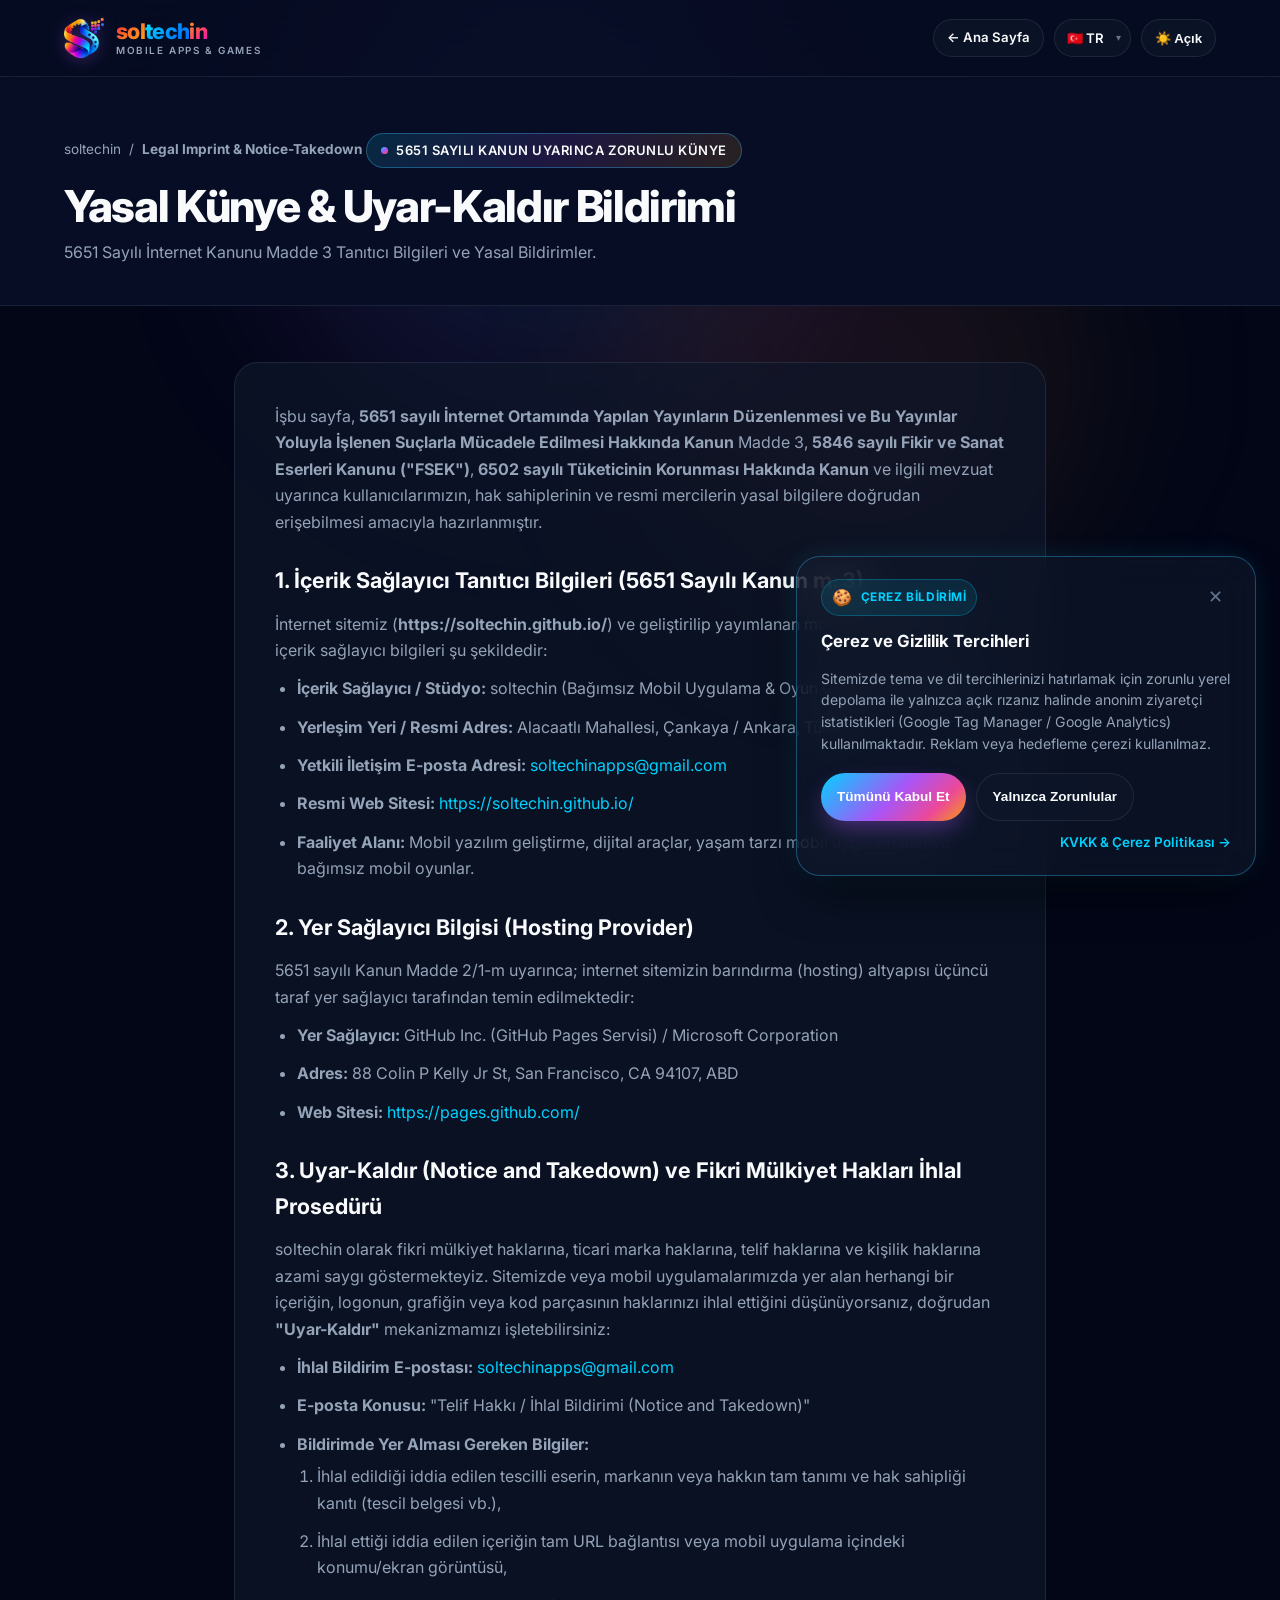
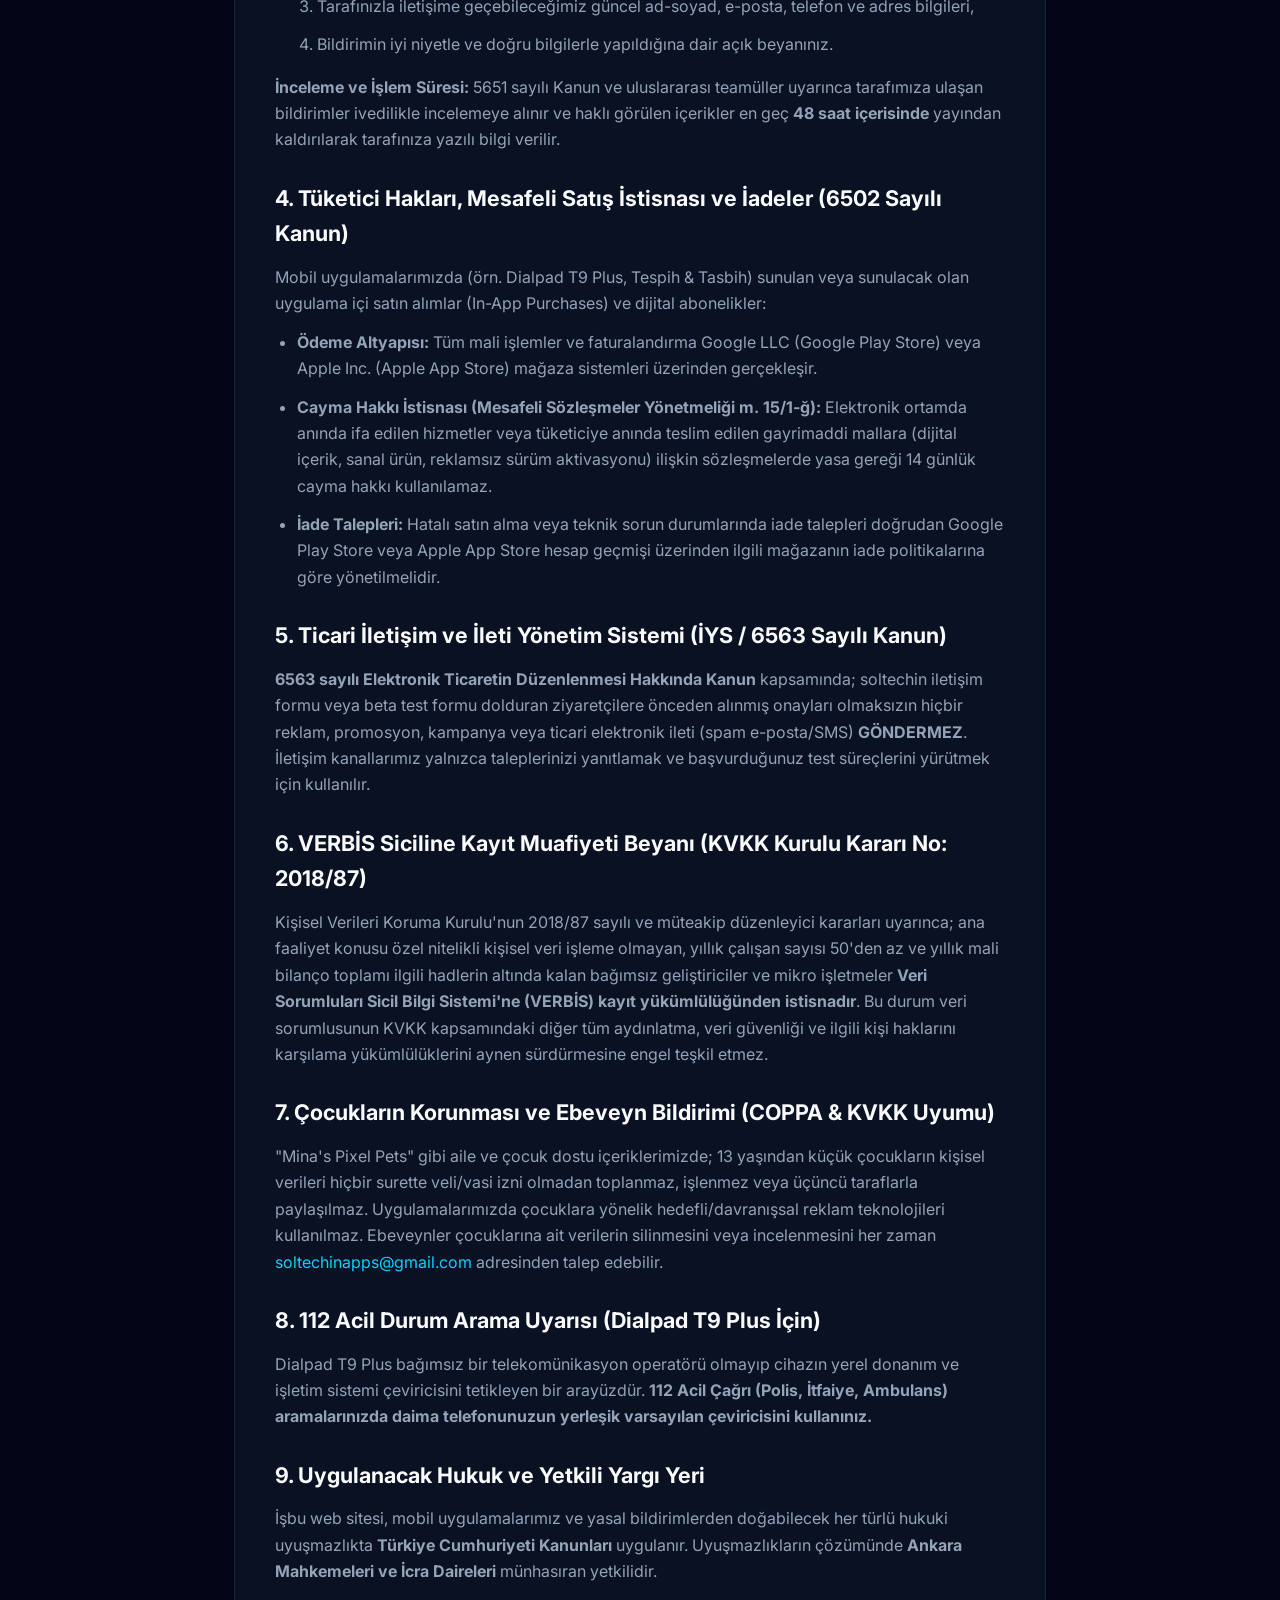
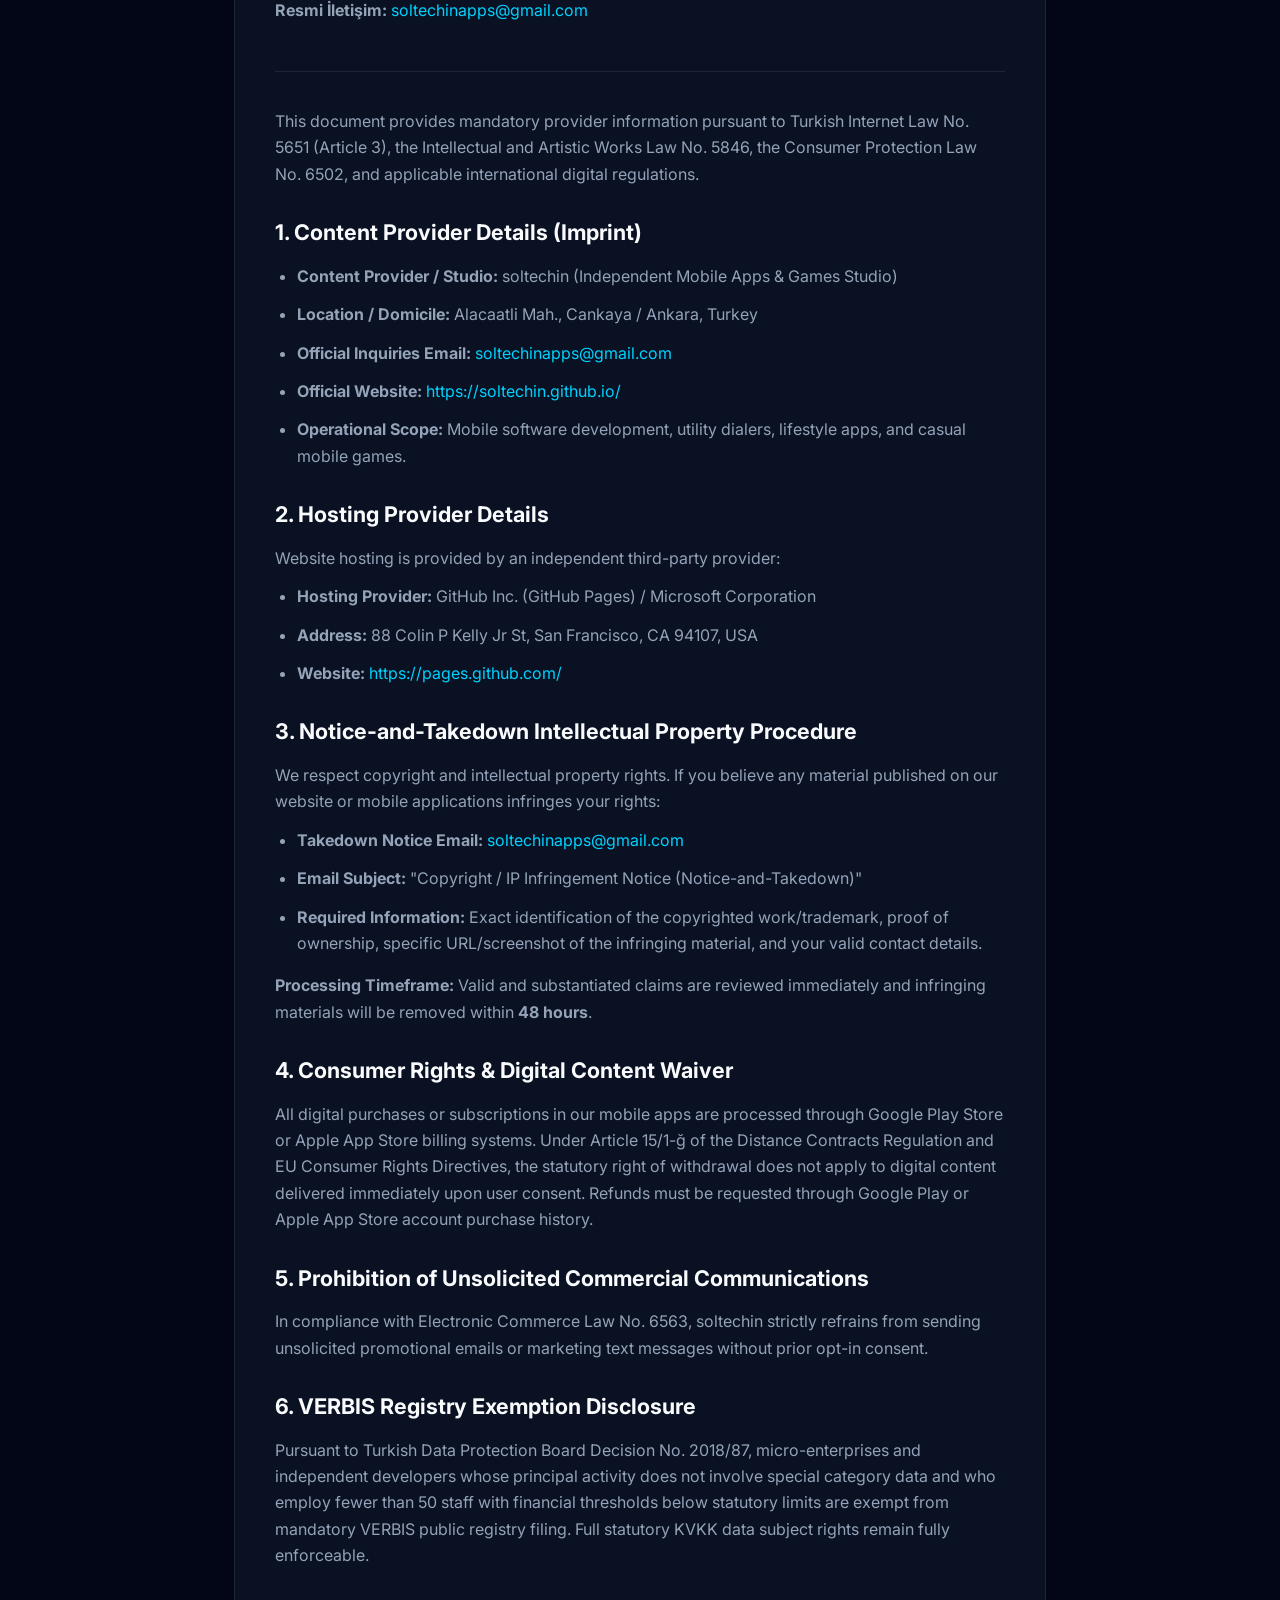
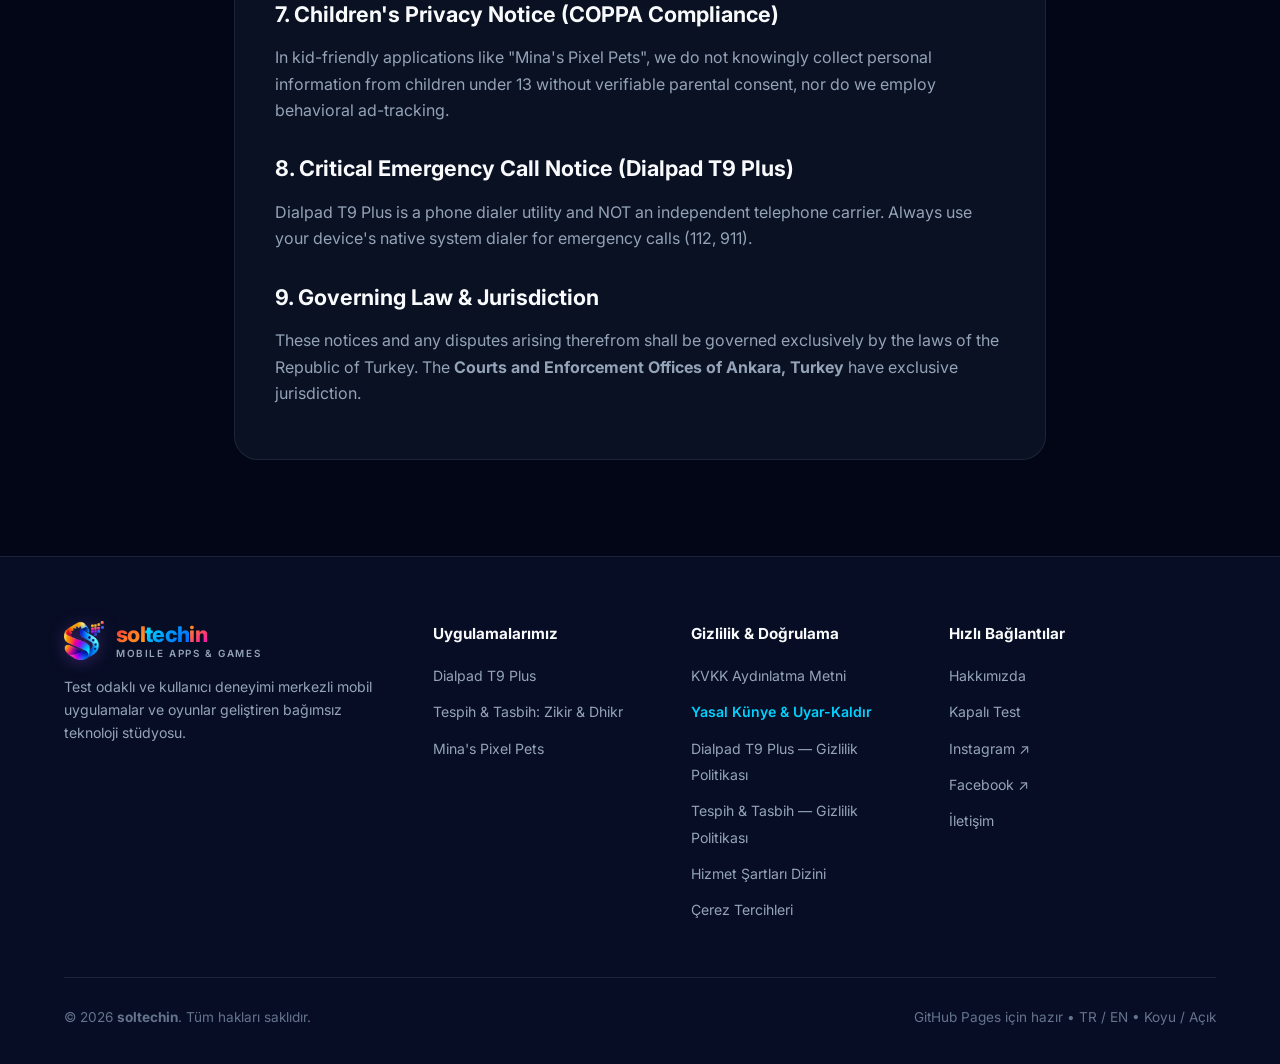
<file: kunye.html>
<!DOCTYPE html>
<html lang="tr" data-theme="dark">
<head>
  <!-- Google Consent Mode v2 + Google Tag Manager -->
  <script>
    window.dataLayer = window.dataLayer || [];
    function gtag(){dataLayer.push(arguments);}
    (function() {
      var analyticsGranted = false;
      try {
        analyticsGranted = localStorage.getItem('soltechin_cookie_consent') === 'all';
      } catch (e) {}
      gtag('consent', 'default', {
        'ad_storage': 'denied',
        'ad_user_data': 'denied',
        'ad_personalization': 'denied',
        'analytics_storage': analyticsGranted ? 'granted' : 'denied',
        'wait_for_update': 500
      });
    })();
    gtag('js', new Date());
  </script>
  <script async src="https://www.googletagmanager.com/gtm.js?id=GTM-N96SBWG2"></script>
  <meta charset="UTF-8" />
  <meta name="viewport" content="width=device-width, initial-scale=1.0" />
  <title>Yasal Künye &amp; Uyar-Kaldır Bildirimi — soltechin</title>
  <meta name="description" content="soltechin — 5651 Sayılı Kanun Uyarınca Yasal Künye, Yer Sağlayıcı Bilgisi ve Uyar-Kaldır (Notice and Takedown) Prosedürü." />
  <link rel="canonical" href="https://soltechin.github.io/kunye/index.html" />
  <link rel="icon" type="image/png" href="assets/img/favicon.png" />
  <link rel="preconnect" href="https://fonts.googleapis.com" />
  <link rel="preconnect" href="https://fonts.gstatic.com" crossorigin />
  <link href="https://fonts.googleapis.com/css2?family=Inter:wght@400;500;600;700;800&display=swap" rel="stylesheet" />
  <link rel="stylesheet" href="assets/css/style.css?v=11" />
</head>
<body>
  <div class="ambient-glow"></div>

  <!-- ==================== NAVBAR ==================== -->
  <header class="navbar">
    <div class="container navbar-inner">
      <a href="index.html" class="brand-logo">
        <img src="assets/img/logo-icon.png" alt="soltechin Logo" />
        <div class="brand-wordmark">
          <div class="brand-name"><span class="brand-sol">sol</span><span class="brand-tech">tech</span><span class="brand-in">in</span></div>
          <div class="brand-tagline">MOBILE APPS &amp; GAMES</div>
        </div>
      </a>
      <div class="nav-actions">
        <a href="index.html" class="control-btn">
          <span data-lang-block="tr">← Ana Sayfa</span>
          <span data-lang-block="en" style="display: none;">← Home</span>
        </a>
        <div class="lang-select-wrapper">
          <select id="langSelect" class="lang-select" aria-label="Dil / Language">
            <option value="tr">🇹🇷 TR</option>
            <option value="en">🇬🇧 EN</option>
          </select>
          <span class="lang-select-arrow" aria-hidden="true">▾</span>
        </div>
        <button class="control-btn" id="themeToggle" aria-label="Açık Temaya Geç" title="Açık Tema">☀️ Açık</button>
      </div>
    </div>
  </header>

  <!-- ==================== SUBPAGE HERO ==================== -->
  <div class="subpage-hero">
    <div class="container">
      <div class="breadcrumb">
        <a href="index.html">soltechin</a> <span>/</span>
        <strong>Legal Imprint &amp; Notice-Takedown</strong>
      </div>
      <div class="section-badge" style="margin-bottom: 10px;">
        <span class="dot"></span>
        <span data-lang-block="tr">5651 SAYILI KANUN UYARINCA ZORUNLU KÜNYE</span>
        <span data-lang-block="en" style="display: none;">MANDATORY LEGAL IMPRINT &amp; TAKEDOWN</span>
      </div>
      <h1 class="section-title" style="margin-bottom: 6px;">
        <span data-lang-block="tr">Yasal Künye &amp; Uyar-Kaldır Bildirimi</span>
        <span data-lang-block="en" style="display: none;">Legal Imprint &amp; Notice-and-Takedown Procedure</span>
      </h1>
      <p style="color: var(--text-secondary);">
        <span data-lang-block="tr">5651 Sayılı İnternet Kanunu Madde 3 Tanıtıcı Bilgileri ve Yasal Bildirimler.</span>
        <span data-lang-block="en" style="display: none;">Statutory Provider Information, Notice-and-Takedown and Consumer Rights.</span>
      </p>
    </div>
  </div>

  <!-- ==================== LEGAL CARD ==================== -->
  <div class="legal-container">
    <div class="legal-card">

      <!-- ================= TÜRKÇE BÖLÜM ================= -->
      <div data-lang-block="tr" id="tr" class="legal-section">
        <p>
          İşbu sayfa, <strong>5651 sayılı İnternet Ortamında Yapılan Yayınların Düzenlenmesi ve Bu Yayınlar Yoluyla İşlenen Suçlarla Mücadele Edilmesi Hakkında Kanun</strong> Madde 3, <strong>5846 sayılı Fikir ve Sanat Eserleri Kanunu ("FSEK")</strong>, <strong>6502 sayılı Tüketicinin Korunması Hakkında Kanun</strong> ve ilgili mevzuat uyarınca kullanıcılarımızın, hak sahiplerinin ve resmi mercilerin yasal bilgilere doğrudan erişebilmesi amacıyla hazırlanmıştır.
        </p>

        <h2>1. İçerik Sağlayıcı Tanıtıcı Bilgileri (5651 Sayılı Kanun m. 3)</h2>
        <p>
          İnternet sitemiz (<strong>https://soltechin.github.io/</strong>) ve geliştirilip yayımlanan mobil ürünlerimiz için içerik sağlayıcı bilgileri şu şekildedir:
        </p>
        <ul>
          <li><strong>İçerik Sağlayıcı / Stüdyo:</strong> soltechin (Bağımsız Mobil Uygulama &amp; Oyun Geliştirme Stüdyosu)</li>
          <li><strong>Yerleşim Yeri / Resmi Adres:</strong> Alacaatlı Mahallesi, Çankaya / Ankara, Türkiye</li>
          <li><strong>Yetkili İletişim E-posta Adresi:</strong> <a href="mailto:soltechinapps@gmail.com" style="color: var(--brand-cyan);">soltechinapps@gmail.com</a></li>
          <li><strong>Resmi Web Sitesi:</strong> <a href="https://soltechin.github.io/" style="color: var(--brand-cyan);">https://soltechin.github.io/</a></li>
          <li><strong>Faaliyet Alanı:</strong> Mobil yazılım geliştirme, dijital araçlar, yaşam tarzı mobil uygulamaları ve bağımsız mobil oyunlar.</li>
        </ul>

        <h2>2. Yer Sağlayıcı Bilgisi (Hosting Provider)</h2>
        <p>
          5651 sayılı Kanun Madde 2/1-m uyarınca; internet sitemizin barındırma (hosting) altyapısı üçüncü taraf yer sağlayıcı tarafından temin edilmektedir:
        </p>
        <ul>
          <li><strong>Yer Sağlayıcı:</strong> GitHub Inc. (GitHub Pages Servisi) / Microsoft Corporation</li>
          <li><strong>Adres:</strong> 88 Colin P Kelly Jr St, San Francisco, CA 94107, ABD</li>
          <li><strong>Web Sitesi:</strong> <a href="https://pages.github.com/" target="_blank" rel="noopener" style="color: var(--brand-cyan);">https://pages.github.com/</a></li>
        </ul>

        <h2>3. Uyar-Kaldır (Notice and Takedown) ve Fikri Mülkiyet Hakları İhlal Prosedürü</h2>
        <p>
          soltechin olarak fikri mülkiyet haklarına, ticari marka haklarına, telif haklarına ve kişilik haklarına azami saygı göstermekteyiz. Sitemizde veya mobil uygulamalarımızda yer alan herhangi bir içeriğin, logonun, grafiğin veya kod parçasının haklarınızı ihlal ettiğini düşünüyorsanız, doğrudan <strong>"Uyar-Kaldır"</strong> mekanizmamızı işletebilirsiniz:
        </p>
        <ul>
          <li><strong>İhlal Bildirim E-postası:</strong> <a href="mailto:soltechinapps@gmail.com" style="color: var(--brand-cyan);">soltechinapps@gmail.com</a></li>
          <li><strong>E-posta Konusu:</strong> "Telif Hakkı / İhlal Bildirimi (Notice and Takedown)"</li>
          <li><strong>Bildirimde Yer Alması Gereken Bilgiler:</strong>
            <ol style="margin-top: 6px; padding-left: 20px;">
              <li>İhlal edildiği iddia edilen tescilli eserin, markanın veya hakkın tam tanımı ve hak sahipliği kanıtı (tescil belgesi vb.),</li>
              <li>İhlal ettiği iddia edilen içeriğin tam URL bağlantısı veya mobil uygulama içindeki konumu/ekran görüntüsü,</li>
              <li>Tarafınızla iletişime geçebileceğimiz güncel ad-soyad, e-posta, telefon ve adres bilgileri,</li>
              <li>Bildirimin iyi niyetle ve doğru bilgilerle yapıldığına dair açık beyanınız.</li>
            </ol>
          </li>
        </ul>
        <p>
          <strong>İnceleme ve İşlem Süresi:</strong> 5651 sayılı Kanun ve uluslararası teamüller uyarınca tarafımıza ulaşan bildirimler ivedilikle incelemeye alınır ve haklı görülen içerikler en geç <strong>48 saat içerisinde</strong> yayından kaldırılarak tarafınıza yazılı bilgi verilir.
        </p>

        <h2>4. Tüketici Hakları, Mesafeli Satış İstisnası ve İadeler (6502 Sayılı Kanun)</h2>
        <p>
          Mobil uygulamalarımızda (örn. Dialpad T9 Plus, Tespih &amp; Tasbih) sunulan veya sunulacak olan uygulama içi satın alımlar (In-App Purchases) ve dijital abonelikler:
        </p>
        <ul>
          <li><strong>Ödeme Altyapısı:</strong> Tüm mali işlemler ve faturalandırma Google LLC (Google Play Store) veya Apple Inc. (Apple App Store) mağaza sistemleri üzerinden gerçekleşir.</li>
          <li><strong>Cayma Hakkı İstisnası (Mesafeli Sözleşmeler Yönetmeliği m. 15/1-ğ):</strong> Elektronik ortamda anında ifa edilen hizmetler veya tüketiciye anında teslim edilen gayrimaddi mallara (dijital içerik, sanal ürün, reklamsız sürüm aktivasyonu) ilişkin sözleşmelerde yasa gereği 14 günlük cayma hakkı kullanılamaz.</li>
          <li><strong>İade Talepleri:</strong> Hatalı satın alma veya teknik sorun durumlarında iade talepleri doğrudan Google Play Store veya Apple App Store hesap geçmişi üzerinden ilgili mağazanın iade politikalarına göre yönetilmelidir.</li>
        </ul>

        <h2>5. Ticari İletişim ve İleti Yönetim Sistemi (İYS / 6563 Sayılı Kanun)</h2>
        <p>
          <strong>6563 sayılı Elektronik Ticaretin Düzenlenmesi Hakkında Kanun</strong> kapsamında; soltechin iletişim formu veya beta test formu dolduran ziyaretçilere önceden alınmış onayları olmaksızın hiçbir reklam, promosyon, kampanya veya ticari elektronik ileti (spam e-posta/SMS) <strong>GÖNDERMEZ</strong>. İletişim kanallarımız yalnızca taleplerinizi yanıtlamak ve başvurduğunuz test süreçlerini yürütmek için kullanılır.
        </p>

        <h2>6. VERBİS Siciline Kayıt Muafiyeti Beyanı (KVKK Kurulu Kararı No: 2018/87)</h2>
        <p>
          Kişisel Verileri Koruma Kurulu'nun 2018/87 sayılı ve müteakip düzenleyici kararları uyarınca; ana faaliyet konusu özel nitelikli kişisel veri işleme olmayan, yıllık çalışan sayısı 50'den az ve yıllık mali bilanço toplamı ilgili hadlerin altında kalan bağımsız geliştiriciler ve mikro işletmeler <strong>Veri Sorumluları Sicil Bilgi Sistemi'ne (VERBİS) kayıt yükümlülüğünden istisnadır</strong>. Bu durum veri sorumlusunun KVKK kapsamındaki diğer tüm aydınlatma, veri güvenliği ve ilgili kişi haklarını karşılama yükümlülüklerini aynen sürdürmesine engel teşkil etmez.
        </p>

        <h2>7. Çocukların Korunması ve Ebeveyn Bildirimi (COPPA &amp; KVKK Uyumu)</h2>
        <p>
          "Mina's Pixel Pets" gibi aile ve çocuk dostu içeriklerimizde; 13 yaşından küçük çocukların kişisel verileri hiçbir surette veli/vasi izni olmadan toplanmaz, işlenmez veya üçüncü taraflarla paylaşılmaz. Uygulamalarımızda çocuklara yönelik hedefli/davranışsal reklam teknolojileri kullanılmaz. Ebeveynler çocuklarına ait verilerin silinmesini veya incelenmesini her zaman <a href="mailto:soltechinapps@gmail.com" style="color: var(--brand-cyan);">soltechinapps@gmail.com</a> adresinden talep edebilir.
        </p>

        <h2>8. 112 Acil Durum Arama Uyarısı (Dialpad T9 Plus İçin)</h2>
        <p>
          Dialpad T9 Plus bağımsız bir telekomünikasyon operatörü olmayıp cihazın yerel donanım ve işletim sistemi çeviricisini tetikleyen bir arayüzdür. <strong>112 Acil Çağrı (Polis, İtfaiye, Ambulans) aramalarınızda daima telefonunuzun yerleşik varsayılan çeviricisini kullanınız.</strong>
        </p>

        <h2>9. Uygulanacak Hukuk ve Yetkili Yargı Yeri</h2>
        <p>
          İşbu web sitesi, mobil uygulamalarımız ve yasal bildirimlerden doğabilecek her türlü hukuki uyuşmazlıkta <strong>Türkiye Cumhuriyeti Kanunları</strong> uygulanır. Uyuşmazlıkların çözümünde <strong>Ankara Mahkemeleri ve İcra Daireleri</strong> münhasıran yetkilidir.
        </p>
        <p>
          <strong>Resmi İletişim:</strong> <a href="mailto:soltechinapps@gmail.com" style="color: var(--brand-cyan);">soltechinapps@gmail.com</a>
        </p>
      </div>

      <!-- ================= LEGAL DIVIDER ================= -->
      <hr class="legal-divider" />

      <!-- ================= ENGLISH SECTION ================= -->
      <div data-lang-block="en" id="en" class="legal-section" style="display: none;">
        <p>
          This document provides mandatory provider information pursuant to Turkish Internet Law No. 5651 (Article 3), the Intellectual and Artistic Works Law No. 5846, the Consumer Protection Law No. 6502, and applicable international digital regulations.
        </p>

        <h2>1. Content Provider Details (Imprint)</h2>
        <ul>
          <li><strong>Content Provider / Studio:</strong> soltechin (Independent Mobile Apps &amp; Games Studio)</li>
          <li><strong>Location / Domicile:</strong> Alacaatli Mah., Cankaya / Ankara, Turkey</li>
          <li><strong>Official Inquiries Email:</strong> <a href="mailto:soltechinapps@gmail.com" style="color: var(--brand-cyan);">soltechinapps@gmail.com</a></li>
          <li><strong>Official Website:</strong> <a href="https://soltechin.github.io/" style="color: var(--brand-cyan);">https://soltechin.github.io/</a></li>
          <li><strong>Operational Scope:</strong> Mobile software development, utility dialers, lifestyle apps, and casual mobile games.</li>
        </ul>

        <h2>2. Hosting Provider Details</h2>
        <p>Website hosting is provided by an independent third-party provider:</p>
        <ul>
          <li><strong>Hosting Provider:</strong> GitHub Inc. (GitHub Pages) / Microsoft Corporation</li>
          <li><strong>Address:</strong> 88 Colin P Kelly Jr St, San Francisco, CA 94107, USA</li>
          <li><strong>Website:</strong> <a href="https://pages.github.com/" target="_blank" rel="noopener" style="color: var(--brand-cyan);">https://pages.github.com/</a></li>
        </ul>

        <h2>3. Notice-and-Takedown Intellectual Property Procedure</h2>
        <p>
          We respect copyright and intellectual property rights. If you believe any material published on our website or mobile applications infringes your rights:
        </p>
        <ul>
          <li><strong>Takedown Notice Email:</strong> <a href="mailto:soltechinapps@gmail.com" style="color: var(--brand-cyan);">soltechinapps@gmail.com</a></li>
          <li><strong>Email Subject:</strong> "Copyright / IP Infringement Notice (Notice-and-Takedown)"</li>
          <li><strong>Required Information:</strong> Exact identification of the copyrighted work/trademark, proof of ownership, specific URL/screenshot of the infringing material, and your valid contact details.</li>
        </ul>
        <p>
          <strong>Processing Timeframe:</strong> Valid and substantiated claims are reviewed immediately and infringing materials will be removed within <strong>48 hours</strong>.
        </p>

        <h2>4. Consumer Rights &amp; Digital Content Waiver</h2>
        <p>
          All digital purchases or subscriptions in our mobile apps are processed through Google Play Store or Apple App Store billing systems. Under Article 15/1-ğ of the Distance Contracts Regulation and EU Consumer Rights Directives, the statutory right of withdrawal does not apply to digital content delivered immediately upon user consent. Refunds must be requested through Google Play or Apple App Store account purchase history.
        </p>

        <h2>5. Prohibition of Unsolicited Commercial Communications</h2>
        <p>
          In compliance with Electronic Commerce Law No. 6563, soltechin strictly refrains from sending unsolicited promotional emails or marketing text messages without prior opt-in consent.
        </p>

        <h2>6. VERBIS Registry Exemption Disclosure</h2>
        <p>
          Pursuant to Turkish Data Protection Board Decision No. 2018/87, micro-enterprises and independent developers whose principal activity does not involve special category data and who employ fewer than 50 staff with financial thresholds below statutory limits are exempt from mandatory VERBIS public registry filing. Full statutory KVKK data subject rights remain fully enforceable.
        </p>

        <h2>7. Children's Privacy Notice (COPPA Compliance)</h2>
        <p>
          In kid-friendly applications like "Mina's Pixel Pets", we do not knowingly collect personal information from children under 13 without verifiable parental consent, nor do we employ behavioral ad-tracking.
        </p>

        <h2>8. Critical Emergency Call Notice (Dialpad T9 Plus)</h2>
        <p>
          Dialpad T9 Plus is a phone dialer utility and NOT an independent telephone carrier. Always use your device's native system dialer for emergency calls (112, 911).
        </p>

        <h2>9. Governing Law &amp; Jurisdiction</h2>
        <p>
          These notices and any disputes arising therefrom shall be governed exclusively by the laws of the Republic of Turkey. The <strong>Courts and Enforcement Offices of Ankara, Turkey</strong> have exclusive jurisdiction.
        </p>
      </div>

    </div>
  </div>

  <!-- ==================== FOOTER ==================== -->
  <footer class="footer">
    <div class="container">
      <div class="footer-grid">
        <div class="footer-col">
          <a href="index.html" class="brand-logo" style="margin-bottom: 14px;">
            <img src="assets/img/logo-icon.png" alt="soltechin" />
            <div class="brand-wordmark">
              <div class="brand-name"><span class="brand-sol">sol</span><span class="brand-tech">tech</span><span class="brand-in">in</span></div>
              <div class="brand-tagline">MOBILE APPS &amp; GAMES</div>
            </div>
          </a>
          <p style="font-size: 0.88rem; color: var(--text-secondary);" data-i18n="footer.desc">
            Test odaklı ve kullanıcı deneyimi merkezli mobil uygulamalar ve oyunlar geliştiren bağımsız teknoloji stüdyosu.
          </p>
        </div>

        <div class="footer-col">
          <h4 data-i18n="footer.col.apps">Uygulamalarımız</h4>
          <ul>
            <li><a href="apps/dialpad-t9-plus/index.html">Dialpad T9 Plus</a></li>
            <li><a href="apps/tespih-tasbih/index.html">Tespih &amp; Tasbih: Zikir &amp; Dhikr</a></li>
            <li><a href="apps/minaspixelpets/index.html" data-i18n="footer.app3">Mina's Pixel Pets</a></li>
          </ul>
        </div>

        <div class="footer-col">
          <h4 data-i18n="footer.col.legal">Gizlilik &amp; Doğrulama</h4>
          <ul>
            <li><a href="kvkk/index.html" data-i18n="footer.legal.kvkk">KVKK Aydınlatma Metni</a></li>
            <li><a href="kunye/index.html" style="color: var(--brand-cyan); font-weight: 600;" data-i18n="footer.legal.imprint">Yasal Künye &amp; Uyar-Kaldır</a></li>
            <li><a href="https://soltechin.github.io/privacy-policies/dialt9plus/" data-i18n="footer.privacy.dialpad">Dialpad T9 Plus — Gizlilik Politikası</a></li>
            <li><a href="https://soltechin.github.io/privacy-policies/" data-i18n="footer.privacy.tespih">Tespih &amp; Tasbih — Gizlilik Politikası</a></li>
            <li><a href="terms/index.html">Hizmet Şartları Dizini</a></li>
            <li><a href="#cookie-settings" data-open-cookie-settings data-i18n="footer.legal.cookies">Çerez Tercihleri</a></li>
          </ul>
        </div>

        <div class="footer-col">
          <h4 data-i18n="footer.col.links">Hızlı Bağlantılar</h4>
          <ul>
            <li><a href="index.html#about" data-i18n="nav.about">Hakkımızda</a></li>
            <li><a href="beta-test.html" data-i18n="nav.beta">Kapalı Test</a></li>
            <li><a href="https://www.instagram.com/soltechinapps/" target="_blank" rel="noopener">Instagram ↗</a></li>
            <li><a href="https://www.facebook.com/share/1H6FeoC8x4/" target="_blank" rel="noopener">Facebook ↗</a></li>
            <li><a href="index.html#contact" data-i18n="nav.contact">İletişim</a></li>
          </ul>
        </div>
      </div>

      <div class="footer-bottom">
        <span>© 2026 <strong>soltechin</strong>. <span data-i18n="footer.rights">Tüm hakları saklıdır.</span></span>
        <span data-i18n="footer.pages_info">GitHub Pages için hazır • TR / EN • Koyu / Açık</span>
      </div>
    </div>
  </footer>

  <script src="assets/js/main.js?v=11"></script>
</body>
</html>
</file>
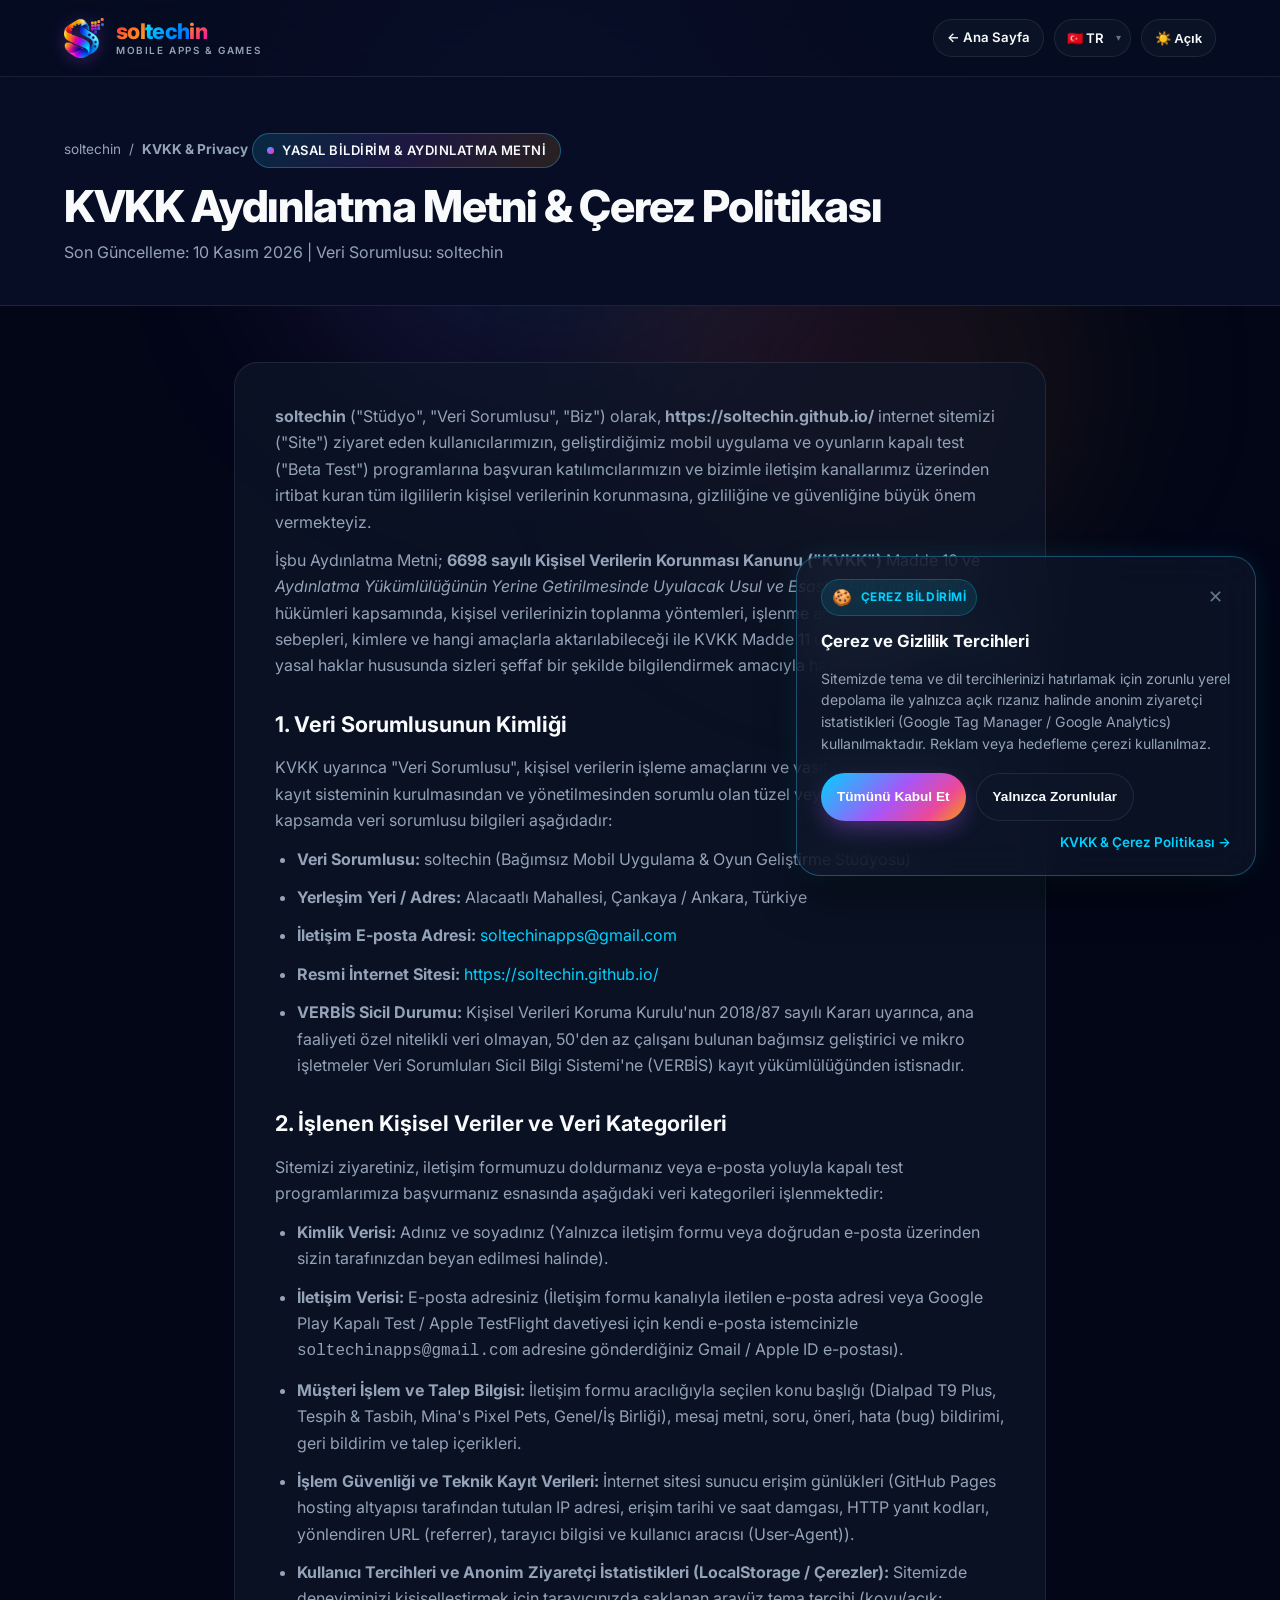
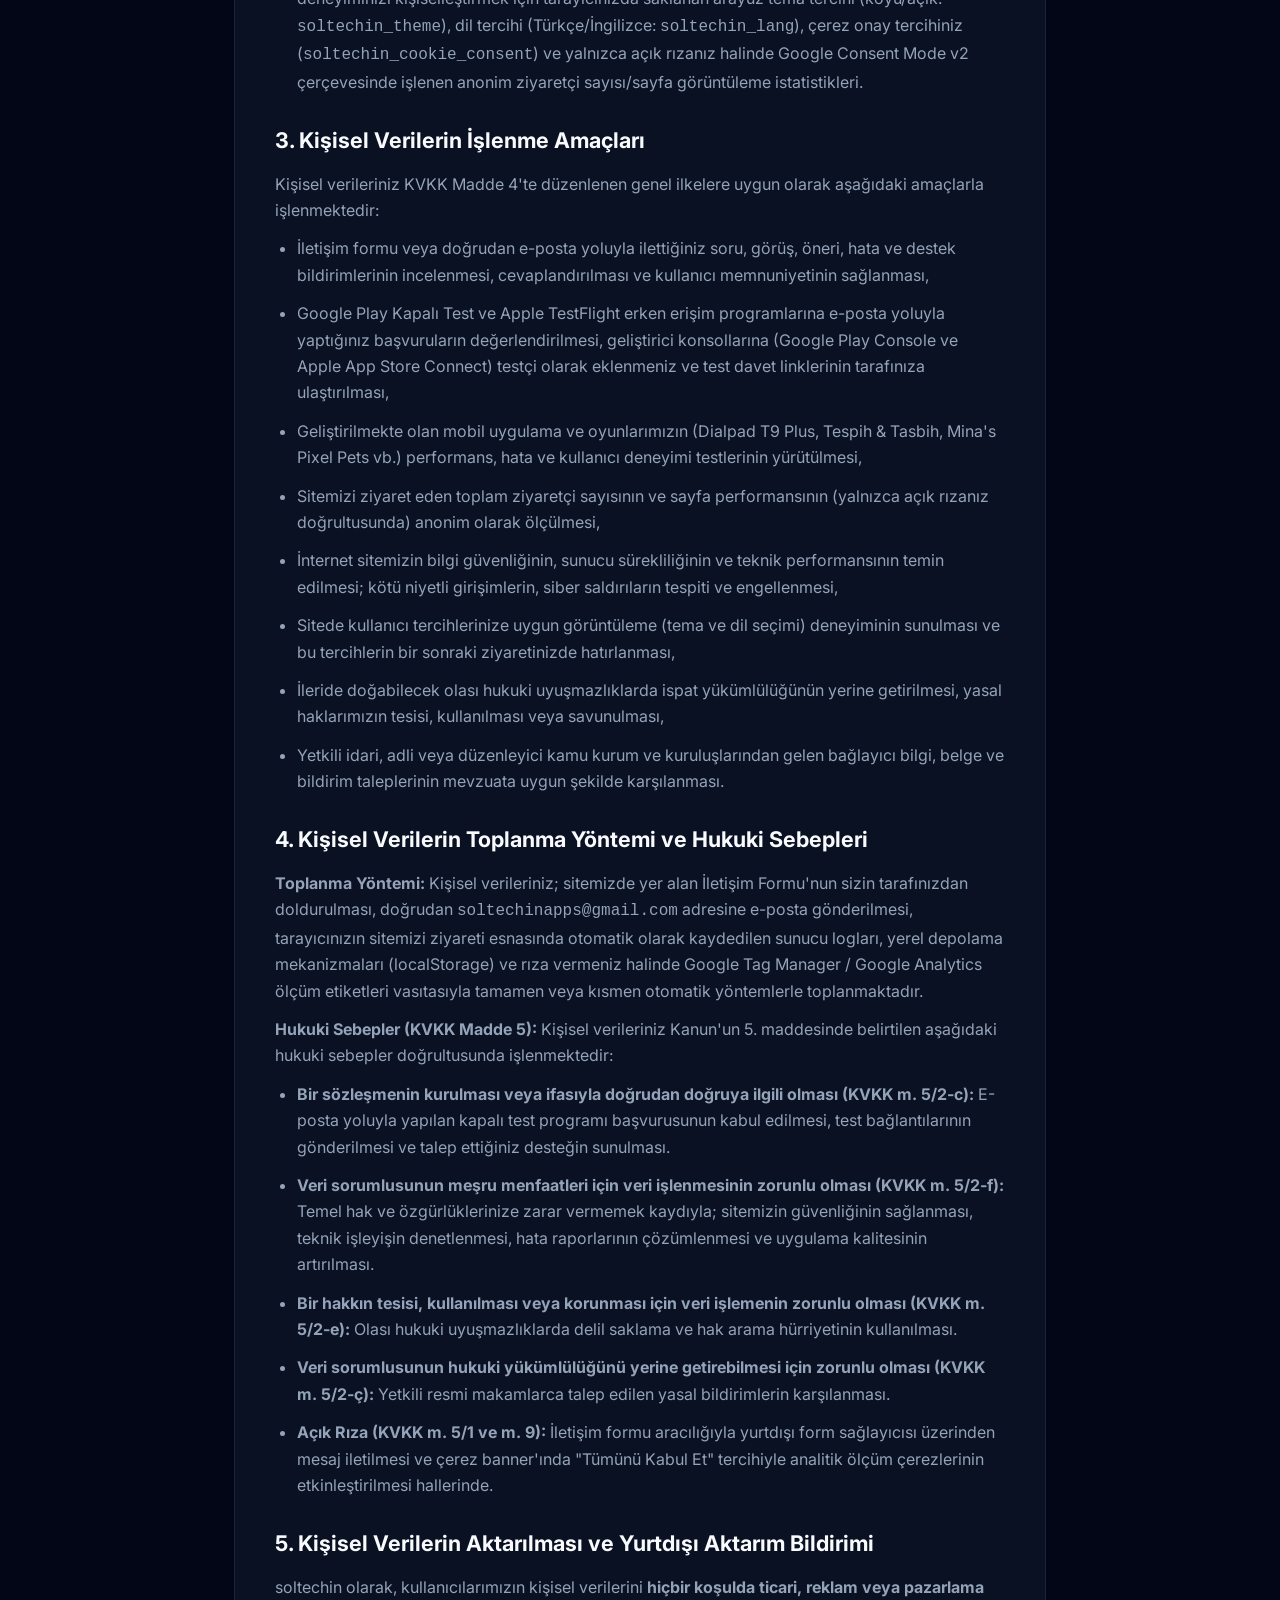
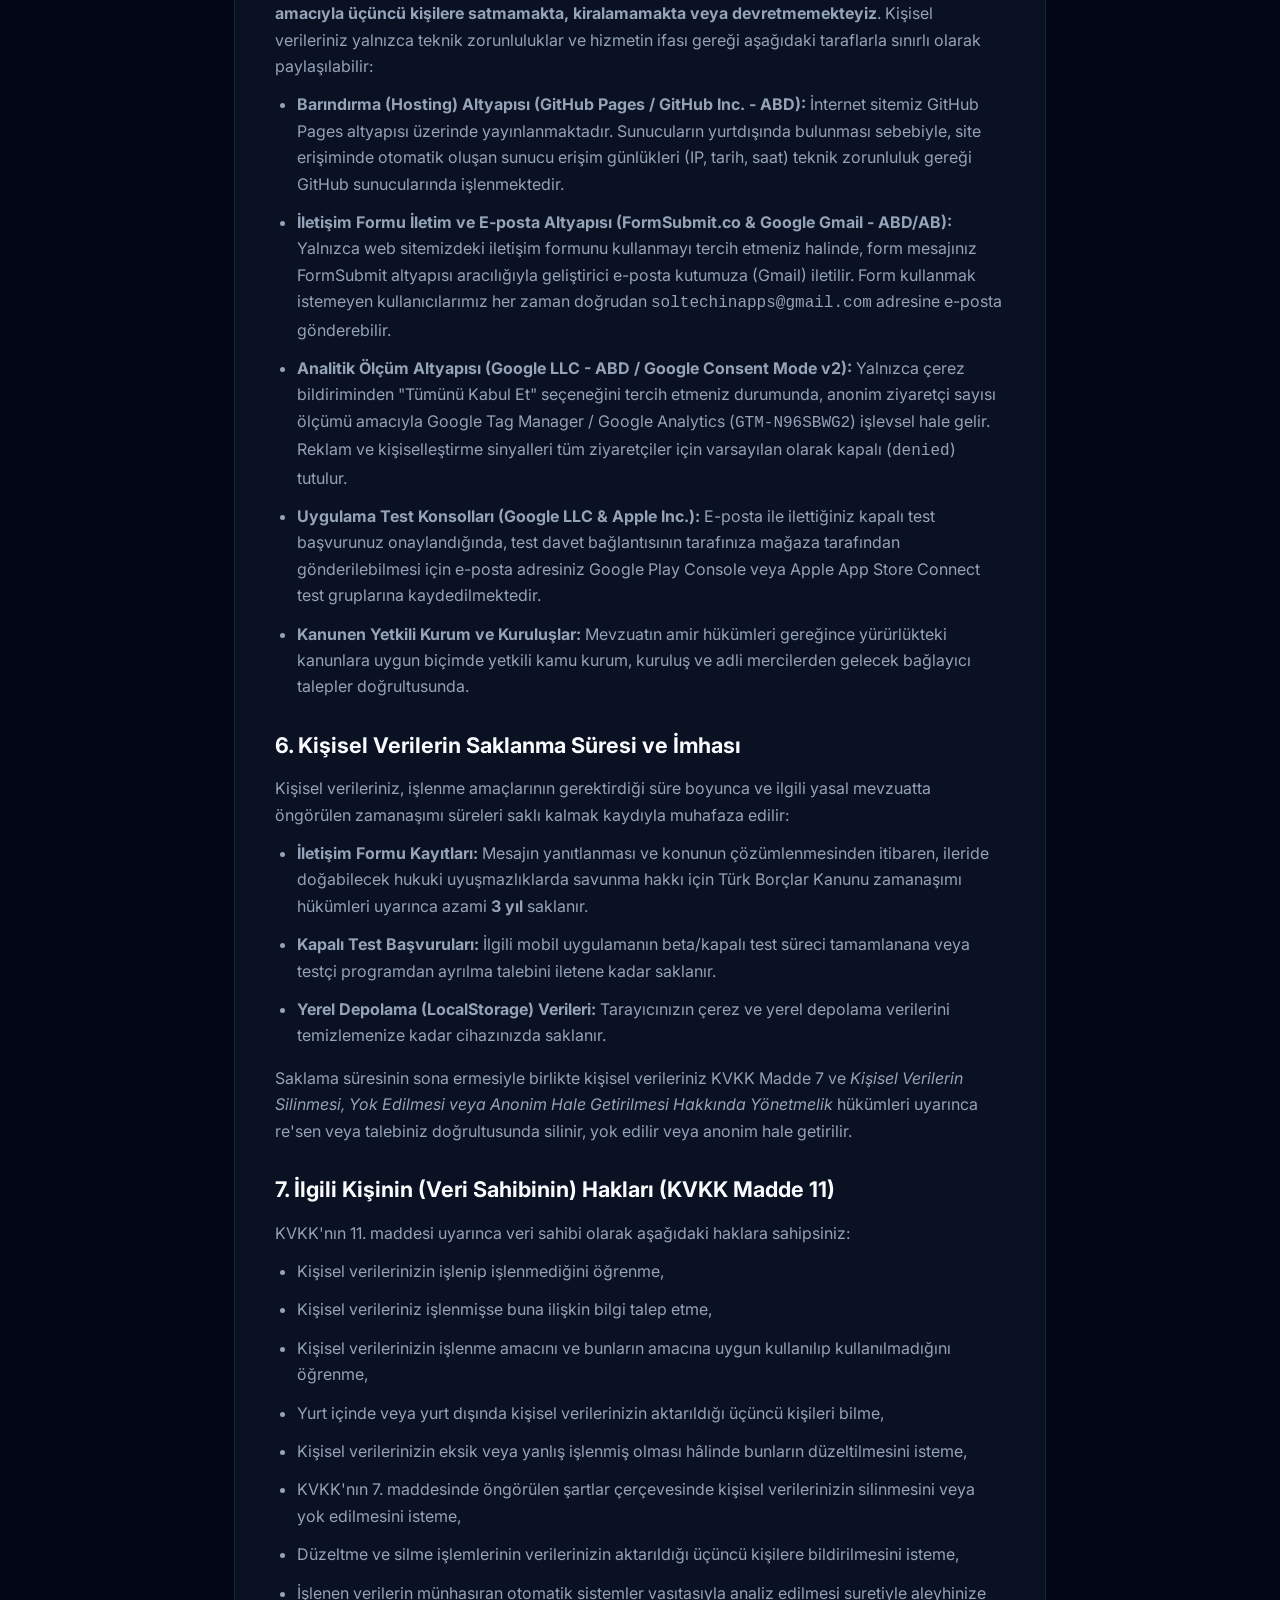
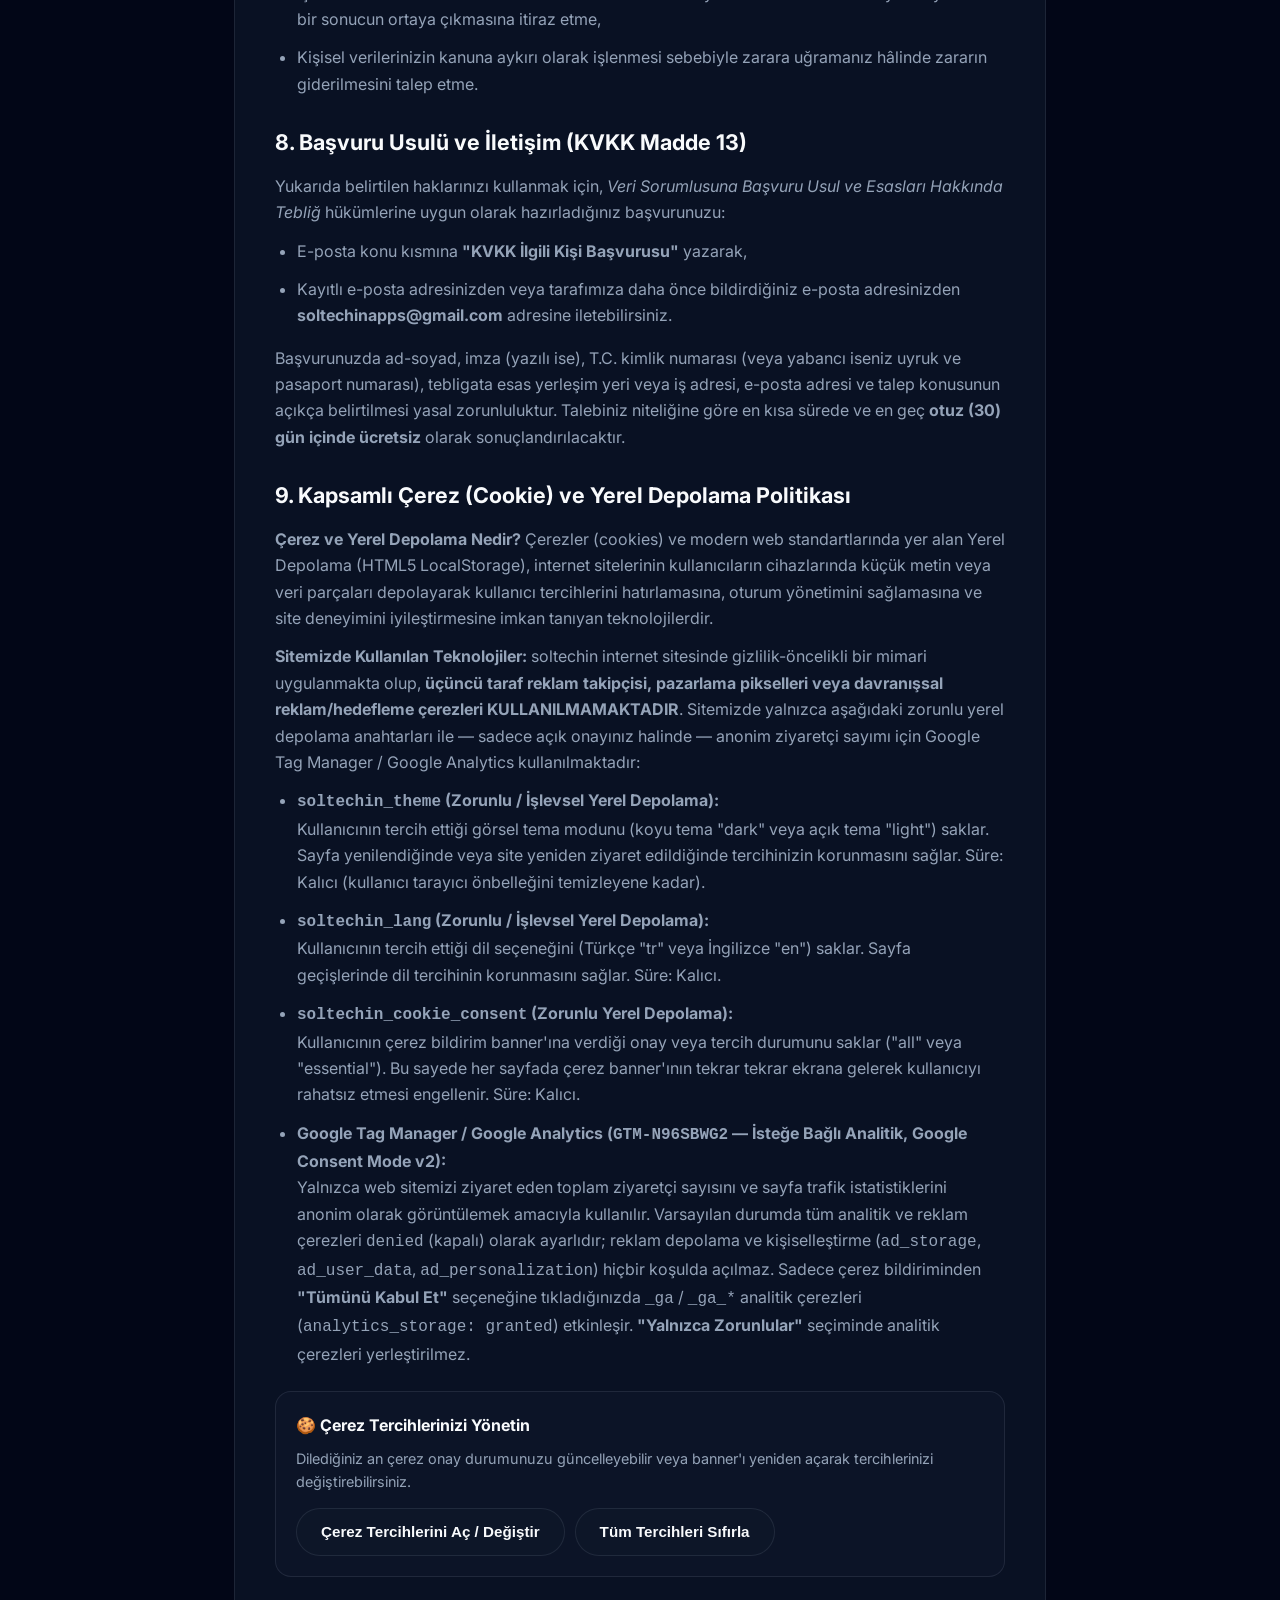
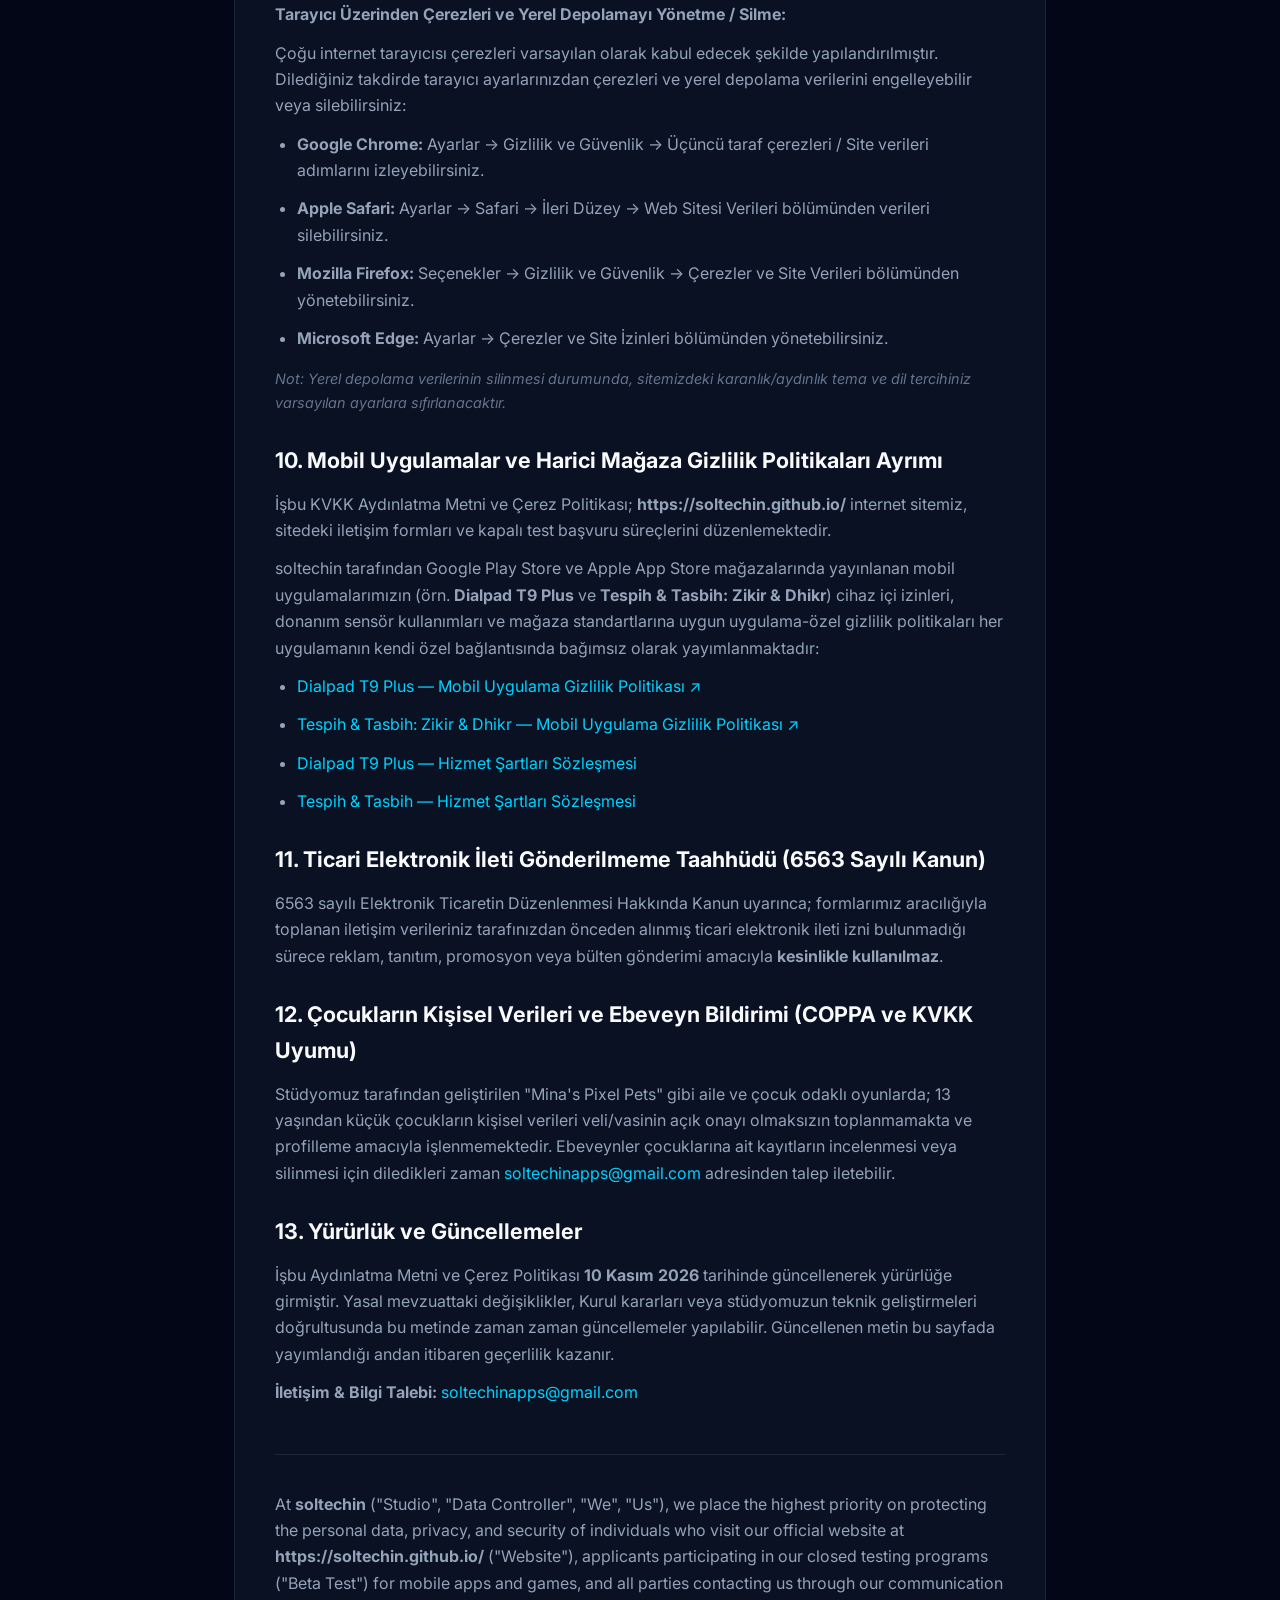
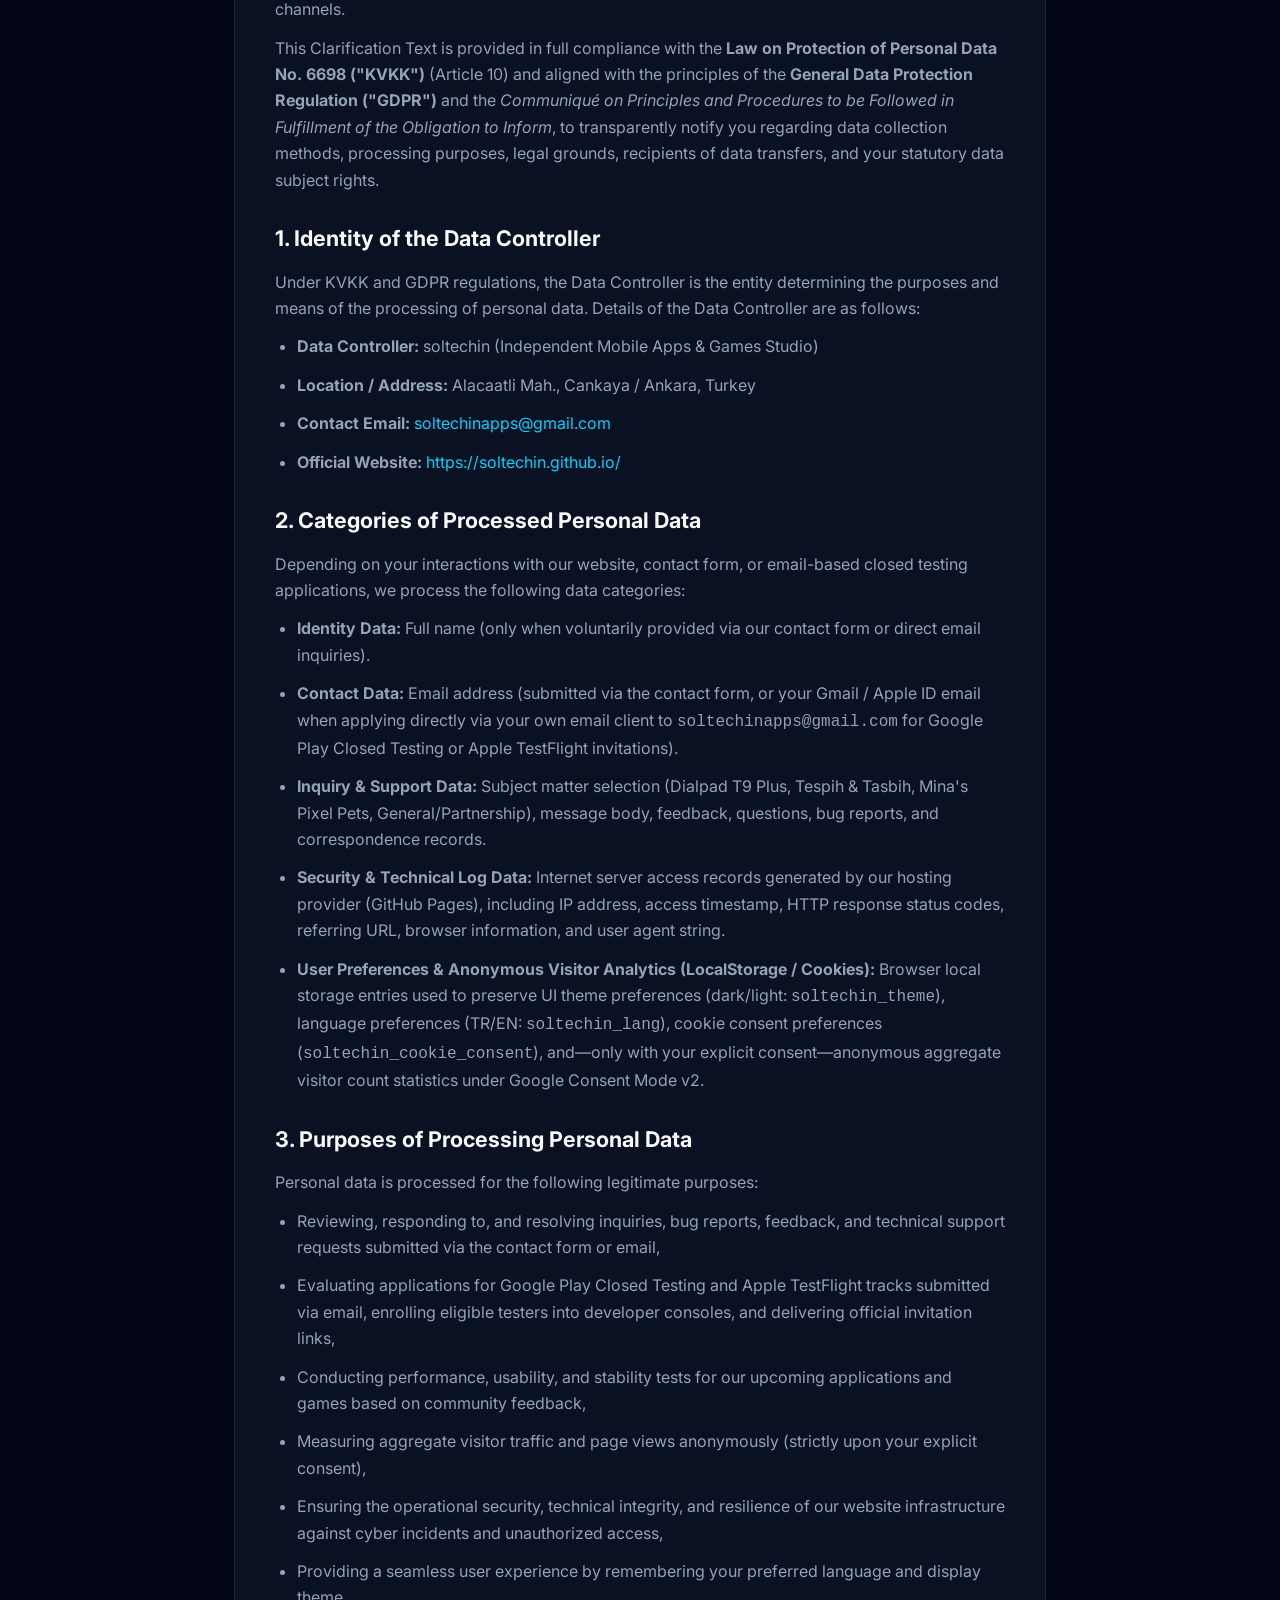
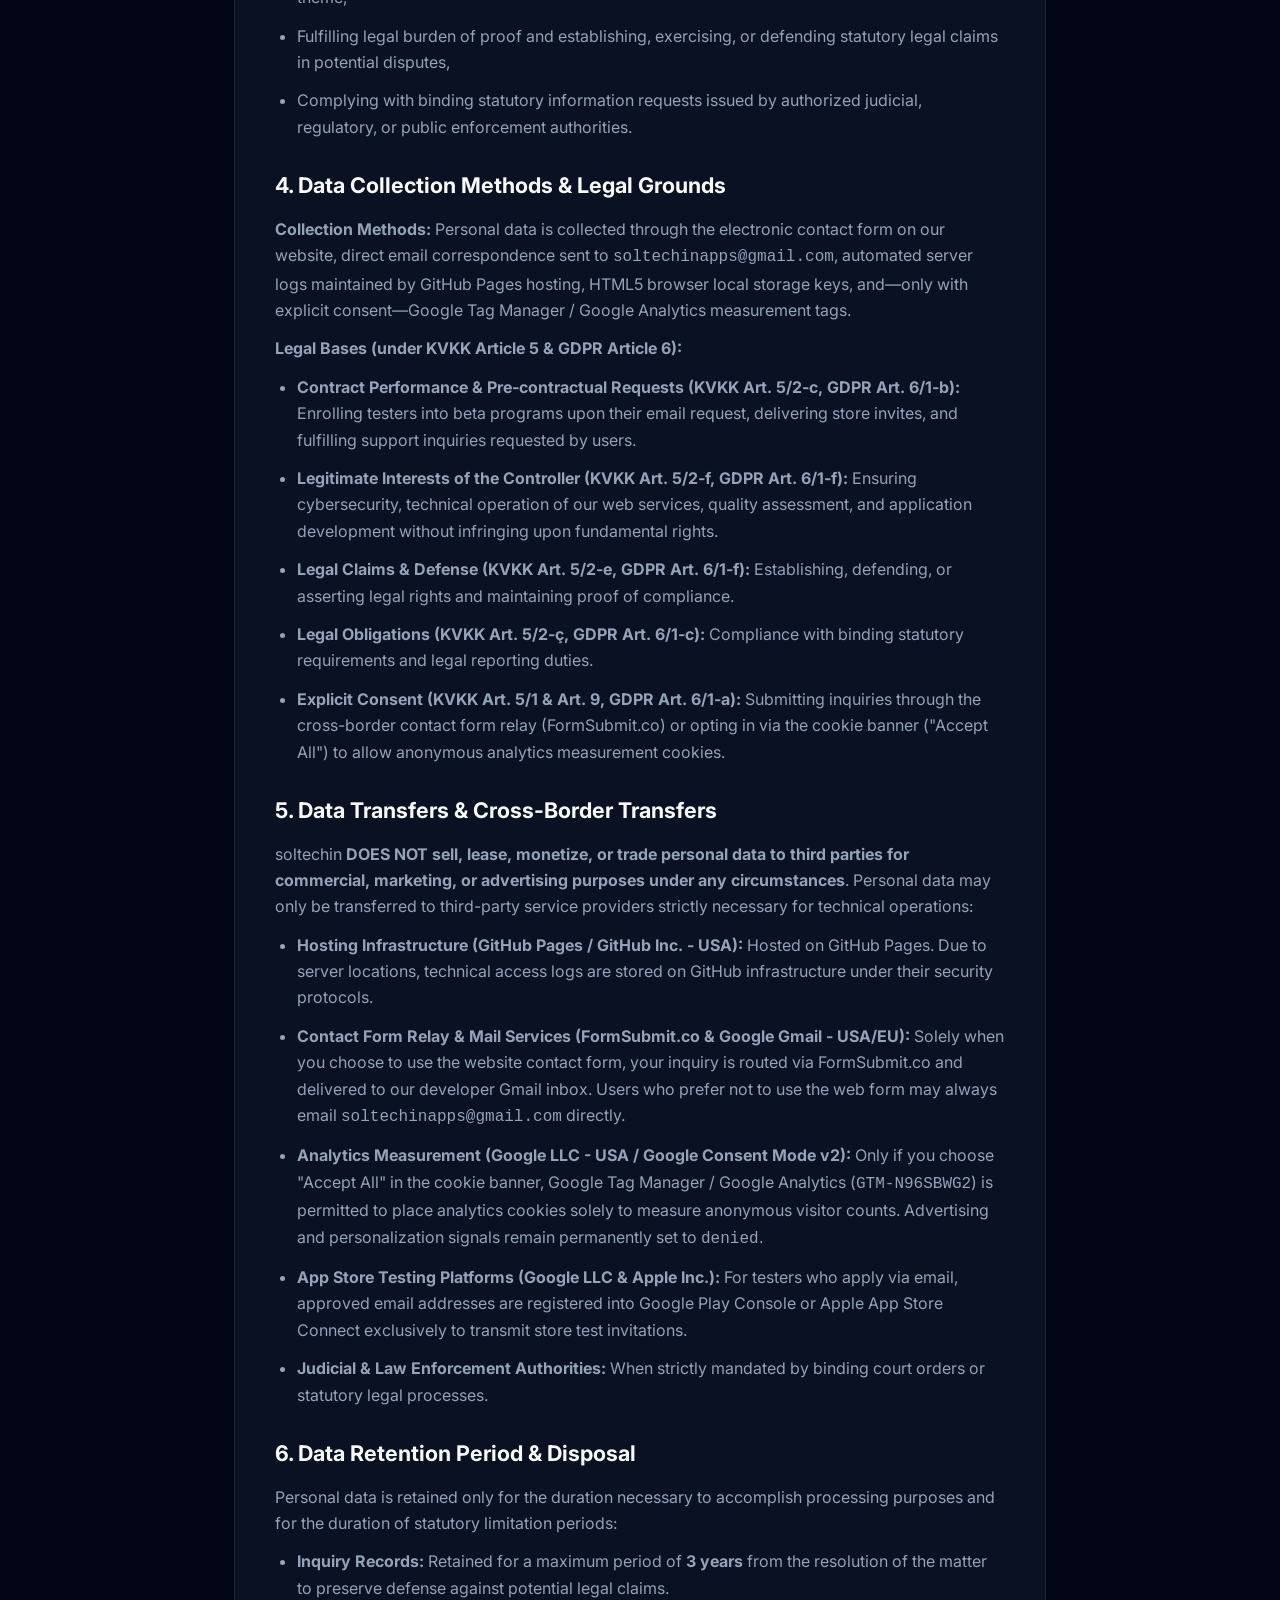
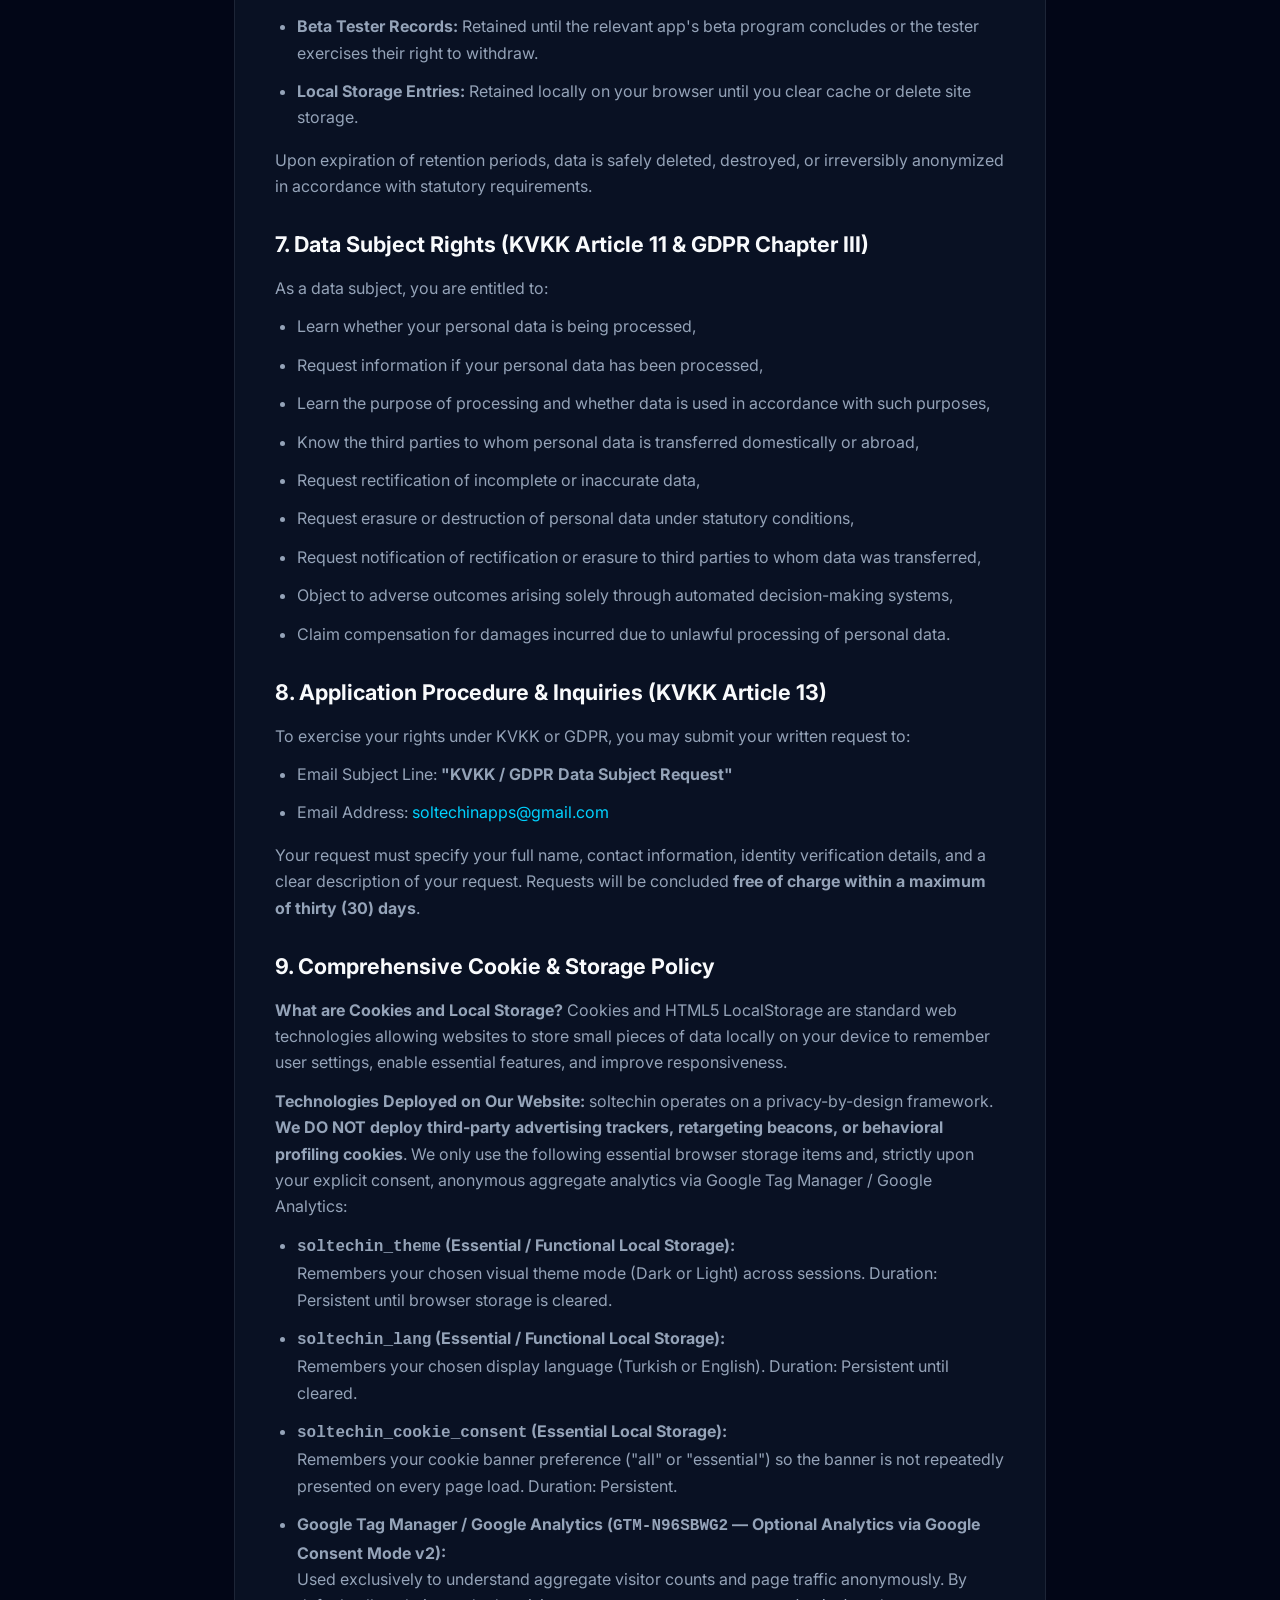
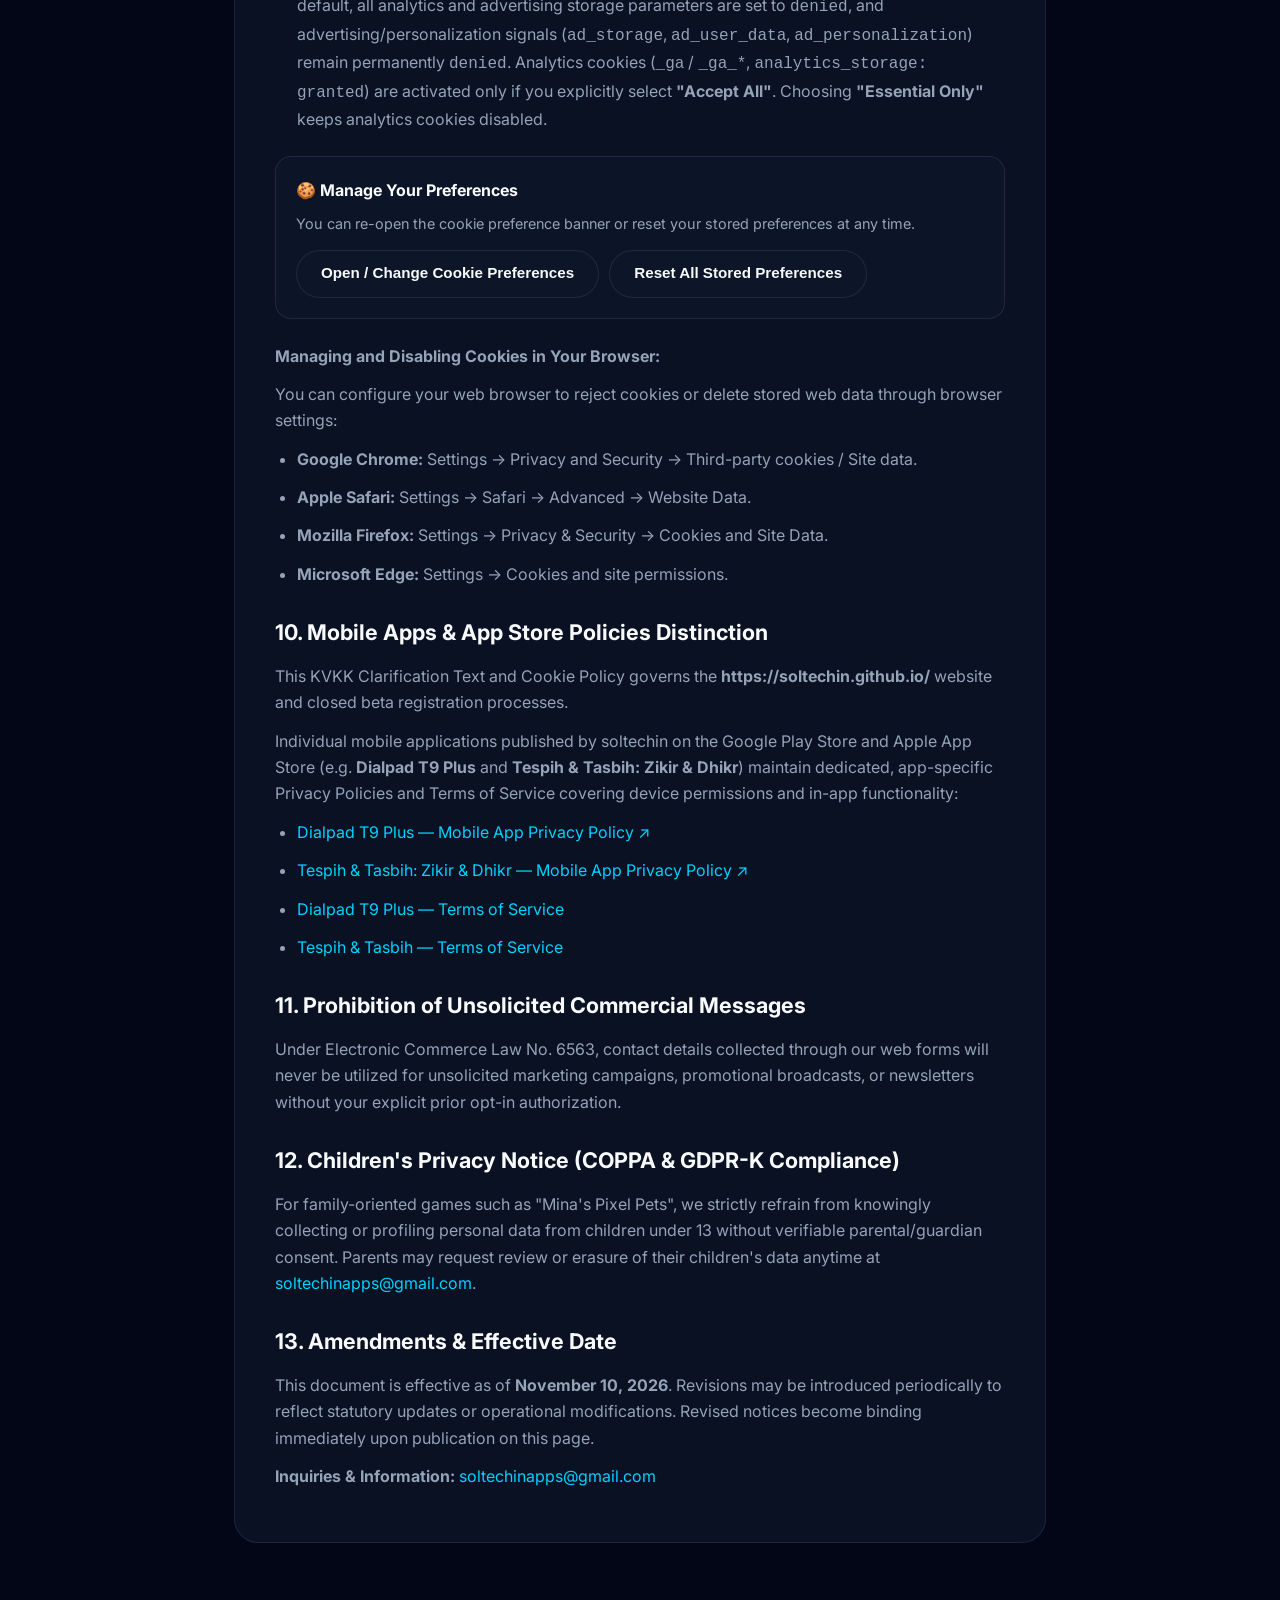
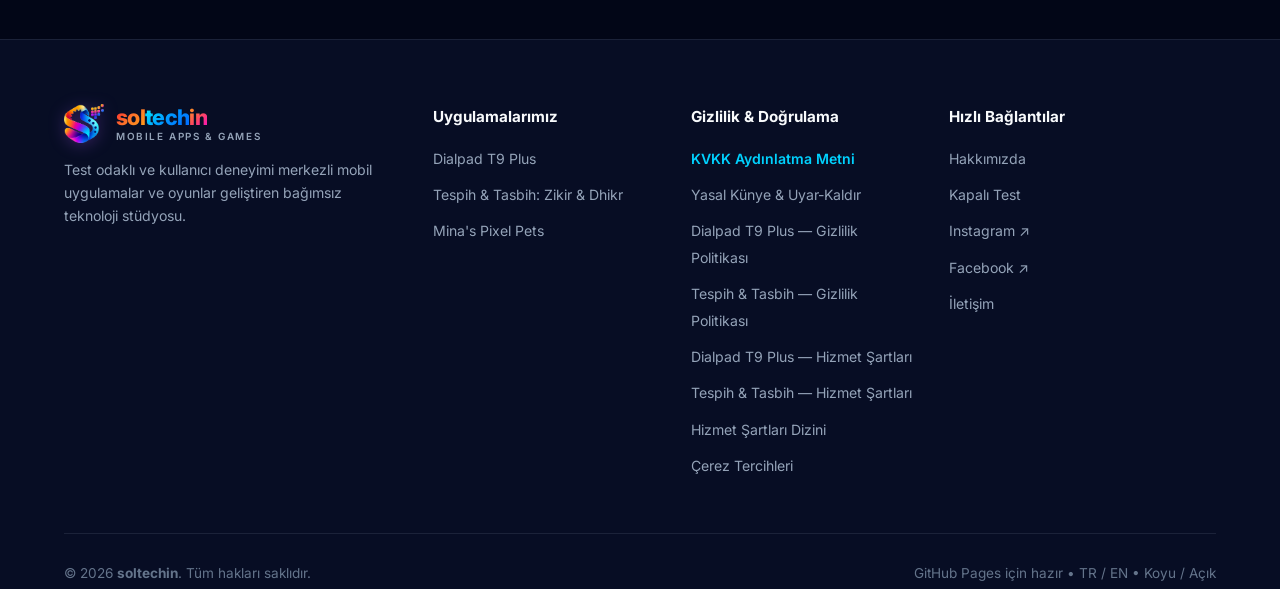
<file: kvkk.html>
<!DOCTYPE html>
<html lang="tr" data-theme="dark">
<head>
  <!-- Google Consent Mode v2 + Google Tag Manager -->
  <script>
    window.dataLayer = window.dataLayer || [];
    function gtag(){dataLayer.push(arguments);}
    (function() {
      var analyticsGranted = false;
      try {
        analyticsGranted = localStorage.getItem('soltechin_cookie_consent') === 'all';
      } catch (e) {}
      gtag('consent', 'default', {
        'ad_storage': 'denied',
        'ad_user_data': 'denied',
        'ad_personalization': 'denied',
        'analytics_storage': analyticsGranted ? 'granted' : 'denied',
        'wait_for_update': 500
      });
    })();
    gtag('js', new Date());
  </script>
  <script async src="https://www.googletagmanager.com/gtm.js?id=GTM-N96SBWG2"></script>
  <meta charset="UTF-8" />
  <meta name="viewport" content="width=device-width, initial-scale=1.0" />
  <title>KVKK Aydınlatma Metni &amp; Çerez Politikası — soltechin</title>
  <meta name="description" content="soltechin — 6698 sayılı KVKK Kapsamında Aydınlatma Metni, Kişisel Verilerin Korunması ve Çerez Politikası." />
  <link rel="canonical" href="https://soltechin.github.io/kvkk/index.html" />
  <link rel="icon" type="image/png" href="assets/img/favicon.png" />
  <link rel="preconnect" href="https://fonts.googleapis.com" />
  <link rel="preconnect" href="https://fonts.gstatic.com" crossorigin />
  <link href="https://fonts.googleapis.com/css2?family=Inter:wght@400;500;600;700;800&display=swap" rel="stylesheet" />
  <link rel="stylesheet" href="assets/css/style.css?v=11" />
</head>
<body>
  <div class="ambient-glow"></div>

  <!-- ==================== NAVBAR ==================== -->
  <header class="navbar">
    <div class="container navbar-inner">
      <a href="index.html" class="brand-logo">
        <img src="assets/img/logo-icon.png" alt="soltechin Logo" />
        <div class="brand-wordmark">
          <div class="brand-name"><span class="brand-sol">sol</span><span class="brand-tech">tech</span><span class="brand-in">in</span></div>
          <div class="brand-tagline">MOBILE APPS &amp; GAMES</div>
        </div>
      </a>
      <div class="nav-actions">
        <a href="index.html" class="control-btn">
          <span data-lang-block="tr">← Ana Sayfa</span>
          <span data-lang-block="en" style="display: none;">← Home</span>
        </a>
        <div class="lang-select-wrapper">
          <select id="langSelect" class="lang-select" aria-label="Dil / Language">
            <option value="tr">🇹🇷 TR</option>
            <option value="en">🇬🇧 EN</option>
          </select>
          <span class="lang-select-arrow" aria-hidden="true">▾</span>
        </div>
        <button class="control-btn" id="themeToggle" aria-label="Açık Temaya Geç" title="Açık Tema">☀️ Açık</button>
      </div>
    </div>
  </header>

  <!-- ==================== SUBPAGE HERO ==================== -->
  <div class="subpage-hero">
    <div class="container">
      <div class="breadcrumb">
        <a href="index.html">soltechin</a> <span>/</span>
        <strong>KVKK &amp; Privacy</strong>
      </div>
      <div class="section-badge" style="margin-bottom: 10px;">
        <span class="dot"></span>
        <span data-lang-block="tr">YASAL BİLDİRİM &amp; AYDINLATMA METNİ</span>
        <span data-lang-block="en" style="display: none;">LEGAL NOTICE &amp; DATA PRIVACY</span>
      </div>
      <h1 class="section-title" style="margin-bottom: 6px;">
        <span data-lang-block="tr">KVKK Aydınlatma Metni &amp; Çerez Politikası</span>
        <span data-lang-block="en" style="display: none;">KVKK Clarification Text &amp; Cookie Policy</span>
      </h1>
      <p style="color: var(--text-secondary);">
        <span data-lang-block="tr">Son Güncelleme: 10 Kasım 2026 | Veri Sorumlusu: soltechin</span>
        <span data-lang-block="en" style="display: none;">Last Updated: November 10, 2026 | Data Controller: soltechin</span>
      </p>
    </div>
  </div>

  <!-- ==================== LEGAL CARD ==================== -->
  <div class="legal-container">
    <div class="legal-card">

      <!-- ================= TÜRKÇE BÖLÜM ================= -->
      <div data-lang-block="tr" id="tr" class="legal-section">
        <p>
          <strong>soltechin</strong> ("Stüdyo", "Veri Sorumlusu", "Biz") olarak, <strong>https://soltechin.github.io/</strong> internet sitemizi ("Site") ziyaret eden kullanıcılarımızın, geliştirdiğimiz mobil uygulama ve oyunların kapalı test ("Beta Test") programlarına başvuran katılımcılarımızın ve bizimle iletişim kanallarımız üzerinden irtibat kuran tüm ilgililerin kişisel verilerinin korunmasına, gizliliğine ve güvenliğine büyük önem vermekteyiz.
        </p>
        <p>
          İşbu Aydınlatma Metni; <strong>6698 sayılı Kişisel Verilerin Korunması Kanunu ("KVKK")</strong> Madde 10 ve <em>Aydınlatma Yükümlülüğünün Yerine Getirilmesinde Uyulacak Usul ve Esaslar Hakkında Tebliğ</em> hükümleri kapsamında, kişisel verilerinizin toplanma yöntemleri, işlenme amaçları, hukuki sebepleri, kimlere ve hangi amaçlarla aktarılabileceği ile KVKK Madde 11 uyarınca sahip olduğunuz yasal haklar hususunda sizleri şeffaf bir şekilde bilgilendirmek amacıyla hazırlanmıştır.
        </p>

        <h2>1. Veri Sorumlusunun Kimliği</h2>
        <p>
          KVKK uyarınca "Veri Sorumlusu", kişisel verilerin işleme amaçlarını ve vasıtalarını belirleyen, veri kayıt sisteminin kurulmasından ve yönetilmesinden sorumlu olan tüzel veya gerçek kişidir. Bu kapsamda veri sorumlusu bilgileri aşağıdadır:
        </p>
        <ul>
          <li><strong>Veri Sorumlusu:</strong> soltechin (Bağımsız Mobil Uygulama &amp; Oyun Geliştirme Stüdyosu)</li>
          <li><strong>Yerleşim Yeri / Adres:</strong> Alacaatlı Mahallesi, Çankaya / Ankara, Türkiye</li>
          <li><strong>İletişim E-posta Adresi:</strong> <a href="mailto:soltechinapps@gmail.com" style="color: var(--brand-cyan);">soltechinapps@gmail.com</a></li>
          <li><strong>Resmi İnternet Sitesi:</strong> <a href="https://soltechin.github.io/" style="color: var(--brand-cyan);">https://soltechin.github.io/</a></li>
          <li><strong>VERBİS Sicil Durumu:</strong> Kişisel Verileri Koruma Kurulu'nun 2018/87 sayılı Kararı uyarınca, ana faaliyeti özel nitelikli veri olmayan, 50'den az çalışanı bulunan bağımsız geliştirici ve mikro işletmeler Veri Sorumluları Sicil Bilgi Sistemi'ne (VERBİS) kayıt yükümlülüğünden istisnadır.</li>
        </ul>

        <h2>2. İşlenen Kişisel Veriler ve Veri Kategorileri</h2>
        <p>
          Sitemizi ziyaretiniz, iletişim formumuzu doldurmanız veya e-posta yoluyla kapalı test programlarımıza başvurmanız esnasında aşağıdaki veri kategorileri işlenmektedir:
        </p>
        <ul>
          <li><strong>Kimlik Verisi:</strong> Adınız ve soyadınız (Yalnızca iletişim formu veya doğrudan e-posta üzerinden sizin tarafınızdan beyan edilmesi halinde).</li>
          <li><strong>İletişim Verisi:</strong> E-posta adresiniz (İletişim formu kanalıyla iletilen e-posta adresi veya Google Play Kapalı Test / Apple TestFlight davetiyesi için kendi e-posta istemcinizle <code>soltechinapps@gmail.com</code> adresine gönderdiğiniz Gmail / Apple ID e-postası).</li>
          <li><strong>Müşteri İşlem ve Talep Bilgisi:</strong> İletişim formu aracılığıyla seçilen konu başlığı (Dialpad T9 Plus, Tespih &amp; Tasbih, Mina's Pixel Pets, Genel/İş Birliği), mesaj metni, soru, öneri, hata (bug) bildirimi, geri bildirim ve talep içerikleri.</li>
          <li><strong>İşlem Güvenliği ve Teknik Kayıt Verileri:</strong> İnternet sitesi sunucu erişim günlükleri (GitHub Pages hosting altyapısı tarafından tutulan IP adresi, erişim tarihi ve saat damgası, HTTP yanıt kodları, yönlendiren URL (referrer), tarayıcı bilgisi ve kullanıcı aracısı (User-Agent)).</li>
          <li><strong>Kullanıcı Tercihleri ve Anonim Ziyaretçi İstatistikleri (LocalStorage / Çerezler):</strong> Sitemizde deneyiminizi kişiselleştirmek için tarayıcınızda saklanan arayüz tema tercihi (koyu/açık: <code>soltechin_theme</code>), dil tercihi (Türkçe/İngilizce: <code>soltechin_lang</code>), çerez onay tercihiniz (<code>soltechin_cookie_consent</code>) ve yalnızca açık rızanız halinde Google Consent Mode v2 çerçevesinde işlenen anonim ziyaretçi sayısı/sayfa görüntüleme istatistikleri.</li>
        </ul>

        <h2>3. Kişisel Verilerin İşlenme Amaçları</h2>
        <p>Kişisel verileriniz KVKK Madde 4'te düzenlenen genel ilkelere uygun olarak aşağıdaki amaçlarla işlenmektedir:</p>
        <ul>
          <li>İletişim formu veya doğrudan e-posta yoluyla ilettiğiniz soru, görüş, öneri, hata ve destek bildirimlerinin incelenmesi, cevaplandırılması ve kullanıcı memnuniyetinin sağlanması,</li>
          <li>Google Play Kapalı Test ve Apple TestFlight erken erişim programlarına e-posta yoluyla yaptığınız başvuruların değerlendirilmesi, geliştirici konsollarına (Google Play Console ve Apple App Store Connect) testçi olarak eklenmeniz ve test davet linklerinin tarafınıza ulaştırılması,</li>
          <li>Geliştirilmekte olan mobil uygulama ve oyunlarımızın (Dialpad T9 Plus, Tespih &amp; Tasbih, Mina's Pixel Pets vb.) performans, hata ve kullanıcı deneyimi testlerinin yürütülmesi,</li>
          <li>Sitemizi ziyaret eden toplam ziyaretçi sayısının ve sayfa performansının (yalnızca açık rızanız doğrultusunda) anonim olarak ölçülmesi,</li>
          <li>İnternet sitemizin bilgi güvenliğinin, sunucu sürekliliğinin ve teknik performansının temin edilmesi; kötü niyetli girişimlerin, siber saldırıların tespiti ve engellenmesi,</li>
          <li>Sitede kullanıcı tercihlerinize uygun görüntüleme (tema ve dil seçimi) deneyiminin sunulması ve bu tercihlerin bir sonraki ziyaretinizde hatırlanması,</li>
          <li>İleride doğabilecek olası hukuki uyuşmazlıklarda ispat yükümlülüğünün yerine getirilmesi, yasal haklarımızın tesisi, kullanılması veya savunulması,</li>
          <li>Yetkili idari, adli veya düzenleyici kamu kurum ve kuruluşlarından gelen bağlayıcı bilgi, belge ve bildirim taleplerinin mevzuata uygun şekilde karşılanması.</li>
        </ul>

        <h2>4. Kişisel Verilerin Toplanma Yöntemi ve Hukuki Sebepleri</h2>
        <p>
          <strong>Toplanma Yöntemi:</strong> Kişisel verileriniz; sitemizde yer alan İletişim Formu'nun sizin tarafınızdan doldurulması, doğrudan <code>soltechinapps@gmail.com</code> adresine e-posta gönderilmesi, tarayıcınızın sitemizi ziyareti esnasında otomatik olarak kaydedilen sunucu logları, yerel depolama mekanizmaları (localStorage) ve rıza vermeniz halinde Google Tag Manager / Google Analytics ölçüm etiketleri vasıtasıyla tamamen veya kısmen otomatik yöntemlerle toplanmaktadır.
        </p>
        <p>
          <strong>Hukuki Sebepler (KVKK Madde 5):</strong> Kişisel verileriniz Kanun'un 5. maddesinde belirtilen aşağıdaki hukuki sebepler doğrultusunda işlenmektedir:
        </p>
        <ul>
          <li><strong>Bir sözleşmenin kurulması veya ifasıyla doğrudan doğruya ilgili olması (KVKK m. 5/2-c):</strong> E-posta yoluyla yapılan kapalı test programı başvurusunun kabul edilmesi, test bağlantılarının gönderilmesi ve talep ettiğiniz desteğin sunulması.</li>
          <li><strong>Veri sorumlusunun meşru menfaatleri için veri işlenmesinin zorunlu olması (KVKK m. 5/2-f):</strong> Temel hak ve özgürlüklerinize zarar vermemek kaydıyla; sitemizin güvenliğinin sağlanması, teknik işleyişin denetlenmesi, hata raporlarının çözümlenmesi ve uygulama kalitesinin artırılması.</li>
          <li><strong>Bir hakkın tesisi, kullanılması veya korunması için veri işlemenin zorunlu olması (KVKK m. 5/2-e):</strong> Olası hukuki uyuşmazlıklarda delil saklama ve hak arama hürriyetinin kullanılması.</li>
          <li><strong>Veri sorumlusunun hukuki yükümlülüğünü yerine getirebilmesi için zorunlu olması (KVKK m. 5/2-ç):</strong> Yetkili resmi makamlarca talep edilen yasal bildirimlerin karşılanması.</li>
          <li><strong>Açık Rıza (KVKK m. 5/1 ve m. 9):</strong> İletişim formu aracılığıyla yurtdışı form sağlayıcısı üzerinden mesaj iletilmesi ve çerez banner'ında "Tümünü Kabul Et" tercihiyle analitik ölçüm çerezlerinin etkinleştirilmesi hallerinde.</li>
        </ul>

        <h2>5. Kişisel Verilerin Aktarılması ve Yurtdışı Aktarım Bildirimi</h2>
        <p>
          soltechin olarak, kullanıcılarımızın kişisel verilerini <strong>hiçbir koşulda ticari, reklam veya pazarlama amacıyla üçüncü kişilere satmamakta, kiralamamakta veya devretmemekteyiz</strong>. Kişisel verileriniz yalnızca teknik zorunluluklar ve hizmetin ifası gereği aşağıdaki taraflarla sınırlı olarak paylaşılabilir:
        </p>
        <ul>
          <li><strong>Barındırma (Hosting) Altyapısı (GitHub Pages / GitHub Inc. - ABD):</strong> İnternet sitemiz GitHub Pages altyapısı üzerinde yayınlanmaktadır. Sunucuların yurtdışında bulunması sebebiyle, site erişiminde otomatik oluşan sunucu erişim günlükleri (IP, tarih, saat) teknik zorunluluk gereği GitHub sunucularında işlenmektedir.</li>
          <li><strong>İletişim Formu İletim ve E-posta Altyapısı (FormSubmit.co &amp; Google Gmail - ABD/AB):</strong> Yalnızca web sitemizdeki iletişim formunu kullanmayı tercih etmeniz halinde, form mesajınız FormSubmit altyapısı aracılığıyla geliştirici e-posta kutumuza (Gmail) iletilir. Form kullanmak istemeyen kullanıcılarımız her zaman doğrudan <code>soltechinapps@gmail.com</code> adresine e-posta gönderebilir.</li>
          <li><strong>Analitik Ölçüm Altyapısı (Google LLC - ABD / Google Consent Mode v2):</strong> Yalnızca çerez bildiriminden "Tümünü Kabul Et" seçeneğini tercih etmeniz durumunda, anonim ziyaretçi sayısı ölçümü amacıyla Google Tag Manager / Google Analytics (<code>GTM-N96SBWG2</code>) işlevsel hale gelir. Reklam ve kişiselleştirme sinyalleri tüm ziyaretçiler için varsayılan olarak kapalı (<code>denied</code>) tutulur.</li>
          <li><strong>Uygulama Test Konsolları (Google LLC &amp; Apple Inc.):</strong> E-posta ile ilettiğiniz kapalı test başvurunuz onaylandığında, test davet bağlantısının tarafınıza mağaza tarafından gönderilebilmesi için e-posta adresiniz Google Play Console veya Apple App Store Connect test gruplarına kaydedilmektedir.</li>
          <li><strong>Kanunen Yetkili Kurum ve Kuruluşlar:</strong> Mevzuatın amir hükümleri gereğince yürürlükteki kanunlara uygun biçimde yetkili kamu kurum, kuruluş ve adli mercilerden gelecek bağlayıcı talepler doğrultusunda.</li>
        </ul>

        <h2>6. Kişisel Verilerin Saklanma Süresi ve İmhası</h2>
        <p>
          Kişisel verileriniz, işlenme amaçlarının gerektirdiği süre boyunca ve ilgili yasal mevzuatta öngörülen zamanaşımı süreleri saklı kalmak kaydıyla muhafaza edilir:
        </p>
        <ul>
          <li><strong>İletişim Formu Kayıtları:</strong> Mesajın yanıtlanması ve konunun çözümlenmesinden itibaren, ileride doğabilecek hukuki uyuşmazlıklarda savunma hakkı için Türk Borçlar Kanunu zamanaşımı hükümleri uyarınca azami <strong>3 yıl</strong> saklanır.</li>
          <li><strong>Kapalı Test Başvuruları:</strong> İlgili mobil uygulamanın beta/kapalı test süreci tamamlanana veya testçi programdan ayrılma talebini iletene kadar saklanır.</li>
          <li><strong>Yerel Depolama (LocalStorage) Verileri:</strong> Tarayıcınızın çerez ve yerel depolama verilerini temizlemenize kadar cihazınızda saklanır.</li>
        </ul>
        <p>
          Saklama süresinin sona ermesiyle birlikte kişisel verileriniz KVKK Madde 7 ve <em>Kişisel Verilerin Silinmesi, Yok Edilmesi veya Anonim Hale Getirilmesi Hakkında Yönetmelik</em> hükümleri uyarınca re'sen veya talebiniz doğrultusunda silinir, yok edilir veya anonim hale getirilir.
        </p>

        <h2>7. İlgili Kişinin (Veri Sahibinin) Hakları (KVKK Madde 11)</h2>
        <p>KVKK'nın 11. maddesi uyarınca veri sahibi olarak aşağıdaki haklara sahipsiniz:</p>
        <ul>
          <li>Kişisel verilerinizin işlenip işlenmediğini öğrenme,</li>
          <li>Kişisel verileriniz işlenmişse buna ilişkin bilgi talep etme,</li>
          <li>Kişisel verilerinizin işlenme amacını ve bunların amacına uygun kullanılıp kullanılmadığını öğrenme,</li>
          <li>Yurt içinde veya yurt dışında kişisel verilerinizin aktarıldığı üçüncü kişileri bilme,</li>
          <li>Kişisel verilerinizin eksik veya yanlış işlenmiş olması hâlinde bunların düzeltilmesini isteme,</li>
          <li>KVKK'nın 7. maddesinde öngörülen şartlar çerçevesinde kişisel verilerinizin silinmesini veya yok edilmesini isteme,</li>
          <li>Düzeltme ve silme işlemlerinin verilerinizin aktarıldığı üçüncü kişilere bildirilmesini isteme,</li>
          <li>İşlenen verilerin münhasıran otomatik sistemler vasıtasıyla analiz edilmesi suretiyle aleyhinize bir sonucun ortaya çıkmasına itiraz etme,</li>
          <li>Kişisel verilerinizin kanuna aykırı olarak işlenmesi sebebiyle zarara uğramanız hâlinde zararın giderilmesini talep etme.</li>
        </ul>

        <h2>8. Başvuru Usulü ve İletişim (KVKK Madde 13)</h2>
        <p>
          Yukarıda belirtilen haklarınızı kullanmak için, <em>Veri Sorumlusuna Başvuru Usul ve Esasları Hakkında Tebliğ</em> hükümlerine uygun olarak hazırladığınız başvurunuzu:
        </p>
        <ul>
          <li>E-posta konu kısmına <strong>"KVKK İlgili Kişi Başvurusu"</strong> yazarak,</li>
          <li>Kayıtlı e-posta adresinizden veya tarafımıza daha önce bildirdiğiniz e-posta adresinizden <strong>soltechinapps@gmail.com</strong> adresine iletebilirsiniz.</li>
        </ul>
        <p>
          Başvurunuzda ad-soyad, imza (yazılı ise), T.C. kimlik numarası (veya yabancı iseniz uyruk ve pasaport numarası), tebligata esas yerleşim yeri veya iş adresi, e-posta adresi ve talep konusunun açıkça belirtilmesi yasal zorunluluktur. Talebiniz niteliğine göre en kısa sürede ve en geç <strong>otuz (30) gün içinde ücretsiz</strong> olarak sonuçlandırılacaktır.
        </p>

        <!-- ================= ÇEREZ POLİTİKASI BÖLÜMÜ ================= -->
        <h2 id="cerez-politikasi">9. Kapsamlı Çerez (Cookie) ve Yerel Depolama Politikası</h2>
        <p>
          <strong>Çerez ve Yerel Depolama Nedir?</strong> Çerezler (cookies) ve modern web standartlarında yer alan Yerel Depolama (HTML5 LocalStorage), internet sitelerinin kullanıcıların cihazlarında küçük metin veya veri parçaları depolayarak kullanıcı tercihlerini hatırlamasına, oturum yönetimini sağlamasına ve site deneyimini iyileştirmesine imkan tanıyan teknolojilerdir.
        </p>
        <p>
          <strong>Sitemizde Kullanılan Teknolojiler:</strong> soltechin internet sitesinde gizlilik-öncelikli bir mimari uygulanmakta olup, <strong>üçüncü taraf reklam takipçisi, pazarlama pikselleri veya davranışsal reklam/hedefleme çerezleri KULLANILMAMAKTADIR</strong>. Sitemizde yalnızca aşağıdaki zorunlu yerel depolama anahtarları ile — sadece açık onayınız halinde — anonim ziyaretçi sayımı için Google Tag Manager / Google Analytics kullanılmaktadır:
        </p>
        <ul>
          <li>
            <strong><code>soltechin_theme</code> (Zorunlu / İşlevsel Yerel Depolama):</strong><br />
            Kullanıcının tercih ettiği görsel tema modunu (koyu tema "dark" veya açık tema "light") saklar. Sayfa yenilendiğinde veya site yeniden ziyaret edildiğinde tercihinizin korunmasını sağlar. Süre: Kalıcı (kullanıcı tarayıcı önbelleğini temizleyene kadar).
          </li>
          <li>
            <strong><code>soltechin_lang</code> (Zorunlu / İşlevsel Yerel Depolama):</strong><br />
            Kullanıcının tercih ettiği dil seçeneğini (Türkçe "tr" veya İngilizce "en") saklar. Sayfa geçişlerinde dil tercihinin korunmasını sağlar. Süre: Kalıcı.
          </li>
          <li>
            <strong><code>soltechin_cookie_consent</code> (Zorunlu Yerel Depolama):</strong><br />
            Kullanıcının çerez bildirim banner'ına verdiği onay veya tercih durumunu saklar ("all" veya "essential"). Bu sayede her sayfada çerez banner'ının tekrar tekrar ekrana gelerek kullanıcıyı rahatsız etmesi engellenir. Süre: Kalıcı.
          </li>
          <li>
            <strong>Google Tag Manager / Google Analytics (<code>GTM-N96SBWG2</code> — İsteğe Bağlı Analitik, Google Consent Mode v2):</strong><br />
            Yalnızca web sitemizi ziyaret eden toplam ziyaretçi sayısını ve sayfa trafik istatistiklerini anonim olarak görüntülemek amacıyla kullanılır. Varsayılan durumda tüm analitik ve reklam çerezleri <code>denied</code> (kapalı) olarak ayarlıdır; reklam depolama ve kişiselleştirme (<code>ad_storage</code>, <code>ad_user_data</code>, <code>ad_personalization</code>) hiçbir koşulda açılmaz. Sadece çerez bildiriminden <strong>"Tümünü Kabul Et"</strong> seçeneğine tıkladığınızda <code>_ga</code> / <code>_ga_*</code> analitik çerezleri (<code>analytics_storage: granted</code>) etkinleşir. <strong>"Yalnızca Zorunlular"</strong> seçiminde analitik çerezleri yerleştirilmez.
          </li>
        </ul>

        <div style="margin: 24px 0; padding: 20px; border-radius: var(--radius-md); background: var(--bg-elevated); border: 1px solid var(--border-color);">
          <h4 style="margin: 0 0 8px; font-size: 1rem; color: var(--text-primary);">🍪 Çerez Tercihlerinizi Yönetin</h4>
          <p style="margin: 0 0 14px; font-size: 0.9rem; color: var(--text-secondary);">
            Dilediğiniz an çerez onay durumunuzu güncelleyebilir veya banner'ı yeniden açarak tercihlerinizi değiştirebilirsiniz.
          </p>
          <div style="display: flex; gap: 10px; flex-wrap: wrap;">
            <button type="button" class="btn btn-secondary btn-sm" id="btnReopenCookies" data-open-cookie-settings>
              Çerez Tercihlerini Aç / Değiştir
            </button>
            <button type="button" class="btn btn-secondary btn-sm" id="btnClearPreferences">
              Tüm Tercihleri Sıfırla
            </button>
          </div>
          <p id="cookiePrefFeedback" style="display: none; margin: 10px 0 0; font-size: 0.85rem; color: #10b981; font-weight: 600;"></p>
        </div>

        <p><strong>Tarayıcı Üzerinden Çerezleri ve Yerel Depolamayı Yönetme / Silme:</strong></p>
        <p>
          Çoğu internet tarayıcısı çerezleri varsayılan olarak kabul edecek şekilde yapılandırılmıştır. Dilediğiniz takdirde tarayıcı ayarlarınızdan çerezleri ve yerel depolama verilerini engelleyebilir veya silebilirsiniz:
        </p>
        <ul>
          <li><strong>Google Chrome:</strong> Ayarlar → Gizlilik ve Güvenlik → Üçüncü taraf çerezleri / Site verileri adımlarını izleyebilirsiniz.</li>
          <li><strong>Apple Safari:</strong> Ayarlar → Safari → İleri Düzey → Web Sitesi Verileri bölümünden verileri silebilirsiniz.</li>
          <li><strong>Mozilla Firefox:</strong> Seçenekler → Gizlilik ve Güvenlik → Çerezler ve Site Verileri bölümünden yönetebilirsiniz.</li>
          <li><strong>Microsoft Edge:</strong> Ayarlar → Çerezler ve Site İzinleri bölümünden yönetebilirsiniz.</li>
        </ul>
        <p style="font-size: 0.9rem; color: var(--text-muted);">
          <em>Not: Yerel depolama verilerinin silinmesi durumunda, sitemizdeki karanlık/aydınlık tema ve dil tercihiniz varsayılan ayarlara sıfırlanacaktır.</em>
        </p>

        <h2>10. Mobil Uygulamalar ve Harici Mağaza Gizlilik Politikaları Ayrımı</h2>
        <p>
          İşbu KVKK Aydınlatma Metni ve Çerez Politikası; <strong>https://soltechin.github.io/</strong> internet sitemiz, sitedeki iletişim formları ve kapalı test başvuru süreçlerini düzenlemektedir.
        </p>
        <p>
          soltechin tarafından Google Play Store ve Apple App Store mağazalarında yayınlanan mobil uygulamalarımızın (örn. <strong>Dialpad T9 Plus</strong> ve <strong>Tespih &amp; Tasbih: Zikir &amp; Dhikr</strong>) cihaz içi izinleri, donanım sensör kullanımları ve mağaza standartlarına uygun uygulama-özel gizlilik politikaları her uygulamanın kendi özel bağlantısında bağımsız olarak yayımlanmaktadır:
        </p>
        <ul>
          <li><a href="https://soltechin.github.io/privacy-policies/dialt9plus/" target="_blank" rel="noopener" style="color: var(--brand-cyan);">Dialpad T9 Plus — Mobil Uygulama Gizlilik Politikası ↗</a></li>
          <li><a href="https://soltechin.github.io/privacy-policies/" target="_blank" rel="noopener" style="color: var(--brand-cyan);">Tespih &amp; Tasbih: Zikir &amp; Dhikr — Mobil Uygulama Gizlilik Politikası ↗</a></li>
          <li><a href="../terms/dialpad-t9-plus/index.html" style="color: var(--brand-cyan);">Dialpad T9 Plus — Hizmet Şartları Sözleşmesi</a></li>
          <li><a href="../terms/tespih-tasbih/index.html" style="color: var(--brand-cyan);">Tespih &amp; Tasbih — Hizmet Şartları Sözleşmesi</a></li>
        </ul>

        <h2>11. Ticari Elektronik İleti Gönderilmeme Taahhüdü (6563 Sayılı Kanun)</h2>
        <p>
          6563 sayılı Elektronik Ticaretin Düzenlenmesi Hakkında Kanun uyarınca; formlarımız aracılığıyla toplanan iletişim verileriniz tarafınızdan önceden alınmış ticari elektronik ileti izni bulunmadığı sürece reklam, tanıtım, promosyon veya bülten gönderimi amacıyla <strong>kesinlikle kullanılmaz</strong>.
        </p>

        <h2>12. Çocukların Kişisel Verileri ve Ebeveyn Bildirimi (COPPA ve KVKK Uyumu)</h2>
        <p>
          Stüdyomuz tarafından geliştirilen "Mina's Pixel Pets" gibi aile ve çocuk odaklı oyunlarda; 13 yaşından küçük çocukların kişisel verileri veli/vasinin açık onayı olmaksızın toplanmamakta ve profilleme amacıyla işlenmemektedir. Ebeveynler çocuklarına ait kayıtların incelenmesi veya silinmesi için diledikleri zaman <a href="mailto:soltechinapps@gmail.com" style="color: var(--brand-cyan);">soltechinapps@gmail.com</a> adresinden talep iletebilir.
        </p>

        <h2>13. Yürürlük ve Güncellemeler</h2>
        <p>
          İşbu Aydınlatma Metni ve Çerez Politikası <strong>10 Kasım 2026</strong> tarihinde güncellenerek yürürlüğe girmiştir. Yasal mevzuattaki değişiklikler, Kurul kararları veya stüdyomuzun teknik geliştirmeleri doğrultusunda bu metinde zaman zaman güncellemeler yapılabilir. Güncellenen metin bu sayfada yayımlandığı andan itibaren geçerlilik kazanır.
        </p>
        <p>
          <strong>İletişim &amp; Bilgi Talebi:</strong> <a href="mailto:soltechinapps@gmail.com" style="color: var(--brand-cyan);">soltechinapps@gmail.com</a>
        </p>
      </div>

      <!-- ================= LEGAL DIVIDER ================= -->
      <hr class="legal-divider" />

      <!-- ================= ENGLISH SECTION ================= -->
      <div data-lang-block="en" id="en" class="legal-section" style="display: none;">
        <p>
          At <strong>soltechin</strong> ("Studio", "Data Controller", "We", "Us"), we place the highest priority on protecting the personal data, privacy, and security of individuals who visit our official website at <strong>https://soltechin.github.io/</strong> ("Website"), applicants participating in our closed testing programs ("Beta Test") for mobile apps and games, and all parties contacting us through our communication channels.
        </p>
        <p>
          This Clarification Text is provided in full compliance with the <strong>Law on Protection of Personal Data No. 6698 ("KVKK")</strong> (Article 10) and aligned with the principles of the <strong>General Data Protection Regulation ("GDPR")</strong> and the <em>Communiqué on Principles and Procedures to be Followed in Fulfillment of the Obligation to Inform</em>, to transparently notify you regarding data collection methods, processing purposes, legal grounds, recipients of data transfers, and your statutory data subject rights.
        </p>

        <h2>1. Identity of the Data Controller</h2>
        <p>
          Under KVKK and GDPR regulations, the Data Controller is the entity determining the purposes and means of the processing of personal data. Details of the Data Controller are as follows:
        </p>
        <ul>
          <li><strong>Data Controller:</strong> soltechin (Independent Mobile Apps &amp; Games Studio)</li>
          <li><strong>Location / Address:</strong> Alacaatli Mah., Cankaya / Ankara, Turkey</li>
          <li><strong>Contact Email:</strong> <a href="mailto:soltechinapps@gmail.com" style="color: var(--brand-cyan);">soltechinapps@gmail.com</a></li>
          <li><strong>Official Website:</strong> <a href="https://soltechin.github.io/" style="color: var(--brand-cyan);">https://soltechin.github.io/</a></li>
        </ul>

        <h2>2. Categories of Processed Personal Data</h2>
        <p>
          Depending on your interactions with our website, contact form, or email-based closed testing applications, we process the following data categories:
        </p>
        <ul>
          <li><strong>Identity Data:</strong> Full name (only when voluntarily provided via our contact form or direct email inquiries).</li>
          <li><strong>Contact Data:</strong> Email address (submitted via the contact form, or your Gmail / Apple ID email when applying directly via your own email client to <code>soltechinapps@gmail.com</code> for Google Play Closed Testing or Apple TestFlight invitations).</li>
          <li><strong>Inquiry &amp; Support Data:</strong> Subject matter selection (Dialpad T9 Plus, Tespih &amp; Tasbih, Mina's Pixel Pets, General/Partnership), message body, feedback, questions, bug reports, and correspondence records.</li>
          <li><strong>Security &amp; Technical Log Data:</strong> Internet server access records generated by our hosting provider (GitHub Pages), including IP address, access timestamp, HTTP response status codes, referring URL, browser information, and user agent string.</li>
          <li><strong>User Preferences &amp; Anonymous Visitor Analytics (LocalStorage / Cookies):</strong> Browser local storage entries used to preserve UI theme preferences (dark/light: <code>soltechin_theme</code>), language preferences (TR/EN: <code>soltechin_lang</code>), cookie consent preferences (<code>soltechin_cookie_consent</code>), and—only with your explicit consent—anonymous aggregate visitor count statistics under Google Consent Mode v2.</li>
        </ul>

        <h2>3. Purposes of Processing Personal Data</h2>
        <p>Personal data is processed for the following legitimate purposes:</p>
        <ul>
          <li>Reviewing, responding to, and resolving inquiries, bug reports, feedback, and technical support requests submitted via the contact form or email,</li>
          <li>Evaluating applications for Google Play Closed Testing and Apple TestFlight tracks submitted via email, enrolling eligible testers into developer consoles, and delivering official invitation links,</li>
          <li>Conducting performance, usability, and stability tests for our upcoming applications and games based on community feedback,</li>
          <li>Measuring aggregate visitor traffic and page views anonymously (strictly upon your explicit consent),</li>
          <li>Ensuring the operational security, technical integrity, and resilience of our website infrastructure against cyber incidents and unauthorized access,</li>
          <li>Providing a seamless user experience by remembering your preferred language and display theme,</li>
          <li>Fulfilling legal burden of proof and establishing, exercising, or defending statutory legal claims in potential disputes,</li>
          <li>Complying with binding statutory information requests issued by authorized judicial, regulatory, or public enforcement authorities.</li>
        </ul>

        <h2>4. Data Collection Methods &amp; Legal Grounds</h2>
        <p>
          <strong>Collection Methods:</strong> Personal data is collected through the electronic contact form on our website, direct email correspondence sent to <code>soltechinapps@gmail.com</code>, automated server logs maintained by GitHub Pages hosting, HTML5 browser local storage keys, and—only with explicit consent—Google Tag Manager / Google Analytics measurement tags.
        </p>
        <p>
          <strong>Legal Bases (under KVKK Article 5 &amp; GDPR Article 6):</strong>
        </p>
        <ul>
          <li><strong>Contract Performance &amp; Pre-contractual Requests (KVKK Art. 5/2-c, GDPR Art. 6/1-b):</strong> Enrolling testers into beta programs upon their email request, delivering store invites, and fulfilling support inquiries requested by users.</li>
          <li><strong>Legitimate Interests of the Controller (KVKK Art. 5/2-f, GDPR Art. 6/1-f):</strong> Ensuring cybersecurity, technical operation of our web services, quality assessment, and application development without infringing upon fundamental rights.</li>
          <li><strong>Legal Claims &amp; Defense (KVKK Art. 5/2-e, GDPR Art. 6/1-f):</strong> Establishing, defending, or asserting legal rights and maintaining proof of compliance.</li>
          <li><strong>Legal Obligations (KVKK Art. 5/2-ç, GDPR Art. 6/1-c):</strong> Compliance with binding statutory requirements and legal reporting duties.</li>
          <li><strong>Explicit Consent (KVKK Art. 5/1 &amp; Art. 9, GDPR Art. 6/1-a):</strong> Submitting inquiries through the cross-border contact form relay (FormSubmit.co) or opting in via the cookie banner ("Accept All") to allow anonymous analytics measurement cookies.</li>
        </ul>

        <h2>5. Data Transfers &amp; Cross-Border Transfers</h2>
        <p>
          soltechin <strong>DOES NOT sell, lease, monetize, or trade personal data to third parties for commercial, marketing, or advertising purposes under any circumstances</strong>. Personal data may only be transferred to third-party service providers strictly necessary for technical operations:
        </p>
        <ul>
          <li><strong>Hosting Infrastructure (GitHub Pages / GitHub Inc. - USA):</strong> Hosted on GitHub Pages. Due to server locations, technical access logs are stored on GitHub infrastructure under their security protocols.</li>
          <li><strong>Contact Form Relay &amp; Mail Services (FormSubmit.co &amp; Google Gmail - USA/EU):</strong> Solely when you choose to use the website contact form, your inquiry is routed via FormSubmit.co and delivered to our developer Gmail inbox. Users who prefer not to use the web form may always email <code>soltechinapps@gmail.com</code> directly.</li>
          <li><strong>Analytics Measurement (Google LLC - USA / Google Consent Mode v2):</strong> Only if you choose "Accept All" in the cookie banner, Google Tag Manager / Google Analytics (<code>GTM-N96SBWG2</code>) is permitted to place analytics cookies solely to measure anonymous visitor counts. Advertising and personalization signals remain permanently set to <code>denied</code>.</li>
          <li><strong>App Store Testing Platforms (Google LLC &amp; Apple Inc.):</strong> For testers who apply via email, approved email addresses are registered into Google Play Console or Apple App Store Connect exclusively to transmit store test invitations.</li>
          <li><strong>Judicial &amp; Law Enforcement Authorities:</strong> When strictly mandated by binding court orders or statutory legal processes.</li>
        </ul>

        <h2>6. Data Retention Period &amp; Disposal</h2>
        <p>
          Personal data is retained only for the duration necessary to accomplish processing purposes and for the duration of statutory limitation periods:
        </p>
        <ul>
          <li><strong>Inquiry Records:</strong> Retained for a maximum period of <strong>3 years</strong> from the resolution of the matter to preserve defense against potential legal claims.</li>
          <li><strong>Beta Tester Records:</strong> Retained until the relevant app's beta program concludes or the tester exercises their right to withdraw.</li>
          <li><strong>Local Storage Entries:</strong> Retained locally on your browser until you clear cache or delete site storage.</li>
        </ul>
        <p>
          Upon expiration of retention periods, data is safely deleted, destroyed, or irreversibly anonymized in accordance with statutory requirements.
        </p>

        <h2>7. Data Subject Rights (KVKK Article 11 &amp; GDPR Chapter III)</h2>
        <p>As a data subject, you are entitled to:</p>
        <ul>
          <li>Learn whether your personal data is being processed,</li>
          <li>Request information if your personal data has been processed,</li>
          <li>Learn the purpose of processing and whether data is used in accordance with such purposes,</li>
          <li>Know the third parties to whom personal data is transferred domestically or abroad,</li>
          <li>Request rectification of incomplete or inaccurate data,</li>
          <li>Request erasure or destruction of personal data under statutory conditions,</li>
          <li>Request notification of rectification or erasure to third parties to whom data was transferred,</li>
          <li>Object to adverse outcomes arising solely through automated decision-making systems,</li>
          <li>Claim compensation for damages incurred due to unlawful processing of personal data.</li>
        </ul>

        <h2>8. Application Procedure &amp; Inquiries (KVKK Article 13)</h2>
        <p>
          To exercise your rights under KVKK or GDPR, you may submit your written request to:
        </p>
        <ul>
          <li>Email Subject Line: <strong>"KVKK / GDPR Data Subject Request"</strong></li>
          <li>Email Address: <a href="mailto:soltechinapps@gmail.com" style="color: var(--brand-cyan);">soltechinapps@gmail.com</a></li>
        </ul>
        <p>
          Your request must specify your full name, contact information, identity verification details, and a clear description of your request. Requests will be concluded <strong>free of charge within a maximum of thirty (30) days</strong>.
        </p>

        <!-- ================= COOKIE POLICY (EN) ================= -->
        <h2>9. Comprehensive Cookie &amp; Storage Policy</h2>
        <p>
          <strong>What are Cookies and Local Storage?</strong> Cookies and HTML5 LocalStorage are standard web technologies allowing websites to store small pieces of data locally on your device to remember user settings, enable essential features, and improve responsiveness.
        </p>
        <p>
          <strong>Technologies Deployed on Our Website:</strong> soltechin operates on a privacy-by-design framework. <strong>We DO NOT deploy third-party advertising trackers, retargeting beacons, or behavioral profiling cookies</strong>. We only use the following essential browser storage items and, strictly upon your explicit consent, anonymous aggregate analytics via Google Tag Manager / Google Analytics:
        </p>
        <ul>
          <li>
            <strong><code>soltechin_theme</code> (Essential / Functional Local Storage):</strong><br />
            Remembers your chosen visual theme mode (Dark or Light) across sessions. Duration: Persistent until browser storage is cleared.
          </li>
          <li>
            <strong><code>soltechin_lang</code> (Essential / Functional Local Storage):</strong><br />
            Remembers your chosen display language (Turkish or English). Duration: Persistent until cleared.
          </li>
          <li>
            <strong><code>soltechin_cookie_consent</code> (Essential Local Storage):</strong><br />
            Remembers your cookie banner preference ("all" or "essential") so the banner is not repeatedly presented on every page load. Duration: Persistent.
          </li>
          <li>
            <strong>Google Tag Manager / Google Analytics (<code>GTM-N96SBWG2</code> — Optional Analytics via Google Consent Mode v2):</strong><br />
            Used exclusively to understand aggregate visitor counts and page traffic anonymously. By default, all analytics and advertising storage parameters are set to <code>denied</code>, and advertising/personalization signals (<code>ad_storage</code>, <code>ad_user_data</code>, <code>ad_personalization</code>) remain permanently <code>denied</code>. Analytics cookies (<code>_ga</code> / <code>_ga_*</code>, <code>analytics_storage: granted</code>) are activated only if you explicitly select <strong>"Accept All"</strong>. Choosing <strong>"Essential Only"</strong> keeps analytics cookies disabled.
          </li>
        </ul>

        <div style="margin: 24px 0; padding: 20px; border-radius: var(--radius-md); background: var(--bg-elevated); border: 1px solid var(--border-color);">
          <h4 style="margin: 0 0 8px; font-size: 1rem; color: var(--text-primary);">🍪 Manage Your Preferences</h4>
          <p style="margin: 0 0 14px; font-size: 0.9rem; color: var(--text-secondary);">
            You can re-open the cookie preference banner or reset your stored preferences at any time.
          </p>
          <div style="display: flex; gap: 10px; flex-wrap: wrap;">
            <button type="button" class="btn btn-secondary btn-sm" data-open-cookie-settings>
              Open / Change Cookie Preferences
            </button>
            <button type="button" class="btn btn-secondary btn-sm" id="btnClearPreferencesEn">
              Reset All Stored Preferences
            </button>
          </div>
          <p id="cookiePrefFeedbackEn" style="display: none; margin: 10px 0 0; font-size: 0.85rem; color: #10b981; font-weight: 600;"></p>
        </div>

        <p><strong>Managing and Disabling Cookies in Your Browser:</strong></p>
        <p>
          You can configure your web browser to reject cookies or delete stored web data through browser settings:
        </p>
        <ul>
          <li><strong>Google Chrome:</strong> Settings → Privacy and Security → Third-party cookies / Site data.</li>
          <li><strong>Apple Safari:</strong> Settings → Safari → Advanced → Website Data.</li>
          <li><strong>Mozilla Firefox:</strong> Settings → Privacy &amp; Security → Cookies and Site Data.</li>
          <li><strong>Microsoft Edge:</strong> Settings → Cookies and site permissions.</li>
        </ul>

        <h2>10. Mobile Apps &amp; App Store Policies Distinction</h2>
        <p>
          This KVKK Clarification Text and Cookie Policy governs the <strong>https://soltechin.github.io/</strong> website and closed beta registration processes.
        </p>
        <p>
          Individual mobile applications published by soltechin on the Google Play Store and Apple App Store (e.g. <strong>Dialpad T9 Plus</strong> and <strong>Tespih &amp; Tasbih: Zikir &amp; Dhikr</strong>) maintain dedicated, app-specific Privacy Policies and Terms of Service covering device permissions and in-app functionality:
        </p>
        <ul>
          <li><a href="https://soltechin.github.io/privacy-policies/dialt9plus/" target="_blank" rel="noopener" style="color: var(--brand-cyan);">Dialpad T9 Plus — Mobile App Privacy Policy ↗</a></li>
          <li><a href="https://soltechin.github.io/privacy-policies/" target="_blank" rel="noopener" style="color: var(--brand-cyan);">Tespih &amp; Tasbih: Zikir &amp; Dhikr — Mobile App Privacy Policy ↗</a></li>
          <li><a href="../terms/dialpad-t9-plus/index.html" style="color: var(--brand-cyan);">Dialpad T9 Plus — Terms of Service</a></li>
          <li><a href="../terms/tespih-tasbih/index.html" style="color: var(--brand-cyan);">Tespih &amp; Tasbih — Terms of Service</a></li>
        </ul>

        <h2>11. Prohibition of Unsolicited Commercial Messages</h2>
        <p>
          Under Electronic Commerce Law No. 6563, contact details collected through our web forms will never be utilized for unsolicited marketing campaigns, promotional broadcasts, or newsletters without your explicit prior opt-in authorization.
        </p>

        <h2>12. Children's Privacy Notice (COPPA &amp; GDPR-K Compliance)</h2>
        <p>
          For family-oriented games such as "Mina's Pixel Pets", we strictly refrain from knowingly collecting or profiling personal data from children under 13 without verifiable parental/guardian consent. Parents may request review or erasure of their children's data anytime at <a href="mailto:soltechinapps@gmail.com" style="color: var(--brand-cyan);">soltechinapps@gmail.com</a>.
        </p>

        <h2>13. Amendments &amp; Effective Date</h2>
        <p>
          This document is effective as of <strong>November 10, 2026</strong>. Revisions may be introduced periodically to reflect statutory updates or operational modifications. Revised notices become binding immediately upon publication on this page.
        </p>
        <p>
          <strong>Inquiries &amp; Information:</strong> <a href="mailto:soltechinapps@gmail.com" style="color: var(--brand-cyan);">soltechinapps@gmail.com</a>
        </p>
      </div>

    </div>
  </div>

  <!-- ==================== FOOTER ==================== -->
  <footer class="footer">
    <div class="container">
      <div class="footer-grid">
        <div class="footer-col">
          <a href="index.html" class="brand-logo" style="margin-bottom: 14px;">
            <img src="assets/img/logo-icon.png" alt="soltechin" />
            <div class="brand-wordmark">
              <div class="brand-name"><span class="brand-sol">sol</span><span class="brand-tech">tech</span><span class="brand-in">in</span></div>
              <div class="brand-tagline">MOBILE APPS &amp; GAMES</div>
            </div>
          </a>
          <p style="font-size: 0.88rem; color: var(--text-secondary);" data-i18n="footer.desc">
            Test odaklı ve kullanıcı deneyimi merkezli mobil uygulamalar ve oyunlar geliştiren bağımsız teknoloji stüdyosu.
          </p>
        </div>

        <div class="footer-col">
          <h4 data-i18n="footer.col.apps">Uygulamalarımız</h4>
          <ul>
            <li><a href="../apps/dialpad-t9-plus/index.html">Dialpad T9 Plus</a></li>
            <li><a href="../apps/tespih-tasbih/index.html">Tespih &amp; Tasbih: Zikir &amp; Dhikr</a></li>
            <li><a href="../apps/minaspixelpets/index.html" data-i18n="footer.app3">Mina's Pixel Pets</a></li>
          </ul>
        </div>

        <div class="footer-col">
          <h4 data-i18n="footer.col.legal">Gizlilik &amp; Doğrulama</h4>
          <ul>
            <li><a href="kvkk/index.html" style="color: var(--brand-cyan); font-weight: 600;" data-i18n="footer.legal.kvkk">KVKK Aydınlatma Metni</a></li>
            <li><a href="kunye/index.html" data-i18n="footer.legal.imprint">Yasal Künye &amp; Uyar-Kaldır</a></li>
            <li><a href="https://soltechin.github.io/privacy-policies/dialt9plus/" data-i18n="footer.privacy.dialpad">Dialpad T9 Plus — Gizlilik Politikası</a></li>
            <li><a href="https://soltechin.github.io/privacy-policies/" data-i18n="footer.privacy.tespih">Tespih &amp; Tasbih — Gizlilik Politikası</a></li>
            <li><a href="../terms/dialpad-t9-plus/index.html">Dialpad T9 Plus — Hizmet Şartları</a></li>
            <li><a href="../terms/tespih-tasbih/index.html">Tespih &amp; Tasbih — Hizmet Şartları</a></li>
            <li><a href="terms/index.html">Hizmet Şartları Dizini</a></li>
            <li><a href="#cookie-settings" data-open-cookie-settings data-i18n="footer.legal.cookies">Çerez Tercihleri</a></li>
          </ul>
        </div>

        <div class="footer-col">
          <h4 data-i18n="footer.col.links">Hızlı Bağlantılar</h4>
          <ul>
            <li><a href="index.html#about" data-i18n="nav.about">Hakkımızda</a></li>
            <li><a href="beta-test.html" data-i18n="nav.beta">Kapalı Test</a></li>
            <li><a href="https://www.instagram.com/soltechinapps/" target="_blank" rel="noopener">Instagram ↗</a></li>
            <li><a href="https://www.facebook.com/share/1H6FeoC8x4/" target="_blank" rel="noopener">Facebook ↗</a></li>
            <li><a href="index.html#contact" data-i18n="nav.contact">İletişim</a></li>
          </ul>
        </div>
      </div>

      <div class="footer-bottom">
        <span>© 2026 <strong>soltechin</strong>. <span data-i18n="footer.rights">Tüm hakları saklıdır.</span></span>
        <span data-i18n="footer.pages_info">GitHub Pages için hazır • TR / EN • Koyu / Açık</span>
      </div>
    </div>
  </footer>

  <script src="assets/js/main.js?v=11"></script>
  <script>
    document.addEventListener("DOMContentLoaded", () => {
      const btnClear = document.getElementById("btnClearPreferences");
      const btnClearEn = document.getElementById("btnClearPreferencesEn");
      const feedbacks = [
        document.getElementById("cookiePrefFeedback"),
        document.getElementById("cookiePrefFeedbackEn")
      ].filter(Boolean);

      function handleClear() {
        const lang = localStorage.getItem("soltechin_lang") || "tr";
        localStorage.removeItem("soltechin_cookie_consent");
        localStorage.removeItem("soltechin_theme");
        localStorage.removeItem("soltechin_lang");
        if (typeof window.gtag === "function") {
          window.gtag("consent", "update", {
            ad_storage: "denied",
            ad_user_data: "denied",
            ad_personalization: "denied",
            analytics_storage: "denied"
          });
        }
        feedbacks.forEach((el) => {
          el.textContent = lang === "tr"
            ? "✓ Tercihleriniz sıfırlandı. Sayfa yenileniyor..."
            : "✓ Preferences cleared. Reloading page...";
          el.style.display = "block";
        });
        setTimeout(() => {
          window.location.reload();
        }, 800);
      }

      if (btnClear) btnClear.addEventListener("click", handleClear);
      if (btnClearEn) btnClearEn.addEventListener("click", handleClear);
    });
  </script>
</body>
</html>
</file>
<file: assets/css/style.css>
/* ==========================================================================
   soltechin — Mobile Apps & Games
   Apple / Stripe Inspired Design System (Dark & Light Theme)
   ========================================================================== */

:root {
  /* Shared Design Tokens */
  --brand-cyan: #00d2ff;
  --brand-blue: #2563eb;
  --brand-purple: #a855f7;
  --brand-pink: #ec4899;
  --brand-orange: #f59e0b;
  --brand-gradient: linear-gradient(135deg, #00d2ff 0%, #a855f7 50%, #ec4899 78%, #f59e0b 100%);
  --brand-gradient-subtle: linear-gradient(135deg, rgba(0, 210, 255, 0.14) 0%, rgba(168, 85, 247, 0.14) 50%, rgba(245, 158, 11, 0.14) 100%);
  --radius-sm: 10px;
  --radius-md: 16px;
  --radius-lg: 24px;
  --radius-xl: 32px;
  --radius-full: 9999px;
  --container-max: 1200px;
  --transition: all 0.28s cubic-bezier(0.16, 1, 0.3, 1);

  /* Dark Theme Defaults */
  --bg-primary: #020617;
  --bg-secondary: #070d24;
  --bg-elevated: rgba(15, 23, 42, 0.72);
  --bg-card: rgba(15, 23, 42, 0.65);
  --bg-card-hover: rgba(30, 41, 59, 0.82);
  --bg-glass: rgba(7, 13, 36, 0.78);
  --text-primary: #f8fafc;
  --text-secondary: #94a3b8;
  --text-muted: #64748b;
  --border-color: rgba(148, 163, 184, 0.14);
  --border-highlight: rgba(56, 189, 248, 0.35);
  --shadow-sm: 0 4px 20px -2px rgba(0, 0, 0, 0.45);
  --shadow-lg: 0 24px 48px -12px rgba(0, 0, 0, 0.65);
  --shadow-glow: 0 0 60px -15px rgba(168, 85, 247, 0.35);
  --hero-logo-bg: #010413;
  --code-bg: rgba(2, 6, 23, 0.85);
  --logo-sol: linear-gradient(135deg, #fa2032 0%, #fd742a 50%, #ffa016 100%);
  --logo-tech: linear-gradient(135deg, #00f0ff 0%, #0099ff 50%, #0066ff 100%);
  --logo-in: linear-gradient(135deg, #ffa016 0%, #fd4c5b 50%, #f809c7 100%);
  --brand-tagline-color: #94a3b8;
}

[data-theme="dark"] {
  --bg-primary: #020617;
  --bg-secondary: #070d24;
  --bg-elevated: rgba(15, 23, 42, 0.72);
  --bg-card: rgba(15, 23, 42, 0.65);
  --bg-card-hover: rgba(30, 41, 59, 0.82);
  --bg-glass: rgba(7, 13, 36, 0.78);
  --text-primary: #f8fafc;
  --text-secondary: #94a3b8;
  --text-muted: #64748b;
  --border-color: rgba(148, 163, 184, 0.14);
  --border-highlight: rgba(56, 189, 248, 0.35);
  --shadow-sm: 0 4px 20px -2px rgba(0, 0, 0, 0.45);
  --shadow-lg: 0 24px 48px -12px rgba(0, 0, 0, 0.65);
  --shadow-glow: 0 0 60px -15px rgba(168, 85, 247, 0.35);
  --hero-logo-bg: #010413;
  --code-bg: rgba(2, 6, 23, 0.85);
  --logo-sol: linear-gradient(135deg, #fa2032 0%, #fd742a 50%, #ffa016 100%);
  --logo-tech: linear-gradient(135deg, #00f0ff 0%, #0099ff 50%, #0066ff 100%);
  --logo-in: linear-gradient(135deg, #ffa016 0%, #fd4c5b 50%, #f809c7 100%);
  --brand-tagline-color: #94a3b8;
  --brand-cyan: #00d2ff;
}

[data-theme="light"] {
  --bg-primary: #ffffff;
  --bg-secondary: #f8fafc;
  --bg-elevated: rgba(255, 255, 255, 0.88);
  --bg-card: rgba(255, 255, 255, 0.92);
  --bg-card-hover: #ffffff;
  --bg-glass: rgba(255, 255, 255, 0.82);
  --text-primary: #0f172a;
  --text-secondary: #475569;
  --text-muted: #64748b;
  --border-color: rgba(15, 23, 42, 0.09);
  --border-highlight: rgba(168, 85, 247, 0.35);
  --shadow-sm: 0 4px 20px -2px rgba(15, 23, 42, 0.06);
  --shadow-lg: 0 24px 48px -12px rgba(15, 23, 42, 0.1);
  --shadow-glow: 0 12px 45px -10px rgba(168, 85, 247, 0.18);
  --hero-logo-bg: #fefefe;
  --code-bg: #f1f5f9;
  --logo-sol: linear-gradient(135deg, #e11d48 0%, #f97316 60%, #ea580c 100%);
  --logo-tech: linear-gradient(135deg, #0284c7 0%, #0369a1 40%, #1d4ed8 100%);
  --logo-in: linear-gradient(135deg, #ea580c 0%, #e11d48 60%, #c026d3 100%);
  --brand-tagline-color: #334155;
  --brand-cyan: #0369a1;
}

* {
  box-sizing: border-box;
  margin: 0;
  padding: 0;
}

html {
  scroll-behavior: smooth;
  font-family: 'Inter', -apple-system, BlinkMacSystemFont, 'SF Pro Display', 'Segoe UI', Roboto, sans-serif;
}

body {
  background-color: var(--bg-primary);
  color: var(--text-primary);
  line-height: 1.65;
  font-size: 16px;
  overflow-x: hidden;
  transition: background-color 0.3s ease, color 0.3s ease;
  -webkit-font-smoothing: antialiased;
}

/* Ambient Background Mesh (Stripe / Apple style) */
.ambient-glow {
  position: fixed;
  top: 0;
  left: 0;
  width: 100%;
  height: 100vh;
  pointer-events: none;
  z-index: -1;
  overflow: hidden;
}

.ambient-glow::before {
  content: '';
  position: absolute;
  top: -20%;
  left: 15%;
  width: 55vw;
  height: 55vw;
  max-width: 700px;
  max-height: 700px;
  background: radial-gradient(circle, rgba(0, 210, 255, 0.13) 0%, rgba(168, 85, 247, 0.1) 45%, transparent 70%);
  filter: blur(70px);
}

.ambient-glow::after {
  content: '';
  position: absolute;
  top: 10%;
  right: 10%;
  width: 45vw;
  height: 45vw;
  max-width: 600px;
  max-height: 600px;
  background: radial-gradient(circle, rgba(236, 72, 153, 0.1) 0%, rgba(245, 158, 11, 0.08) 45%, transparent 70%);
  filter: blur(80px);
}

.container {
  max-width: var(--container-max);
  margin: 0 auto;
  padding: 0 24px;
}

a {
  color: inherit;
  text-decoration: none;
  transition: var(--transition);
}

ul {
  list-style: none;
}

/* Typography & Gradient Text */
.gradient-text {
  background: var(--brand-gradient);
  -webkit-background-clip: text;
  background-clip: text;
  color: transparent;
  display: inline-block;
}

.section-badge {
  display: inline-flex;
  align-items: center;
  gap: 8px;
  padding: 6px 14px;
  border-radius: var(--radius-full);
  background: var(--brand-gradient-subtle);
  border: 1px solid var(--border-highlight);
  font-size: 0.8125rem;
  font-weight: 600;
  letter-spacing: 0.04em;
  margin-bottom: 16px;
}

.section-badge .dot {
  width: 7px;
  height: 7px;
  border-radius: 50%;
  background: var(--brand-gradient);
}

.section-header {
  text-align: center;
  max-width: 720px;
  margin: 0 auto 56px;
}

.section-title {
  font-size: clamp(2rem, 4vw, 2.75rem);
  font-weight: 800;
  letter-spacing: -0.03em;
  line-height: 1.18;
  margin-bottom: 16px;
}

.section-subtitle {
  font-size: 1.1rem;
  color: var(--text-secondary);
}

section {
  padding: 96px 0;
  position: relative;
}

/* ==========================================================================
   Navbar
   ========================================================================== */
.navbar {
  position: sticky;
  top: 0;
  z-index: 1000;
  background: var(--bg-glass);
  backdrop-filter: blur(20px);
  -webkit-backdrop-filter: blur(20px);
  border-bottom: 1px solid var(--border-color);
  transition: var(--transition);
}

.navbar-inner {
  display: flex;
  align-items: center;
  justify-content: space-between;
  height: 76px;
}

.brand-logo {
  display: flex;
  align-items: center;
  gap: 12px;
  font-weight: 800;
  font-size: 1.35rem;
  letter-spacing: -0.03em;
}

.brand-logo img {
  width: 40px;
  height: 40px;
  object-fit: contain;
  filter: drop-shadow(0 2px 8px rgba(168, 85, 247, 0.3));
}

.brand-wordmark {
  display: flex;
  flex-direction: column;
  line-height: 1.05;
}

.brand-wordmark .brand-name {
  display: inline-flex;
  align-items: baseline;
  font-size: 1.35rem;
  font-weight: 800;
  letter-spacing: -0.03em;
}

.brand-wordmark .brand-name span {
  display: inline-block;
  -webkit-background-clip: text;
  background-clip: text;
  color: transparent;
  transition: background-image 0.3s ease;
}

.brand-wordmark .brand-name .brand-sol {
  background-image: var(--logo-sol);
}

.brand-wordmark .brand-name .brand-tech {
  background-image: var(--logo-tech);
}

.brand-wordmark .brand-name .brand-in {
  background-image: var(--logo-in);
}

.brand-wordmark .brand-tagline {
  font-size: 0.62rem;
  font-weight: 600;
  letter-spacing: 0.16em;
  color: var(--brand-tagline-color, var(--text-secondary));
  margin-top: 2px;
}

.nav-links {
  display: flex;
  align-items: center;
  gap: 28px;
}

.nav-links a {
  font-size: 0.9375rem;
  font-weight: 500;
  color: var(--text-secondary);
}

.nav-links a:hover,
.nav-links a.active {
  color: var(--text-primary);
}

.nav-actions {
  display: flex;
  align-items: center;
  gap: 10px;
}

.control-btn {
  display: inline-flex;
  align-items: center;
  justify-content: center;
  gap: 6px;
  height: 38px;
  padding: 0 13px;
  border-radius: var(--radius-full);
  border: 1px solid var(--border-color);
  background: var(--bg-card);
  color: var(--text-primary);
  font-size: 0.825rem;
  font-weight: 600;
  cursor: pointer;
  transition: var(--transition);
}

.control-btn:hover {
  border-color: var(--border-highlight);
  transform: translateY(-1px);
}

/* Language Combo Dropdown */
.lang-select-wrapper {
  position: relative;
  display: inline-flex;
  align-items: center;
}

.lang-select {
  appearance: none;
  -webkit-appearance: none;
  -moz-appearance: none;
  height: 38px;
  padding: 0 26px 0 12px;
  border-radius: var(--radius-full);
  border: 1px solid var(--border-color);
  background: var(--bg-card);
  color: var(--text-primary);
  font-family: inherit;
  font-size: 0.825rem;
  font-weight: 600;
  cursor: pointer;
  transition: var(--transition);
  outline: none;
}

.lang-select:hover {
  border-color: var(--border-highlight);
  background: var(--bg-card-hover);
  transform: translateY(-1px);
}

.lang-select:focus {
  border-color: var(--brand-cyan);
  box-shadow: 0 0 0 2px rgba(0, 210, 255, 0.25);
}

.lang-select option {
  background: var(--bg-primary);
  color: var(--text-primary);
  font-size: 0.85rem;
  padding: 8px 12px;
}

.lang-select-arrow {
  position: absolute;
  right: 10px;
  pointer-events: none;
  font-size: 0.65rem;
  color: var(--text-muted);
}

.mobile-menu-btn {
  display: none;
  background: none;
  border: 1px solid var(--border-color);
  border-radius: var(--radius-sm);
  color: var(--text-primary);
  padding: 8px;
  cursor: pointer;
}

/* ==========================================================================
   Buttons
   ========================================================================== */
.btn {
  display: inline-flex;
  align-items: center;
  justify-content: center;
  gap: 10px;
  min-height: 48px;
  padding: 12px 24px;
  border-radius: var(--radius-full);
  font-weight: 600;
  font-size: 0.95rem;
  cursor: pointer;
  transition: var(--transition);
  border: none;
  text-decoration: none;
  box-sizing: border-box;
  max-width: 100%;
  white-space: normal;
  text-align: center;
  word-break: normal;
  overflow-wrap: break-word;
  line-height: 1.35;
}

.btn-primary {
  background: var(--brand-gradient);
  color: #ffffff;
  box-shadow: 0 10px 25px -5px rgba(168, 85, 247, 0.45);
}

.btn-primary:hover {
  transform: translateY(-2px);
  box-shadow: 0 16px 32px -5px rgba(168, 85, 247, 0.6);
}

.btn-secondary {
  background: var(--bg-card);
  color: var(--text-primary);
  border: 1px solid var(--border-color);
}

.btn-secondary:hover {
  border-color: var(--border-highlight);
  background: var(--bg-card-hover);
  transform: translateY(-2px);
}

/* Subtle, Apple/Stripe-style Beta Link in Navbar */
.nav-beta-link {
  display: inline-flex;
  align-items: center;
  gap: 8px;
  padding: 6px 14px;
  border-radius: var(--radius-full);
  background: var(--bg-secondary);
  border: 1px solid var(--border-highlight);
  color: var(--text-primary) !important;
  font-size: 0.85rem !important;
  font-weight: 600 !important;
  white-space: nowrap;
  transition: var(--transition);
}

.nav-beta-link .beta-dot {
  width: 7px;
  height: 7px;
  border-radius: 50%;
  background: var(--brand-cyan);
  box-shadow: 0 0 8px var(--brand-cyan);
}

.nav-beta-link:hover {
  background: var(--brand-gradient-subtle);
  transform: translateY(-1px);
}

/* Beta Tester Banner on Homepage */
.beta-banner {
  margin-top: 44px;
  padding: 28px 36px;
  border-radius: var(--radius-xl);
  background: linear-gradient(135deg, rgba(0, 210, 255, 0.12) 0%, rgba(168, 85, 247, 0.16) 50%, rgba(245, 158, 11, 0.12) 100%);
  border: 1px solid var(--border-highlight);
  display: flex;
  align-items: center;
  justify-content: space-between;
  flex-wrap: wrap;
  gap: 24px;
  box-shadow: var(--shadow-glow);
}

/* ==========================================================================
   Beta Tester Wizard Page (beta-test.html)
   ========================================================================== */
.wizard-container {
  max-width: 860px;
  margin: 0 auto;
  padding: 48px 24px 96px;
}

.wizard-step-card {
  background: var(--bg-card);
  border: 1px solid var(--border-color);
  border-radius: var(--radius-lg);
  padding: 32px;
  margin-bottom: 24px;
  box-shadow: var(--shadow-sm);
  transition: var(--transition);
}

.wizard-step-card.active-step {
  border-color: var(--border-highlight);
  box-shadow: var(--shadow-glow);
}

.step-header {
  display: flex;
  align-items: center;
  gap: 14px;
  margin-bottom: 20px;
}

.step-number {
  width: 34px;
  height: 34px;
  border-radius: 50%;
  background: var(--brand-gradient);
  color: #ffffff;
  font-weight: 800;
  font-size: 0.95rem;
  display: flex;
  align-items: center;
  justify-content: center;
  flex-shrink: 0;
}

.platform-grid {
  display: grid;
  grid-template-columns: repeat(auto-fit, minmax(220px, 1fr));
  gap: 16px;
}

.selectable-card {
  position: relative;
  background: var(--bg-secondary);
  border: 2px solid var(--border-color);
  border-radius: var(--radius-md);
  padding: 20px;
  cursor: pointer;
  transition: var(--transition);
  display: flex;
  flex-direction: column;
  gap: 8px;
  min-width: 0;
  box-sizing: border-box;
}

.selectable-card strong {
  word-break: break-word;
}

.selectable-card span {
  word-break: break-word;
}

.selectable-card:hover {
  border-color: var(--border-highlight);
  transform: translateY(-2px);
}

.selectable-card.selected {
  border-color: var(--brand-cyan);
  background: var(--brand-gradient-subtle);
  box-shadow: 0 8px 24px -6px rgba(0, 210, 255, 0.25);
}

.selectable-card input {
  position: absolute;
  opacity: 0;
  pointer-events: none;
}

.selectable-top {
  display: flex;
  align-items: center;
  justify-content: space-between;
}

.check-indicator {
  width: 22px;
  height: 22px;
  border-radius: 50%;
  border: 2px solid var(--text-muted);
  display: flex;
  align-items: center;
  justify-content: center;
  font-size: 0.75rem;
  color: transparent;
  transition: var(--transition);
}

.selectable-card.selected .check-indicator {
  background: var(--brand-cyan);
  border-color: var(--brand-cyan);
  color: #ffffff;
  font-weight: 800;
}

[data-theme="dark"] .selectable-card.selected .check-indicator {
  color: #020617;
}

.platform-req-box {
  background: var(--bg-secondary);
  border: 1px solid var(--border-color);
  border-left: 4px solid var(--brand-cyan);
  border-radius: var(--radius-sm);
  padding: 20px;
  margin-bottom: 20px;
}

.field-hint {
  font-size: 0.8rem;
  color: var(--text-muted);
  margin-top: 5px;
}

.checkbox-row {
  display: flex;
  align-items: flex-start;
  gap: 12px;
  padding: 14px;
  border-radius: var(--radius-sm);
  background: rgba(0, 210, 255, 0.06);
  border: 1px solid var(--border-highlight);
  cursor: pointer;
  font-size: 0.88rem;
}

.checkbox-row input {
  margin-top: 4px;
  transform: scale(1.2);
  accent-color: var(--brand-cyan);
}

#submitBetaBtn {
  width: 100%;
  max-width: 100%;
  white-space: normal;
  line-height: 1.35;
  padding: 16px 20px;
  font-size: 1.05rem;
}

/* ==========================================================================
   Beta Tester Email Invitation Cards
   ========================================================================== */
.beta-card {
  background: var(--bg-card);
  border: 1px solid var(--border-color);
  border-radius: var(--radius-lg);
  padding: 36px;
  margin-bottom: 28px;
  box-shadow: var(--shadow-sm);
  transition: var(--transition);
}

.beta-email-box {
  background: var(--bg-secondary);
  border: 2px dashed var(--border-highlight);
  border-radius: var(--radius-md);
  padding: 24px;
  margin: 24px 0;
  display: flex;
  flex-direction: column;
  gap: 16px;
}

.beta-email-header {
  display: flex;
  flex-wrap: wrap;
  align-items: center;
  justify-content: space-between;
  gap: 12px;
}

.beta-email-address {
  font-family: ui-monospace, SFMono-Regular, Menlo, Monaco, Consolas, monospace;
  font-size: 1.25rem;
  font-weight: 700;
  color: var(--brand-cyan);
  background: rgba(0, 210, 255, 0.08);
  padding: 10px 18px;
  border-radius: var(--radius-sm);
  border: 1px solid var(--border-highlight);
  word-break: break-all;
}

.beta-action-buttons {
  display: flex;
  flex-wrap: wrap;
  gap: 12px;
  align-items: center;
}

.beta-copy-feedback {
  display: inline-flex;
  align-items: center;
  gap: 6px;
  font-size: 0.88rem;
  font-weight: 600;
  color: #10b981;
  opacity: 0;
  transition: opacity 0.2s ease-in-out;
}

.beta-copy-feedback.show {
  opacity: 1;
}

.beta-checklist {
  list-style: none;
  padding: 0;
  margin: 16px 0 0;
  display: flex;
  flex-direction: column;
  gap: 12px;
}

.beta-checklist li {
  display: flex;
  align-items: flex-start;
  gap: 12px;
  font-size: 0.95rem;
  color: var(--text-secondary);
  line-height: 1.5;
}

.beta-checklist-num {
  width: 24px;
  height: 24px;
  border-radius: 50%;
  background: rgba(0, 210, 255, 0.15);
  color: var(--brand-cyan);
  font-weight: 700;
  font-size: 0.82rem;
  display: inline-flex;
  align-items: center;
  justify-content: center;
  flex-shrink: 0;
  margin-top: 1px;
}

.beta-notice-banner {
  background: rgba(0, 210, 255, 0.05);
  border-left: 4px solid var(--brand-cyan);
  border-radius: var(--radius-sm);
  padding: 16px 20px;
  margin-top: 20px;
}

.beta-legal-card {
  background: rgba(16, 185, 129, 0.06);
  border: 1px solid rgba(16, 185, 129, 0.35);
  border-radius: var(--radius-md);
  padding: 24px 28px;
  margin-top: 28px;
}

/* ==========================================================================
   Hero Section
   ========================================================================== */
.hero {
  padding: 72px 0 88px;
}

.hero-grid {
  display: grid;
  grid-template-columns: 1.15fr 0.85fr;
  gap: 56px;
  align-items: center;
}

.hero-title {
  font-size: clamp(2.5rem, 5vw, 4rem);
  font-weight: 800;
  line-height: 1.08;
  letter-spacing: -0.035em;
  margin-bottom: 22px;
}

.hero-desc {
  font-size: 1.15rem;
  color: var(--text-secondary);
  margin-bottom: 32px;
  max-width: 560px;
}

.hero-cta {
  display: flex;
  flex-wrap: wrap;
  gap: 14px;
  margin-bottom: 44px;
}

.hero-stats {
  display: grid;
  grid-template-columns: repeat(2, minmax(0, 1fr));
  max-width: 360px;
  gap: 28px;
  padding-top: 28px;
  border-top: 1px solid var(--border-color);
}

.stat-item h4 {
  font-size: 1.65rem;
  font-weight: 800;
  letter-spacing: -0.02em;
}

.stat-item p {
  font-size: 0.85rem;
  color: var(--text-secondary);
}

/* Hero Logo Showcase Card */
.hero-visual {
  display: flex;
  justify-content: center;
  align-items: center;
}

.logo-showcase-card {
  position: relative;
  width: 100%;
  max-width: 440px;
  aspect-ratio: 1 / 1;
  border-radius: var(--radius-xl);
  padding: 20px;
  background: var(--hero-logo-bg);
  border: 1px solid var(--border-highlight);
  box-shadow: var(--shadow-lg), var(--shadow-glow);
  display: flex;
  align-items: center;
  justify-content: center;
  overflow: hidden;
  transition: var(--transition);
}

.logo-showcase-card:hover {
  transform: translateY(-6px) scale(1.01);
}

.logo-showcase-card img {
  width: 100%;
  height: 100%;
  object-fit: contain;
  border-radius: var(--radius-lg);
}

.floating-pill {
  position: absolute;
  bottom: 18px;
  right: 18px;
  background: var(--bg-glass);
  backdrop-filter: blur(14px);
  border: 1px solid var(--border-color);
  padding: 8px 14px;
  border-radius: var(--radius-full);
  font-size: 0.78rem;
  font-weight: 600;
  display: flex;
  align-items: center;
  gap: 8px;
  box-shadow: var(--shadow-sm);
}

.status-dot {
  width: 8px;
  height: 8px;
  border-radius: 50%;
  background: #10b981;
  box-shadow: 0 0 10px #10b981;
}

/* ==========================================================================
   Apps Showcase & Category Tabs
   ========================================================================== */
.category-tabs {
  display: flex;
  justify-content: center;
  flex-wrap: wrap;
  gap: 10px;
  margin-bottom: 44px;
}

.tab-btn {
  padding: 10px 22px;
  border-radius: var(--radius-full);
  border: 1px solid var(--border-color);
  background: var(--bg-card);
  color: var(--text-secondary);
  font-weight: 600;
  font-size: 0.9rem;
  cursor: pointer;
  transition: var(--transition);
  display: inline-flex;
  align-items: center;
  gap: 8px;
}

.tab-btn:hover {
  color: var(--text-primary);
  border-color: var(--border-highlight);
}

.tab-btn.active {
  background: var(--brand-gradient);
  color: #ffffff;
  border-color: transparent;
  box-shadow: 0 8px 20px -4px rgba(168, 85, 247, 0.45);
}

.apps-grid {
  display: grid;
  grid-template-columns: repeat(3, minmax(0, 1fr));
  gap: 28px;
}

@media (max-width: 1024px) {
  .apps-grid {
    grid-template-columns: repeat(auto-fit, minmax(320px, 1fr));
  }
}

.app-card {
  background: var(--bg-card);
  border: 1px solid var(--border-color);
  border-radius: var(--radius-lg);
  padding: 32px;
  display: flex;
  flex-direction: column;
  justify-content: space-between;
  transition: var(--transition);
  box-shadow: var(--shadow-sm);
  position: relative;
  overflow: hidden;
}

.app-card:hover {
  transform: translateY(-6px);
  border-color: var(--border-highlight);
  box-shadow: var(--shadow-lg), var(--shadow-glow);
}

.app-card-top {
  display: flex;
  align-items: flex-start;
  justify-content: space-between;
  gap: 16px;
  margin-bottom: 20px;
}

.app-icon-box {
  width: 68px;
  height: 68px;
  border-radius: 18px;
  display: flex;
  align-items: center;
  justify-content: center;
  font-size: 1.9rem;
  color: #fff;
  flex-shrink: 0;
  overflow: hidden;
  box-shadow: 0 10px 22px -6px rgba(0, 0, 0, 0.35);
}

.app-icon-box img {
  width: 100%;
  height: 100%;
  object-fit: cover;
  display: block;
}

.app-icon-utilities {
  background: linear-gradient(135deg, #00d2ff 0%, #2563eb 100%);
}

.app-icon-lifestyle {
  background: linear-gradient(135deg, #10b981 0%, #059669 50%, #0d9488 100%);
}

.app-icon-games {
  background: linear-gradient(135deg, #a855f7 0%, #ec4899 55%, #f59e0b 100%);
}

.app-category-tag {
  display: inline-flex;
  align-items: center;
  gap: 6px;
  font-size: 0.75rem;
  font-weight: 700;
  letter-spacing: 0.03em;
  padding: 5px 12px;
  border-radius: var(--radius-full);
  background: var(--bg-secondary);
  border: 1px solid var(--border-color);
  color: var(--text-secondary);
}

.app-category-tag.coming-soon {
  background: rgba(245, 158, 11, 0.15);
  color: #f59e0b;
  border-color: rgba(245, 158, 11, 0.35);
}

.app-title {
  font-size: 1.4rem;
  font-weight: 800;
  letter-spacing: -0.02em;
  margin-bottom: 8px;
  min-height: 2.8em;
  display: flex;
  align-items: flex-start;
}

.app-desc {
  color: var(--text-secondary);
  font-size: 0.95rem;
  margin-bottom: 20px;
}

.app-features-list {
  display: flex;
  flex-wrap: wrap;
  gap: 8px;
  margin-bottom: 24px;
}

.feature-chip {
  font-size: 0.78rem;
  font-weight: 500;
  padding: 4px 11px;
  border-radius: var(--radius-full);
  background: var(--bg-secondary);
  border: 1px solid var(--border-color);
  color: var(--text-secondary);
}

.store-buttons {
  display: flex;
  flex-direction: column;
  gap: 10px;
  margin-bottom: 20px;
  width: 100%;
}

.store-badge {
  display: inline-flex;
  align-items: center;
  justify-content: flex-start;
  gap: 12px;
  min-height: 52px;
  height: auto;
  padding: 10px 16px;
  border-radius: 12px;
  background: #000000;
  border: 1px solid rgba(255, 255, 255, 0.22);
  color: #ffffff !important;
  text-decoration: none;
  transition: var(--transition);
  box-shadow: 0 4px 12px rgba(0, 0, 0, 0.25);
  box-sizing: border-box;
  width: 100%;
  max-width: 100%;
}

.store-badge.badge-accent-cyan {
  background: linear-gradient(135deg, rgba(2, 132, 199, 0.16) 0%, #000000 100%);
  border-color: rgba(56, 189, 248, 0.4);
}

.store-badge.badge-accent-green {
  background: linear-gradient(135deg, rgba(16, 185, 129, 0.16) 0%, #000000 100%);
  border-color: rgba(16, 185, 129, 0.4);
}

.store-badge.badge-accent-purple {
  background: linear-gradient(135deg, rgba(168, 85, 247, 0.16) 0%, #000000 100%);
  border-color: rgba(168, 85, 247, 0.4);
}

[data-theme="light"] .store-badge {
  background: #0f172a;
  border-color: rgba(15, 23, 42, 0.2);
  box-shadow: 0 4px 14px rgba(15, 23, 42, 0.12);
}

[data-theme="light"] .store-badge.badge-accent-cyan {
  background: linear-gradient(135deg, #0284c7 0%, #0f172a 100%);
  border-color: #0284c7;
}

[data-theme="light"] .store-badge.badge-accent-green {
  background: linear-gradient(135deg, #059669 0%, #0f172a 100%);
  border-color: #059669;
}

[data-theme="light"] .store-badge.badge-accent-purple {
  background: linear-gradient(135deg, #9333ea 0%, #0f172a 100%);
  border-color: #9333ea;
}

.store-badge:hover:not(.disabled) {
  transform: translateY(-2px);
  border-color: var(--brand-cyan);
  box-shadow: 0 8px 20px rgba(0, 210, 255, 0.25);
}

.store-badge.disabled {
  opacity: 0.5;
  cursor: not-allowed;
}

.store-badge svg {
  width: 24px;
  height: 24px;
  flex-shrink: 0;
}

.store-badge-text {
  display: flex;
  flex-direction: column;
  align-items: flex-start;
  justify-content: center;
  line-height: 1.25;
  text-align: left;
  flex: 1;
  min-width: 0;
}

.store-badge-sub {
  font-size: 0.62rem;
  font-weight: 600;
  letter-spacing: 0.05em;
  color: rgba(255, 255, 255, 0.82);
  white-space: normal;
  word-break: break-word;
  line-height: 1.2;
}

.store-badge-main {
  font-size: 0.92rem;
  font-weight: 700;
  letter-spacing: -0.01em;
  color: #ffffff;
  white-space: normal;
  word-break: break-word;
  line-height: 1.25;
}

.app-card-footer {
  padding-top: 16px;
  border-top: 1px solid var(--border-color);
  display: flex;
  align-items: center;
  justify-content: space-between;
  flex-wrap: nowrap;
  gap: 12px;
  font-size: 0.82rem;
}

.app-meta-links {
  display: flex;
  align-items: center;
  gap: 12px;
  min-width: 0;
}

.app-meta-links a {
  color: var(--brand-cyan);
  font-weight: 600;
  display: inline-flex;
  align-items: center;
  gap: 4px;
  white-space: nowrap;
}

.app-meta-links a:hover {
  text-decoration: underline;
}

.bundle-badge {
  display: inline-flex;
  align-items: center;
  gap: 6px;
  font-size: 0.74rem;
  font-weight: 600;
  padding: 4px 11px;
  border-radius: var(--radius-full);
  background: var(--bg-secondary);
  border: 1px solid var(--border-color);
  color: var(--text-secondary);
  white-space: nowrap;
  flex-shrink: 0;
}
  white-space: nowrap;
}

.bundle-badge.badge-cyan {
  background: rgba(0, 210, 255, 0.12);
  border-color: rgba(0, 210, 255, 0.32);
  color: #00d2ff;
}
[data-theme="light"] .bundle-badge.badge-cyan {
  background: rgba(2, 132, 199, 0.1);
  border-color: rgba(2, 132, 199, 0.25);
  color: #0284c7;
}

.bundle-badge.badge-green {
  background: rgba(16, 185, 129, 0.12);
  border-color: rgba(16, 185, 129, 0.32);
  color: #10b981;
}
[data-theme="light"] .bundle-badge.badge-green {
  background: rgba(16, 185, 129, 0.1);
  border-color: rgba(16, 185, 129, 0.3);
  color: #059669;
}

.bundle-badge.badge-amber {
  background: rgba(245, 158, 11, 0.12);
  border-color: rgba(245, 158, 11, 0.32);
  color: #f59e0b;
}
[data-theme="light"] .bundle-badge.badge-amber {
  background: rgba(245, 158, 11, 0.1);
  border-color: rgba(245, 158, 11, 0.3);
  color: #d97706;
}

.platform-icon-wrap {
  display: inline-flex;
  align-items: center;
  justify-content: center;
  width: 36px;
  height: 36px;
  border-radius: 10px;
  background: var(--bg-secondary);
  border: 1px solid var(--border-color);
}

/* ==========================================================================
   Services & About Grid
   ========================================================================== */
.services-grid {
  display: grid;
  grid-template-columns: repeat(auto-fit, minmax(260px, 1fr));
  gap: 24px;
}

.service-card {
  background: var(--bg-card);
  border: 1px solid var(--border-color);
  border-radius: var(--radius-lg);
  padding: 28px;
  transition: var(--transition);
}

.service-card:hover {
  border-color: var(--border-highlight);
  transform: translateY(-4px);
}

.service-icon {
  width: 48px;
  height: 48px;
  border-radius: 14px;
  background: var(--brand-gradient-subtle);
  border: 1px solid var(--border-highlight);
  display: flex;
  align-items: center;
  justify-content: center;
  font-size: 1.35rem;
  margin-bottom: 18px;
}

.service-card h3 {
  font-size: 1.2rem;
  font-weight: 700;
  margin-bottom: 10px;
}

.service-card p {
  font-size: 0.93rem;
  color: var(--text-secondary);
}

/* About Section */
.about-box {
  background: var(--bg-card);
  border: 1px solid var(--border-color);
  border-radius: var(--radius-xl);
  padding: 48px;
  display: grid;
  grid-template-columns: 1fr 1.05fr;
  gap: 40px;
  align-items: center;
}

.about-highlights {
  display: flex;
  flex-direction: column;
  gap: 14px;
  margin-top: 24px;
}

.highlight-item {
  padding: 16px 20px;
  border-radius: var(--radius-md);
  background: var(--bg-secondary);
  border: 1px solid var(--border-color);
}

.highlight-item strong {
  display: block;
  font-size: 1.05rem;
  margin-bottom: 4px;
}

.highlight-item span {
  font-size: 0.85rem;
  color: var(--text-secondary);
}

/* ==========================================================================
   Bento Grid: Design & Quality Principles (Apple / Linear Aesthetic)
   ========================================================================== */
.bento-principles {
  display: grid;
  grid-template-columns: 1fr 1fr;
  gap: 16px;
  width: 100%;
}

.bento-card {
  background: var(--bg-secondary);
  border: 1px solid var(--border-color);
  border-radius: var(--radius-lg);
  padding: 22px 20px;
  display: flex;
  flex-direction: column;
  justify-content: flex-start;
  position: relative;
  overflow: hidden;
  transition: var(--transition);
  box-shadow: var(--shadow-sm);
  box-sizing: border-box;
}

.bento-card:hover {
  transform: translateY(-3px);
  border-color: var(--border-highlight);
  box-shadow: var(--shadow-md);
}

.bento-card-1:hover {
  border-color: rgba(168, 85, 247, 0.55);
  box-shadow: 0 10px 25px -5px rgba(168, 85, 247, 0.25);
}

.bento-card-2:hover {
  border-color: rgba(0, 210, 255, 0.55);
  box-shadow: 0 10px 25px -5px rgba(0, 210, 255, 0.25);
}

.bento-card-3:hover {
  border-color: rgba(16, 185, 129, 0.55);
  box-shadow: 0 10px 25px -5px rgba(16, 185, 129, 0.25);
}

.bento-card-4:hover {
  border-color: rgba(245, 158, 11, 0.55);
  box-shadow: 0 10px 25px -5px rgba(245, 158, 11, 0.25);
}

.bento-icon-glow {
  width: 42px;
  height: 42px;
  border-radius: 12px;
  background: var(--bg-card);
  border: 1px solid var(--border-color);
  display: flex;
  align-items: center;
  justify-content: center;
  font-size: 1.3rem;
  margin-bottom: 14px;
  box-shadow: 0 4px 10px rgba(0, 0, 0, 0.15);
}

.bento-card h4 {
  font-size: 0.98rem;
  font-weight: 700;
  margin-bottom: 6px;
  color: var(--text-primary);
  line-height: 1.3;
}

.bento-card p {
  font-size: 0.83rem;
  color: var(--text-secondary);
  line-height: 1.5;
  margin-bottom: 0;
}

.bento-tag {
  display: inline-flex;
  align-items: center;
  align-self: flex-start;
  padding: 3px 10px;
  border-radius: var(--radius-full);
  font-size: 0.72rem;
  font-weight: 700;
  letter-spacing: 0.03em;
  background: var(--bg-primary);
  border: 1px solid var(--border-color);
  color: var(--text-secondary);
}

.bento-card-1 .bento-tag {
  color: #c084fc;
  border-color: rgba(168, 85, 247, 0.3);
  background: rgba(168, 85, 247, 0.08);
}

.bento-card-2 .bento-tag {
  color: #38bdf8;
  border-color: rgba(56, 189, 248, 0.3);
  background: rgba(56, 189, 248, 0.08);
}

.bento-card-3 .bento-tag {
  color: #34d399;
  border-color: rgba(52, 211, 153, 0.3);
  background: rgba(52, 211, 153, 0.08);
}

.bento-card-4 .bento-tag {
  color: #fbbf24;
  border-color: rgba(251, 191, 36, 0.3);
  background: rgba(251, 191, 36, 0.08);
}

@media (max-width: 580px) {
  .bento-principles {
    grid-template-columns: 1fr;
  }
}

/* ==========================================================================
   Reviews / Testimonials
   ========================================================================== */
.reviews-grid {
  display: grid;
  grid-template-columns: repeat(auto-fit, minmax(300px, 1fr));
  gap: 24px;
}

.review-card {
  background: var(--bg-card);
  border: 1px solid var(--border-color);
  border-radius: var(--radius-lg);
  padding: 28px;
  display: flex;
  flex-direction: column;
  justify-content: space-between;
}

.stars {
  color: #f59e0b;
  font-size: 1rem;
  letter-spacing: 2px;
  margin-bottom: 14px;
}

.review-text {
  font-size: 0.95rem;
  color: var(--text-secondary);
  font-style: italic;
  margin-bottom: 20px;
}

.reviewer {
  display: flex;
  align-items: center;
  justify-content: space-between;
  font-size: 0.85rem;
}

.reviewer strong {
  color: var(--text-primary);
}

.reviewer span {
  color: var(--brand-cyan);
  font-weight: 600;
}

/* ==========================================================================
   Blog & News
   ========================================================================== */
.blog-grid {
  display: grid;
  grid-template-columns: repeat(auto-fit, minmax(300px, 1fr));
  gap: 24px;
}

.blog-card {
  background: var(--bg-card);
  border: 1px solid var(--border-color);
  border-radius: var(--radius-lg);
  padding: 28px;
  transition: var(--transition);
}

.blog-card:hover {
  transform: translateY(-4px);
  border-color: var(--border-highlight);
}

.blog-date {
  font-size: 0.78rem;
  color: var(--brand-cyan);
  font-weight: 600;
  margin-bottom: 10px;
  display: block;
}

.blog-card h3 {
  font-size: 1.18rem;
  margin-bottom: 10px;
}

.blog-card p {
  font-size: 0.92rem;
  color: var(--text-secondary);
}

/* ==========================================================================
   FAQ Accordion
   ========================================================================== */
.faq-list {
  max-width: 820px;
  margin: 0 auto;
  display: flex;
  flex-direction: column;
  gap: 14px;
}

.faq-item {
  background: var(--bg-card);
  border: 1px solid var(--border-color);
  border-radius: var(--radius-md);
  overflow: hidden;
  transition: var(--transition);
}

.faq-question {
  width: 100%;
  background: none;
  border: none;
  padding: 20px 24px;
  text-align: left;
  font-size: 1.02rem;
  font-weight: 600;
  color: var(--text-primary);
  display: flex;
  align-items: center;
  justify-content: space-between;
  cursor: pointer;
}

.faq-answer {
  max-height: 0;
  overflow: hidden;
  transition: max-height 0.3s ease;
  padding: 0 24px;
  color: var(--text-secondary);
  font-size: 0.94rem;
}

.faq-item.open .faq-answer {
  max-height: 260px;
  padding-bottom: 20px;
}

.faq-icon {
  transition: transform 0.25s ease;
  font-size: 1.2rem;
  color: var(--brand-cyan);
}

.faq-item.open .faq-icon {
  transform: rotate(45deg);
}

/* ==========================================================================
   Contact Section
   ========================================================================== */
.contact-grid {
  display: grid;
  grid-template-columns: 0.95fr 1.25fr;
  gap: 32px;
  align-items: stretch;
}

.contact-info-card,
.contact-form-card {
  position: relative;
  overflow: hidden;
  background: var(--bg-card);
  border: 1px solid var(--border-color);
  border-radius: var(--radius-lg);
  padding: 34px;
  box-shadow: var(--shadow-sm);
}

.contact-info-card::before,
.contact-form-card::before {
  content: "";
  position: absolute;
  top: 0;
  left: 0;
  right: 0;
  height: 2px;
  background: var(--brand-gradient);
  opacity: 0.7;
}

.contact-info-card {
  display: flex;
  flex-direction: column;
  justify-content: space-between;
  gap: 24px;
}

.contact-status-pill {
  display: inline-flex;
  align-items: center;
  gap: 8px;
  padding: 5px 12px;
  border-radius: var(--radius-full);
  background: rgba(16, 185, 129, 0.1);
  border: 1px solid rgba(16, 185, 129, 0.28);
  color: #10b981;
  font-size: 0.78rem;
  font-weight: 600;
  margin-bottom: 14px;
}

.contact-status-pill .status-dot {
  width: 7px;
  height: 7px;
  border-radius: 50%;
  background: #10b981;
  box-shadow: 0 0 0 3px rgba(16, 185, 129, 0.22);
}

.contact-methods-list {
  display: flex;
  flex-direction: column;
  gap: 12px;
  margin-top: 20px;
}

.contact-method {
  display: flex;
  align-items: flex-start;
  gap: 14px;
  padding: 14px 16px;
  border-radius: var(--radius-md);
  background: var(--bg-secondary);
  border: 1px solid var(--border-color);
  transition: var(--transition);
}

.contact-method:hover {
  border-color: var(--border-highlight);
}

.contact-method-icon {
  width: 40px;
  height: 40px;
  border-radius: 11px;
  background: var(--brand-gradient-subtle);
  color: var(--brand-cyan);
  display: flex;
  align-items: center;
  justify-content: center;
  flex-shrink: 0;
}

.contact-method strong {
  display: block;
  font-size: 0.88rem;
  margin-bottom: 2px;
}

.contact-beta-callout {
  padding: 14px 16px;
  border-radius: var(--radius-md);
  background: var(--brand-gradient-subtle);
  border: 1px solid var(--border-highlight);
  font-size: 0.86rem;
  line-height: 1.5;
}

.contact-beta-callout a {
  color: var(--brand-cyan);
  font-weight: 600;
  text-decoration: none;
}

.contact-beta-callout a:hover {
  text-decoration: underline;
}

.contact-form-header {
  margin-bottom: 22px;
  padding-bottom: 16px;
  border-bottom: 1px solid var(--border-color);
}

.contact-form-header h3 {
  font-size: 1.2rem;
  margin-bottom: 6px;
}

.contact-form-header p {
  font-size: 0.88rem;
  color: var(--text-secondary);
}

.form-row {
  display: grid;
  grid-template-columns: 1fr 1fr;
  gap: 16px;
}

/* Social Media Pill Buttons */
.social-links-list {
  display: flex;
  flex-wrap: wrap;
  gap: 8px;
  margin-top: 8px;
}

.social-pill-btn {
  display: inline-flex;
  align-items: center;
  gap: 6px;
  padding: 6px 12px;
  border-radius: var(--radius-full);
  font-size: 0.82rem;
  font-weight: 600;
  color: var(--text-primary);
  background: var(--bg-card);
  border: 1px solid var(--border-color);
  text-decoration: none;
  transition: var(--transition);
}

.social-pill-btn:hover {
  transform: translateY(-2px);
  border-color: var(--border-highlight);
  box-shadow: var(--shadow-sm);
}

.social-pill-btn.instagram-pill:hover {
  border-color: #e1306c;
  color: #e1306c;
  background: rgba(225, 48, 108, 0.08);
}

.social-pill-btn.facebook-pill:hover {
  border-color: #1877f2;
  color: #1877f2;
  background: rgba(24, 119, 242, 0.08);
}

.social-pill-btn.github-pill:hover {
  border-color: var(--brand-cyan);
  color: var(--brand-cyan);
  background: rgba(0, 210, 255, 0.08);
}

.form-group {
  margin-bottom: 16px;
}

.form-group label {
  display: block;
  font-size: 0.83rem;
  font-weight: 600;
  margin-bottom: 7px;
  color: var(--text-secondary);
}

.form-control {
  width: 100%;
  padding: 12px 15px;
  border-radius: var(--radius-sm);
  border: 1px solid var(--border-color);
  background: var(--bg-secondary);
  color: var(--text-primary);
  font-family: inherit;
  font-size: 0.94rem;
  transition: var(--transition);
}

.form-control::placeholder {
  color: var(--text-muted);
}

.form-control:hover {
  border-color: rgba(148, 163, 184, 0.3);
}

.form-control:focus {
  outline: none;
  border-color: var(--brand-cyan);
  box-shadow: 0 0 0 3px rgba(0, 210, 255, 0.14);
}

textarea.form-control {
  min-height: 112px;
  resize: vertical;
}

.consent-box {
  display: flex;
  align-items: flex-start;
  gap: 11px;
  margin: 6px 0 18px;
  padding: 13px 15px;
  border-radius: var(--radius-sm);
  background: var(--bg-secondary);
  border: 1px solid var(--border-color);
  transition: var(--transition);
}

.consent-box:hover,
.consent-box:focus-within {
  border-color: var(--border-highlight);
}

.consent-box input[type="checkbox"] {
  margin-top: 3px;
  accent-color: var(--brand-cyan);
  width: 18px;
  height: 18px;
  cursor: pointer;
  flex-shrink: 0;
}

.consent-box label {
  font-size: 0.82rem;
  color: var(--text-secondary);
  cursor: pointer;
  line-height: 1.55;
}

.consent-box label a {
  color: var(--brand-cyan);
  text-decoration: underline;
  font-weight: 500;
}

.contact-submit-btn {
  width: 100%;
  justify-content: center;
  gap: 8px;
  padding: 14px 22px;
  font-size: 0.96rem;
}

.contact-alt-notice {
  margin-top: 12px;
  font-size: 0.8rem;
  color: var(--text-muted);
  text-align: center;
  line-height: 1.5;
}

.contact-alt-notice a {
  color: var(--brand-cyan);
  text-decoration: underline;
}

/* ==========================================================================
   Footer
   ========================================================================== */
.footer {
  padding: 64px 0 36px;
  border-top: 1px solid var(--border-color);
  background: var(--bg-secondary);
}

.footer-grid {
  display: grid;
  grid-template-columns: 1.5fr 1fr 1fr 1.2fr;
  gap: 36px;
  margin-bottom: 44px;
}

.footer-col h4 {
  font-size: 0.95rem;
  font-weight: 700;
  margin-bottom: 16px;
}

.footer-col ul li {
  margin-bottom: 10px;
}

.footer-col ul li a {
  font-size: 0.88rem;
  color: var(--text-secondary);
}

.footer-col ul li a:hover {
  color: var(--brand-cyan);
}

.footer-bottom {
  padding-top: 28px;
  border-top: 1px solid var(--border-color);
  display: flex;
  align-items: center;
  justify-content: space-between;
  flex-wrap: wrap;
  gap: 16px;
  font-size: 0.85rem;
  color: var(--text-muted);
}

/* ==========================================================================
   Subpages (App Detail & Privacy Policy)
   ========================================================================== */
.subpage-hero {
  padding: 56px 0 40px;
  border-bottom: 1px solid var(--border-color);
  background: var(--bg-secondary);
}

.breadcrumb {
  display: inline-flex;
  align-items: center;
  gap: 8px;
  font-size: 0.85rem;
  color: var(--text-secondary);
  margin-bottom: 20px;
}

.breadcrumb a:hover {
  color: var(--brand-cyan);
}

.legal-container {
  max-width: 860px;
  margin: 0 auto;
  padding: 56px 24px 96px;
}

.legal-card {
  background: var(--bg-card);
  border: 1px solid var(--border-color);
  border-radius: var(--radius-lg);
  padding: 40px;
  display: flex;
  flex-direction: column;
}

.legal-section {
  display: block;
}

.legal-divider {
  border: 0;
  height: 1px;
  background: var(--border-color);
  margin: 36px 0;
}

.legal-card h2 {
  font-size: 1.35rem;
  margin: 28px 0 12px;
}

.legal-card h2:first-child {
  margin-top: 0;
}

.legal-card p,
.legal-card li {
  color: var(--text-secondary);
  margin-bottom: 12px;
}

.app-detail-actions {
  display: flex;
  gap: 12px;
  flex-wrap: wrap;
  align-items: center;
  margin-top: 28px;
}

.app-detail-actions .store-badge,
.app-detail-actions .btn {
  width: auto;
  max-width: 100%;
}

@media (max-width: 640px) {
  .form-row {
    grid-template-columns: 1fr;
    gap: 0;
  }
  .contact-info-card,
  .contact-form-card {
    padding: 24px 20px;
  }
  .app-detail-actions {
    flex-direction: column;
    align-items: stretch;
  }
  .app-detail-actions .store-badge,
  .app-detail-actions .btn {
    width: 100%;
    justify-content: center;
  }
}

.legal-card ul {
  list-style: disc;
  padding-left: 22px;
  margin-bottom: 16px;
}

/* Responsive */
@media (max-width: 960px) {
  .hero-grid,
  .about-box,
  .contact-grid,
  .footer-grid {
    grid-template-columns: 1fr;
  }

  .nav-links {
    display: none;
    position: absolute;
    top: 76px;
    left: 0;
    right: 0;
    background: var(--bg-primary);
    border-bottom: 1px solid var(--border-color);
    flex-direction: column;
    padding: 20px;
    gap: 16px;
  }

  .nav-links.mobile-open {
    display: flex;
  }

  .mobile-menu-btn {
    display: inline-flex;
  }
}

/* Responsive Enhancements for Buttons & Panels across all screens */
@media (max-width: 768px) {
  .hero-cta {
    flex-direction: column;
  }
  .hero-cta .btn {
    width: 100%;
  }

  .beta-banner {
    flex-direction: column;
    align-items: stretch;
    padding: 24px 20px;
    text-align: left;
  }
  .beta-banner .btn {
    width: 100%;
  }

  .review-welcome-card {
    padding: 32px 20px !important;
  }
  .review-actions-row {
    flex-direction: column;
  }
  .review-welcome-card .btn {
    width: 100%;
  }

  .legal-container {
    padding: 36px 16px 64px;
  }
  .legal-card {
    padding: 26px 18px;
  }
  .legal-card .btn,
  .legal-card .store-badge {
    width: 100%;
  }

  .game-hero-actions {
    flex-direction: column;
  }
  .game-hero-actions .btn {
    width: 100%;
  }
}

@media (max-width: 480px) {
  .container {
    padding: 0 16px;
  }

  .apps-grid {
    grid-template-columns: 1fr;
  }

  .app-card {
    padding: 22px 16px;
  }

  .brand-wordmark .brand-tagline {
    display: none;
  }

  .nav-actions {
    gap: 6px;
  }

  .control-btn {
    padding: 0 9px;
    font-size: 0.8rem;
    height: 34px;
  }

  .lang-select {
    height: 34px;
    padding: 0 20px 0 9px;
    font-size: 0.78rem;
  }

  .lang-select-arrow {
    right: 6px;
  }

  .category-tabs {
    gap: 8px;
  }

  .tab-btn {
    padding: 8px 14px;
    font-size: 0.82rem;
  }

  #submitBetaBtn {
    font-size: 0.95rem !important;
    padding: 14px 14px !important;
  }

  .platform-grid {
    grid-template-columns: 1fr;
  }
}

/* ==========================================================================
   KVKK Legal Notes & Cookie Banner
   ========================================================================== */
.form-kvkk-note {
  font-size: 0.85rem;
  color: var(--text-secondary);
  line-height: 1.55;
  margin: 12px 0 16px;
}

.form-kvkk-note a {
  color: var(--brand-cyan);
  text-decoration: underline;
  text-underline-offset: 3px;
  transition: opacity 0.2s ease;
}

.form-kvkk-note a:hover {
  opacity: 0.8;
}

.cookie-banner {
  display: none;
  position: fixed;
  bottom: 24px;
  right: 24px;
  max-width: 460px;
  width: calc(100% - 48px);
  z-index: 99999;
  background: var(--bg-card);
  backdrop-filter: blur(20px);
  -webkit-backdrop-filter: blur(20px);
  border: 1px solid var(--border-highlight);
  border-radius: var(--radius-lg);
  box-shadow: var(--shadow-lg), 0 0 32px -8px rgba(0, 210, 255, 0.22);
  transform: translateY(30px);
  opacity: 0;
  transition: transform 0.35s cubic-bezier(0.16, 1, 0.3, 1), opacity 0.35s ease;
  pointer-events: none;
}

.cookie-banner.visible {
  transform: translateY(0);
  opacity: 1;
  pointer-events: auto;
}

.cookie-banner-inner {
  padding: 22px 24px;
  display: flex;
  flex-direction: column;
  gap: 12px;
}

.cookie-banner-header {
  display: flex;
  align-items: center;
  justify-content: space-between;
}

.cookie-badge-pill {
  display: inline-flex;
  align-items: center;
  gap: 8px;
  font-size: 0.74rem;
  font-weight: 700;
  letter-spacing: 0.05em;
  text-transform: uppercase;
  color: var(--brand-cyan);
  background: rgba(0, 210, 255, 0.1);
  padding: 4px 10px;
  border-radius: var(--radius-full);
  border: 1px solid rgba(0, 210, 255, 0.25);
}

.cookie-icon {
  font-size: 1rem;
}

.cookie-close-btn {
  background: none;
  border: none;
  color: var(--text-muted);
  font-size: 1.15rem;
  cursor: pointer;
  padding: 4px 8px;
  border-radius: var(--radius-sm);
  transition: var(--transition);
  line-height: 1;
}

.cookie-close-btn:hover {
  color: var(--text-primary);
  background: var(--bg-card-hover);
}

.cookie-banner-title {
  font-size: 1.05rem;
  font-weight: 700;
  color: var(--text-primary);
  margin: 0;
}

.cookie-banner-desc {
  font-size: 0.88rem;
  color: var(--text-secondary);
  line-height: 1.55;
  margin: 0;
}

.cookie-banner-actions {
  display: flex;
  flex-wrap: wrap;
  align-items: center;
  gap: 10px;
  margin-top: 6px;
}

.cookie-banner-actions .btn-sm {
  padding: 8px 16px;
  font-size: 0.85rem;
  border-radius: var(--radius-full);
}

.cookie-policy-link {
  font-size: 0.84rem;
  color: var(--brand-cyan);
  text-decoration: none;
  font-weight: 600;
  margin-left: auto;
  transition: opacity 0.2s ease;
}

.cookie-policy-link:hover {
  text-decoration: underline;
  opacity: 0.85;
}

@media (max-width: 640px) {
  .cookie-banner {
    bottom: 16px;
    right: 16px;
    left: 16px;
    width: auto;
    max-width: none;
  }
  .cookie-banner-inner {
    padding: 18px;
  }
  .cookie-banner-actions {
    flex-direction: column;
    align-items: stretch;
  }
  .cookie-banner-actions .btn {
    width: 100%;
    justify-content: center;
  }
  .cookie-policy-link {
    margin-left: 0;
    text-align: center;
    padding-top: 4px;
  }
}
</file>
